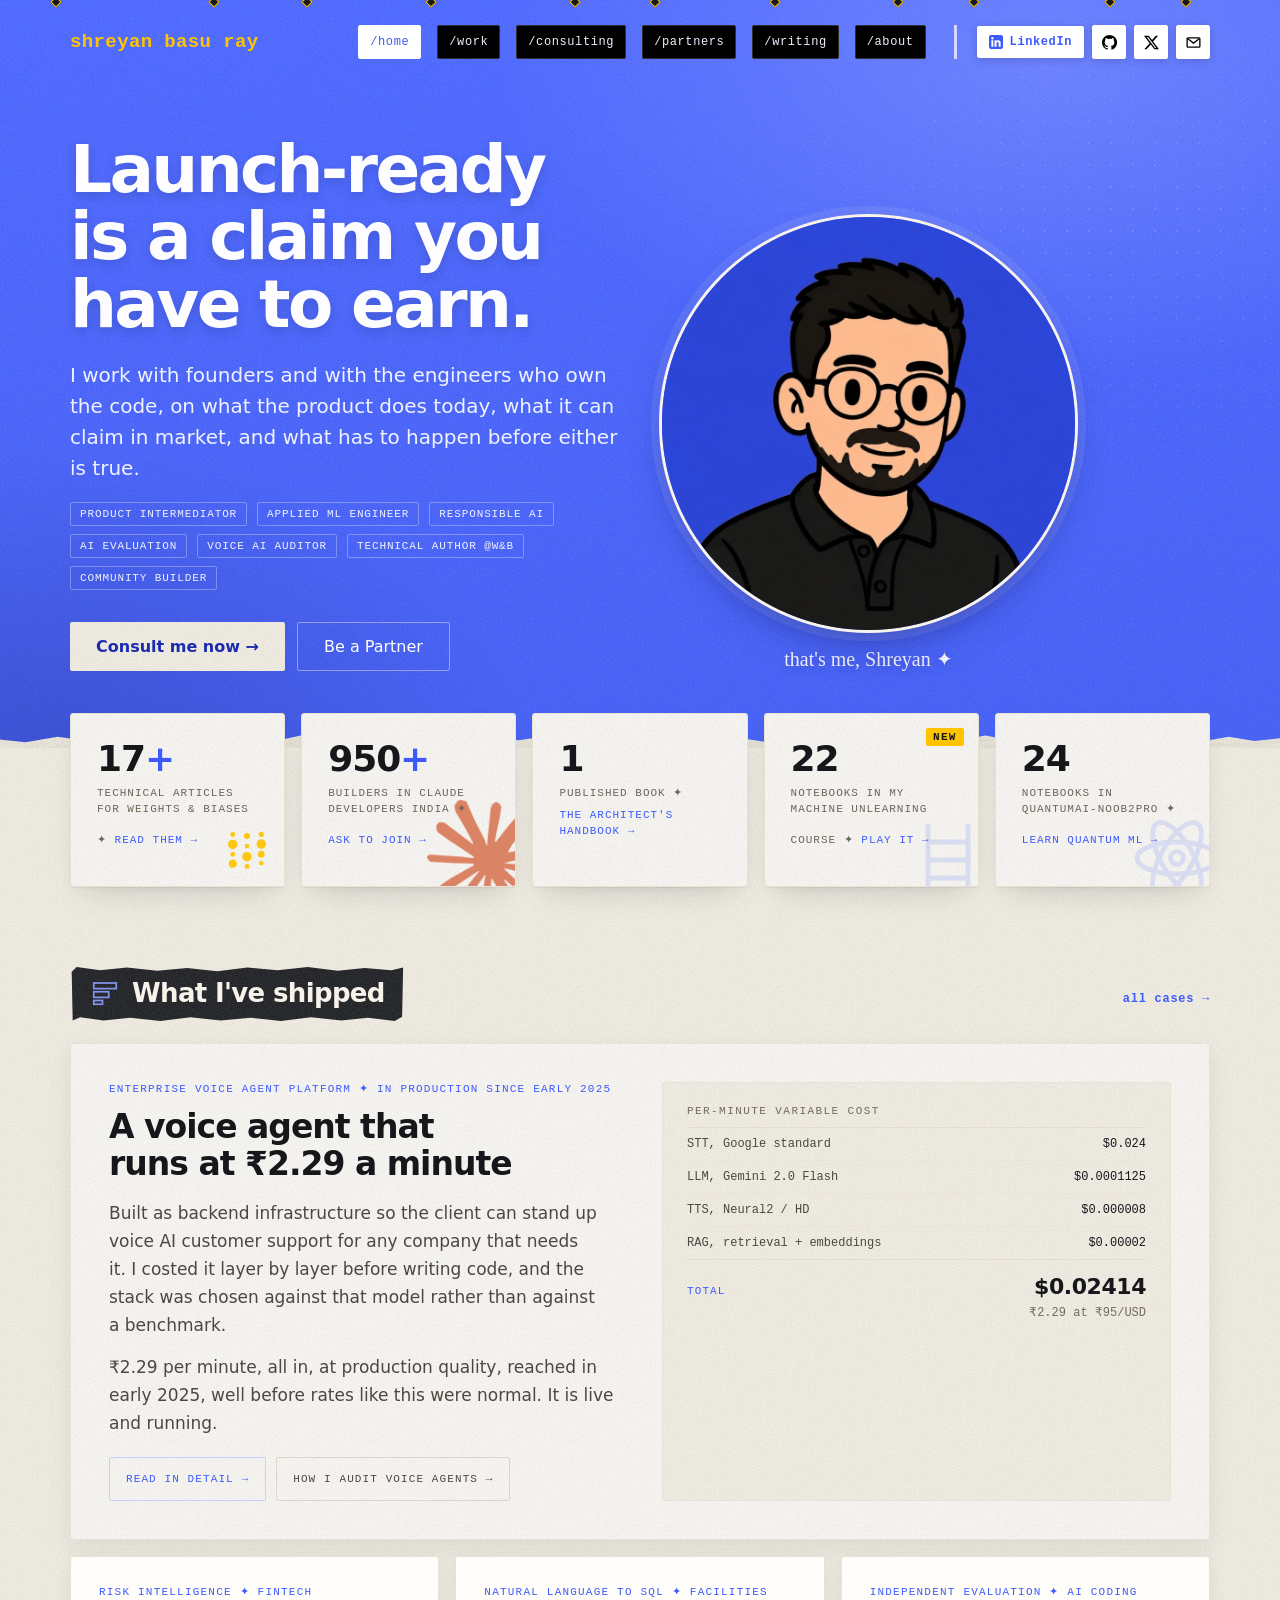
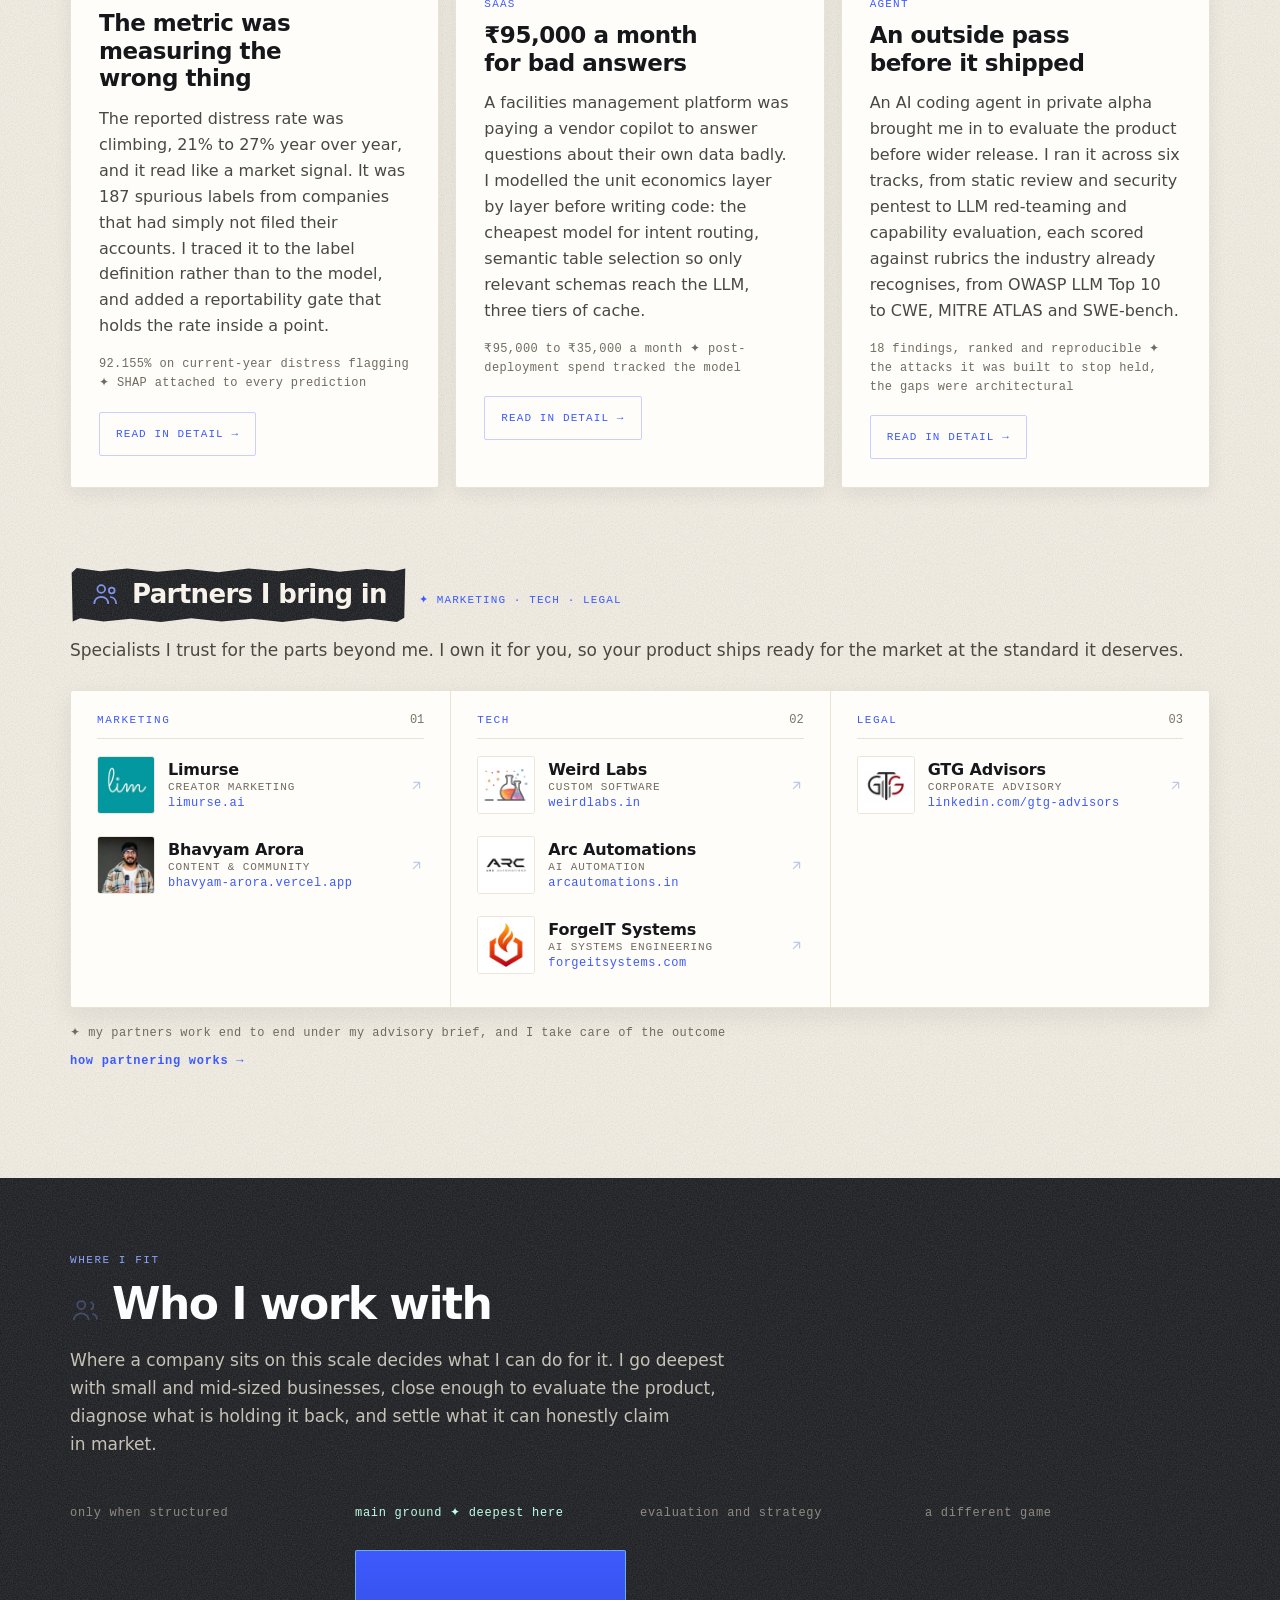
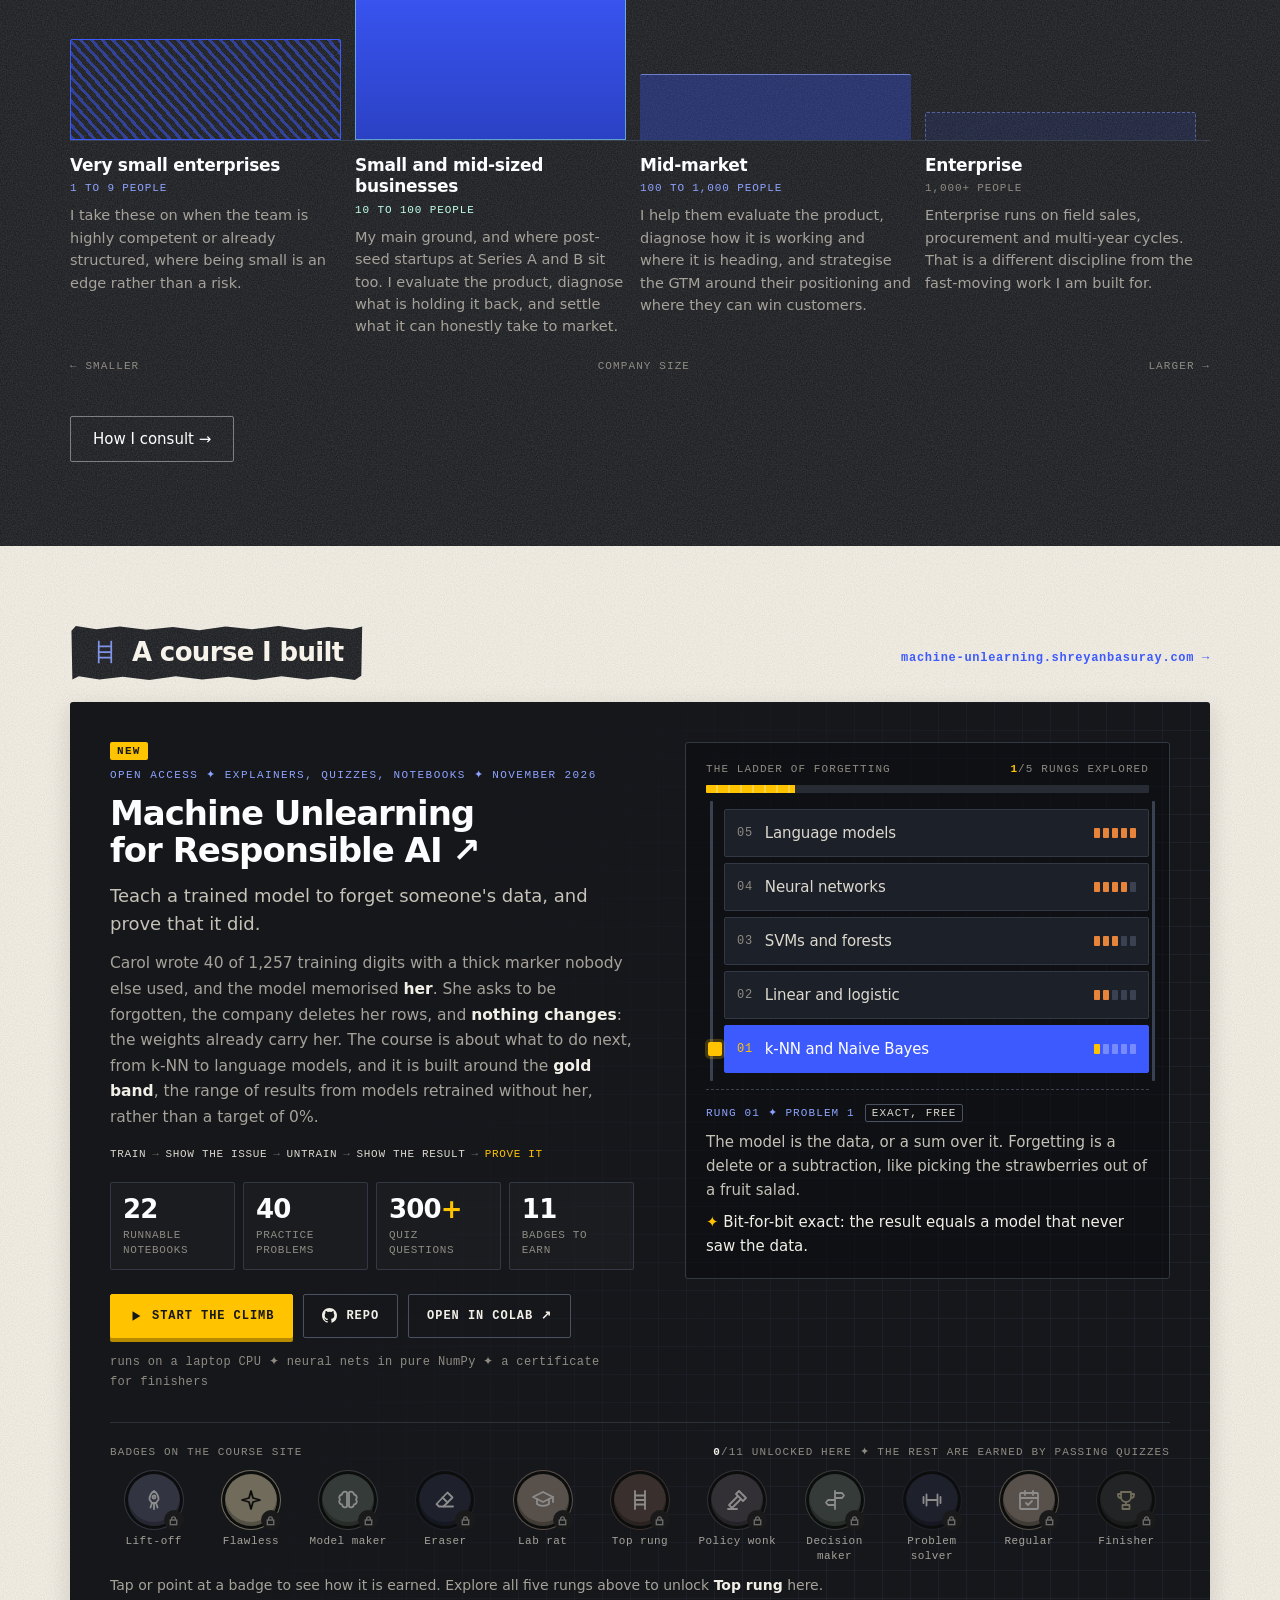
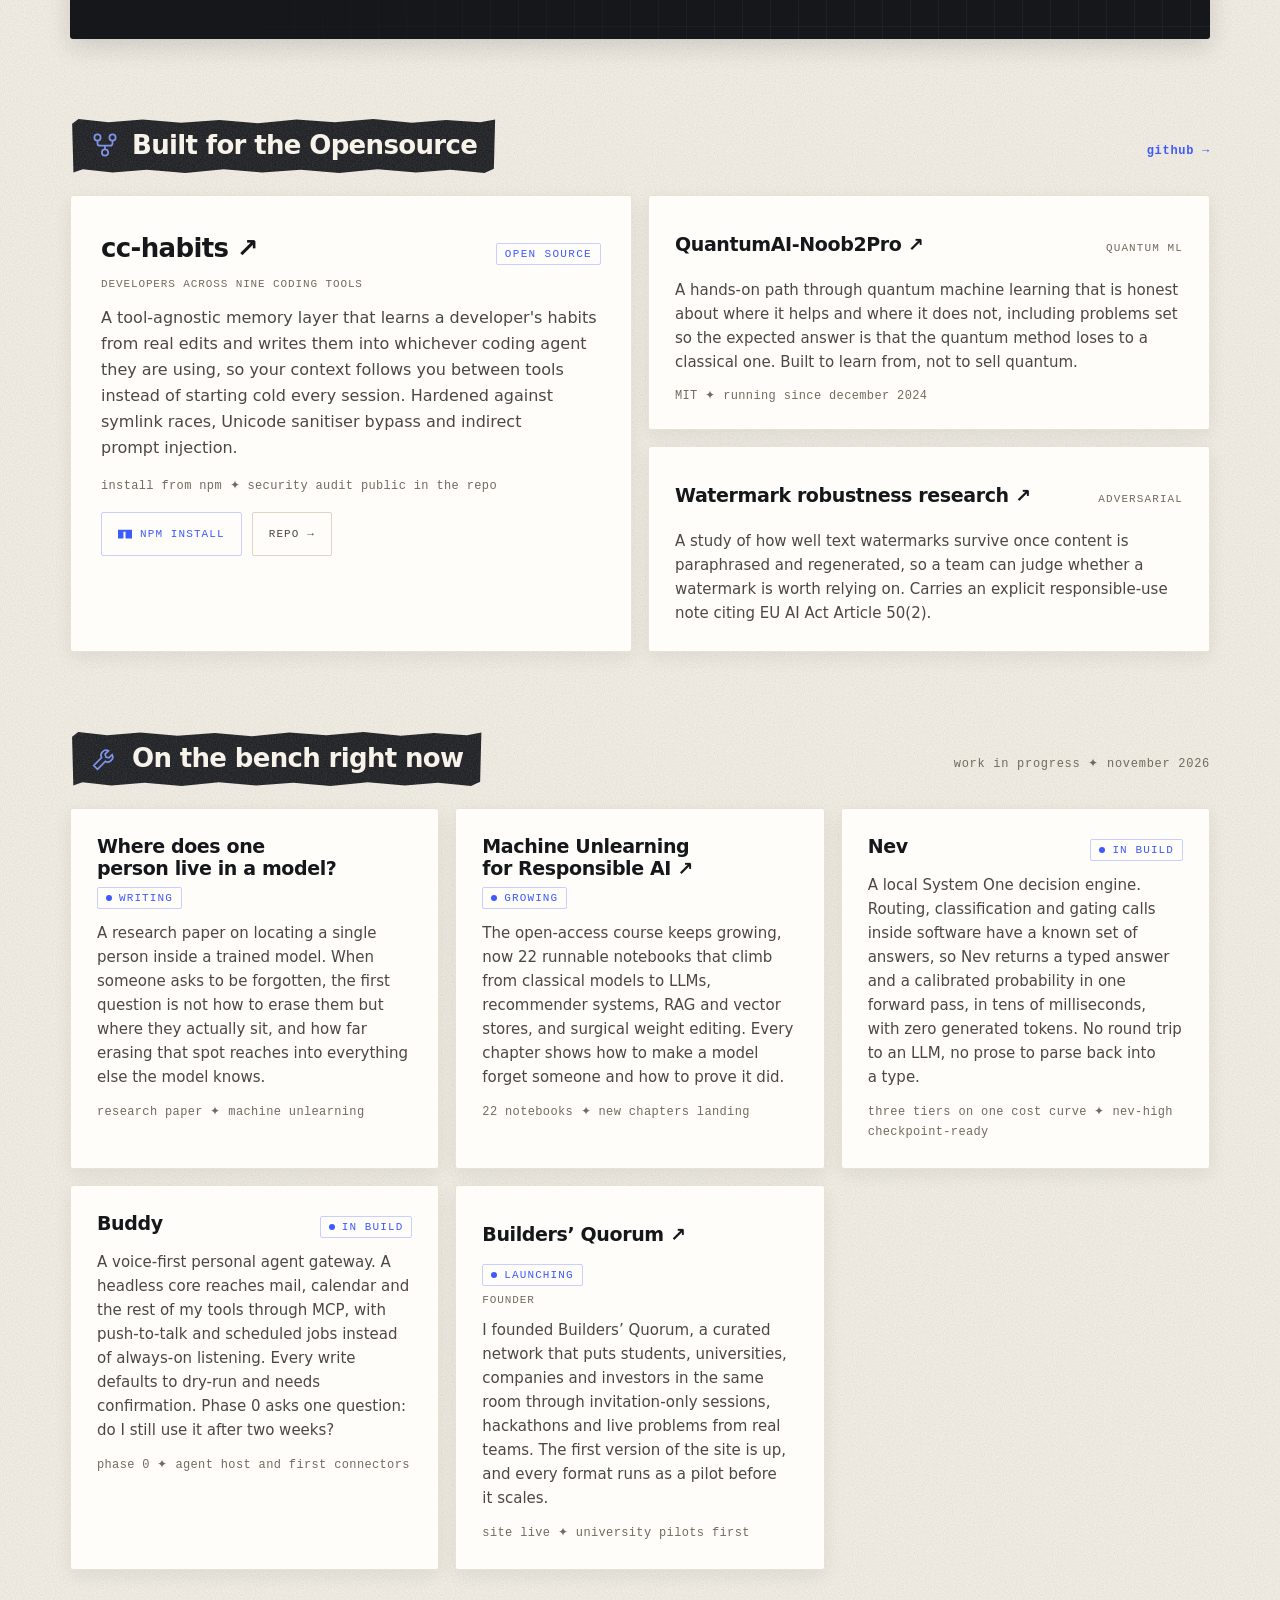
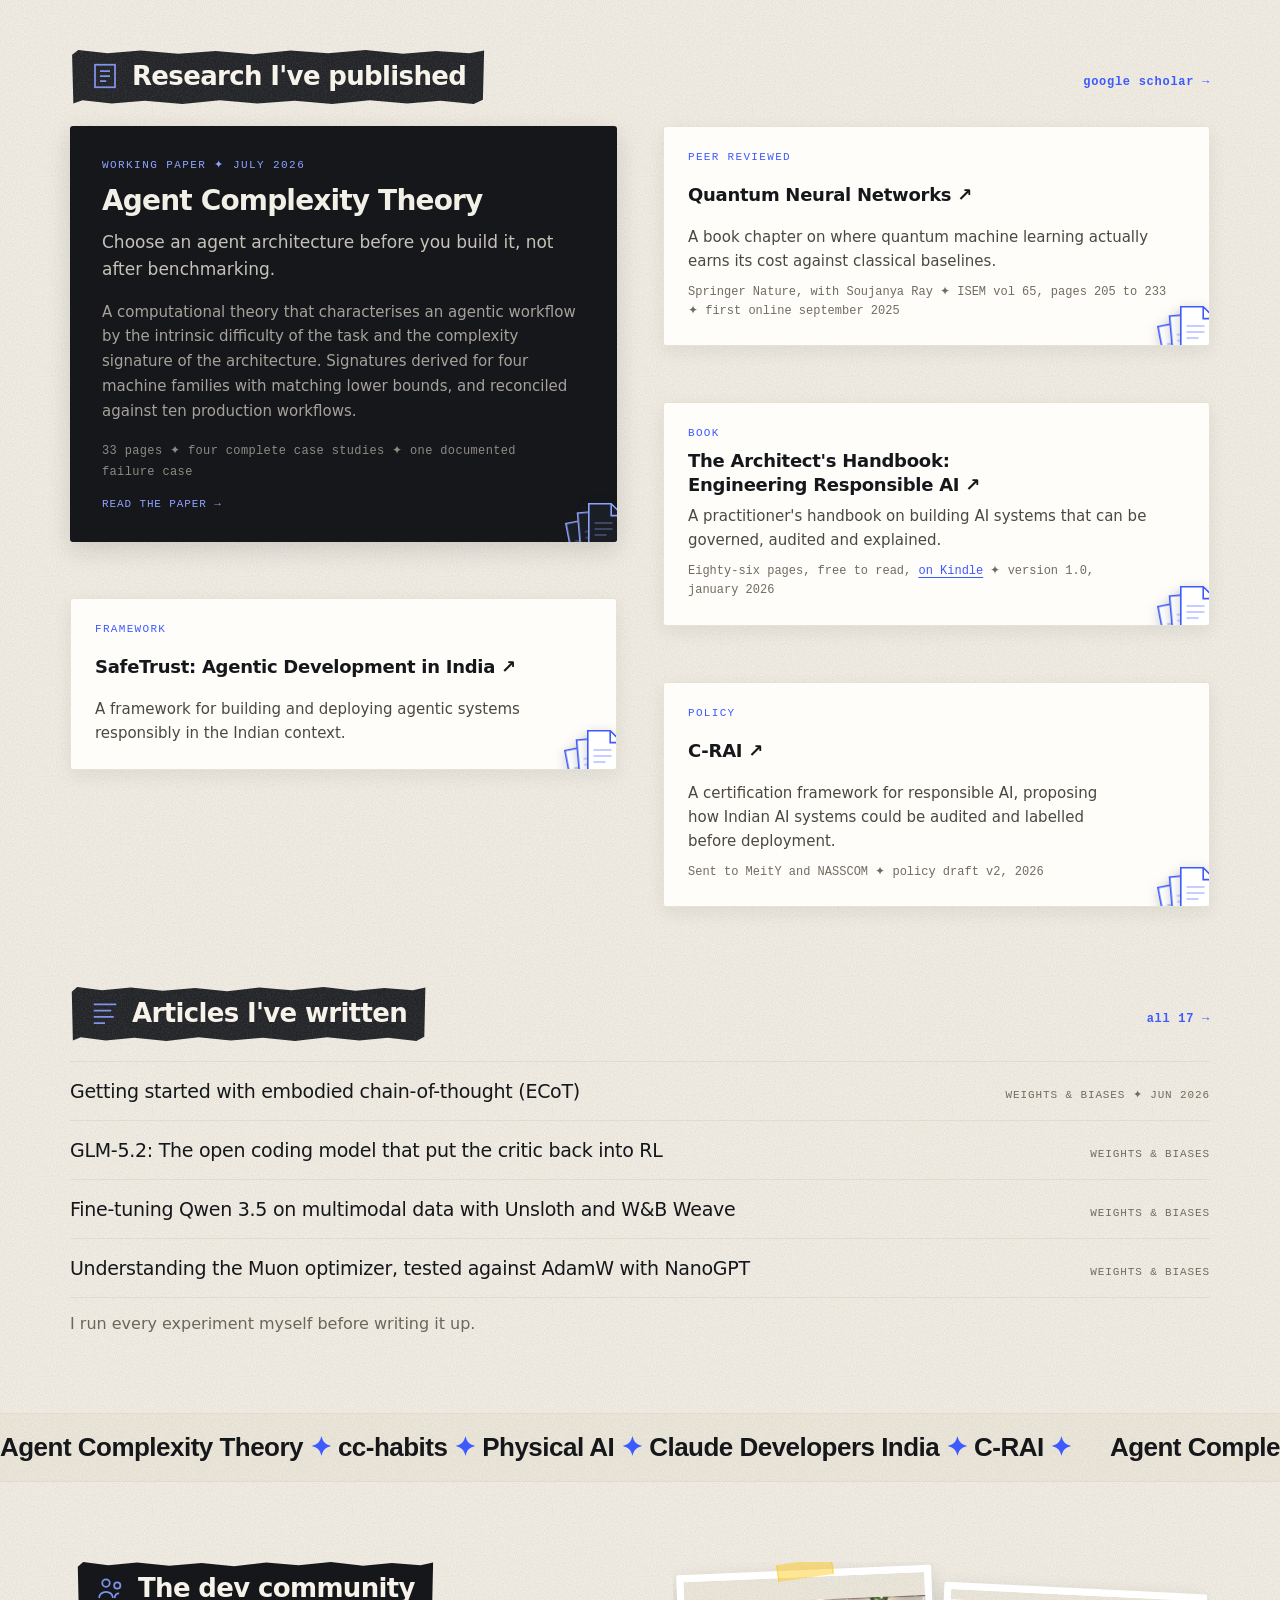
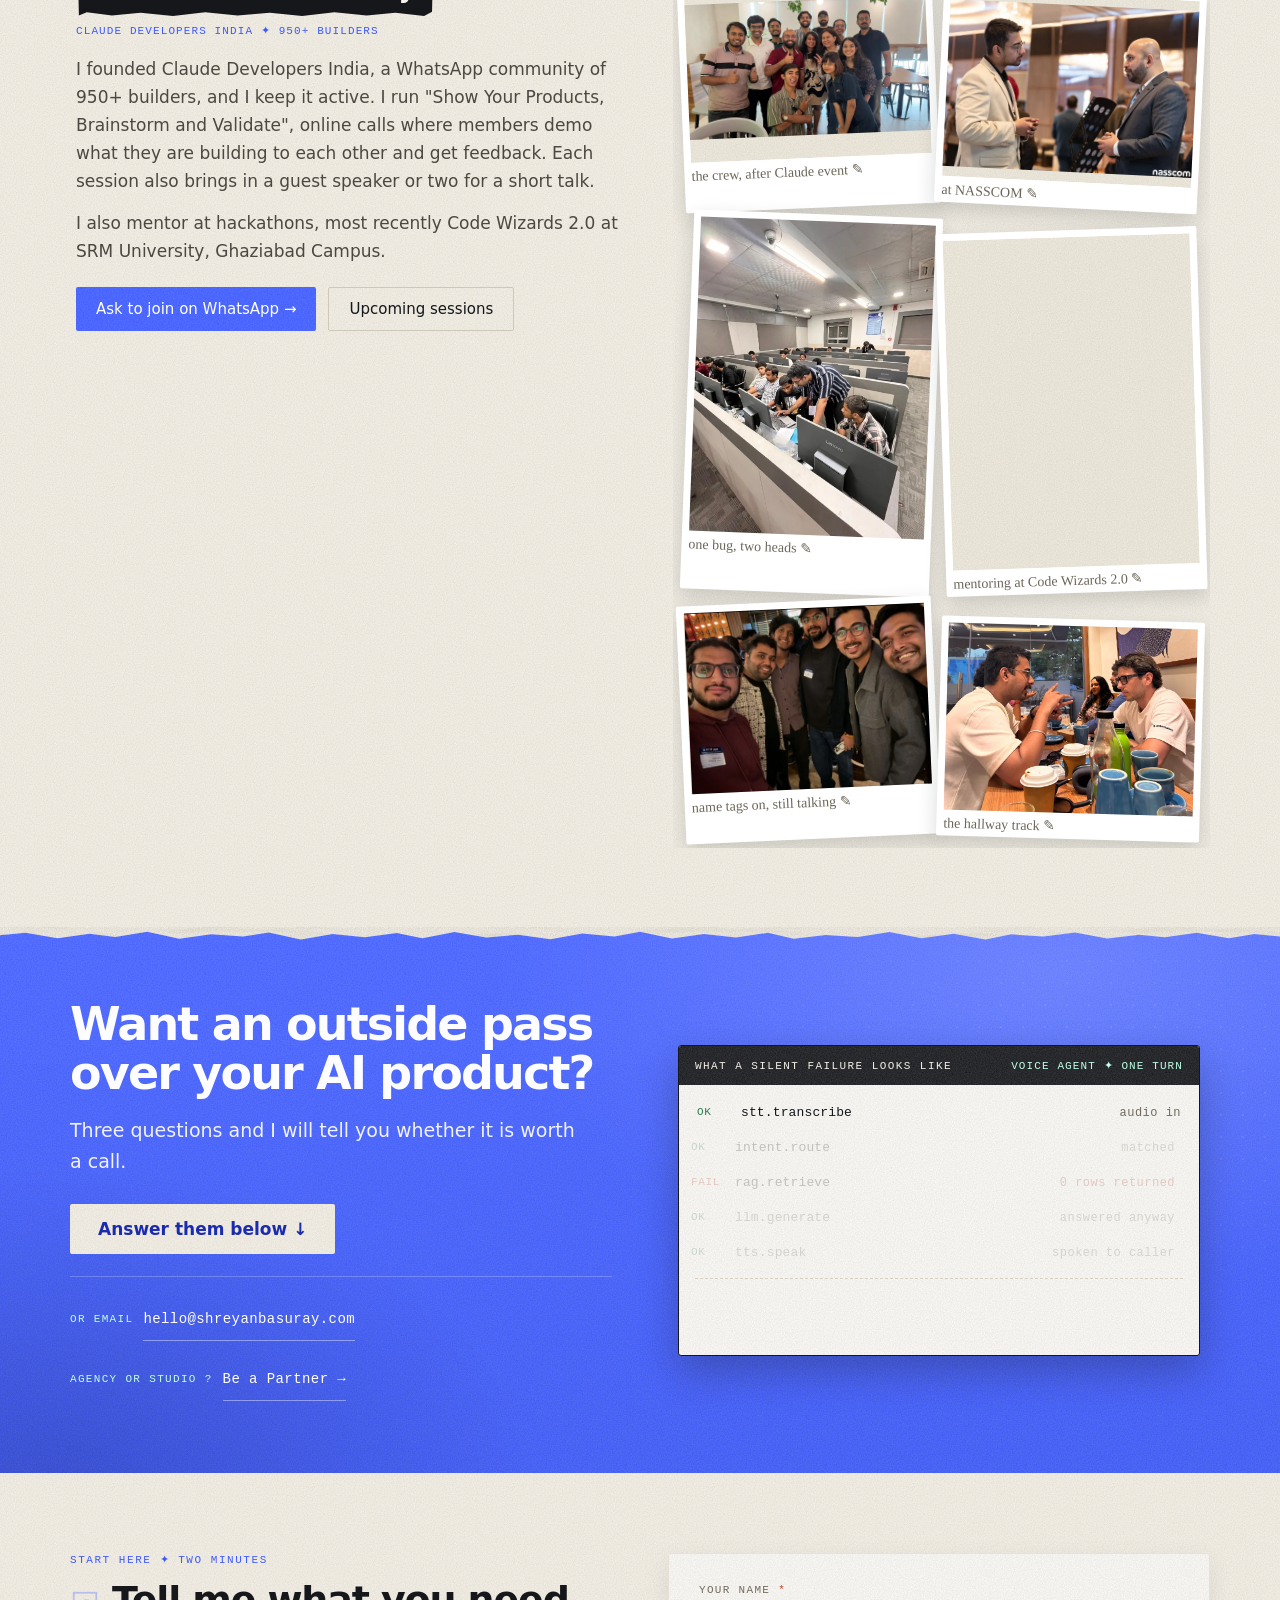
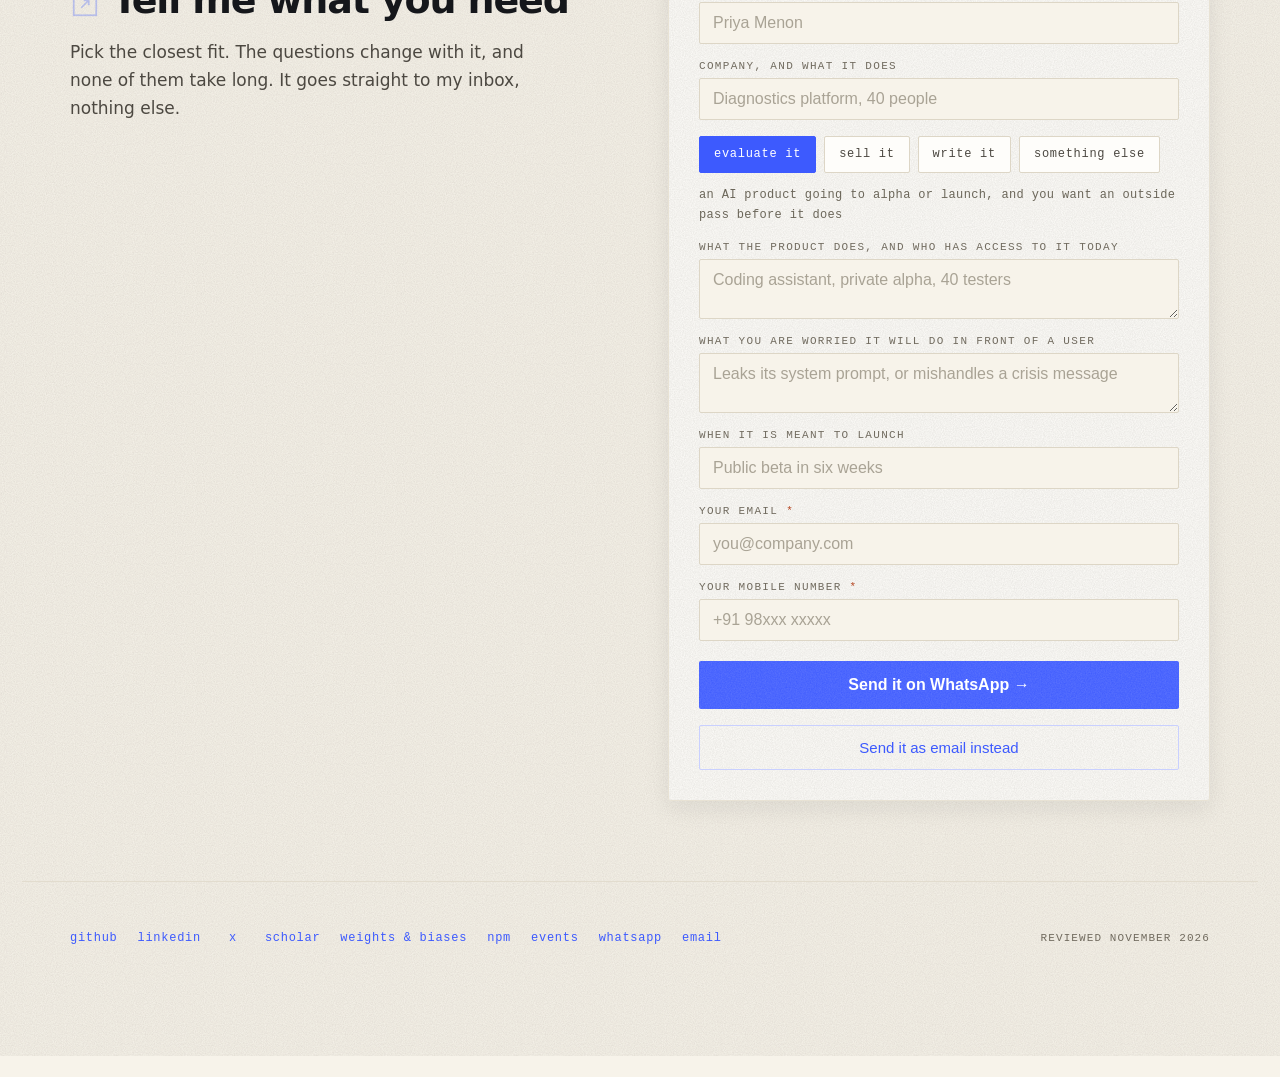
<file: index.html>
<!doctype html>
<html lang="en">
<head>
<meta charset="utf-8">
<meta name="viewport" content="width=device-width, initial-scale=1">
<meta http-equiv="Content-Security-Policy" content="default-src 'self'; script-src 'self' 'unsafe-inline'; style-src 'self' 'unsafe-inline' https://fonts.googleapis.com; font-src 'self' https://fonts.gstatic.com; img-src 'self' data:; connect-src 'self'; form-action 'none'; base-uri 'self'; object-src 'none'; frame-src 'none'; upgrade-insecure-requests">
<meta name="referrer" content="strict-origin-when-cross-origin">
<title>Shreyan Basu Ray | Voice AI Auditor &amp; AI Product Advisor</title>
<meta name="description" content="I advise founders and product teams on the path from AI product build to commercial launch: independent evaluation and red-team work on AI products, responsible AI readiness, and go-to-market grounded in what the product can honestly claim.">
<link rel="canonical" href="https://shreyanbasuray.com/">
<meta name="robots" content="index, follow, max-image-preview:large, max-snippet:-1, max-video-preview:-1">
<meta name="author" content="Shreyan Basu Ray">
<meta name="theme-color" content="#3D5AFE">
<meta property="og:type" content="profile">
<meta property="og:site_name" content="Shreyan Basu Ray">
<meta property="og:title" content="Shreyan Basu Ray | Voice AI Auditor &amp; AI Product Advisor">
<meta property="og:description" content="I advise founders and product teams on the path from AI product build to commercial launch: independent evaluation and red-team work on AI products, responsible AI readiness, and go-to-market grounded in what the product can honestly claim.">
<meta property="og:url" content="https://shreyanbasuray.com/">
<meta property="og:image" content="https://shreyanbasuray.com/assets/og.jpg">
<meta property="og:image:width" content="1200">
<meta property="og:image:height" content="630">
<meta property="og:image:alt" content="Shreyan Basu Ray, applied ML engineer and AI product advisor">
<meta property="og:locale" content="en_IN">
<meta name="twitter:card" content="summary_large_image">
<meta name="twitter:site" content="@shreyanbr">
<meta name="twitter:creator" content="@shreyanbr">
<meta name="twitter:title" content="Shreyan Basu Ray | Voice AI Auditor &amp; AI Product Advisor">
<meta name="twitter:description" content="I advise founders and product teams on the path from AI product build to commercial launch: independent evaluation and red-team work on AI products, responsible AI readiness, and go-to-market grounded in what the product can honestly claim.">
<meta name="twitter:image" content="https://shreyanbasuray.com/assets/og.jpg">
<link rel="icon" href="/favicon.ico" sizes="any">
<link rel="icon" type="image/png" sizes="32x32" href="/assets/icon-32.png">
<link rel="icon" type="image/png" sizes="48x48" href="/assets/icon-48.png">
<link rel="icon" type="image/png" sizes="192x192" href="/assets/icon-192.png">
<link rel="apple-touch-icon" sizes="180x180" href="/assets/icon-180.png">
<link rel="sitemap" type="application/xml" href="/sitemap.xml">
<link rel="preconnect" href="https://fonts.googleapis.com">
<link rel="preconnect" href="https://fonts.gstatic.com" crossorigin="">
<link href="https://fonts.googleapis.com/css2?family=Outfit:wght@300;400;500;600;700&amp;family=JetBrains+Mono:wght@400;500&amp;family=Caveat:wght@500&amp;display=swap" rel="stylesheet">
<style>
  body{margin:0;background:#F7F3EA;}
  a{color:#3D5AFE;text-decoration:none;}
  a:hover{color:#1B36C9;}
  @keyframes slide{from{transform:translateX(0)}to{transform:translateX(-50%)}}
  @keyframes fadeUp{from{opacity:0;transform:translateY(22px)}to{opacity:1;transform:none}}
  .bftab{font-family:'JetBrains Mono',monospace;font-size:12px;letter-spacing:.06em;padding:10px 14px;border:1px solid #DDD6C6;border-radius:2px;background:#FEFDFA;color:#4C4841;cursor:pointer;transition:background .18s ease,color .18s ease,border-color .18s ease,transform .18s ease;line-height:1.2;}
  .bftab:hover{border-color:#F0F2FF;color:#3D5AFE;transform:translateY(-2px)}
  .bftab[aria-selected="true"]{background:#3D5AFE;border-color:#3D5AFE;color:#FFFFFF;transform:none}
  /* --- mobile hygiene (WCAG 2.5.8 targets, iOS text inflation, no sideways scroll) --- */
  html{-webkit-text-size-adjust:100%;text-size-adjust:100%}
  body{overflow-x:hidden}
  @supports (overflow:clip){body{overflow-x:clip}}
  img,svg,video,canvas{max-width:100%}
  .taplink{display:inline-flex;align-items:center;min-height:44px;box-sizing:border-box}
  .snapgrid{overflow:hidden;padding:8px;box-sizing:border-box}
  /* --- navigation --- */
  .navchk{position:absolute;width:1px;height:1px;margin:-1px;padding:0;border:0;overflow:hidden;clip:rect(0 0 0 0);white-space:nowrap}
  .navburger{display:none}
  .navpanel{display:none}
  @media (max-width:820px){
    .cgrid{grid-template-columns:minmax(0,1fr) !important}
    .navdesk{display:none !important}
    .navburger{display:inline-flex;align-items:center;gap:10px;min-height:44px;padding:0 15px;border:1px solid rgba(255,255,255,.45);box-sizing:border-box;border-radius:2px;color:#FFFFFF;font-family:'JetBrains Mono',monospace;font-size:12px;letter-spacing:.12em;text-transform:uppercase;cursor:pointer;user-select:none}
    .navburger:hover{background:rgba(21,23,27,.16)}
    .navchk:focus-visible ~ .navbar .navburger{outline:2px solid #FFC300;outline-offset:2px}
    .navchk:checked ~ .navpanel{display:block}
    .navchk:checked ~ .navbar .navburger .bopen{display:none}
    .navchk:checked ~ .navbar .navburger .bshut{display:inline}
    .navburger .bshut{display:none}
  }
  .navlink{display:flex;align-items:center;justify-content:space-between;gap:12px;min-height:52px;padding:4px 0;font-family:'JetBrains Mono',monospace;font-size:14px;letter-spacing:.06em;color:#EDF0FF;border-bottom:1px solid rgba(255,255,255,.22)}
  .navlink[aria-current="page"]{color:#FFFFFF;font-weight:700}
  .navlink:hover{color:#FFFFFF}
  input::placeholder,textarea::placeholder{color:#A9A395;opacity:1}
  input::-webkit-input-placeholder,textarea::-webkit-input-placeholder{color:#A9A395}
  input:focus,textarea:focus,select:focus{border-color:#3D5AFE;outline:none;box-shadow:0 0 0 3px rgba(61,90,254,.14)}
  /* --- hero: portrait sits beside the headline, centred on it, on narrow screens --- */
  .hero-grid{display:grid;grid-template-columns:repeat(2,minmax(0,1fr));grid-template-areas:"head portrait" "body portrait";align-items:end;column-gap:clamp(28px,3vw,56px);row-gap:0;}
  .hero-head{grid-area:head;min-width:0;align-self:end;}
  .hero-body{grid-area:body;min-width:0;}
  .hero-portrait{grid-area:portrait;min-width:0;align-self:end;}
  @media (max-width:820px){
    .hero-grid{grid-template-columns:minmax(0,1fr) clamp(84px,26vw,148px);grid-template-areas:"head portrait" "body body";align-items:start;column-gap:18px;row-gap:0;}
    .hero-head{align-self:center;}
    .hero-head h1{font-size:clamp(24px,7.4vw,48px) !important;overflow-wrap:break-word;}
    .hero-portrait{align-self:center;justify-self:end;width:100% !important;}
    .hero-portrait p{font-size:12px !important;line-height:1.3 !important;max-width:100% !important;margin-top:7px !important;}
  }
  @media (prefers-reduced-motion:reduce){*{animation:none !important}}
  .mq{animation:slide 42s linear infinite;}
  @media (prefers-reduced-motion:reduce){.mq{animation:none}}
  .hit{position:relative}
  .hit::before{content:"";position:absolute;inset:-7px -6px}
  .flink{display:inline-flex;align-items:center;justify-content:center;min-height:44px;min-width:24px}
  /* whole-card links: the card's main link stretches over it, secondary links sit above */
  .cardlink::after{content:"";position:absolute;inset:0;z-index:1}
  .cardraise{position:relative;z-index:2}
  /* silent-failure trace: steps through one call turn when it scrolls into view (armed by the script) */
  [data-trace] .trow{transition:opacity .35s ease,transform .35s cubic-bezier(.22,.7,.2,1),background-color .35s ease,border-color .35s ease}
  [data-trace].tr-arm .trow:not(.on){opacity:.22;transform:translateX(-6px)}
  [data-trace].tr-arm .tfail:not(.on){background-color:transparent !important;border-left-color:transparent !important}
  [data-trace] .tfail.on{animation:failFlash .9s ease-out}
  @keyframes failFlash{25%{box-shadow:inset 0 0 0 2px rgba(217,67,42,.6)}100%{box-shadow:inset 0 0 0 0 rgba(217,67,42,0)}}
  [data-trace] .trow.on .tstat{animation:statPop .32s cubic-bezier(.3,1.6,.5,1)}
  @keyframes statPop{from{opacity:0;transform:scale(.4)}}
  [data-trace] .tend{transition:opacity .5s ease,transform .5s cubic-bezier(.22,.7,.2,1)}
  [data-trace].tr-arm .tend:not(.on){opacity:0;transform:translateY(6px)}
  /* cost table: line items tick in, then the totals count up */
  [data-costs] .crow{transition:opacity .3s ease,transform .3s cubic-bezier(.22,.7,.2,1)}
  [data-costs].tr-arm .crow:not(.on){opacity:0;transform:translateY(4px)}
  [data-count]{font-variant-numeric:tabular-nums}
  /* community photos drop onto the board, each landing at its own tilt (--r) */
  @keyframes snapDrop{from{opacity:0;transform:translateY(-26px) rotate(calc(var(--r) - 7deg)) scale(1.05)}to{opacity:1;transform:rotate(var(--r))}}
</style>
<style>picture{display:contents}img{max-width:100%}:focus{outline:2px solid #FFC300;outline-offset:2px}:focus:not(:focus-visible){outline:none}:focus-visible{outline:2px solid #FFC300;outline-offset:2px}
  /* two-tone focus ring: the yellow reads on blue and ink, the dark inner edge reads on cream */
  :focus-visible:not(input):not(textarea):not(select){box-shadow:0 0 0 2px #15171B !important}
  /* reduced motion: stop transitions too, not just keyframe animations */
  @media (prefers-reduced-motion:reduce){*,*::before,*::after{transition-duration:.01ms !important;transition-delay:0s !important}}
  /* scroll reveal: below-the-fold entrances wait until they are on screen (set by the script at the end of body) */
  .rv{opacity:0;animation-name:none !important}
  /* torn-paper headings settle in like a taped note */
  @keyframes tapeIn{0%{opacity:0;transform:translateY(12px) rotate(-3deg) scale(.97)}60%{opacity:1;transform:translateY(0) rotate(.6deg) scale(1.01)}100%{opacity:1;transform:none}}
  /* page to page: the content cross-fades while the nav bar holds still (browsers without view transitions just navigate) */
  @view-transition{navigation:auto}
  .navbar{view-transition-name:site-nav}
  ::view-transition-old(root){animation:vtOut .16s ease-in both}
  ::view-transition-new(root){animation:vtIn .34s cubic-bezier(.22,.7,.2,1) both}
  @keyframes vtOut{to{opacity:0}}
  @keyframes vtIn{from{opacity:0;transform:translateY(8px)}}
  @media (prefers-reduced-motion:reduce){::view-transition-group(*),::view-transition-old(*),::view-transition-new(*){animation:none !important}}
  /* floating WhatsApp button: bottom right on every page, held still across page transitions */
  .wafab{position:fixed;right:max(16px,env(safe-area-inset-right));bottom:max(16px,env(safe-area-inset-bottom));z-index:50;display:inline-flex;align-items:center;gap:10px;min-height:48px;padding:0 18px 0 14px;box-sizing:border-box;border-radius:2px;background:#15171B;color:#FFFFFF;border:1px solid rgba(255,255,255,.3);box-shadow:0 10px 26px rgba(21,23,27,.3);font-family:'JetBrains Mono',monospace;font-size:12px;letter-spacing:.08em;text-transform:uppercase;font-weight:500;view-transition-name:wa-fab;transition:transform .25s ease,opacity .25s ease,visibility .25s,background-color .18s ease,box-shadow .18s ease}
  .wafab svg{flex:0 0 auto;color:#25D366;transition:color .18s ease}
  .wafab.is-away{opacity:0;visibility:hidden;transform:translateY(12px)}
  .wafab:hover{color:#FFFFFF;background:#3D5AFE;transform:translateY(-2px);box-shadow:0 14px 30px rgba(21,23,27,.34)}
  .wafab:hover svg{color:#FFFFFF}
  @media (max-width:520px){
    .wafab{width:52px;min-height:52px;padding:0;justify-content:center}
    .wafab-label{position:absolute;width:1px;height:1px;overflow:hidden;clip:rect(0 0 0 0);white-space:nowrap}
  }
  @media print{.wafab{display:none}}
  @media (min-width:821px) and (max-width:1140px){.navdesk > div + div{border-left:0 !important;padding-left:0 !important}}
  @media (max-width:520px){.herocta > a{flex:1 1 100%;justify-content:center}}
  /* mobile menu */
  @keyframes navIn{from{opacity:0;transform:translateY(-8px)}to{opacity:1;transform:none}}
  .navchk:checked ~ .navpanel{animation:navIn .24s cubic-bezier(.22,.7,.2,1)}
  .navlink[aria-current="page"] span{color:#FFC300}
</style>
<style>.hv1:hover{background:#FFFFFF !important;color:#3D5AFE !important;border-color:#FFFFFF !important}.hv1:focus-visible{background:#FFFFFF !important;color:#3D5AFE !important;border-color:#FFFFFF !important}.hv2:hover{background:#FFFFFF !important;color:#3D5AFE !important}.hv2:focus-visible{background:#FFFFFF !important;color:#3D5AFE !important}.hv3:hover{background:rgba(255,255,255,.14) !important;color:#FFFFFF !important}.hv3:focus-visible{background:rgba(255,255,255,.14) !important;color:#FFFFFF !important}.hv4:hover{background:#FFFFFF !important}.hv4:focus-visible{background:#FFFFFF !important}.hv5:hover{background:rgba(255,255,255,.12) !important}.hv5:focus-visible{background:rgba(255,255,255,.12) !important}.hv6:hover{transform:translateY(-3px) !important;box-shadow:0 12px 26px rgba(21,23,27,.11) !important}.hv6:focus-visible{transform:translateY(-3px) !important;box-shadow:0 12px 26px rgba(21,23,27,.11) !important}.hv7:hover{background:#3D5AFE !important;color:#FFFFFF !important;border-color:#3D5AFE !important}.hv7:focus-visible{background:#3D5AFE !important;color:#FFFFFF !important;border-color:#3D5AFE !important}.hv8:hover{transform:translateY(-3px) !important;box-shadow:0 12px 28px rgba(21,23,27,.11) !important}.hv8:focus-visible{transform:translateY(-3px) !important;box-shadow:0 12px 28px rgba(21,23,27,.11) !important}.hv9:hover{color:#3D5AFE !important}.hv9:focus-visible{color:#3D5AFE !important}.hv10:hover{background:#F2EDE1 !important}.hv10:focus-visible{background:#F2EDE1 !important}.hv11:hover{transform:translateY(-3px) !important;box-shadow:0 16px 34px rgba(21,23,27,.2) !important}.hv11:focus-visible{transform:translateY(-3px) !important;box-shadow:0 16px 34px rgba(21,23,27,.2) !important}.hv12:hover{background:#1B36C9 !important}.hv12:focus-visible{background:#1B36C9 !important}.hv13:hover{color:#FFFFFF !important}.hv13:focus-visible{color:#FFFFFF !important}.hv14:hover{transform:translateY(-4px) !important;border-color:#3D5AFE !important}.hv14:focus-visible{transform:translateY(-4px) !important;border-color:#3D5AFE !important}.hv15:hover{background:#EEF1FF !important}.hv15:focus-visible{background:#EEF1FF !important}.hv16:hover{background:rgba(255,255,255,.13) !important}.hv16:focus-visible{background:rgba(255,255,255,.13) !important}.hv17:hover{border-color:#FFFFFF !important}.hv17:focus-visible{border-color:#FFFFFF !important}.hvli:hover{background:#EEF1FF !important;color:#1B2BAE !important}.hvli:focus-visible{background:#EEF1FF !important;color:#1B2BAE !important}</style>
<style>
  /* engagement scale: bar height = depth of engagement, axis = company size */
  .esc{display:grid;grid-template-columns:repeat(4,minmax(0,1fr));gap:0;}
  .esc-seg{display:flex;flex-direction:column;min-width:0;}
  .esc-cap{font-family:'JetBrains Mono',monospace;font-size:12px;letter-spacing:.06em;line-height:1.5;color:#8F8B83;margin-bottom:10px;padding-right:14px;min-height:3em;}
  .esc-barwrap{height:190px;display:flex;flex-direction:column;justify-content:flex-end;padding-right:14px;}
  .esc-bar{border-radius:2px 2px 0 0;height:var(--d);animation:escGrow .9s cubic-bezier(.22,.7,.2,1) both;transform-origin:bottom;}
  .esc-info{border-top:1px solid #3A4252;padding:14px 14px 0 0;}
  .esc-name{font-size:17px;font-weight:600;letter-spacing:-.015em;color:#FDFCFF;line-height:1.25;}
  .esc-kick{font-family:'JetBrains Mono',monospace;font-size:11px;letter-spacing:.08em;text-transform:uppercase;color:#8EA3FF;margin-top:6px;}
  .esc-desc{margin:10px 0 0;font-size:14.5px;line-height:1.55;color:#A6A29A;}
  .esc-axislabels{display:flex;justify-content:space-between;margin-top:22px;font-family:'JetBrains Mono',monospace;font-size:11px;letter-spacing:.1em;text-transform:uppercase;color:#8F8B83;}
  @keyframes escGrow{from{transform:scaleY(.15);opacity:0}to{transform:scaleY(1);opacity:1}}
  @media(max-width:720px){
    .esc{grid-template-columns:minmax(0,1fr);gap:26px;}
    .esc-cap{min-height:0;margin-bottom:8px;padding-right:0;}
    .esc-barwrap{height:auto;display:block;padding-right:0;}
    .esc-bar{height:14px !important;width:var(--d);border-radius:0 2px 2px 0;transform-origin:left;animation:none;}
    .esc-info{border-top:0;padding:12px 0 0 0;}
    .esc-desc{font-size:15px;}
    .esc-axislabels{display:none;}
  }
  @media(prefers-reduced-motion:reduce){.esc-bar{animation:none}}
</style>
<style>
  .wip-pill{display:inline-flex;align-items:center;gap:7px;font-family:'JetBrains Mono',monospace;font-size:11px;letter-spacing:.1em;text-transform:uppercase;color:#3D5AFE;border:1px solid #C9D0FF;padding:4px 8px;border-radius:2px;}
  .wip-pill::before{content:"";width:6px;height:6px;border-radius:50%;background:#3D5AFE;animation:wipPulse 1.8s ease-in-out infinite;}
  @keyframes wipPulse{0%,100%{opacity:1;}50%{opacity:.25;}}
  @media (prefers-reduced-motion: reduce){.wip-pill::before{animation:none;}}
  /* machine unlearning course: a quest board. The ladder is explored rung by rung, and seeing every rung unlocks a badge */
  .mu{position:relative;overflow:hidden;isolation:isolate;background:#15171B;color:#F2EFE7;border-radius:3px;padding:clamp(24px,4vw,40px);box-shadow:0 8px 24px rgba(21,23,27,.14);margin-top:22px;}
  .mu::before{content:"";position:absolute;inset:0;z-index:-1;pointer-events:none;background-image:linear-gradient(rgba(142,163,255,.07) 1px,transparent 1px),linear-gradient(90deg,rgba(142,163,255,.07) 1px,transparent 1px);background-size:28px 28px;mask-image:linear-gradient(115deg,transparent 30%,#000 75%);-webkit-mask-image:linear-gradient(115deg,transparent 30%,#000 75%);}
  .mu-grid{display:grid;grid-template-columns:minmax(0,1.08fr) minmax(0,1fr);gap:clamp(28px,4vw,52px);align-items:start;}
  .mu-kick{font-family:'JetBrains Mono',monospace;font-size:11px;letter-spacing:.13em;text-transform:uppercase;color:#8EA3FF;display:flex;flex-wrap:wrap;align-items:center;gap:8px;}
  .mu-new{background:#FFC300;color:#15171B;font-weight:700;padding:3px 7px;border-radius:2px;letter-spacing:.12em;}
  .mu h3{margin:14px 0 0;font-size:clamp(26px,3.2vw,34px);font-weight:600;letter-spacing:-.03em;line-height:1.1;}
  .mu h3 a{color:#FDFCFF;}
  .mu h3 a:hover{color:#FFC300;}
  .mu-lead{margin:12px 0 0;font-size:18px;line-height:1.55;color:#C6C2B7;}
  .mu-body{margin:14px 0 0;font-size:15.5px;line-height:1.65;color:#A6A29A;}
  .mu-body b{color:#F2EFE7;font-weight:600;}
  .mu-loop{display:flex;flex-wrap:wrap;gap:6px;margin:18px 0 0;padding:0;list-style:none;font-family:'JetBrains Mono',monospace;font-size:11px;letter-spacing:.06em;text-transform:uppercase;}
  .mu-loop li{display:inline-flex;align-items:center;gap:6px;color:#DCD8CE;}
  .mu-loop li + li::before{content:"→";color:#6E6A62;}
  .mu-loop li:last-child{color:#FFC300;}
  .mu-hud{display:grid;grid-template-columns:repeat(4,minmax(0,1fr));gap:8px;margin-top:22px;}
  .mu-stat{border:1px solid #333944;border-radius:2px;padding:12px 12px 11px;background:rgba(255,255,255,.02);}
  .mu-stat b{display:block;font-size:26px;font-weight:600;letter-spacing:-.03em;color:#FDFCFF;line-height:1.1;}
  .mu-stat .l{display:block;margin-top:4px;font-family:'JetBrains Mono',monospace;font-size:11px;letter-spacing:.06em;text-transform:uppercase;color:#8F8B83;line-height:1.35;}
  .mu-cta{display:flex;flex-wrap:wrap;gap:10px;margin-top:24px;}
  .mu-btn{display:inline-flex;align-items:center;gap:9px;min-height:44px;box-sizing:border-box;padding:0 18px;border-radius:2px;font-family:'JetBrains Mono',monospace;font-size:12px;letter-spacing:.08em;text-transform:uppercase;font-weight:600;border:1px solid #4A5160;color:#F2EFE7;transition:background .18s ease,color .18s ease,border-color .18s ease,transform .18s ease;}
  .mu-btn:hover{color:#FFFFFF;border-color:#F2EFE7;transform:translateY(-2px);}
  .mu-btn--go{background:#FFC300;border-color:#FFC300;color:#15171B;box-shadow:0 4px 0 #B88A00;}
  .mu-btn--go:hover{background:#FFD23F;border-color:#FFD23F;color:#15171B;transform:translateY(-2px);box-shadow:0 6px 0 #B88A00;}
  .mu-btn--go:active{transform:translateY(2px);box-shadow:0 1px 0 #B88A00;}
  .mu-fine{margin:14px 0 0;font-family:'JetBrains Mono',monospace;font-size:12px;letter-spacing:.03em;color:#8F8B83;line-height:1.7;}

  /* the ladder: rung 1 at the bottom, so the list is reversed on screen but read in order */
  .mu-board{border:1px solid #333944;border-radius:3px;padding:20px;background:rgba(10,12,16,.55);}
  .mu-boardhead{display:flex;justify-content:space-between;align-items:baseline;gap:12px;font-family:'JetBrains Mono',monospace;font-size:11px;letter-spacing:.1em;text-transform:uppercase;color:#8F8B83;}
  .mu-boardhead b{color:#FFC300;font-weight:600;}
  .mu-xp{height:8px;margin-top:10px;background:#262B34;border-radius:1px;overflow:hidden;}
  .mu-xp i{display:block;height:100%;width:var(--xp,0%);background:repeating-linear-gradient(90deg,#FFC300 0 10px,#FFD23F 10px 12px);transition:width .5s cubic-bezier(.22,.7,.2,1);}
  .mu-rungs{list-style:none;margin:16px 0 0;padding:0 0 0 18px;display:flex;flex-direction:column-reverse;gap:6px;position:relative;}
  .mu-rungs::before,.mu-rungs::after{content:"";position:absolute;top:-8px;bottom:-8px;width:3px;background:#3A4252;border-radius:1px;}
  .mu-rungs::before{left:4px;}
  .mu-rungs::after{right:-6px;}
  .mu-rung{display:grid;grid-template-columns:auto minmax(0,1fr) auto;align-items:center;gap:12px;width:100%;min-height:48px;box-sizing:border-box;padding:8px 12px;border:1px solid #333944;border-radius:2px;background:#1C2028;color:#DCD8CE;font-family:Outfit,system-ui,sans-serif;font-size:15px;text-align:left;cursor:pointer;position:relative;transition:background .18s ease,border-color .18s ease,transform .18s ease,color .18s ease;}
  .mu-rung:hover{border-color:#8EA3FF;transform:translateX(3px);}
  .mu-rung[aria-pressed="true"]{background:#3D5AFE;border-color:#3D5AFE;color:#FFFFFF;}
  .mu-rung .n{font-family:'JetBrains Mono',monospace;font-size:12px;color:#8F8B83;letter-spacing:.06em;}
  .mu-rung[aria-pressed="true"] .n{color:#FFC300;}
  .mu-rung .t{font-weight:500;letter-spacing:-.01em;}
  .mu-pips{display:inline-flex;gap:3px;}
  .mu-pips i{width:6px;height:10px;background:#3A4252;border-radius:1px;}
  .mu-pips i.on{background:#E8833A;}
  .mu-rung[aria-pressed="true"] .mu-pips i{background:rgba(255,255,255,.3);}
  .mu-rung[aria-pressed="true"] .mu-pips i.on{background:#FFC300;}
  .mu-rung.seen:not([aria-pressed="true"]) .n::after{content:" ✓";color:#5FBF8A;}
  /* the climber: a yellow token that hops to the chosen rung */
  .mu-token{position:absolute;left:-17px;top:50%;width:14px;height:14px;margin-top:-7px;background:#FFC300;border-radius:2px;box-shadow:0 0 0 3px rgba(255,195,0,.22);opacity:0;transform:scale(.4);transition:opacity .2s ease,transform .3s cubic-bezier(.3,1.6,.5,1);}
  .mu-rung[aria-pressed="true"] .mu-token{opacity:1;transform:none;animation:muHop .42s cubic-bezier(.3,1.6,.5,1);}
  @keyframes muHop{0%{transform:translateY(14px) scale(.6)}60%{transform:translateY(-5px) scale(1.1)}100%{transform:none}}
  .mu-panel{margin-top:16px;border-top:1px dashed #3A4252;padding-top:14px;min-height:150px;}
  .mu-panel .k{font-family:'JetBrains Mono',monospace;font-size:11px;letter-spacing:.1em;text-transform:uppercase;color:#8EA3FF;display:flex;flex-wrap:wrap;gap:6px 10px;align-items:center;}
  .mu-panel .g{border:1px solid #4A5160;padding:2px 6px;border-radius:2px;color:#DCD8CE;}
  .mu-panel .g.open{border-color:#E8833A;color:#FFB27A;}
  .mu-panel p{margin:8px 0 0;font-size:15px;line-height:1.6;color:#C6C2B7;}
  .mu-panel .f{color:#F2EFE7;}
  .mu-panel .f::before{content:"✦ ";color:#FFC300;}
  .mu-panel.swap{animation:muSwap .3s cubic-bezier(.22,.7,.2,1);}
  @keyframes muSwap{from{opacity:0;transform:translateY(6px)}}
  .mu-toast{display:flex;align-items:center;gap:12px;margin-top:14px;padding:10px 12px;border:1px solid #FFC300;border-radius:2px;background:rgba(255,195,0,.08);color:#F2EFE7;font-size:14px;line-height:1.45;}
  .mu-toast[hidden]{display:none;}
  .mu-toast.pop{animation:muPop .5s cubic-bezier(.3,1.6,.5,1);}
  .mu-toast small{display:block;font-family:'JetBrains Mono',monospace;font-size:11px;letter-spacing:.1em;text-transform:uppercase;color:#FFC300;}
  .mu-toast a{color:#FFC300;text-decoration:underline;text-underline-offset:3px;}
  @keyframes muPop{0%{opacity:0;transform:scale(.9)}100%{opacity:1;transform:none}}

  /* badge shelf: locked until earned on the course site; Top rung unlocks here */
  .mu-shelf{margin-top:30px;border-top:1px solid #2B303A;padding-top:22px;}
  .mu-shelfhead{display:flex;flex-wrap:wrap;justify-content:space-between;align-items:baseline;gap:8px 16px;font-family:'JetBrains Mono',monospace;font-size:11px;letter-spacing:.1em;text-transform:uppercase;color:#8F8B83;}
  .mu-shelfhead b{color:#F2EFE7;font-weight:600;}
  .mu-badges{list-style:none;margin:16px 0 0;padding:0;display:grid;grid-template-columns:repeat(11,minmax(0,1fr));gap:10px;}
  .mu-badge{display:flex;flex-direction:column;align-items:center;gap:8px;text-align:center;min-width:0;outline-offset:4px;}
  .mu-medal{position:relative;display:grid;place-items:center;width:52px;height:52px;border-radius:50%;background:var(--c);color:#FFFFFF;box-shadow:inset 0 -4px 0 rgba(0,0,0,.25),0 0 0 3px #15171B,0 0 0 4px var(--c);filter:grayscale(.85) brightness(.55);transition:filter .3s ease,transform .3s cubic-bezier(.3,1.6,.5,1);}
  .mu-medal.ink{color:#15171B;}
  .mu-medal svg{width:24px;height:24px;}
  .mu-lock{position:absolute;right:-4px;bottom:-4px;width:20px;height:20px;border-radius:50%;background:#2B303A;color:#C6C2B7;display:grid;place-items:center;}
  .mu-lock svg{width:11px;height:11px;}
  .mu-badge:hover .mu-medal,.mu-badge:focus-visible .mu-medal{filter:none;transform:translateY(-3px) rotate(-6deg);}
  .mu-badge.earned .mu-medal{filter:none;}
  .mu-badge.earned .mu-lock{display:none;}
  .mu-badge.earned.fresh .mu-medal{animation:muEarn .9s cubic-bezier(.3,1.6,.5,1);}
  @keyframes muEarn{0%{transform:scale(.5) rotate(-30deg)}50%{transform:scale(1.25) rotate(8deg);box-shadow:inset 0 -4px 0 rgba(0,0,0,.25),0 0 0 3px #15171B,0 0 0 4px var(--c),0 0 26px 6px rgba(255,195,0,.55)}100%{transform:none}}
  .mu-bname{font-family:'JetBrains Mono',monospace;font-size:11px;letter-spacing:.04em;color:#A6A29A;line-height:1.3;}
  .mu-badge.earned .mu-bname{color:#FFC300;}
  .mu-btext{position:absolute;width:1px;height:1px;overflow:hidden;clip:rect(0 0 0 0);white-space:nowrap;}
  .mu-tip{min-height:1.6em;margin:14px 0 0;font-size:14px;color:#A6A29A;}
  .mu-tip b{color:#F2EFE7;font-weight:600;}
  @media (max-width:960px){.mu-badges{grid-template-columns:repeat(6,minmax(0,1fr));row-gap:16px;}}
  @media (max-width:820px){.mu-grid{grid-template-columns:minmax(0,1fr);}}
  @media (max-width:520px){
    .mu-hud{grid-template-columns:repeat(2,minmax(0,1fr));}
    .mu-badges{grid-template-columns:repeat(4,minmax(0,1fr));}
    .mu-cta .mu-btn{flex:1 1 100%;justify-content:center;}
    .mu-board{padding:16px 14px;}
  }

  /* stat cards: four across, two by two on tablets, stacked on phones */
  .statgrid{grid-template-columns:repeat(5,minmax(0,1fr));}
  @media (max-width:1100px){.statgrid{grid-template-columns:repeat(3,minmax(0,1fr));}}
  @media (max-width:960px){.statgrid{grid-template-columns:repeat(2,minmax(0,1fr));}}
  @media (max-width:520px){.statgrid{grid-template-columns:minmax(0,1fr);}}

  /* homepage quest bar: fills as you scroll, with a checkpoint for each section heading */
  .qbar{position:fixed;left:0;right:0;top:0;height:4px;z-index:60;pointer-events:none;}
  .qbar i{position:absolute;left:0;top:0;bottom:0;width:100%;background:#FFC300;transform-origin:0 50%;transform:scaleX(var(--p,0));}
  .qbar b{position:absolute;top:-2px;width:8px;height:8px;margin-left:-4px;background:#15171B;border:1px solid #FFC300;box-sizing:border-box;transform:rotate(45deg);transition:background .2s ease,transform .3s cubic-bezier(.3,1.6,.5,1);}
  .qbar b.hit{background:#FFC300;transform:rotate(45deg) scale(1.25);}
  @media print{.qbar{display:none}}
</style>
<script type="application/ld+json">{"@context":"https://schema.org","@graph":[{"@type":"Person","@id":"https://shreyanbasuray.com/#person","name":"Shreyan Basu Ray","alternateName":["Shreyan Basu","Shreyan Ray","shreyanbasuray"],"givenName":"Shreyan","familyName":"Basu Ray","url":"https://shreyanbasuray.com/","mainEntityOfPage":"https://shreyanbasuray.com/","image":"https://shreyanbasuray.com/assets/portrait-real.jpg","jobTitle":["Applied Machine Learning Engineer","AI Product Advisor","Responsible AI Consultant","Voice AI Auditor"],"email":"mailto:hello@shreyanbasuray.com","description":"Advises founders and product teams on the path from AI product build to commercial launch: independent evaluation and red-team work on AI products, responsible AI readiness, and go-to-market strategy grounded in what the product can honestly claim.","address":{"@type":"PostalAddress","addressCountry":"IN"},"knowsAbout":["Machine learning engineering","Production AI systems","Large language models","AI agents","LLM evaluation","LLM observability","MLOps","Responsible AI","Machine unlearning","AI governance","Quantum machine learning","Retrieval-augmented generation","Natural language to SQL","Cost modelling for AI systems","AI red teaming","Adversarial testing of LLM applications","Prompt injection","Jailbreak resistance testing","AI assurance","AI product positioning","Go-to-market strategy for AI products","OWASP Top 10 for LLM Applications","MITRE ATLAS","NIST AI Risk Management Framework","ISO/IEC 42001","DPDP Act 2023","Voice AI agents","Voice agent evaluation","Conversational AI diagnostics","Telephony and speech audio analysis"],"sameAs":["https://github.com/Shreyan1","https://www.linkedin.com/in/shreyanbasuray","https://x.com/shreyanbr","https://orcid.org/0000-0002-2641-8048","https://scholar.google.com/citations?user=vih7SfEAAAAJ&hl=en","https://wandb.ai/basurayshreyan","https://www.npmjs.com/~shreyanbr","https://huggingface.co/shreyanbr","https://www.mathworks.com/matlabcentral/profile/authors/23980008","https://pypi.org/user/shreyanbr/"]},{"@type":"WebSite","@id":"https://shreyanbasuray.com/#website","url":"https://shreyanbasuray.com/","name":"Shreyan Basu Ray","description":"I advise founders and product teams on the path from AI product build to commercial launch: independent evaluation and red-team work on AI products, responsible AI readiness, and go-to-market grounded in what the product can honestly claim.","inLanguage":"en","publisher":{"@id":"https://shreyanbasuray.com/#person"}},{"@type":"ProfilePage","@id":"https://shreyanbasuray.com/#page","url":"https://shreyanbasuray.com/","name":"Shreyan Basu Ray | Voice AI Auditor & AI Product Advisor","description":"I advise founders and product teams on the path from AI product build to commercial launch: independent evaluation and red-team work on AI products, responsible AI readiness, and go-to-market grounded in what the product can honestly claim.","isPartOf":{"@id":"https://shreyanbasuray.com/#website"},"about":{"@id":"https://shreyanbasuray.com/#person"},"mainEntity":{"@id":"https://shreyanbasuray.com/#person"},"inLanguage":"en"},{"@type":"Course","@id":"https://machine-unlearning.shreyanbasuray.com/#course","name":"Machine Unlearning for Responsible AI","url":"https://machine-unlearning.shreyanbasuray.com/","description":"A hands-on course on making a trained model forget someone's data, and testing whether it really did: simple explainers, quizzes and 22 runnable notebooks, from k-NN to language models.","inLanguage":"en","isAccessibleForFree":true,"educationalLevel":"Intermediate","teaches":["Machine unlearning","Membership inference attacks","SISA training","Unlearning audits","LLM unlearning","Right to be forgotten"],"creator":{"@id":"https://shreyanbasuray.com/#person"},"provider":{"@id":"https://shreyanbasuray.com/#person"},"sameAs":["https://github.com/Shreyan1/machine-unlearning-course"],"hasCourseInstance":{"@type":"CourseInstance","courseMode":"online","courseWorkload":"PT19H"}}]}</script>
<link rel="stylesheet" href="/assets/polish.css">
</head>
<body>
<div style="background:#F7F3EA;color:#15171B;font-family:Outfit,system-ui,sans-serif;overflow-x:clip;">

<!-- ============ NAV ============ -->
<div class="band band-top" style="background:#3D5AFE;color:#F4F2FF;">
    <input type="checkbox" id="nav-open" class="navchk" aria-label="Open the menu">
  <div class="navbar" style="max-width:1140px;margin:0 auto;padding:20px clamp(20px,5vw,48px);display:flex;flex-wrap:wrap;justify-content:space-between;align-items:center;gap:16px 24px;">
    <a href="/" style="font-family: 'JetBrains Mono',monospace; font-size: 19px; font-weight: 900; letter-spacing: .02em; color: #FFC300; text-decoration-line: none; font-style: normal;display:inline-flex;align-items:center;min-height:44px">shreyan basu ray</a>
    <div class="navdesk" style="display:flex;align-items:center;gap:12px 28px;flex-wrap:wrap;">
      <div style="display:flex;flex-wrap:wrap;gap:8px 16px;font-family:'JetBrains Mono',monospace;font-size:12px;letter-spacing:.05em;">
        <a href="/" style="color:#3D5AFE;padding:9px 11px;border-radius:2px;border:1px solid #FFFFFF;background-color:#FFFFFF;" aria-current="page">/home</a>
        <a href="/work/" class="hit hv1" style="color: #EDF0FF; padding: 9px 11px; border-radius: 2px; border: 1px solid rgba(255,255,255,.18); background-color: #000000">/work</a>
        <a href="/consulting/" class="hit hv1" style="color: #EDF0FF; padding: 9px 11px; border-radius: 2px; border: 1px solid rgba(255,255,255,.18); background-color: #000000">/consulting</a>
        <a href="/partners/" class="hit hv1" style="color:#EDF0FF;padding:9px 11px;border-radius:2px;border:1px solid rgba(255,255,255,.18);background-color:#000000;">/partners</a>
        <a href="/writing/" class="hit hv1" style="color: #EDF0FF; padding: 9px 11px; border-radius: 2px; border: 1px solid rgba(255,255,255,.18); background-color: #000000">/writing</a>
        <a href="/about/" class="hit hv1" style="color: #EDF0FF; padding: 9px 11px; border-radius: 2px; border: 1px solid rgba(255,255,255,.18); background-color: #000000">/about</a>
      </div>
      <div style="display: flex; gap: 8px; align-items: center; padding-left: 20px; border-left: 3px solid rgba(255,255,255,.7); flex-direction: row; justify-content: flex-start">
        <a href="https://www.linkedin.com/in/shreyanbasuray" class="hit hvli" aria-label="Connect on LinkedIn" style="display:inline-flex;align-items:center;gap:7px;height:32px;padding:0 12px;border-radius:2px;background:#FFFFFF;color:#3D5AFE;font-family:'JetBrains Mono',monospace;font-size:12px;letter-spacing:.05em;font-weight:700;white-space:nowrap;box-shadow:0 2px 8px rgba(10,15,40,.18);" target="_blank" rel="noopener noreferrer">
          <svg width="14" height="14" viewBox="0 0 16 16" fill="currentColor" aria-hidden="true"><path d="M13.6 0H2.4A2.4 2.4 0 0 0 0 2.4v11.2A2.4 2.4 0 0 0 2.4 16h11.2a2.4 2.4 0 0 0 2.4-2.4V2.4A2.4 2.4 0 0 0 13.6 0zM5 13.3H2.7V6.1H5v7.2zM3.85 5.1a1.34 1.34 0 1 1 0-2.68 1.34 1.34 0 0 1 0 2.68zM13.3 13.3H11V9.5c0-.9-.32-1.52-1.13-1.52-.62 0-.99.42-1.15.82-.06.15-.08.35-.08.55v3.95H6.35s.03-6.4 0-7.2h2.29v1.02c.3-.47.85-1.14 2.06-1.14 1.5 0 2.6.98 2.6 3.08v4.24z"></path></svg>LinkedIn
        </a>
        <a href="https://github.com/Shreyan1" class="hit hvli" aria-label="GitHub" style="display:flex;align-items:center;justify-content:center;width:32px;height:32px;border:1px solid #FFFFFF;border-radius:2px;background:#FFFFFF;color:#000000;box-shadow:0 2px 8px rgba(10,15,40,.18);" target="_blank" rel="noopener noreferrer">
          <svg width="15" height="15" viewBox="0 0 16 16" fill="currentColor" aria-hidden="true"><path d="M8 0C3.58 0 0 3.58 0 8c0 3.54 2.29 6.53 5.47 7.59.4.07.55-.17.55-.38v-1.34c-2.23.49-2.7-1.07-2.7-1.07-.36-.93-.89-1.18-.89-1.18-.73-.5.05-.49.05-.49.81.06 1.23.83 1.23.83.72 1.23 1.88.87 2.34.67.07-.52.28-.87.51-1.07-1.78-.2-3.64-.89-3.64-3.95 0-.87.31-1.59.83-2.15-.08-.2-.36-1.02.08-2.12 0 0 .67-.21 2.2.82a7.6 7.6 0 0 1 4 0c1.53-1.03 2.2-.82 2.2-.82.44 1.1.16 1.92.08 2.12.52.56.83 1.28.83 2.15 0 3.07-1.87 3.75-3.65 3.95.29.25.54.73.54 1.48v2.19c0 .21.15.46.55.38A8 8 0 0 0 8 0z"></path></svg>
        </a>
        <a href="https://x.com/shreyanbr" class="hit hvli" aria-label="Shreyan on X" style="display:flex;align-items:center;justify-content:center;width:32px;height:32px;border:1px solid #FFFFFF;border-radius:2px;background:#FFFFFF;color:#000000;box-shadow:0 2px 8px rgba(10,15,40,.18);" target="_blank" rel="noopener noreferrer">
          <svg width="15" height="15" viewBox="0 0 24 24" fill="currentColor" aria-hidden="true"><path d="M18.9 1.15h3.68l-8.04 9.19L24 22.85h-7.41l-5.8-7.58-6.64 7.58H.47l8.6-9.83L0 1.15h7.59l5.25 6.93zm-1.29 19.5h2.04L6.49 3.24H4.3z"></path></svg>
        </a>
        <a href="mailto:hello@shreyanbasuray.com" class="hit hvli" aria-label="Email" style="display:flex;align-items:center;justify-content:center;width:32px;height:32px;border:1px solid #FFFFFF;border-radius:2px;background:#FFFFFF;color:#000000;box-shadow:0 2px 8px rgba(10,15,40,.18);">
          <svg width="15" height="15" viewBox="0 0 16 16" fill="none" stroke="currentColor" stroke-width="1.4" aria-hidden="true"><rect x="1.2" y="3" width="13.6" height="10" rx="1"></rect><path d="M1.6 3.8 8 8.6l6.4-4.8"></path></svg>
        </a>
      </div>
    </div>
        <label for="nav-open" class="navburger">
          <svg class="bopen" width="16" height="14" viewBox="0 0 16 14" fill="none" stroke="currentColor" stroke-width="1.8" stroke-linecap="round" aria-hidden="true"><path d="M1 2h14M1 7h14M1 12h14"></path></svg><svg class="bshut" width="16" height="14" viewBox="0 0 16 14" fill="none" stroke="currentColor" stroke-width="1.8" stroke-linecap="round" aria-hidden="true"><path d="M2 1l12 12M14 1 2 13"></path></svg>
          <span class="bopen">menu</span><span class="bshut">close</span>
        </label>
  </div>
    <div class="navpanel">
      <div style="max-width:1140px;margin:0 auto;padding:4px clamp(20px,5vw,48px) 24px;">
        <a href="/" class="navlink" aria-current="page">/home<span aria-hidden="true">•</span></a>
        <a href="/work/" class="navlink">/work<span aria-hidden="true">→</span></a>
        <a href="/consulting/" class="navlink">/consulting<span aria-hidden="true">→</span></a>
        <a href="/partners/" class="navlink">/partners<span aria-hidden="true">→</span></a>
        <a href="/writing/" class="navlink">/writing<span aria-hidden="true">→</span></a>
        <a href="/about/" class="navlink">/about<span aria-hidden="true">→</span></a>
        <div style="display:flex;flex-wrap:wrap;gap:10px;padding-top:18px;">
          <a href="https://www.linkedin.com/in/shreyanbasuray" class="hvli" aria-label="Connect on LinkedIn" style="display:inline-flex;align-items:center;gap:9px;height:44px;padding:0 18px;border-radius:2px;background:#FFFFFF;color:#3D5AFE;font-family:'JetBrains Mono',monospace;font-size:13px;letter-spacing:.05em;font-weight:700;white-space:nowrap;" target="_blank" rel="noopener noreferrer"><svg width="17" height="17" viewBox="0 0 16 16" fill="currentColor" aria-hidden="true"><path d="M13.6 0H2.4A2.4 2.4 0 0 0 0 2.4v11.2A2.4 2.4 0 0 0 2.4 16h11.2a2.4 2.4 0 0 0 2.4-2.4V2.4A2.4 2.4 0 0 0 13.6 0zM5 13.3H2.7V6.1H5v7.2zM3.85 5.1a1.34 1.34 0 1 1 0-2.68 1.34 1.34 0 0 1 0 2.68zM13.3 13.3H11V9.5c0-.9-.32-1.52-1.13-1.52-.62 0-.99.42-1.15.82-.06.15-.08.35-.08.55v3.95H6.35s.03-6.4 0-7.2h2.29v1.02c.3-.47.85-1.14 2.06-1.14 1.5 0 2.6.98 2.6 3.08v4.24z"></path></svg>LinkedIn</a>
        <a class="hvli" href="https://github.com/Shreyan1" aria-label="GitHub" target="_blank" rel="noopener noreferrer" style="display:flex;align-items:center;justify-content:center;width:44px;height:44px;border:1px solid #FFFFFF;border-radius:2px;background:#FFFFFF;color:#000000;"><svg width="17" height="17" viewBox="0 0 16 16" fill="currentColor" aria-hidden="true"><path d="M8 0C3.58 0 0 3.58 0 8c0 3.54 2.29 6.53 5.47 7.59.4.07.55-.17.55-.38v-1.34c-2.23.49-2.7-1.07-2.7-1.07-.36-.93-.89-1.18-.89-1.18-.73-.5.05-.49.05-.49.81.06 1.23.83 1.23.83.72 1.23 1.88.87 2.34.67.07-.52.28-.87.51-1.07-1.78-.2-3.64-.89-3.64-3.95 0-.87.31-1.59.83-2.15-.08-.2-.36-1.02.08-2.12 0 0 .67-.21 2.2.82a7.6 7.6 0 0 1 4 0c1.53-1.03 2.2-.82 2.2-.82.44 1.1.16 1.92.08 2.12.52.56.83 1.28.83 2.15 0 3.07-1.87 3.75-3.65 3.95.29.25.54.73.54 1.48v2.19c0 .21.15.46.55.38A8 8 0 0 0 8 0z"></path></svg></a>
          <a class="hvli" href="https://x.com/shreyanbr" aria-label="Shreyan on X" target="_blank" rel="noopener noreferrer" style="display:flex;align-items:center;justify-content:center;width:44px;height:44px;border:1px solid #FFFFFF;border-radius:2px;background:#FFFFFF;color:#000000;"><svg width="17" height="17" viewBox="0 0 24 24" fill="currentColor" aria-hidden="true"><path d="M18.9 1.15h3.68l-8.04 9.19L24 22.85h-7.41l-5.8-7.58-6.64 7.58H.47l8.6-9.83L0 1.15h7.59l5.25 6.93zm-1.29 19.5h2.04L6.49 3.24H4.3z"></path></svg></a>
          <a class="hvli" href="mailto:hello@shreyanbasuray.com" aria-label="Email" style="display:flex;align-items:center;justify-content:center;width:44px;height:44px;border:1px solid #FFFFFF;border-radius:2px;background:#FFFFFF;color:#000000;"><svg width="17" height="17" viewBox="0 0 16 16" fill="none" stroke="currentColor" stroke-width="1.4" aria-hidden="true"><rect x="1.2" y="3" width="13.6" height="10" rx="1"></rect><path d="M1.6 3.8 8 8.6l6.4-4.8"></path></svg></a>
        </div>
      </div>
    </div>

<!-- ============ HERO ============ -->
  <div class="hero-grid" style="max-width:1140px;margin:0 auto;padding:clamp(36px,7vw,52px) clamp(20px,5vw,48px) clamp(48px,8vw,76px);">
    <div class="hero-head">
      <h1 style="animation: fadeUp .9s cubic-bezier(.22,.7,.2,1) .16s both; margin: 0; font-size: clamp(38px,6vw,66px); line-height: 1.02; letter-spacing: -.04em; font-weight: 600; max-width: 18ch; color: #FDFCFF; text-align: left; text-transform: none; text-shadow: 0px 4px 12px rgba(0, 0, 0, 0.15)">Launch-ready is a claim you have to earn.</h1>
    </div>
    <div class="hero-body">
      <p style="animation:fadeUp .9s cubic-bezier(.22,.7,.2,1) .27s both;margin:22px 0 0;font-size:20px;line-height:1.55;color:#F0F2FF;max-width:44ch;font-weight:300;">I work with founders and with the engineers who own the code, on what the product does today, what it can claim in market, and what has to happen before either is true.</p>
      <div style="animation:fadeUp .9s cubic-bezier(.22,.7,.2,1) .32s both;display:flex;flex-wrap:wrap;gap:8px 10px;margin-top:18px;max-width:48ch;">
        <span style="font-family:'JetBrains Mono',monospace;font-size:11px;letter-spacing:.08em;text-transform:uppercase;color:#F0F2FF;border:1px solid rgba(255,255,255,.3);border-radius:2px;padding:5px 9px;display:inline-flex;align-items:center;white-space:nowrap;">product intermediator</span>
        <span style="font-family:'JetBrains Mono',monospace;font-size:11px;letter-spacing:.08em;text-transform:uppercase;color:#F0F2FF;border:1px solid rgba(255,255,255,.3);border-radius:2px;padding:5px 9px;display:inline-flex;align-items:center;white-space:nowrap;">applied ML engineer</span>
        <span style="font-family:'JetBrains Mono',monospace;font-size:11px;letter-spacing:.08em;text-transform:uppercase;color:#F0F2FF;border:1px solid rgba(255,255,255,.3);border-radius:2px;padding:5px 9px;display:inline-flex;align-items:center;white-space:nowrap;">responsible AI</span>
        <span style="font-family:'JetBrains Mono',monospace;font-size:11px;letter-spacing:.08em;text-transform:uppercase;color:#F0F2FF;border:1px solid rgba(255,255,255,.3);border-radius:2px;padding:5px 9px;display:inline-flex;align-items:center;white-space:nowrap;">AI evaluation</span>
        <span style="font-family:'JetBrains Mono',monospace;font-size:11px;letter-spacing:.08em;text-transform:uppercase;color:#F0F2FF;border:1px solid rgba(255,255,255,.3);border-radius:2px;padding:5px 9px;display:inline-flex;align-items:center;white-space:nowrap;">voice AI auditor</span>
        <span style="font-family:'JetBrains Mono',monospace;font-size:11px;letter-spacing:.08em;text-transform:uppercase;color:#F0F2FF;border:1px solid rgba(255,255,255,.3);border-radius:2px;padding:5px 9px;display:inline-flex;align-items:center;white-space:nowrap;">technical author @W&amp;B</span>
        <span style="font-family:'JetBrains Mono',monospace;font-size:11px;letter-spacing:.08em;text-transform:uppercase;color:#F0F2FF;border:1px solid rgba(255,255,255,.3);border-radius:2px;padding:5px 9px;display:inline-flex;align-items:center;white-space:nowrap;">community builder</span>
      </div>
      <div class="herocta" style="animation:fadeUp .9s cubic-bezier(.22,.7,.2,1) .38s both;display:flex;gap:12px;margin-top:32px;flex-wrap:wrap;">
        <a class="taplink hv4" href="#brief" style="background:#F7F3EA;color:#1B2BAE;padding:14px 26px;font-size:16px;font-weight:600;border-radius:2px;">Consult me now&nbsp;→</a>
        <a class="taplink hv5" href="/partners/" style="border:1px solid rgba(255,255,255,.4);color:#FFFFFF;padding:14px 26px;font-size:16px;font-weight:500;border-radius:2px;">Be a Partner</a>
      </div>
    </div>
    <div class="hero-portrait" style="width:clamp(280px,76%,560px);">
      <div data-flip="" role="button" tabindex="0" aria-pressed="false" aria-label="Portrait of Shreyan Basu Ray. Flip between the illustration and the photograph" style="animation: fadeUp .9s cubic-bezier(.22,.7,.2,1) .27s both; border-radius: 50%; position: relative; width: 100%; max-width: 560px; aspect-ratio: 1/1; perspective: 1400px; cursor: pointer">
        <div data-flip-inner="" style="position:relative;width:100%;height:100%;transform-style:preserve-3d;transition:transform .8s cubic-bezier(.3,.75,.2,1);">
          <picture><source srcset="/assets/portrait.webp" type="image/webp"><img src="/assets/portrait.jpg" alt="Shreyan Basu Ray, illustrated" style="position: absolute; inset: 0; box-sizing: border-box; width: 100%; height: 100%; object-fit: cover; border-radius: 50%; border: 3px solid #F7F3EA; box-shadow: 0px 4px 12px 0px rgba(0,0,0,0.15); backface-visibility: hidden" width="900" height="900" decoding="async" fetchpriority="high"></picture>
          <picture><source srcset="/assets/portrait-real.webp" type="image/webp"><img src="/assets/portrait-real.jpg" alt="Shreyan Basu Ray, photographed" style="position: absolute; inset: 0; box-sizing: border-box; width: 100%; height: 100%; object-fit: cover; border-radius: 50%; border: 3px solid #F7F3EA; box-shadow: 0px 4px 12px 0px rgba(0,0,0,0.15); backface-visibility: hidden; transform: rotateY(180deg)" width="900" height="900" decoding="async" loading="lazy"></picture>
        </div>
      </div>
      <p style="margin: 14px 0 0; width: 100%; max-width: 560px; text-align: center; font-family: Caveat,cursive; font-size: 20px; color:#F0F2FF; text-shadow: 0px 4px 12px rgba(0, 0, 0, 0.15); font-style: normal; font-weight: 400">that's me, Shreyan ✦</p>
    </div>
  </div>
</div>

<!-- ============ STATS ============ -->
<div style="max-width:1140px;margin:0 auto;padding:0 clamp(20px,5vw,48px);">
  <div class="statgrid" style="display:grid;gap:16px;margin-top:-34px;">
    <div style="animation:fadeUp .85s cubic-bezier(.22,.7,.2,1) both;position:relative;overflow:hidden;isolation:isolate;background:#FEFDFA;border:1px solid #E8E2D4;border-radius:3px;padding:24px 26px;box-shadow:0 6px 18px rgba(21,23,27,.07);transition:transform .18s ease,box-shadow .18s ease;" class="hv6">
      <div style="font-size:36px;font-weight:600;letter-spacing:-.03em;"><span data-count="17">17</span><span style="color:#3D5AFE;">+</span></div>
      <div style="font-family:'JetBrains Mono',monospace;font-size:11px;text-transform:uppercase;letter-spacing:.09em;color:#6B6659;margin-top:6px;line-height:1.5;">technical articles for weights &amp; biases ✦ <a class="taplink cardlink" href="https://wandb.ai/basurayshreyan" target="_blank" rel="noopener noreferrer">read them →</a></div>
      <svg width="46" height="46" viewBox="0 0 300 300" fill="#FFC300" aria-hidden="true" focusable="false" style="position:absolute;right:14px;bottom:12px;width:46px;height:46px;opacity:.92;z-index:-1;pointer-events:none;"><circle cx="57" cy="42" r="16"/><circle cx="57" cy="107" r="31"/><circle cx="57" cy="172" r="16"/><circle cx="57" cy="233" r="27"/><circle cx="150" cy="52" r="20"/><circle cx="150" cy="118" r="15"/><circle cx="150" cy="187" r="31"/><circle cx="150" cy="251" r="16"/><circle cx="243" cy="42" r="17"/><circle cx="243" cy="105" r="31"/><circle cx="243" cy="171" r="22"/><circle cx="243" cy="230" r="15"/></svg>
    </div>
    <div style="animation:fadeUp .85s cubic-bezier(.22,.7,.2,1) both;position:relative;overflow:hidden;isolation:isolate;background:#FEFDFA;border:1px solid #E8E2D4;border-radius:3px;padding:24px 26px;box-shadow:0 6px 18px rgba(21,23,27,.07);transition:transform .18s ease,box-shadow .18s ease;" class="hv6">
      <div style="font-size:36px;font-weight:600;letter-spacing:-.03em;"><span data-count="950">950</span><span style="color:#3D5AFE;">+</span></div>
      <div style="font-family:'JetBrains Mono',monospace;font-size:11px;text-transform:uppercase;letter-spacing:.09em;color:#6B6659;margin-top:6px;line-height:1.5;">builders in claude developers india ✦ <a class="taplink cardlink" href="https://api.whatsapp.com/send/?phone=919830152522&amp;text=Hey%20Shreyan!%20I%27d%20like%20to%20join%20Claude%20Developers%20India.&amp;type=phone_number&amp;app_absent=0" target="_blank" rel="noopener noreferrer">ask to join →</a></div>
      <picture><source srcset="/assets/claude-mark.webp" type="image/webp"><img src="/assets/claude-mark.png" alt="" aria-hidden="true" width="118" height="118" decoding="async" style="position:absolute;right:-30px;bottom:-32px;width:118px;height:118px;opacity:.9;z-index:-1;pointer-events:none;"></picture>
    </div>
    <div style="animation:fadeUp .85s cubic-bezier(.22,.7,.2,1) both;position:relative;background:#FEFDFA;border:1px solid #E8E2D4;border-radius:3px;padding:24px 26px;box-shadow:0 6px 18px rgba(21,23,27,.07);transition:transform .18s ease,box-shadow .18s ease;" class="hv6">
      <div style="font-size:36px;font-weight:600;letter-spacing:-.03em;">1</div>
      <div style="font-family:'JetBrains Mono',monospace;font-size:11px;text-transform:uppercase;letter-spacing:.09em;color:#6B6659;margin-top:6px;line-height:1.5;">published book ✦ <a class="taplink cardlink" href="https://amzn.in/d/c3pgkTh" target="_blank" rel="noopener noreferrer">The Architect's Handbook →</a></div>
    </div>
    <div style="animation:fadeUp .85s cubic-bezier(.22,.7,.2,1) both;position:relative;overflow:hidden;isolation:isolate;background:#FEFDFA;border:1px solid #E8E2D4;border-radius:3px;padding:24px 26px;box-shadow:0 6px 18px rgba(21,23,27,.07);transition:transform .18s ease,box-shadow .18s ease;" class="hv6">
      <span style="position:absolute;top:14px;right:14px;font-family:'JetBrains Mono',monospace;font-size:11px;font-weight:700;letter-spacing:.12em;text-transform:uppercase;background:#FFC300;color:#15171B;padding:3px 7px;border-radius:2px;">new</span>
      <div style="font-size:36px;font-weight:600;letter-spacing:-.03em;"><span data-count="22">22</span></div>
      <div style="font-family:'JetBrains Mono',monospace;font-size:11px;text-transform:uppercase;letter-spacing:.09em;color:#6B6659;margin-top:6px;line-height:1.5;">notebooks in my machine unlearning course ✦ <a class="taplink cardlink" href="#course">play it →</a></div>
      <svg width="96" height="96" viewBox="0 0 24 24" fill="none" stroke="#3D5AFE" stroke-width="1.2" aria-hidden="true" style="position:absolute;right:-18px;bottom:-22px;opacity:.14;z-index:-1;pointer-events:none;"><path d="M7 3v18M17 3v18M7 7.5h10M7 12h10M7 16.5h10"></path></svg>
    </div>
    <div style="animation:fadeUp .85s cubic-bezier(.22,.7,.2,1) both;position:relative;overflow:hidden;isolation:isolate;background:#FEFDFA;border:1px solid #E8E2D4;border-radius:3px;padding:24px 26px;box-shadow:0 6px 18px rgba(21,23,27,.07);transition:transform .18s ease,box-shadow .18s ease;" class="hv6">
      <div style="font-size:36px;font-weight:600;letter-spacing:-.03em;"><span data-count="24">24</span></div>
      <div style="font-family:'JetBrains Mono',monospace;font-size:11px;text-transform:uppercase;letter-spacing:.09em;color:#6B6659;margin-top:6px;line-height:1.5;">notebooks in quantumai-noob2pro ✦ <a class="taplink cardlink" href="https://github.com/Shreyan1/QuantumAI-Noob2Pro" target="_blank" rel="noopener noreferrer">learn quantum ml →</a></div>
      <svg width="96" height="96" viewBox="0 0 24 24" fill="none" stroke="#3D5AFE" stroke-width="1.2" aria-hidden="true" style="position:absolute;right:-16px;bottom:-20px;opacity:.14;z-index:-1;pointer-events:none;"><circle cx="12" cy="12" r="1.6"></circle><ellipse cx="12" cy="12" rx="10" ry="4"></ellipse><ellipse cx="12" cy="12" rx="10" ry="4" transform="rotate(60 12 12)"></ellipse><ellipse cx="12" cy="12" rx="10" ry="4" transform="rotate(120 12 12)"></ellipse></svg>
    </div>
  </div>

<!-- ============ WORK ============ -->
  <div id="work" style="margin-top:80px;">
    <div style="display:flex;align-items:baseline;justify-content:space-between;gap:20px;">
      <h2 style="display:inline-block;background:#15171B;color:#F7F3EA;padding:11px 20px 13px;clip-path:polygon(0.5% 9%, 2% 0%, 9% 6%, 17% 1%, 26% 7%, 35% 2%, 44% 8%, 53% 1%, 62% 6%, 71% 0%, 80% 7%, 88% 2%, 96% 6%, 99.5% 1%, 99.2% 92%, 97% 100%, 89% 94%, 81% 99%, 72% 93%, 63% 100%, 54% 94%, 45% 99%, 36% 93%, 27% 100%, 18% 94%, 10% 99%, 3% 93%, 0.8% 99%);animation:tapeIn .8s cubic-bezier(.22,.7,.2,1) both;transform-origin:0 60%;margin:0;font-size:26px;font-weight:600;letter-spacing:-.025em;"><svg width="30" height="30" viewBox="0 0 24 24" fill="none" stroke="#8AA0FF" stroke-width="1.4" style="opacity:.9;flex:0 0 auto;margin-right:12px;vertical-align:-6px;display:inline-block;" aria-hidden="true"><rect x="3" y="4" width="18" height="4.5"></rect><rect x="3" y="11" width="12" height="4.5"></rect><rect x="3" y="18" width="7" height="3"></rect></svg>What I've shipped</h2>
      <a class="taplink" href="/work/" style="font-family: 'JetBrains Mono',monospace; font-size: 12px; letter-spacing: .06em; font-weight: 600">all cases →</a>
    </div>

    <div style="margin-top:22px;background:#FEFDFA;border:1px solid #E8E2D4;border-radius:3px;padding:clamp(22px,5vw,38px);box-shadow:0 8px 24px rgba(21,23,27,.08);display:grid;grid-template-columns:repeat(auto-fit,minmax(min(320px,100%),1fr));gap:clamp(24px,4vw,32px) clamp(24px,5vw,44px);">
      <div>
        <div style="font-family:'JetBrains Mono',monospace;font-size:11px;letter-spacing:.11em;text-transform:uppercase;color:#3D5AFE;">enterprise voice agent platform ✦ in production since early 2025</div>
        <h3 style="margin:14px 0 0;font-size:clamp(25px,3vw,33px);font-weight:600;letter-spacing:-.03em;line-height:1.12;">A voice agent that runs at ₹2.29 a minute</h3>
        <p style="margin:16px 0 0;font-size:17px;line-height:1.65;color:#4C4841;max-width:52ch;">Built as backend infrastructure so the client can stand up voice AI customer support for any company that needs it. I costed it layer by layer before writing code, and the stack was chosen against that model rather than against a benchmark.</p>
        <p style="margin:14px 0 0;font-size:17px;line-height:1.65;color:#4C4841;max-width:52ch;">₹2.29 per minute, all in, at production quality, reached in early 2025, well before rates like this were normal. It is live and running.</p>
        <div style="display:flex;flex-wrap:wrap;gap:10px;margin-top:20px;">
          <a class="taplink hv7" href="/work/" style="display:inline-flex;align-items:center;gap:8px;border:1px solid #C9D0FF;color:#3D5AFE;padding:10px 16px;font-family:'JetBrains Mono',monospace;font-size:11px;letter-spacing:.1em;text-transform:uppercase;border-radius:2px;">read in detail →</a>
          <a class="taplink hv10" href="/writing/auditing-indian-voice-agents/" style="display:inline-flex;align-items:center;gap:8px;border:1px solid #DDD6C6;color:#4C4841;padding:10px 16px;font-family:'JetBrains Mono',monospace;font-size:11px;letter-spacing:.1em;text-transform:uppercase;border-radius:2px;">how I audit voice agents →</a>
        </div>
      </div>
      <div data-costs="" style="background:#F7F3EA;border:1px solid #E8E2D4;border-radius:2px;padding:22px 24px;">
        <div style="font-family:'JetBrains Mono',monospace;font-size:11px;letter-spacing:.13em;text-transform:uppercase;color:#716B5F;padding-bottom:10px;border-bottom:1px solid #E2DCCE;">per-minute variable cost</div>
        <div class="crow" style="display:flex;justify-content:space-between;gap:12px;font-family:'JetBrains Mono',monospace;font-size:12px;padding:9px 0;border-bottom:1px solid #EAE5D8;"><span style="color:#4C4841;">STT, Google standard</span><span style="color:#15171B;">$0.024</span></div>
        <div class="crow" style="display:flex;justify-content:space-between;gap:12px;font-family:'JetBrains Mono',monospace;font-size:12px;padding:9px 0;border-bottom:1px solid #EAE5D8;"><span style="color:#4C4841;">LLM, Gemini 2.0 Flash</span><span style="color:#15171B;">$0.0001125</span></div>
        <div class="crow" style="display:flex;justify-content:space-between;gap:12px;font-family:'JetBrains Mono',monospace;font-size:12px;padding:9px 0;border-bottom:1px solid #EAE5D8;"><span style="color:#4C4841;">TTS, Neural2 / HD</span><span style="color:#15171B;">$0.000008</span></div>
        <div class="crow" style="display:flex;justify-content:space-between;gap:12px;font-family:'JetBrains Mono',monospace;font-size:12px;padding:9px 0;border-bottom:1px solid #E2DCCE;"><span style="color:#4C4841;">RAG, retrieval + embeddings</span><span style="color:#15171B;">$0.00002</span></div>
        <div style="display:flex;justify-content:space-between;gap:12px;align-items:baseline;padding-top:14px;">
          <span style="font-family:'JetBrains Mono',monospace;font-size:11px;letter-spacing:.1em;text-transform:uppercase;color:#3D5AFE;">total</span>
          <span style="font-size:22px;font-weight:600;letter-spacing:-.02em;">$<span data-count="0.02414" data-decimals="5">0.02414</span></span>
        </div>
        <p style="margin:6px 0 0;text-align:right;font-family:'JetBrains Mono',monospace;font-size:12px;color:#716B5F;">₹<span data-count="2.29" data-decimals="2">2.29</span> at ₹95/USD</p>
      </div>
    </div>

    <div style="display:grid;grid-template-columns:repeat(auto-fit,minmax(min(300px,100%),1fr));gap:16px;margin-top:16px;">
      <div style="animation:fadeUp .85s cubic-bezier(.22,.7,.2,1) both;position:relative;background:#FEFDFA;border:1px solid #E8E2D4;border-radius:3px;padding:28px;box-shadow:0 6px 18px rgba(21,23,27,.07);transition:transform .18s ease,box-shadow .18s ease;" class="hv8">
        <div style="font-family:'JetBrains Mono',monospace;font-size:11px;letter-spacing:.11em;text-transform:uppercase;color:#3D5AFE;">risk intelligence ✦ fintech</div>
        <h3 style="margin:12px 0 0;font-size:23px;font-weight:600;letter-spacing:-.02em;line-height:1.2;">The metric was measuring the wrong thing</h3>
        <p style="margin:13px 0 0;font-size:16px;line-height:1.62;color:#4C4841;">The reported distress rate was climbing, 21% to 27% year over year, and it read like a market signal. It was 187 spurious labels from companies that had simply not filed their accounts. I traced it to the label definition rather than to the model, and added a reportability gate that holds the rate inside a point.</p>
        <p style="margin:16px 0 0;font-family:'JetBrains Mono',monospace;font-size:12px;color:#716B5F;letter-spacing:.03em;line-height:1.6;">92.155% on current-year distress flagging ✦ SHAP attached to every prediction</p>
        <a class="taplink hv7 cardlink" href="/work/" style="display:inline-flex;align-items:center;gap:8px;margin-top:18px;border:1px solid #C9D0FF;color:#3D5AFE;padding:10px 16px;font-family:'JetBrains Mono',monospace;font-size:11px;letter-spacing:.1em;text-transform:uppercase;border-radius:2px;">read in detail →</a>
      </div>
      <div style="animation:fadeUp .85s cubic-bezier(.22,.7,.2,1) both;position:relative;background:#FEFDFA;border:1px solid #E8E2D4;border-radius:3px;padding:28px;box-shadow:0 6px 18px rgba(21,23,27,.07);transition:transform .18s ease,box-shadow .18s ease;" class="hv8">
        <div style="font-family:'JetBrains Mono',monospace;font-size:11px;letter-spacing:.11em;text-transform:uppercase;color:#3D5AFE;">natural language to SQL ✦ facilities SaaS</div>
        <h3 style="margin:12px 0 0;font-size:23px;font-weight:600;letter-spacing:-.02em;line-height:1.2;">₹95,000 a month for bad answers</h3>
        <p style="margin:13px 0 0;font-size:16px;line-height:1.62;color:#4C4841;">A facilities management platform was paying a vendor copilot to answer questions about their own data badly. I modelled the unit economics layer by layer before writing code: the cheapest model for intent routing, semantic table selection so only relevant schemas reach the LLM, three tiers of cache.</p>
        <p style="margin:16px 0 0;font-family:'JetBrains Mono',monospace;font-size:12px;color:#716B5F;letter-spacing:.03em;line-height:1.6;">₹95,000 to ₹35,000 a month ✦ post-deployment spend tracked the model</p>
        <a class="taplink hv7 cardlink" href="/work/" style="display:inline-flex;align-items:center;gap:8px;margin-top:18px;border:1px solid #C9D0FF;color:#3D5AFE;padding:10px 16px;font-family:'JetBrains Mono',monospace;font-size:11px;letter-spacing:.1em;text-transform:uppercase;border-radius:2px;">read in detail →</a>
      </div>
      <div style="animation:fadeUp .85s cubic-bezier(.22,.7,.2,1) both;position:relative;background:#FEFDFA;border:1px solid #E8E2D4;border-radius:3px;padding:28px;box-shadow:0 6px 18px rgba(21,23,27,.07);transition:transform .18s ease,box-shadow .18s ease;" class="hv8">
        <div style="font-family:'JetBrains Mono',monospace;font-size:11px;letter-spacing:.11em;text-transform:uppercase;color:#3D5AFE;">independent evaluation ✦ AI coding agent</div>
        <h3 style="margin:12px 0 0;font-size:23px;font-weight:600;letter-spacing:-.02em;line-height:1.2;">An outside pass before it shipped</h3>
        <p style="margin:13px 0 0;font-size:16px;line-height:1.62;color:#4C4841;">An AI coding agent in private alpha brought me in to evaluate the product before wider release. I ran it across six tracks, from static review and security pentest to LLM red-teaming and capability evaluation, each scored against rubrics the industry already recognises, from OWASP LLM Top 10 to CWE, MITRE ATLAS and SWE-bench.</p>
        <p style="margin:16px 0 0;font-family:'JetBrains Mono',monospace;font-size:12px;color:#716B5F;letter-spacing:.03em;line-height:1.6;">18 findings, ranked and reproducible ✦ the attacks it was built to stop held, the gaps were architectural</p>
        <a class="taplink hv7 cardlink" href="/work/" style="display:inline-flex;align-items:center;gap:8px;margin-top:18px;border:1px solid #C9D0FF;color:#3D5AFE;padding:10px 16px;font-family:'JetBrains Mono',monospace;font-size:11px;letter-spacing:.1em;text-transform:uppercase;border-radius:2px;">read in detail →</a>
      </div>
    </div>
  </div>

<!-- ============ PARTNERS ============ -->
  <div style="margin-top:80px;">
    <div style="display:flex;align-items:baseline;gap:12px;margin-bottom:6px;flex-wrap:wrap;">
      <h2 style="display:inline-block;background:#15171B;color:#F7F3EA;padding:11px 20px 13px;clip-path:polygon(0.5% 9%, 2% 0%, 9% 6%, 17% 1%, 26% 7%, 35% 2%, 44% 8%, 53% 1%, 62% 6%, 71% 0%, 80% 7%, 88% 2%, 96% 6%, 99.5% 1%, 99.2% 92%, 97% 100%, 89% 94%, 81% 99%, 72% 93%, 63% 100%, 54% 94%, 45% 99%, 36% 93%, 27% 100%, 18% 94%, 10% 99%, 3% 93%, 0.8% 99%);animation:tapeIn .8s cubic-bezier(.22,.7,.2,1) both;transform-origin:0 60%;margin:0;font-size:26px;font-weight:600;letter-spacing:-.025em;"><svg width="30" height="30" viewBox="0 0 24 24" fill="none" stroke="#8AA0FF" stroke-width="1.4" style="opacity:.9;flex:0 0 auto;margin-right:12px;vertical-align:-6px;display:inline-block;" aria-hidden="true"><circle cx="9" cy="8" r="3.1"></circle><path d="M3.4 20c0-3.5 2.5-5.8 5.6-5.8s5.6 2.3 5.6 5.8"></path><circle cx="17.4" cy="9.2" r="2.3"></circle><path d="M16 14.4c2.7.1 4.9 2.1 4.9 5.6"></path></svg>Partners I bring in</h2>
      <span style="font-family:'JetBrains Mono',monospace;font-size:11px;letter-spacing:.1em;text-transform:uppercase;color:#3D5AFE;">✦ marketing · tech · legal</span>
    </div>
    <p style="margin:14px 0 26px;font-size:17px;line-height:1.65;color:#4C4841;">Specialists I trust for the parts beyond me. I own it for you, so your product ships ready for the market at the standard it deserves.</p>

    <style>
      .pnr-panel{background:#FEFDFA;border:1px solid #E8E2D4;border-radius:3px;box-shadow:0 8px 24px rgba(21,23,27,.08);overflow:hidden;}
      .pnr-grid{display:grid;grid-template-columns:1fr;}
      .pnr-col{padding:22px clamp(18px,2.4vw,26px);}
      .pnr-col + .pnr-col{border-top:1px solid #EAE4D6;}
      @media(min-width:780px){.pnr-grid{grid-template-columns:repeat(3,minmax(0,1fr));}.pnr-col + .pnr-col{border-top:0;border-left:1px solid #EAE4D6;}}
      .pnr-head{display:flex;align-items:baseline;justify-content:space-between;gap:10px;}
      .pnr-cat{font-family:'JetBrains Mono',monospace;font-size:11px;letter-spacing:.14em;text-transform:uppercase;color:#3D5AFE;}
      .pnr-idx{font-family:'JetBrains Mono',monospace;font-size:12px;color:#7A7466;}
      .pnr-rule{height:1px;background:#E8E2D4;margin:11px 0 6px;}
      .pnr-row{display:flex;align-items:center;gap:13px;padding:11px 10px;margin:0 -10px;border-radius:2px;text-decoration:none;transition:background .16s ease;}
      .pnr-row:hover,.pnr-row:focus-visible{background:#F4EFE3;}
      .pnr-logo{flex:0 0 auto;width:58px;height:58px;display:block;background:#FFFFFF;border:1px solid #ECE6D7;border-radius:3px;box-sizing:border-box;overflow:hidden;}
      .pnr-logo img{width:100%;height:100%;object-fit:cover;display:block;}
      .pnr-meta{min-width:0;flex:1;}
      .pnr-name{display:block;font-size:16px;font-weight:600;letter-spacing:-.01em;color:#15171B;}
      .pnr-tag{display:block;margin-top:2px;font-family:'JetBrains Mono',monospace;font-size:11px;letter-spacing:.08em;text-transform:uppercase;color:#716B5F;}
      .pnr-dom{display:block;margin-top:3px;font-family:'JetBrains Mono',monospace;font-size:12px;letter-spacing:.04em;color:#3D5AFE;white-space:nowrap;overflow:hidden;text-overflow:ellipsis;}
      .pnr-arr{flex:0 0 auto;margin-left:4px;color:#BFC8E8;transition:transform .16s ease,color .16s ease;}
      .pnr-row:hover .pnr-arr,.pnr-row:focus-visible .pnr-arr{transform:translate(2px,-2px);color:#3D5AFE;}
    </style>

    <div class="pnr-panel" style="animation:fadeUp .85s cubic-bezier(.22,.7,.2,1) both;">
      <div class="pnr-grid">

        <!-- Marketing -->
        <div class="pnr-col">
          <div class="pnr-head"><span class="pnr-cat">Marketing</span><span class="pnr-idx">01</span></div>
          <div class="pnr-rule"></div>
          <a class="pnr-row" href="https://limurse.ai/?utm_source=shreyanbasuray.com&amp;utm_medium=referral&amp;utm_campaign=website_listing" target="_blank" rel="noopener noreferrer">
            <span class="pnr-logo"><picture><source srcset="/assets/partners/limurse.webp" type="image/webp"><img src="/assets/partners/limurse.jpg" alt="Limurse logo" width="240" height="240" loading="lazy" decoding="async"></picture></span>
            <span class="pnr-meta"><span class="pnr-name">Limurse</span><span class="pnr-tag">Creator marketing</span><span class="pnr-dom">limurse.ai</span></span>
            <svg class="pnr-arr" width="15" height="15" viewBox="0 0 24 24" fill="none" stroke="currentColor" stroke-width="2" stroke-linecap="round" stroke-linejoin="round" aria-hidden="true"><path d="M7 17 17 7M8 7h9v9"></path></svg>
          </a>
          <a class="pnr-row" href="https://bhavyam-arora.vercel.app/" target="_blank" rel="noopener noreferrer">
            <span class="pnr-logo"><picture><source srcset="/assets/partners/bhavyam.webp" type="image/webp"><img src="/assets/partners/bhavyam.jpg" alt="Bhavyam Arora" width="256" height="256" loading="lazy" decoding="async"></picture></span>
            <span class="pnr-meta"><span class="pnr-name">Bhavyam Arora</span><span class="pnr-tag">Content &amp; community</span><span class="pnr-dom">bhavyam-arora.vercel.app</span></span>
            <svg class="pnr-arr" width="15" height="15" viewBox="0 0 24 24" fill="none" stroke="currentColor" stroke-width="2" stroke-linecap="round" stroke-linejoin="round" aria-hidden="true"><path d="M7 17 17 7M8 7h9v9"></path></svg>
          </a>
        </div>

        <!-- Tech -->
        <div class="pnr-col">
          <div class="pnr-head"><span class="pnr-cat">Tech</span><span class="pnr-idx">02</span></div>
          <div class="pnr-rule"></div>
          <a class="pnr-row" href="https://weirdlabs.in" target="_blank" rel="noopener noreferrer">
            <span class="pnr-logo"><picture><source srcset="/assets/partners/weirdlabs.webp" type="image/webp"><img src="/assets/partners/weirdlabs.jpg" alt="Weird Labs logo" width="300" height="222" loading="lazy" decoding="async"></picture></span>
            <span class="pnr-meta"><span class="pnr-name">Weird Labs</span><span class="pnr-tag">Custom software</span><span class="pnr-dom">weirdlabs.in</span></span>
            <svg class="pnr-arr" width="15" height="15" viewBox="0 0 24 24" fill="none" stroke="currentColor" stroke-width="2" stroke-linecap="round" stroke-linejoin="round" aria-hidden="true"><path d="M7 17 17 7M8 7h9v9"></path></svg>
          </a>
          <a class="pnr-row" href="https://www.arcautomations.in/" target="_blank" rel="noopener noreferrer">
            <span class="pnr-logo"><picture><source srcset="/assets/partners/arc.webp" type="image/webp"><img src="/assets/partners/arc.png" alt="Arc Automations logo" width="300" height="300" loading="lazy" decoding="async"></picture></span>
            <span class="pnr-meta"><span class="pnr-name">Arc Automations</span><span class="pnr-tag">AI automation</span><span class="pnr-dom">arcautomations.in</span></span>
            <svg class="pnr-arr" width="15" height="15" viewBox="0 0 24 24" fill="none" stroke="currentColor" stroke-width="2" stroke-linecap="round" stroke-linejoin="round" aria-hidden="true"><path d="M7 17 17 7M8 7h9v9"></path></svg>
          </a>
          <a class="pnr-row" href="https://forgeitsystems.com/" target="_blank" rel="noopener noreferrer">
            <span class="pnr-logo"><picture><source srcset="/assets/partners/forgeit.webp" type="image/webp"><img src="/assets/partners/forgeit.png" alt="ForgeIT Systems logo" width="256" height="256" loading="lazy" decoding="async"></picture></span>
            <span class="pnr-meta"><span class="pnr-name">ForgeIT Systems</span><span class="pnr-tag">AI systems engineering</span><span class="pnr-dom">forgeitsystems.com</span></span>
            <svg class="pnr-arr" width="15" height="15" viewBox="0 0 24 24" fill="none" stroke="currentColor" stroke-width="2" stroke-linecap="round" stroke-linejoin="round" aria-hidden="true"><path d="M7 17 17 7M8 7h9v9"></path></svg>
          </a>
        </div>

        <!-- Legal -->
        <div class="pnr-col">
          <div class="pnr-head"><span class="pnr-cat">Legal</span><span class="pnr-idx">03</span></div>
          <div class="pnr-rule"></div>
          <a class="pnr-row" href="https://www.linkedin.com/company/gtg-advisors-llp/" target="_blank" rel="noopener noreferrer">
            <span class="pnr-logo"><picture><source srcset="/assets/partners/gtg.webp" type="image/webp"><img src="/assets/partners/gtg.png" alt="GTG Advisors logo" width="240" height="240" loading="lazy" decoding="async"></picture></span>
            <span class="pnr-meta"><span class="pnr-name">GTG Advisors</span><span class="pnr-tag">Corporate advisory</span><span class="pnr-dom">linkedin.com/gtg-advisors</span></span>
            <svg class="pnr-arr" width="15" height="15" viewBox="0 0 24 24" fill="none" stroke="currentColor" stroke-width="2" stroke-linecap="round" stroke-linejoin="round" aria-hidden="true"><path d="M7 17 17 7M8 7h9v9"></path></svg>
          </a>
        </div>

      </div>
    </div>

    <div style="margin-top:16px;">
      <p style="margin:0;font-family:'JetBrains Mono',monospace;font-size:12px;letter-spacing:.04em;color:#716B5F;line-height:1.6;">✦ my partners work end to end under my advisory brief, and I take care of the outcome</p>
      <a class="taplink hv9" href="/partners/" style="display:inline-block;margin-top:11px;font-family:'JetBrains Mono',monospace;font-size:12px;letter-spacing:.06em;font-weight:600;color:#3D5AFE;">how partnering works →</a>
    </div>
  </div>

</div>

<!-- ============ WHO I WORK WITH ============ -->
<div style="margin-top:80px;background:#15171B;color:#F2EFE7;">
 <div style="max-width:1140px;margin:0 auto;padding:76px clamp(20px,5vw,48px) 84px;">
  <div style="font-family:'JetBrains Mono',monospace;font-size:11px;letter-spacing:.14em;text-transform:uppercase;color:#8EA3FF;">where I fit</div>
  <h2 style="margin:14px 0 0;font-size:clamp(30px,4.2vw,44px);font-weight:600;letter-spacing:-.035em;line-height:1.08;max-width:22ch;color:#FDFCFF;"><svg width="30" height="30" viewBox="0 0 24 24" fill="none" stroke="#8EA3FF" stroke-width="1.4" style="opacity:.3;flex:0 0 auto;margin-right:12px;vertical-align:-6px;display:inline-block;" aria-hidden="true"><circle cx="9" cy="8" r="3.2"></circle><path d="M3 20c0-3.1 2.7-5.2 6-5.2s6 2.1 6 5.2"></path><path d="M16.5 5.6a3.2 3.2 0 0 1 0 6.1M18 14.9c2.1.6 3.5 2.4 3.5 4.6"></path></svg>Who I work with</h2>
  <p style="margin:18px 0 0;font-size:17px;line-height:1.65;color:#C6C2B7;max-width:62ch;">Where a company sits on this scale decides what I can do for it. I go deepest with small and mid-sized businesses, close enough to evaluate the product, diagnose what is holding it back, and settle what it can honestly claim in market.</p>

  <div class="esc" style="margin-top:46px;">
    <div class="esc-seg" style="--d:52%;">
      <div class="esc-cap">only when structured</div>
      <div class="esc-barwrap"><div class="esc-bar" style="border:1px solid #3D5AFE;background:repeating-linear-gradient(48deg,rgba(61,90,254,.5),rgba(61,90,254,.5) 3px,transparent 3px,transparent 8px);"></div></div>
      <div class="esc-info">
        <div class="esc-name">Very small enterprises</div>
        <div class="esc-kick">1 to 9 people</div>
        <p class="esc-desc">I take these on when the team is highly competent or already structured, where being small is an edge rather than a risk.</p>
      </div>
    </div>
    <div class="esc-seg" style="--d:100%;">
      <div class="esc-cap" style="color:#BFFFE6;">main ground ✦ deepest here</div>
      <div class="esc-barwrap"><div class="esc-bar" style="background:linear-gradient(180deg,#3D5AFE,#2B41C4);box-shadow:inset 0 0 0 1px rgba(157,255,217,.5);"></div></div>
      <div class="esc-info">
        <div class="esc-name">Small and mid-sized businesses</div>
        <div class="esc-kick" style="color:#BFFFE6;">10 to 100 people</div>
        <p class="esc-desc">My main ground, and where post-seed startups at Series A and B sit too. I evaluate the product, diagnose what is holding it back, and settle what it can honestly take to market.</p>
      </div>
    </div>
    <div class="esc-seg" style="--d:34%;">
      <div class="esc-cap">evaluation and strategy</div>
      <div class="esc-barwrap"><div class="esc-bar" style="background:rgba(61,90,254,.32);border-top:1px solid rgba(142,163,255,.65);"></div></div>
      <div class="esc-info">
        <div class="esc-name">Mid-market</div>
        <div class="esc-kick">100 to 1,000 people</div>
        <p class="esc-desc">I help them evaluate the product, diagnose how it is working and where it is heading, and strategise the GTM around their positioning and where they can win customers.</p>
      </div>
    </div>
    <div class="esc-seg" style="--d:14%;">
      <div class="esc-cap">a different game</div>
      <div class="esc-barwrap"><div class="esc-bar" style="background:rgba(61,90,254,.12);border:1px dashed rgba(142,163,255,.45);border-bottom:0;"></div></div>
      <div class="esc-info">
        <div class="esc-name">Enterprise</div>
        <div class="esc-kick" style="color:#8F8B83;">1,000+ people</div>
        <p class="esc-desc">Enterprise runs on field sales, procurement and multi-year cycles. That is a different discipline from the fast-moving work I am built for.</p>
      </div>
    </div>
  </div>
  <div class="esc-axislabels"><span>← smaller</span><span>company size</span><span>larger →</span></div>

  <div style="margin-top:44px;">
    <a class="taplink hv5" href="/consulting/" style="display:inline-flex;align-items:center;border:1px solid rgba(255,255,255,.4);color:#FFFFFF;padding:13px 22px;font-size:15px;font-weight:500;border-radius:2px;white-space:nowrap;">How I consult →</a>
  </div>
 </div>
</div>

<div style="max-width:1140px;margin:0 auto;padding:0 clamp(20px,5vw,48px);">
<!-- ============ COURSE ============ -->
  <div id="course" style="margin-top:80px;scroll-margin-top:24px;">
    <div style="display:flex;align-items:baseline;justify-content:space-between;gap:20px;flex-wrap:wrap;">
      <h2 style="display:inline-block;background:#15171B;color:#F7F3EA;padding:11px 20px 13px;clip-path:polygon(0.5% 9%, 2% 0%, 9% 6%, 17% 1%, 26% 7%, 35% 2%, 44% 8%, 53% 1%, 62% 6%, 71% 0%, 80% 7%, 88% 2%, 96% 6%, 99.5% 1%, 99.2% 92%, 97% 100%, 89% 94%, 81% 99%, 72% 93%, 63% 100%, 54% 94%, 45% 99%, 36% 93%, 27% 100%, 18% 94%, 10% 99%, 3% 93%, 0.8% 99%);animation:tapeIn .8s cubic-bezier(.22,.7,.2,1) both;transform-origin:0 60%;margin:0;font-size:26px;font-weight:600;letter-spacing:-.025em;"><svg width="30" height="30" viewBox="0 0 24 24" fill="none" stroke="#8AA0FF" stroke-width="1.4" style="opacity:.9;flex:0 0 auto;margin-right:12px;vertical-align:-6px;display:inline-block;" aria-hidden="true"><path d="M7 3v18M17 3v18M7 7.5h10M7 12h10M7 16.5h10"></path></svg>A course I built</h2>
      <a class="taplink" href="https://machine-unlearning.shreyanbasuray.com/" style="font-family: 'JetBrains Mono',monospace; font-size: 12px; letter-spacing: .06em; font-weight: 600" target="_blank" rel="noopener">machine-unlearning.shreyanbasuray.com →</a>
    </div>

    <div class="mu" data-mu style="animation:fadeUp .85s cubic-bezier(.22,.7,.2,1) both;">
      <div class="mu-grid">
        <div>
          <div class="mu-kick"><span class="mu-new">new</span><span>open access ✦ explainers, quizzes, notebooks ✦ november 2026</span></div>
          <h3><a href="https://machine-unlearning.shreyanbasuray.com/" target="_blank" rel="noopener">Machine Unlearning for Responsible AI ↗</a></h3>
          <p class="mu-lead">Teach a trained model to forget someone's data, and prove that it did.</p>
          <p class="mu-body">Carol wrote 40 of 1,257 training digits with a thick marker nobody else used, and the model memorised <b>her</b>. She asks to be forgotten, the company deletes her rows, and <b>nothing changes</b>: the weights already carry her. The course is about what to do next, from k-NN to language models, and it is built around the <b>gold band</b>, the range of results from models retrained without her, rather than a target of 0%.</p>
          <ol class="mu-loop" aria-label="The five steps every problem follows">
            <li>train</li><li>show the issue</li><li>untrain</li><li>show the result</li><li>prove it</li>
          </ol>
          <div class="mu-hud">
            <div class="mu-stat"><b><span data-count="22">22</span></b><span class="l">runnable notebooks</span></div>
            <div class="mu-stat"><b><span data-count="40">40</span></b><span class="l">practice problems</span></div>
            <div class="mu-stat"><b><span data-count="300">300</span><span style="color:#FFC300;">+</span></b><span class="l">quiz questions</span></div>
            <div class="mu-stat"><b><span data-count="11">11</span></b><span class="l">badges to earn</span></div>
          </div>
          <div class="mu-cta">
            <a class="mu-btn mu-btn--go" href="https://machine-unlearning.shreyanbasuray.com/start-here/" target="_blank" rel="noopener"><svg width="14" height="14" viewBox="0 0 16 16" fill="currentColor" aria-hidden="true"><path d="M4 2.5v11l9-5.5z"></path></svg>start the climb</a>
            <a class="mu-btn" href="https://github.com/Shreyan1/machine-unlearning-course" target="_blank" rel="noopener noreferrer"><svg width="15" height="15" viewBox="0 0 16 16" fill="currentColor" aria-hidden="true"><path d="M8 0C3.58 0 0 3.58 0 8c0 3.54 2.29 6.53 5.47 7.59.4.07.55-.17.55-.38v-1.34c-2.23.49-2.7-1.07-2.7-1.07-.36-.93-.89-1.18-.89-1.18-.73-.5.05-.49.05-.49.81.06 1.23.83 1.23.83.72 1.23 1.88.87 2.34.67.07-.52.28-.87.51-1.07-1.78-.2-3.64-.89-3.64-3.95 0-.87.31-1.59.83-2.15-.08-.2-.36-1.02.08-2.12 0 0 .67-.21 2.2.82a7.6 7.6 0 0 1 4 0c1.53-1.04 2.2-.82 2.2-.82.44 1.1.16 1.92.08 2.12.51.56.82 1.28.82 2.15 0 3.07-1.87 3.75-3.65 3.95.29.25.54.73.54 1.48v2.2c0 .21.15.46.55.38A8 8 0 0 0 16 8c0-4.42-3.58-8-8-8z"></path></svg>repo</a>
            <a class="mu-btn" href="https://colab.research.google.com/github/Shreyan1/machine-unlearning-course/blob/main/00-ReadFIRST.ipynb" target="_blank" rel="noopener noreferrer">open in colab ↗</a>
          </div>
          <p class="mu-fine">runs on a laptop CPU ✦ neural nets in pure NumPy ✦ a certificate for finishers</p>
        </div>

        <div class="mu-board">
          <div class="mu-boardhead"><span>the ladder of forgetting</span><span><b data-mu-seen>1</b>/5 rungs explored</span></div>
          <div class="mu-xp" aria-hidden="true"><i data-mu-xp style="--xp:20%"></i></div>
          <ol class="mu-rungs" aria-label="Rungs of the Ladder of Forgetting, easiest to forget at the bottom">
            <li><button type="button" class="mu-rung seen" aria-pressed="true" aria-controls="mu-panel" data-g="exact, free" data-p="Problem 1" data-d="The model is the data, or a sum over it. Forgetting is a delete or a subtraction, like picking the strawberries out of a fruit salad." data-f="Bit-for-bit exact: the result equals a model that never saw the data."><span class="mu-token" aria-hidden="true"></span><span class="n">01</span><span class="t">k-NN and Naive Bayes</span><span class="mu-pips" aria-label="difficulty 1 of 5"><i class="on"></i><i></i><i></i><i></i><i></i></span></button></li>
            <li><button type="button" class="mu-rung" aria-pressed="false" aria-controls="mu-panel" data-g="exact, then approximate" data-p="Problem 2" data-d="Coupled sums. Ridge regression gets an exact rank-one downdate; logistic regression needs a Newton step, the course's first approximate method." data-f="Influence functions and certified removal come in here."><span class="mu-token" aria-hidden="true"></span><span class="n">02</span><span class="t">Linear and logistic</span><span class="mu-pips" aria-label="difficulty 2 of 5"><i class="on"></i><i class="on"></i><i></i><i></i><i></i></span></button></li>
            <li><button type="button" class="mu-rung" aria-pressed="false" aria-controls="mu-panel" data-g="exact, partial cost" data-p="Problems 3 and 7" data-d="Forgetting is local. Non-support vectors cost nothing, a forest retrains only the trees that saw the point, and SISA builds that locality in with shards." data-f="With a user-aware partition, SISA unlearns for about 5% of a retrain."><span class="mu-token" aria-hidden="true"></span><span class="n">03</span><span class="t">SVMs and forests</span><span class="mu-pips" aria-label="difficulty 3 of 5"><i class="on"></i><i class="on"></i><i class="on"></i><i></i><i></i></span></button></li>
            <li><button type="button" class="mu-rung" aria-pressed="false" aria-controls="mu-panel" data-g="approximate, then audit" data-p="Problems 4 to 11" data-d="Every training example touches 94% of the weights, and unusual people like Carol are memorised. Forgotten becomes a band from several retrains, not a single number." data-f="Of 46 fine-tune, gradient-ascent and NegGrad+ settings, only 1 passes the audit."><span class="mu-token" aria-hidden="true"></span><span class="n">04</span><span class="t">Neural networks</span><span class="mu-pips" aria-label="difficulty 4 of 5"><i class="on"></i><i class="on"></i><i class="on"></i><i class="on"></i><i></i></span></button></li>
            <li><button type="button" class="mu-rung" aria-pressed="false" aria-controls="mu-panel" data-g="open problem" data-open="" data-p="Problems 15 to 16b" data-d="Facts, not rows. A language model trained to say “(withheld)” for Dana's phone number can still be made to give it up." data-f="Refusal is not forgetting: prefix forcing or a little relearning brings it back."><span class="mu-token" aria-hidden="true"></span><span class="n">05</span><span class="t">Language models</span><span class="mu-pips" aria-label="difficulty 5 of 5"><i class="on"></i><i class="on"></i><i class="on"></i><i class="on"></i><i class="on"></i></span></button></li>
          </ol>
          <div id="mu-panel" class="mu-panel" aria-live="polite">
            <div class="k"><span data-mu-k>rung 01 ✦ Problem 1</span><span class="g" data-mu-g>exact, free</span></div>
            <p data-mu-d>The model is the data, or a sum over it. Forgetting is a delete or a subtraction, like picking the strawberries out of a fruit salad.</p>
            <p class="f" data-mu-f>Bit-for-bit exact: the result equals a model that never saw the data.</p>
          </div>
          <div class="mu-toast" data-mu-toast hidden>
            <span aria-hidden="true" style="font-size:22px;line-height:1;">🏆</span>
            <span><small>achievement unlocked ✦ top rung</small>You have seen the whole ladder. <a href="https://machine-unlearning.shreyanbasuray.com/unlearning/ladder-of-forgetting/" target="_blank" rel="noopener">Now climb it for real →</a></span>
          </div>
        </div>
      </div>

      <div class="mu-shelf">
        <div class="mu-shelfhead"><span>badges on the course site</span><span><b data-mu-earned>0</b>/11 unlocked here ✦ the rest are earned by passing quizzes</span></div>
        <ul class="mu-badges">
          <li class="mu-badge" tabindex="0"><span class="mu-medal" style="--c:#3D5AFE;"><svg viewBox="0 0 24 24" fill="none" stroke="currentColor" stroke-width="1.8" stroke-linecap="round" stroke-linejoin="round" aria-hidden="true"><path d="M12 3c3 2 4.5 5 4.5 8.5L14 15h-4l-2.5-3.5C7.5 8 9 5 12 3z"></path><circle cx="12" cy="9" r="1.5"></circle><path d="M10 15l-1.5 4.5M14 15l1.5 4.5M12 15v6"></path></svg><span class="mu-lock" aria-hidden="true"><svg viewBox="0 0 24 24" fill="none" stroke="currentColor" stroke-width="3"><rect x="5" y="11" width="14" height="10"></rect><path d="M8 11V8a4 4 0 0 1 8 0v3"></path></svg></span></span><span class="mu-bname">Lift-off</span><span class="mu-btext">Pass your first quiz</span></li>
          <li class="mu-badge" tabindex="0"><span class="mu-medal ink" style="--c:#FFC300;"><svg viewBox="0 0 24 24" fill="none" stroke="currentColor" stroke-width="1.8" stroke-linecap="round" stroke-linejoin="round" aria-hidden="true"><path d="M12 3l2 7 7 2-7 2-2 7-2-7-7-2 7-2z"></path></svg><span class="mu-lock" aria-hidden="true"><svg viewBox="0 0 24 24" fill="none" stroke="currentColor" stroke-width="3"><rect x="5" y="11" width="14" height="10"></rect><path d="M8 11V8a4 4 0 0 1 8 0v3"></path></svg></span></span><span class="mu-bname">Flawless</span><span class="mu-btext">Get every answer right on a page</span></li>
          <li class="mu-badge" tabindex="0"><span class="mu-medal" style="--c:#2E7D53;"><svg viewBox="0 0 24 24" fill="none" stroke="currentColor" stroke-width="1.8" stroke-linecap="round" stroke-linejoin="round" aria-hidden="true"><path d="M11 4.5a3 3 0 0 0-5 2 3 3 0 0 0-2 5 3 3 0 0 0 2 5 3 3 0 0 0 5 2zM13 4.5a3 3 0 0 1 5 2 3 3 0 0 1 2 5 3 3 0 0 1-2 5 3 3 0 0 1-5 2z"></path></svg><span class="mu-lock" aria-hidden="true"><svg viewBox="0 0 24 24" fill="none" stroke="currentColor" stroke-width="3"><rect x="5" y="11" width="14" height="10"></rect><path d="M8 11V8a4 4 0 0 1 8 0v3"></path></svg></span></span><span class="mu-bname">Model maker</span><span class="mu-btext">Pass every ML Basics quiz</span></li>
          <li class="mu-badge" tabindex="0"><span class="mu-medal" style="--c:#1B36C9;"><svg viewBox="0 0 24 24" fill="none" stroke="currentColor" stroke-width="1.8" stroke-linecap="round" stroke-linejoin="round" aria-hidden="true"><path d="M14.5 4.5l5 5-9 9H6l-2.5-2.5z"></path><path d="M9.5 9.5l5 5M10.5 18.5H20"></path></svg><span class="mu-lock" aria-hidden="true"><svg viewBox="0 0 24 24" fill="none" stroke="currentColor" stroke-width="3"><rect x="5" y="11" width="14" height="10"></rect><path d="M8 11V8a4 4 0 0 1 8 0v3"></path></svg></span></span><span class="mu-bname">Eraser</span><span class="mu-btext">Pass every Unlearning Concepts quiz</span></li>
          <li class="mu-badge" tabindex="0"><span class="mu-medal" style="--c:#E8833A;"><svg viewBox="0 0 24 24" fill="none" stroke="currentColor" stroke-width="1.8" stroke-linecap="round" stroke-linejoin="round" aria-hidden="true"><path d="M2 9l10-5 10 5-10 5z"></path><path d="M6 11v5c3 2.5 9 2.5 12 0v-5M22 9v5"></path></svg><span class="mu-lock" aria-hidden="true"><svg viewBox="0 0 24 24" fill="none" stroke="currentColor" stroke-width="3"><rect x="5" y="11" width="14" height="10"></rect><path d="M8 11V8a4 4 0 0 1 8 0v3"></path></svg></span></span><span class="mu-bname">Lab rat</span><span class="mu-btext">Pass every lesson quiz</span></li>
          <li class="mu-badge" tabindex="0" data-mu-top><span class="mu-medal" style="--c:#B4441F;"><svg viewBox="0 0 24 24" fill="none" stroke="currentColor" stroke-width="1.8" stroke-linecap="round" stroke-linejoin="round" aria-hidden="true"><path d="M7 3v18M17 3v18M7 7.5h10M7 12h10M7 16.5h10"></path></svg><span class="mu-lock" aria-hidden="true"><svg viewBox="0 0 24 24" fill="none" stroke="currentColor" stroke-width="3"><rect x="5" y="11" width="14" height="10"></rect><path d="M8 11V8a4 4 0 0 1 8 0v3"></path></svg></span></span><span class="mu-bname">Top rung</span><span class="mu-btext">Climb all five rungs of the ladder</span></li>
          <li class="mu-badge" tabindex="0"><span class="mu-medal" style="--c:#6A4C93;"><svg viewBox="0 0 24 24" fill="none" stroke="currentColor" stroke-width="1.8" stroke-linecap="round" stroke-linejoin="round" aria-hidden="true"><path d="M14 3l7 7-3 3-7-7z"></path><path d="M12.5 8.5L4 17l3 3 8.5-8.5M3 21h9"></path></svg><span class="mu-lock" aria-hidden="true"><svg viewBox="0 0 24 24" fill="none" stroke="currentColor" stroke-width="3"><rect x="5" y="11" width="14" height="10"></rect><path d="M8 11V8a4 4 0 0 1 8 0v3"></path></svg></span></span><span class="mu-bname">Policy wonk</span><span class="mu-btext">Pass the Policies around the world quiz</span></li>
          <li class="mu-badge" tabindex="0"><span class="mu-medal" style="--c:#2E7D53;"><svg viewBox="0 0 24 24" fill="none" stroke="currentColor" stroke-width="1.8" stroke-linecap="round" stroke-linejoin="round" aria-hidden="true"><path d="M12 3v18M12 5h7l2 2.5-2 2.5h-7M12 12H5l-2 2.5L5 17h7"></path></svg><span class="mu-lock" aria-hidden="true"><svg viewBox="0 0 24 24" fill="none" stroke="currentColor" stroke-width="3"><rect x="5" y="11" width="14" height="10"></rect><path d="M8 11V8a4 4 0 0 1 8 0v3"></path></svg></span></span><span class="mu-bname">Decision maker</span><span class="mu-btext">Finish every scenario</span></li>
          <li class="mu-badge" tabindex="0"><span class="mu-medal" style="--c:#1B36C9;"><svg viewBox="0 0 24 24" fill="none" stroke="currentColor" stroke-width="1.8" stroke-linecap="round" stroke-linejoin="round" aria-hidden="true"><path d="M6.5 6.5v11M17.5 6.5v11M3.5 9v6M20.5 9v6M6.5 12h11"></path></svg><span class="mu-lock" aria-hidden="true"><svg viewBox="0 0 24 24" fill="none" stroke="currentColor" stroke-width="3"><rect x="5" y="11" width="14" height="10"></rect><path d="M8 11V8a4 4 0 0 1 8 0v3"></path></svg></span></span><span class="mu-bname">Problem solver</span><span class="mu-btext">Mark 5 practice problems as done</span></li>
          <li class="mu-badge" tabindex="0"><span class="mu-medal" style="--c:#E8833A;"><svg viewBox="0 0 24 24" fill="none" stroke="currentColor" stroke-width="1.8" stroke-linecap="round" stroke-linejoin="round" aria-hidden="true"><rect x="3" y="5" width="18" height="16" rx="1"></rect><path d="M3 10h18M8 3v4M16 3v4M9 15l2 2 4-4"></path></svg><span class="mu-lock" aria-hidden="true"><svg viewBox="0 0 24 24" fill="none" stroke="currentColor" stroke-width="3"><rect x="5" y="11" width="14" height="10"></rect><path d="M8 11V8a4 4 0 0 1 8 0v3"></path></svg></span></span><span class="mu-bname">Regular</span><span class="mu-btext">Learn in 3 weeks in a row</span></li>
          <li class="mu-badge" tabindex="0"><span class="mu-medal" style="--c:#3A4252;"><svg viewBox="0 0 24 24" fill="none" stroke="#FFC300" stroke-width="1.8" stroke-linecap="round" stroke-linejoin="round" aria-hidden="true"><path d="M7 4h10v5a5 5 0 0 1-10 0z"></path><path d="M7 6H4v1a3 3 0 0 0 3 3M17 6h3v1a3 3 0 0 1-3 3M12 14v3M8.5 21h7v-4h-7z"></path></svg><span class="mu-lock" aria-hidden="true"><svg viewBox="0 0 24 24" fill="none" stroke="currentColor" stroke-width="3"><rect x="5" y="11" width="14" height="10"></rect><path d="M8 11V8a4 4 0 0 1 8 0v3"></path></svg></span></span><span class="mu-bname">Finisher</span><span class="mu-btext">Score 16 or more on the final test</span></li>
        </ul>
        <p class="mu-tip" data-mu-tip aria-live="polite">Tap or point at a badge to see how it is earned. Explore all five rungs above to unlock <b>Top rung</b> here.</p>
      </div>
    </div>
  </div>

<!-- ============ OPEN SOURCE ============ -->
  <div style="margin-top:80px;">
    <div style="display:flex;align-items:baseline;justify-content:space-between;gap:20px;">
      <h2 style="display:inline-block;background:#15171B;color:#F7F3EA;padding:11px 20px 13px;clip-path:polygon(0.5% 9%, 2% 0%, 9% 6%, 17% 1%, 26% 7%, 35% 2%, 44% 8%, 53% 1%, 62% 6%, 71% 0%, 80% 7%, 88% 2%, 96% 6%, 99.5% 1%, 99.2% 92%, 97% 100%, 89% 94%, 81% 99%, 72% 93%, 63% 100%, 54% 94%, 45% 99%, 36% 93%, 27% 100%, 18% 94%, 10% 99%, 3% 93%, 0.8% 99%);animation:tapeIn .8s cubic-bezier(.22,.7,.2,1) both;transform-origin:0 60%;margin:0;font-size:26px;font-weight:600;letter-spacing:-.025em;"><svg width="30" height="30" viewBox="0 0 24 24" fill="none" stroke="#8AA0FF" stroke-width="1.4" style="opacity:.9;flex:0 0 auto;margin-right:12px;vertical-align:-6px;display:inline-block;" aria-hidden="true"><circle cx="6" cy="6" r="2.5"></circle><circle cx="18" cy="6" r="2.5"></circle><circle cx="12" cy="18" r="2.5"></circle><path d="M6 8.5v2a2 2 0 0 0 2 2h8a2 2 0 0 0 2-2v-2M12 12.5v3"></path></svg>Built for the Opensource</h2>
      <a class="taplink" href="https://github.com/Shreyan1" style="font-family: 'JetBrains Mono',monospace; font-size: 12px; letter-spacing: .06em; font-weight: 600" target="_blank" rel="noopener noreferrer">github →</a>
    </div>

    <div style="display:grid;grid-template-columns:repeat(auto-fit,minmax(min(300px,100%),1fr));gap:16px;margin-top:22px;">
      <div style="animation:fadeUp .85s cubic-bezier(.22,.7,.2,1) both;position:relative;background:#FEFDFA;border:1px solid #E8E2D4;border-radius:3px;padding:30px;box-shadow:0 6px 18px rgba(21,23,27,.07);transition:transform .18s ease,box-shadow .18s ease;" class="hv8">
        <div style="display:flex;flex-wrap:wrap;justify-content:space-between;align-items:baseline;gap:8px 12px;">
          <h3 style="margin:0;font-size:26px;font-weight:600;letter-spacing:-.025em;"><a class="taplink hv9 cardlink" href="https://github.com/Shreyan1/cc-habits" style="color:#15171B;" target="_blank" rel="noopener noreferrer">cc-habits ↗</a></h3>
          <span style="font-family:'JetBrains Mono',monospace;font-size:11px;letter-spacing:.12em;text-transform:uppercase;color:#3D5AFE;border:1px solid #C9D0FF;padding:4px 8px;border-radius:2px;">open source</span>
        </div>
        <p style="margin:8px 0 0;font-family:'JetBrains Mono',monospace;font-size:11px;letter-spacing:.08em;text-transform:uppercase;color:#716B5F;">developers across nine coding tools</p>
        <p style="margin:15px 0 0;font-size:16px;line-height:1.62;color:#4C4841;">A tool-agnostic memory layer that learns a developer's habits from real edits and writes them into whichever coding agent they are using, so your context follows you between tools instead of starting cold every session. Hardened against symlink races, Unicode sanitiser bypass and indirect prompt injection.</p>
        <p style="margin:16px 0 0;font-family:'JetBrains Mono',monospace;font-size:12px;color:#716B5F;letter-spacing:.03em;line-height:1.6;">install from npm ✦ security audit public in the repo</p>
        <div style="display:flex;flex-wrap:wrap;gap:10px;margin-top:16px;">
          <a href="https://www.npmjs.com/package/cc-habits" style="display:inline-flex;align-items:center;gap:8px;border:1px solid #C9D0FF;color:#3D5AFE;padding:10px 16px;font-family:'JetBrains Mono',monospace;font-size:11px;letter-spacing:.1em;text-transform:uppercase;border-radius:2px;" target="_blank" rel="noopener noreferrer" class="hv7 cardraise"><svg width="14" height="14" viewBox="0 0 16 16" fill="currentColor" aria-hidden="true"><path d="M0 3h16v10H8.6V5.4H6.2V13H0z"></path></svg>npm install</a>
          <a class="taplink hv10 cardraise" href="https://github.com/Shreyan1/cc-habits" style="display:inline-flex;align-items:center;gap:8px;border:1px solid #DDD6C6;color:#4C4841;padding:10px 16px;font-family:'JetBrains Mono',monospace;font-size:11px;letter-spacing:.1em;text-transform:uppercase;border-radius:2px;" target="_blank" rel="noopener noreferrer">repo →</a>
        </div>
      </div>

      <div style="display:grid;gap:16px;">
        <div style="animation:fadeUp .85s cubic-bezier(.22,.7,.2,1) both;position:relative;background:#FEFDFA;border:1px solid #E8E2D4;border-radius:3px;padding:26px;box-shadow:0 6px 18px rgba(21,23,27,.07);transition:transform .18s ease,box-shadow .18s ease;" class="hv8">
          <div style="display:flex;flex-wrap:wrap;justify-content:space-between;align-items:baseline;gap:8px 12px;">
            <h3 style="margin:0;font-size:19px;font-weight:600;letter-spacing:-.02em;"><a class="taplink hv9 cardlink" href="https://github.com/Shreyan1/QuantumAI-Noob2Pro" style="color:#15171B;" target="_blank" rel="noopener noreferrer">QuantumAI-Noob2Pro ↗</a></h3>
            <span style="font-family:'JetBrains Mono',monospace;font-size:11px;letter-spacing:.1em;text-transform:uppercase;color:#716B5F;">quantum ml</span>
          </div>
          <p style="margin:12px 0 0;font-size:15px;line-height:1.6;color:#4C4841;">A hands-on path through quantum machine learning that is honest about where it helps and where it does not, including problems set so the expected answer is that the quantum method loses to a classical one. Built to learn from, not to sell quantum.</p>
          <p style="margin:14px 0 0;font-family:'JetBrains Mono',monospace;font-size:12px;color:#716B5F;letter-spacing:.03em;">MIT ✦ running since december 2024</p>
        </div>
        <div style="animation:fadeUp .85s cubic-bezier(.22,.7,.2,1) both;position:relative;background:#FEFDFA;border:1px solid #E8E2D4;border-radius:3px;padding:26px;box-shadow:0 6px 18px rgba(21,23,27,.07);transition:transform .18s ease,box-shadow .18s ease;" class="hv8">
          <div style="display:flex;flex-wrap:wrap;justify-content:space-between;align-items:baseline;gap:8px 12px;">
            <h3 style="margin:0;font-size:19px;font-weight:600;letter-spacing:-.02em;"><a class="taplink hv9 cardlink" href="https://github.com/Shreyan1/ai-text-watermark-remover" style="color:#15171B;" target="_blank" rel="noopener noreferrer">Watermark robustness research ↗</a></h3>
            <span style="font-family:'JetBrains Mono',monospace;font-size:11px;letter-spacing:.1em;text-transform:uppercase;color:#716B5F;">adversarial</span>
          </div>
          <p style="margin:12px 0 0;font-size:15px;line-height:1.6;color:#4C4841;">A study of how well text watermarks survive once content is paraphrased and regenerated, so a team can judge whether a watermark is worth relying on. Carries an explicit responsible-use note citing EU AI Act Article 50(2).</p>
        </div>
      </div>
    </div>
  </div>

<!-- ============ CURRENTLY BUILDING ============ -->
  <div style="margin-top:80px;">
    <div style="display:flex;align-items:baseline;justify-content:space-between;gap:20px;flex-wrap:wrap;">
      <h2 style="display:inline-block;background:#15171B;color:#F7F3EA;padding:11px 20px 13px;clip-path:polygon(0.5% 9%, 2% 0%, 9% 6%, 17% 1%, 26% 7%, 35% 2%, 44% 8%, 53% 1%, 62% 6%, 71% 0%, 80% 7%, 88% 2%, 96% 6%, 99.5% 1%, 99.2% 92%, 97% 100%, 89% 94%, 81% 99%, 72% 93%, 63% 100%, 54% 94%, 45% 99%, 36% 93%, 27% 100%, 18% 94%, 10% 99%, 3% 93%, 0.8% 99%);animation:tapeIn .8s cubic-bezier(.22,.7,.2,1) both;transform-origin:0 60%;margin:0;font-size:26px;font-weight:600;letter-spacing:-.025em;"><svg width="30" height="30" viewBox="0 0 24 24" fill="none" stroke="#8AA0FF" stroke-width="1.4" style="opacity:.9;flex:0 0 auto;margin-right:12px;vertical-align:-6px;display:inline-block;" aria-hidden="true"><path d="M14.7 6.3a4 4 0 0 0-5.4 5.4L3 18l3 3 6.3-6.3a4 4 0 0 0 5.4-5.4l-2.6 2.6-2.4-.6-.6-2.4z"></path></svg>On the bench right now</h2>
      <span style="font-family:'JetBrains Mono',monospace;font-size:12px;letter-spacing:.06em;color:#716B5F;">work in progress ✦ november 2026</span>
    </div>
    <div style="display:grid;grid-template-columns:repeat(auto-fit,minmax(min(300px,100%),1fr));gap:16px;margin-top:22px;">
      <div style="animation:fadeUp .85s cubic-bezier(.22,.7,.2,1) both;position:relative;background:#FEFDFA;border:1px solid #E8E2D4;border-radius:3px;padding:26px;box-shadow:0 6px 18px rgba(21,23,27,.07);transition:transform .18s ease,box-shadow .18s ease;" class="hv8">
        <div style="display:flex;flex-wrap:wrap;justify-content:space-between;align-items:baseline;gap:8px 12px;">
          <h3 style="margin:0;font-size:19px;font-weight:600;letter-spacing:-.02em;">Where does one person live in a model?</h3>
          <span class="wip-pill">writing</span>
        </div>
        <p style="margin:12px 0 0;font-size:15px;line-height:1.6;color:#4C4841;">A research paper on locating a single person inside a trained model. When someone asks to be forgotten, the first question is not how to erase them but where they actually sit, and how far erasing that spot reaches into everything else the model knows.</p>
        <p style="margin:14px 0 0;font-family:'JetBrains Mono',monospace;font-size:12px;color:#716B5F;letter-spacing:.03em;line-height:1.6;">research paper ✦ machine unlearning</p>
      </div>
      <div style="animation:fadeUp .85s cubic-bezier(.22,.7,.2,1) both;position:relative;background:#FEFDFA;border:1px solid #E8E2D4;border-radius:3px;padding:26px;box-shadow:0 6px 18px rgba(21,23,27,.07);transition:transform .18s ease,box-shadow .18s ease;" class="hv8">
        <div style="display:flex;flex-wrap:wrap;justify-content:space-between;align-items:baseline;gap:8px 12px;">
          <h3 style="margin:0;font-size:19px;font-weight:600;letter-spacing:-.02em;"><a class="taplink hv9 cardlink" href="https://machine-unlearning.shreyanbasuray.com/" style="color:#15171B;" target="_blank" rel="noopener noreferrer">Machine Unlearning for Responsible AI ↗</a></h3>
          <span class="wip-pill">growing</span>
        </div>
        <p style="margin:12px 0 0;font-size:15px;line-height:1.6;color:#4C4841;">The open-access course keeps growing, now 22 runnable notebooks that climb from classical models to LLMs, recommender systems, RAG and vector stores, and surgical weight editing. Every chapter shows how to make a model forget someone and how to prove it did.</p>
        <p style="margin:14px 0 0;font-family:'JetBrains Mono',monospace;font-size:12px;color:#716B5F;letter-spacing:.03em;line-height:1.6;">22 notebooks ✦ new chapters landing</p>
      </div>
      <div style="animation:fadeUp .85s cubic-bezier(.22,.7,.2,1) both;position:relative;background:#FEFDFA;border:1px solid #E8E2D4;border-radius:3px;padding:26px;box-shadow:0 6px 18px rgba(21,23,27,.07);transition:transform .18s ease,box-shadow .18s ease;" class="hv8">
        <div style="display:flex;flex-wrap:wrap;justify-content:space-between;align-items:baseline;gap:8px 12px;">
          <h3 style="margin:0;font-size:19px;font-weight:600;letter-spacing:-.02em;">Nev</h3>
          <span class="wip-pill">in build</span>
        </div>
        <p style="margin:12px 0 0;font-size:15px;line-height:1.6;color:#4C4841;">A local System One decision engine. Routing, classification and gating calls inside software have a known set of answers, so Nev returns a typed answer and a calibrated probability in one forward pass, in tens of milliseconds, with zero generated tokens. No round trip to an LLM, no prose to parse back into a type.</p>
        <p style="margin:14px 0 0;font-family:'JetBrains Mono',monospace;font-size:12px;color:#716B5F;letter-spacing:.03em;line-height:1.6;">three tiers on one cost curve ✦ nev-high checkpoint-ready</p>
      </div>
      <div style="animation:fadeUp .85s cubic-bezier(.22,.7,.2,1) both;position:relative;background:#FEFDFA;border:1px solid #E8E2D4;border-radius:3px;padding:26px;box-shadow:0 6px 18px rgba(21,23,27,.07);transition:transform .18s ease,box-shadow .18s ease;" class="hv8">
        <div style="display:flex;flex-wrap:wrap;justify-content:space-between;align-items:baseline;gap:8px 12px;">
          <h3 style="margin:0;font-size:19px;font-weight:600;letter-spacing:-.02em;">Buddy</h3>
          <span class="wip-pill">in build</span>
        </div>
        <p style="margin:12px 0 0;font-size:15px;line-height:1.6;color:#4C4841;">A voice-first personal agent gateway. A headless core reaches mail, calendar and the rest of my tools through MCP, with push-to-talk and scheduled jobs instead of always-on listening. Every write defaults to dry-run and needs confirmation. Phase 0 asks one question: do I still use it after two weeks?</p>
        <p style="margin:14px 0 0;font-family:'JetBrains Mono',monospace;font-size:12px;color:#716B5F;letter-spacing:.03em;line-height:1.6;">phase 0 ✦ agent host and first connectors</p>
      </div>
      <div style="animation:fadeUp .85s cubic-bezier(.22,.7,.2,1) both;position:relative;background:#FEFDFA;border:1px solid #E8E2D4;border-radius:3px;padding:26px;box-shadow:0 6px 18px rgba(21,23,27,.07);transition:transform .18s ease,box-shadow .18s ease;" class="hv8">
        <div style="display:flex;flex-wrap:wrap;justify-content:space-between;align-items:baseline;gap:8px 12px;">
          <h3 style="margin:0;font-size:19px;font-weight:600;letter-spacing:-.02em;"><a class="taplink hv9 cardlink" href="https://buildersquorum.com" style="color:#15171B;" target="_blank" rel="noopener noreferrer">Builders’ Quorum ↗</a></h3>
          <span class="wip-pill">launching</span>
        </div>
        <p style="margin:8px 0 0;font-family:'JetBrains Mono',monospace;font-size:11px;letter-spacing:.08em;text-transform:uppercase;color:#716B5F;">founder</p>
        <p style="margin:12px 0 0;font-size:15px;line-height:1.6;color:#4C4841;">I founded Builders’ Quorum, a curated network that puts students, universities, companies and investors in the same room through invitation-only sessions, hackathons and live problems from real teams. The first version of the site is up, and every format runs as a pilot before it scales.</p>
        <p style="margin:14px 0 0;font-family:'JetBrains Mono',monospace;font-size:12px;color:#716B5F;letter-spacing:.03em;line-height:1.6;">site live ✦ university pilots first</p>
      </div>
    </div>
  </div>

<!-- ============ RESEARCH ============ -->
  <div style="margin-top:80px;">
    <div style="display:flex;align-items:baseline;justify-content:space-between;gap:20px;flex-wrap:wrap;">
      <h2 style="display:inline-block;background:#15171B;color:#F7F3EA;padding:11px 20px 13px;clip-path:polygon(0.5% 9%, 2% 0%, 9% 6%, 17% 1%, 26% 7%, 35% 2%, 44% 8%, 53% 1%, 62% 6%, 71% 0%, 80% 7%, 88% 2%, 96% 6%, 99.5% 1%, 99.2% 92%, 97% 100%, 89% 94%, 81% 99%, 72% 93%, 63% 100%, 54% 94%, 45% 99%, 36% 93%, 27% 100%, 18% 94%, 10% 99%, 3% 93%, 0.8% 99%);animation:tapeIn .8s cubic-bezier(.22,.7,.2,1) both;transform-origin:0 60%;margin:0;font-size:26px;font-weight:600;letter-spacing:-.025em;"><svg width="30" height="30" viewBox="0 0 24 24" fill="none" stroke="#8AA0FF" stroke-width="1.4" style="opacity:.9;flex:0 0 auto;margin-right:12px;vertical-align:-6px;display:inline-block;" aria-hidden="true"><rect x="4" y="3" width="16" height="18"></rect><path d="M8 8h8M8 12h8M8 16h5"></path></svg>Research I've published</h2>
      <a class="taplink" href="https://scholar.google.com/citations?user=vih7SfEAAAAJ&amp;hl=en" style="font-family: 'JetBrains Mono',monospace; font-size: 12px; letter-spacing: .06em; font-weight: 600" target="_blank" rel="noopener noreferrer">google scholar →</a>
    </div>
    <div style="display:grid;grid-template-columns:repeat(auto-fit,minmax(min(300px,100%),1fr));gap:clamp(32px,5vw,56px) clamp(24px,4vw,46px);margin-top:22px;">
      <div style="display:grid;gap:clamp(32px,5vw,56px);align-content:start;">
        <a href="/papers/agent-complexity-theory.pdf" target="_blank" rel="noopener" style="animation:fadeUp .85s cubic-bezier(.22,.7,.2,1) both;position:relative;overflow:hidden;display:block;background:#15171B;color:#F2EFE7;border-radius:3px;padding:32px;box-shadow:0 8px 24px rgba(21,23,27,.14);transition:transform .18s ease,box-shadow .18s ease;" class="hv11">
          <div style="font-family:'JetBrains Mono',monospace;font-size:11px;letter-spacing:.13em;text-transform:uppercase;color:#8EA3FF;">working paper ✦ july 2026</div>
          <h3 style="margin:14px 0 0;font-size:28px;font-weight:600;letter-spacing:-.03em;line-height:1.15;">Agent Complexity Theory</h3>
          <p style="margin:12px 0 0;font-size:17px;line-height:1.6;color:#C6C2B7;">Choose an agent architecture before you build it, not after benchmarking.</p>
          <p style="margin:16px 0 0;font-size:15px;line-height:1.65;color:#A6A29A;">A computational theory that characterises an agentic workflow by the intrinsic difficulty of the task and the complexity signature of the architecture. Signatures derived for four machine families with matching lower bounds, and reconciled against ten production workflows.</p>
          <p style="margin:18px 0 0;font-family:'JetBrains Mono',monospace;font-size:12px;color:#8F8B83;letter-spacing:.03em;line-height:1.7;">33 pages ✦ four complete case studies ✦ one documented failure case</p>
          <p style="margin:16px 0 0;font-family:'JetBrains Mono',monospace;font-size:11px;letter-spacing:.08em;text-transform:uppercase;color:#8EA3FF;">read the paper →</p>
          <div data-docstack="" aria-hidden="true" style="position:absolute;right:-8px;bottom:-12px;width:38px;height:48px;pointer-events:none;z-index:3;">
              <div style="position:absolute;right:0;bottom:0;transition:transform .26s cubic-bezier(.22,1.1,.36,1);transform-origin:bottom right;will-change:transform;filter:drop-shadow(0 3px 6px rgba(21,23,27,.22));">
                <svg width="38" height="48" viewBox="0 0 38 48" fill="none" aria-hidden="true"><path d="M1.8 1.8h22.4L36.2 13.6V46.2H1.8Z" fill="#1B1E24" stroke="#8EA3FF" stroke-width="1.6"></path><path d="M24.2 1.8v11.8h12" stroke="#8EA3FF" stroke-width="1.6"></path><path d="M7.5 21h18M7.5 27h18M7.5 33h12" stroke="#8EA3FF" stroke-width="1.5" opacity=".4"></path></svg>
              </div>
              <div style="position:absolute;right:0;bottom:0;transition:transform .26s cubic-bezier(.22,1.1,.36,1);transform-origin:bottom right;will-change:transform;filter:drop-shadow(0 3px 6px rgba(21,23,27,.22));">
                <svg width="38" height="48" viewBox="0 0 38 48" fill="none" aria-hidden="true"><path d="M1.8 1.8h22.4L36.2 13.6V46.2H1.8Z" fill="#1B1E24" stroke="#8EA3FF" stroke-width="1.6"></path><path d="M24.2 1.8v11.8h12" stroke="#8EA3FF" stroke-width="1.6"></path><path d="M7.5 21h18M7.5 27h18M7.5 33h12" stroke="#8EA3FF" stroke-width="1.5" opacity=".4"></path></svg>
              </div>
              <div style="position:absolute;right:0;bottom:0;transition:transform .26s cubic-bezier(.22,1.1,.36,1);transform-origin:bottom right;will-change:transform;filter:drop-shadow(0 3px 6px rgba(21,23,27,.22));">
                <svg width="38" height="48" viewBox="0 0 38 48" fill="none" aria-hidden="true"><path d="M1.8 1.8h22.4L36.2 13.6V46.2H1.8Z" fill="#1B1E24" stroke="#8EA3FF" stroke-width="1.6"></path><path d="M24.2 1.8v11.8h12" stroke="#8EA3FF" stroke-width="1.6"></path><path d="M7.5 21h18M7.5 27h18M7.5 33h12" stroke="#8EA3FF" stroke-width="1.5" opacity=".4"></path></svg>
              </div>
            </div>
        </a>
        <div style="animation:fadeUp .85s cubic-bezier(.22,.7,.2,1) both;position:relative;overflow:hidden;background:#FEFDFA;border:1px solid #E8E2D4;border-radius:3px;padding:24px 30px 24px 24px;box-shadow:0 6px 18px rgba(21,23,27,.07);transition:transform .18s ease,box-shadow .18s ease;" class="hv8">
          <div style="font-family:'JetBrains Mono',monospace;font-size:11px;letter-spacing:.12em;text-transform:uppercase;color:#3D5AFE;">framework</div>
          <h3 style="margin:10px 0 0;font-size:18px;font-weight:600;letter-spacing:-.015em;line-height:1.3;"><a class="taplink hv9 cardlink" href="https://drive.google.com/file/d/17glCQYFuRk1FF-QWwTnQSndOKxoWXx2U/view?usp=sharing" target="_blank" style="color:#15171B;" rel="noopener noreferrer">SafeTrust: Agentic Development in India ↗</a></h3>
          <p style="margin:8px 0 0;font-size:15px;line-height:1.6;color:#4C4841;">A framework for building and deploying agentic systems responsibly in the Indian context.</p>
          <div data-docstack="" aria-hidden="true" style="position:absolute;right:-8px;bottom:-12px;width:38px;height:48px;pointer-events:none;z-index:3;">
            <div style="position:absolute;right:0;bottom:0;transition:transform .26s cubic-bezier(.22,1.1,.36,1);transform-origin:bottom right;will-change:transform;filter:drop-shadow(0 3px 6px rgba(21,23,27,.22));">
              <svg width="38" height="48" viewBox="0 0 38 48" fill="none" aria-hidden="true"><path d="M1.8 1.8h22.4L36.2 13.6V46.2H1.8Z" fill="#FFFFFF" stroke="#3D5AFE" stroke-width="1.6"></path><path d="M24.2 1.8v11.8h12" stroke="#3D5AFE" stroke-width="1.6"></path><path d="M7.5 21h18M7.5 27h18M7.5 33h12" stroke="#3D5AFE" stroke-width="1.5" opacity=".4"></path></svg>
            </div>
            <div style="position:absolute;right:0;bottom:0;transition:transform .26s cubic-bezier(.22,1.1,.36,1);transform-origin:bottom right;will-change:transform;filter:drop-shadow(0 3px 6px rgba(21,23,27,.22));">
              <svg width="38" height="48" viewBox="0 0 38 48" fill="none" aria-hidden="true"><path d="M1.8 1.8h22.4L36.2 13.6V46.2H1.8Z" fill="#FFFFFF" stroke="#3D5AFE" stroke-width="1.6"></path><path d="M24.2 1.8v11.8h12" stroke="#3D5AFE" stroke-width="1.6"></path><path d="M7.5 21h18M7.5 27h18M7.5 33h12" stroke="#3D5AFE" stroke-width="1.5" opacity=".4"></path></svg>
            </div>
            <div style="position:absolute;right:0;bottom:0;transition:transform .26s cubic-bezier(.22,1.1,.36,1);transform-origin:bottom right;will-change:transform;filter:drop-shadow(0 3px 6px rgba(21,23,27,.22));">
              <svg width="38" height="48" viewBox="0 0 38 48" fill="none" aria-hidden="true"><path d="M1.8 1.8h22.4L36.2 13.6V46.2H1.8Z" fill="#FFFFFF" stroke="#3D5AFE" stroke-width="1.6"></path><path d="M24.2 1.8v11.8h12" stroke="#3D5AFE" stroke-width="1.6"></path><path d="M7.5 21h18M7.5 27h18M7.5 33h12" stroke="#3D5AFE" stroke-width="1.5" opacity=".4"></path></svg>
            </div>
          </div>
        </div>
      </div>
      <div style="display:grid;gap:clamp(32px,5vw,56px);">
        <div style="animation:fadeUp .85s cubic-bezier(.22,.7,.2,1) both;position:relative;overflow:hidden;background:#FEFDFA;border:1px solid #E8E2D4;border-radius:3px;padding:24px 30px 24px 24px;box-shadow:0 6px 18px rgba(21,23,27,.07);transition:transform .18s ease,box-shadow .18s ease;" class="hv8">
          <div style="font-family:'JetBrains Mono',monospace;font-size:11px;letter-spacing:.12em;text-transform:uppercase;color:#3D5AFE;">peer reviewed</div>
          <h3 style="margin:10px 0 0;font-size:18px;font-weight:600;letter-spacing:-.015em;line-height:1.3;"><a class="taplink hv9 cardlink" href="https://scholar.google.com/citations?user=vih7SfEAAAAJ&amp;hl=en" style="color:#15171B;" target="_blank" rel="noopener noreferrer">Quantum Neural Networks ↗</a></h3>
          <p style="margin:8px 0 0;font-size:15px;line-height:1.6;color:#4C4841;">A book chapter on where quantum machine learning actually earns its cost against classical baselines.</p>
          <p style="margin:10px 0 0;font-family:'JetBrains Mono',monospace;font-size:12px;color:#716B5F;line-height:1.6;">Springer Nature, with Soujanya Ray ✦ ISEM vol 65, pages 205 to 233 ✦ first online september 2025</p>
          <div data-docstack="" aria-hidden="true" style="position:absolute;right:-8px;bottom:-12px;width:38px;height:48px;pointer-events:none;z-index:3;">
            <div style="position:absolute;right:0;bottom:0;transition:transform .26s cubic-bezier(.22,1.1,.36,1);transform-origin:bottom right;will-change:transform;filter:drop-shadow(0 3px 6px rgba(21,23,27,.22));">
              <svg width="38" height="48" viewBox="0 0 38 48" fill="none" aria-hidden="true"><path d="M1.8 1.8h22.4L36.2 13.6V46.2H1.8Z" fill="#FFFFFF" stroke="#3D5AFE" stroke-width="1.6"></path><path d="M24.2 1.8v11.8h12" stroke="#3D5AFE" stroke-width="1.6"></path><path d="M7.5 21h18M7.5 27h18M7.5 33h12" stroke="#3D5AFE" stroke-width="1.5" opacity=".4"></path></svg>
            </div>
            <div style="position:absolute;right:0;bottom:0;transition:transform .26s cubic-bezier(.22,1.1,.36,1);transform-origin:bottom right;will-change:transform;filter:drop-shadow(0 3px 6px rgba(21,23,27,.22));">
              <svg width="38" height="48" viewBox="0 0 38 48" fill="none" aria-hidden="true"><path d="M1.8 1.8h22.4L36.2 13.6V46.2H1.8Z" fill="#FFFFFF" stroke="#3D5AFE" stroke-width="1.6"></path><path d="M24.2 1.8v11.8h12" stroke="#3D5AFE" stroke-width="1.6"></path><path d="M7.5 21h18M7.5 27h18M7.5 33h12" stroke="#3D5AFE" stroke-width="1.5" opacity=".4"></path></svg>
            </div>
            <div style="position:absolute;right:0;bottom:0;transition:transform .26s cubic-bezier(.22,1.1,.36,1);transform-origin:bottom right;will-change:transform;filter:drop-shadow(0 3px 6px rgba(21,23,27,.22));">
              <svg width="38" height="48" viewBox="0 0 38 48" fill="none" aria-hidden="true"><path d="M1.8 1.8h22.4L36.2 13.6V46.2H1.8Z" fill="#FFFFFF" stroke="#3D5AFE" stroke-width="1.6"></path><path d="M24.2 1.8v11.8h12" stroke="#3D5AFE" stroke-width="1.6"></path><path d="M7.5 21h18M7.5 27h18M7.5 33h12" stroke="#3D5AFE" stroke-width="1.5" opacity=".4"></path></svg>
            </div>
          </div>
        </div>
        <div style="animation:fadeUp .85s cubic-bezier(.22,.7,.2,1) both;position:relative;overflow:hidden;background:#FEFDFA;border:1px solid #E8E2D4;border-radius:3px;padding:24px 30px 24px 24px;box-shadow:0 6px 18px rgba(21,23,27,.07);transition:transform .18s ease,box-shadow .18s ease;" class="hv8">
          <div style="font-family:'JetBrains Mono',monospace;font-size:11px;letter-spacing:.12em;text-transform:uppercase;color:#3D5AFE;">book</div>
          <h3 style="margin:10px 0 0;font-size:18px;font-weight:600;letter-spacing:-.015em;line-height:1.3;"><a class="taplink hv9 cardlink" href="https://amzn.in/d/c3pgkTh" style="color:#15171B;" target="_blank" rel="noopener noreferrer">The Architect's Handbook: Engineering Responsible AI ↗</a></h3>
          <p style="margin:8px 0 0;font-size:15px;line-height:1.6;color:#4C4841;">A practitioner's handbook on building AI systems that can be governed, audited and explained.</p>
          <p style="margin:10px 0 0;font-family:'JetBrains Mono',monospace;font-size:12px;color:#716B5F;line-height:1.6;">Eighty-six pages, free to read, <a class="cardraise" href="https://amzn.in/d/c3pgkTh" target="_blank" rel="noopener noreferrer" style="text-decoration:underline;text-underline-offset:3px;">on Kindle</a> ✦ version 1.0, january 2026</p>
          <div data-docstack="" aria-hidden="true" style="position:absolute;right:-8px;bottom:-12px;width:38px;height:48px;pointer-events:none;z-index:3;">
            <div style="position:absolute;right:0;bottom:0;transition:transform .26s cubic-bezier(.22,1.1,.36,1);transform-origin:bottom right;will-change:transform;filter:drop-shadow(0 3px 6px rgba(21,23,27,.22));">
              <svg width="38" height="48" viewBox="0 0 38 48" fill="none" aria-hidden="true"><path d="M1.8 1.8h22.4L36.2 13.6V46.2H1.8Z" fill="#FFFFFF" stroke="#3D5AFE" stroke-width="1.6"></path><path d="M24.2 1.8v11.8h12" stroke="#3D5AFE" stroke-width="1.6"></path><path d="M7.5 21h18M7.5 27h18M7.5 33h12" stroke="#3D5AFE" stroke-width="1.5" opacity=".4"></path></svg>
            </div>
            <div style="position:absolute;right:0;bottom:0;transition:transform .26s cubic-bezier(.22,1.1,.36,1);transform-origin:bottom right;will-change:transform;filter:drop-shadow(0 3px 6px rgba(21,23,27,.22));">
              <svg width="38" height="48" viewBox="0 0 38 48" fill="none" aria-hidden="true"><path d="M1.8 1.8h22.4L36.2 13.6V46.2H1.8Z" fill="#FFFFFF" stroke="#3D5AFE" stroke-width="1.6"></path><path d="M24.2 1.8v11.8h12" stroke="#3D5AFE" stroke-width="1.6"></path><path d="M7.5 21h18M7.5 27h18M7.5 33h12" stroke="#3D5AFE" stroke-width="1.5" opacity=".4"></path></svg>
            </div>
            <div style="position:absolute;right:0;bottom:0;transition:transform .26s cubic-bezier(.22,1.1,.36,1);transform-origin:bottom right;will-change:transform;filter:drop-shadow(0 3px 6px rgba(21,23,27,.22));">
              <svg width="38" height="48" viewBox="0 0 38 48" fill="none" aria-hidden="true"><path d="M1.8 1.8h22.4L36.2 13.6V46.2H1.8Z" fill="#FFFFFF" stroke="#3D5AFE" stroke-width="1.6"></path><path d="M24.2 1.8v11.8h12" stroke="#3D5AFE" stroke-width="1.6"></path><path d="M7.5 21h18M7.5 27h18M7.5 33h12" stroke="#3D5AFE" stroke-width="1.5" opacity=".4"></path></svg>
            </div>
          </div>
        </div>
        <div style="animation:fadeUp .85s cubic-bezier(.22,.7,.2,1) both;position:relative;overflow:hidden;background:#FEFDFA;border:1px solid #E8E2D4;border-radius:3px;padding:24px 30px 24px 24px;box-shadow:0 6px 18px rgba(21,23,27,.07);transition:transform .18s ease,box-shadow .18s ease;" class="hv8">
          <div style="font-family:'JetBrains Mono',monospace;font-size:11px;letter-spacing:.12em;text-transform:uppercase;color:#3D5AFE;">policy</div>
          <h3 style="margin:10px 0 0;font-size:18px;font-weight:600;letter-spacing:-.015em;line-height:1.3;"><a class="taplink hv9 cardlink" href="https://drive.google.com/file/d/1nkkkYy6-bbiHx3MTsoL9sN0zk2E3tVxV/view?usp=drive_link" target="_blank" style="color:#15171B;" rel="noopener noreferrer">C-RAI ↗</a></h3>
          <p style="margin:8px 0 0;font-size:15px;line-height:1.6;color:#4C4841;">A certification framework for responsible AI, proposing how Indian AI systems could be audited and labelled before deployment.</p>
          <p style="margin:10px 0 0;font-family:'JetBrains Mono',monospace;font-size:12px;color:#716B5F;line-height:1.6;">Sent to MeitY and NASSCOM ✦ policy draft v2, 2026</p>
          <div data-docstack="" aria-hidden="true" style="position:absolute;right:-8px;bottom:-12px;width:38px;height:48px;pointer-events:none;z-index:3;">
            <div style="position:absolute;right:0;bottom:0;transition:transform .26s cubic-bezier(.22,1.1,.36,1);transform-origin:bottom right;will-change:transform;filter:drop-shadow(0 3px 6px rgba(21,23,27,.22));">
              <svg width="38" height="48" viewBox="0 0 38 48" fill="none" aria-hidden="true"><path d="M1.8 1.8h22.4L36.2 13.6V46.2H1.8Z" fill="#FFFFFF" stroke="#3D5AFE" stroke-width="1.6"></path><path d="M24.2 1.8v11.8h12" stroke="#3D5AFE" stroke-width="1.6"></path><path d="M7.5 21h18M7.5 27h18M7.5 33h12" stroke="#3D5AFE" stroke-width="1.5" opacity=".4"></path></svg>
            </div>
            <div style="position:absolute;right:0;bottom:0;transition:transform .26s cubic-bezier(.22,1.1,.36,1);transform-origin:bottom right;will-change:transform;filter:drop-shadow(0 3px 6px rgba(21,23,27,.22));">
              <svg width="38" height="48" viewBox="0 0 38 48" fill="none" aria-hidden="true"><path d="M1.8 1.8h22.4L36.2 13.6V46.2H1.8Z" fill="#FFFFFF" stroke="#3D5AFE" stroke-width="1.6"></path><path d="M24.2 1.8v11.8h12" stroke="#3D5AFE" stroke-width="1.6"></path><path d="M7.5 21h18M7.5 27h18M7.5 33h12" stroke="#3D5AFE" stroke-width="1.5" opacity=".4"></path></svg>
            </div>
            <div style="position:absolute;right:0;bottom:0;transition:transform .26s cubic-bezier(.22,1.1,.36,1);transform-origin:bottom right;will-change:transform;filter:drop-shadow(0 3px 6px rgba(21,23,27,.22));">
              <svg width="38" height="48" viewBox="0 0 38 48" fill="none" aria-hidden="true"><path d="M1.8 1.8h22.4L36.2 13.6V46.2H1.8Z" fill="#FFFFFF" stroke="#3D5AFE" stroke-width="1.6"></path><path d="M24.2 1.8v11.8h12" stroke="#3D5AFE" stroke-width="1.6"></path><path d="M7.5 21h18M7.5 27h18M7.5 33h12" stroke="#3D5AFE" stroke-width="1.5" opacity=".4"></path></svg>
            </div>
          </div>
        </div>
      </div>
    </div>
  </div>

<!-- ============ WRITING ============ -->
  <div style="margin-top:80px;">
    <div style="display:flex;align-items:baseline;justify-content:space-between;gap:20px;">
      <h2 style="display:inline-block;background:#15171B;color:#F7F3EA;padding:11px 20px 13px;clip-path:polygon(0.5% 9%, 2% 0%, 9% 6%, 17% 1%, 26% 7%, 35% 2%, 44% 8%, 53% 1%, 62% 6%, 71% 0%, 80% 7%, 88% 2%, 96% 6%, 99.5% 1%, 99.2% 92%, 97% 100%, 89% 94%, 81% 99%, 72% 93%, 63% 100%, 54% 94%, 45% 99%, 36% 93%, 27% 100%, 18% 94%, 10% 99%, 3% 93%, 0.8% 99%);animation:tapeIn .8s cubic-bezier(.22,.7,.2,1) both;transform-origin:0 60%;margin:0;font-size:26px;font-weight:600;letter-spacing:-.025em;"><svg width="30" height="30" viewBox="0 0 24 24" fill="none" stroke="#8AA0FF" stroke-width="1.4" style="opacity:.9;flex:0 0 auto;margin-right:12px;vertical-align:-6px;display:inline-block;" aria-hidden="true"><path d="M3 5h18M3 10h14M3 15h16M3 20h9"></path></svg>Articles I've written</h2>
      <a class="taplink" href="https://wandb.ai/basurayshreyan" style="font-family: 'JetBrains Mono',monospace; font-size: 12px; letter-spacing: .06em; font-weight: 600" target="_blank" rel="noopener noreferrer">all 17 →</a>
    </div>
    <div style="margin-top:20px;border-top:1px solid #E2DCCE;">
      <a href="https://wandb.ai/ai-team-articles/ecot-pipeline-demo/reports/Getting-started-with-embodied-chain-of-thought-ECoT---VmlldzoxNjczMTg0OQ" style="display:flex;flex-wrap:wrap;justify-content:space-between;align-items:baseline;gap:12px 24px;padding:18px 0;border-bottom:1px solid #E2DCCE;color:#15171B;" target="_blank" rel="noopener noreferrer" class="hv9">
        <span style="font-size:19px;font-weight:500;letter-spacing:-.015em;">Getting started with embodied chain-of-thought (ECoT)</span>
        <span style="font-family:'JetBrains Mono',monospace;font-size:11px;letter-spacing:.08em;text-transform:uppercase;color:#716B5F;white-space:nowrap;margin-left:auto;">weights &amp; biases ✦ jun 2026</span>
      </a>
      <a href="https://wandb.ai/ai-team-articles/GLM-5.2/reports/GLM-5-2-The-open-coding-model-that-put-the-critic-back-into-RL--VmlldzoxNzQ3MTIwOA" style="display:flex;flex-wrap:wrap;justify-content:space-between;align-items:baseline;gap:12px 24px;padding:18px 0;border-bottom:1px solid #E2DCCE;color:#15171B;" target="_blank" rel="noopener noreferrer" class="hv9">
        <span style="font-size:19px;font-weight:500;letter-spacing:-.015em;">GLM-5.2: The open coding model that put the critic back into RL</span>
        <span style="font-family:'JetBrains Mono',monospace;font-size:11px;letter-spacing:.08em;text-transform:uppercase;color:#716B5F;white-space:nowrap;margin-left:auto;">weights &amp; biases</span>
      </a>
      <a href="https://wandb.ai/ai-team-articles/Finetuning%20Qwen%203.5%20on%20multimodal%20data%20with%20Unsloth%20and%20W&amp;B%20Weave/reports/Tutorial-Fine-tuning-Qwen-3-5-on-multimodal-data-with-Unsloth-and-W-B-Weave--VmlldzoxNjIwNzY3Ng" target="_blank" style="display:flex;flex-wrap:wrap;justify-content:space-between;align-items:baseline;gap:12px 24px;padding:18px 0;border-bottom:1px solid #E2DCCE;color:#15171B;" rel="noopener noreferrer" class="hv9">
        <span style="font-size:19px;font-weight:500;letter-spacing:-.015em;">Fine-tuning Qwen 3.5 on multimodal data with Unsloth and W&amp;B Weave</span>
        <span style="font-family:'JetBrains Mono',monospace;font-size:11px;letter-spacing:.08em;text-transform:uppercase;color:#716B5F;white-space:nowrap;margin-left:auto;">weights &amp; biases</span>
      </a>
      <a href="https://wandb.ai/ai-team-articles/muon-nanogpt/reports/Understanding-the-Muon-Optimizer-Explained-and-Tested-against-AdamW-with-NanoGPT--VmlldzoxNzExOTE4MQ" target="_blank" style="display:flex;flex-wrap:wrap;justify-content:space-between;align-items:baseline;gap:12px 24px;padding:18px 0;border-bottom:1px solid #E2DCCE;color:#15171B;" rel="noopener noreferrer" class="hv9">
        <span style="font-size:19px;font-weight:500;letter-spacing:-.015em;">Understanding the Muon optimizer, tested against AdamW with NanoGPT</span>
        <span style="font-family:'JetBrains Mono',monospace;font-size:11px;letter-spacing:.08em;text-transform:uppercase;color:#716B5F;white-space:nowrap;margin-left:auto;">weights &amp; biases</span>
      </a>
    </div>
    <p style="margin:16px 0 0;font-size:16px;color:#6B6659;">I run every experiment myself before writing it up.</p>
  </div>
</div>

<!-- ============ MARQUEE ============ -->
<div style="margin-top:80px;border-top:1px solid #E2DCCE;border-bottom:1px solid #E2DCCE;background:#F2EDE1;overflow:hidden;padding:18px 0;">
  <div class="mq" style="display:flex;gap:0;width:max-content;">
    <span style="font-family:Outfit,sans-serif;font-size:clamp(19px,2.2vw,26px);font-weight:600;letter-spacing:-.02em;color:#15171B;white-space:nowrap;padding-right:38px;">Agent Complexity Theory <span style="color:#3D5AFE;">✦</span> cc-habits <span style="color:#3D5AFE;">✦</span> Physical AI <span style="color:#3D5AFE;">✦</span> Claude Developers India <span style="color:#3D5AFE;">✦</span> C-RAI <span style="color:#3D5AFE;">✦</span></span>
    <span aria-hidden="true" style="font-family:Outfit,sans-serif;font-size:clamp(19px,2.2vw,26px);font-weight:600;letter-spacing:-.02em;color:#15171B;white-space:nowrap;padding-right:38px;">Agent Complexity Theory <span style="color:#3D5AFE;">✦</span> cc-habits <span style="color:#3D5AFE;">✦</span> Physical AI <span style="color:#3D5AFE;">✦</span> Claude Developers India <span style="color:#3D5AFE;">✦</span> C-RAI <span style="color:#3D5AFE;">✦</span></span>
  </div>
</div>

<!-- ============ COMMUNITY ============ -->
<div style="max-width:1140px;margin:0 auto;padding:80px clamp(20px,5vw,48px) 0;">
  <div class="cgrid" style="display:grid;grid-template-columns:minmax(0,1.05fr) minmax(0,1fr);gap:clamp(28px,4vw,30px) 40px;align-items:start;">
    <div style="padding:0 6px;">
      <h2 style="display:inline-block;background:#15171B;color:#F7F3EA;padding:11px 20px 13px;clip-path:polygon(0.5% 9%, 2% 0%, 9% 6%, 17% 1%, 26% 7%, 35% 2%, 44% 8%, 53% 1%, 62% 6%, 71% 0%, 80% 7%, 88% 2%, 96% 6%, 99.5% 1%, 99.2% 92%, 97% 100%, 89% 94%, 81% 99%, 72% 93%, 63% 100%, 54% 94%, 45% 99%, 36% 93%, 27% 100%, 18% 94%, 10% 99%, 3% 93%, 0.8% 99%);animation:tapeIn .8s cubic-bezier(.22,.7,.2,1) both;transform-origin:0 60%;margin:0;font-size:26px;font-weight:600;letter-spacing:-.025em;"><svg width="30" height="30" viewBox="0 0 24 24" fill="none" stroke="#8AA0FF" stroke-width="1.4" style="opacity:.9;flex:0 0 auto;margin-right:12px;vertical-align:-6px;display:inline-block;" aria-hidden="true"><circle cx="8" cy="8" r="3"></circle><circle cx="17" cy="10" r="2.5"></circle><path d="M2.5 20c0-3 2.5-5 5.5-5s5.5 2 5.5 5M15 20c0-2.2 1.4-3.8 3.5-3.8"></path></svg>The dev community</h2>
      <p style="margin:8px 0 0;font-family:'JetBrains Mono',monospace;font-size:11px;letter-spacing:.1em;text-transform:uppercase;color:#3D5AFE;">claude developers india ✦ 950+ builders</p>
      <p style="margin:18px 0 0;font-size:17px;line-height:1.65;color:#4C4841;">I founded Claude Developers India, a WhatsApp community of 950+ builders, and I keep it active. I run "Show Your Products, Brainstorm and Validate", online calls where members demo what they are building to each other and get feedback. Each session also brings in a guest speaker or two for a short talk.</p>
      <p style="margin:14px 0 0;font-size:17px;line-height:1.65;color:#4C4841;">I also mentor at hackathons, most recently Code Wizards 2.0 at SRM University, Ghaziabad Campus.</p>
      <div style="display:flex;flex-wrap:wrap;gap:12px;margin-top:22px;">
        <a class="taplink hv12" href="https://api.whatsapp.com/send/?phone=919830152522&amp;text=Hey%20Shreyan!%20I%27d%20like%20to%20join%20Claude%20Developers%20India.&amp;type=phone_number&amp;app_absent=0" style="display:inline-flex;align-items:center;gap:8px;background:#3D5AFE;color:#FFFFFF;padding:12px 20px;font-size:15px;font-weight:500;border-radius:2px;" target="_blank" rel="noopener noreferrer">Ask to join on WhatsApp →</a>
        <a href="https://luma.com/user/shreyan" style="display:inline-flex;align-items:center;border:1px solid #CFC8B8;color:#15171B;padding:12px 20px;font-size:15px;font-weight:500;border-radius:2px;" target="_blank" rel="noopener noreferrer" class="hv10">Upcoming sessions</a>
      </div>
    </div>
    <div class="snapgrid" style="display:grid;grid-template-columns:1fr 1fr;gap:12px 10px;align-content:start;">
      <div data-snap="" style="--r:-2.4deg;animation:snapDrop .75s cubic-bezier(.2,.8,.25,1.1) backwards;background:#FFFFFF;padding:7px 7px 4px;border-radius:2px;box-shadow:0 8px 20px rgba(21,23,27,.16);transform:rotate(-2.4deg);transition:transform .35s cubic-bezier(.22,.7,.2,1),box-shadow .35s ease;position:relative;margin-top:0px;margin-left:0px;">
        <span aria-hidden="true" style="position:absolute;top:-9px;left:50%;width:54px;margin-left:-27px;height:17px;background:rgba(255,195,0,.42);border-left:1px solid rgba(255,195,0,.6);border-right:1px solid rgba(255,195,0,.6);transform:rotate(-6deg);"></span>
        <picture><source srcset="/assets/community.webp" type="image/webp"><img src="/assets/community.jpg" alt="Claude Developers India meetup group photo" style="transition:transform .5s cubic-bezier(.22,.7,.2,1);display:block;width:100%;aspect-ratio:4/3;object-fit:contain;background:#F2EDE1;height:auto" width="1100" height="618" decoding="async" loading="lazy"></picture>
        <p style="margin:5px 0 0;font-family:Caveat,cursive;font-size:14px;color:#6B6659;line-height:1.25;">the crew, after Claude event ✎</p>
      </div>
      <div data-snap="" style="--r:2.8deg;animation:snapDrop .75s cubic-bezier(.2,.8,.25,1.1) backwards;background:#FFFFFF;padding:7px 7px 4px;border-radius:2px;box-shadow:0 8px 20px rgba(21,23,27,.16);transform:rotate(2.8deg);transition:transform .35s cubic-bezier(.22,.7,.2,1),box-shadow .35s ease;position:relative;margin-top:18px;margin-left:-8px;">
        <picture><source srcset="/assets/nasscom.webp" type="image/webp"><img src="/assets/nasscom.jpg" alt="In conversation at a NASSCOM event" style="transition:transform .5s cubic-bezier(.22,.7,.2,1);display:block;width:100%;aspect-ratio:4/3;object-fit:contain;background:#F2EDE1;height:auto" width="1100" height="733" decoding="async" loading="lazy"></picture>
        <p style="margin:5px 0 0;font-family:Caveat,cursive;font-size:14px;color:#6B6659;line-height:1.25;">at NASSCOM ✎</p>
      </div>
      <div data-snap="" style="--r:2.2deg;animation:snapDrop .75s cubic-bezier(.2,.8,.25,1.1) backwards;background:#FFFFFF;padding:7px 7px 4px;border-radius:2px;box-shadow:0 8px 20px rgba(21,23,27,.16);transform:rotate(2.2deg);transition:transform .35s cubic-bezier(.22,.7,.2,1),box-shadow .35s ease;position:relative;margin-top:-6px;margin-left:6px;">
        <picture><source srcset="/assets/lab.webp" type="image/webp"><img src="/assets/lab.jpg" alt="Helping a participant at a laptop" style="transition:transform .5s cubic-bezier(.22,.7,.2,1);display:block;width:100%;aspect-ratio:3/4;object-fit:cover;background:#F2EDE1;height:auto" width="825" height="1100" decoding="async" loading="lazy"></picture>
        <p style="margin:5px 0 0;font-family:Caveat,cursive;font-size:14px;color:#6B6659;line-height:1.25;">one bug, two heads ✎</p>
      </div>
      <div data-snap="" style="--r:-1.8deg;animation:snapDrop .75s cubic-bezier(.2,.8,.25,1.1) backwards;background:#FFFFFF;padding:7px 7px 4px;border-radius:2px;box-shadow:0 8px 20px rgba(21,23,27,.16);transform:rotate(-1.8deg);transition:transform .35s cubic-bezier(.22,.7,.2,1),box-shadow .35s ease;position:relative;margin-top:10px;margin-left:-6px;">
        <picture><source srcset="/assets/event.webp" type="image/webp"><img src="/assets/event.jpg" alt="Mentor board at Code Wizards 2.0" style="transition:transform .5s cubic-bezier(.22,.7,.2,1);display:block;width:100%;aspect-ratio:3/4;object-fit:cover;object-position:50% 38%;background:#F2EDE1;height:auto" width="618" height="1100" decoding="async" loading="lazy"></picture>
        <p style="margin:5px 0 0;font-family:Caveat,cursive;font-size:14px;color:#6B6659;line-height:1.25;">mentoring at Code Wizards 2.0 ✎</p>
      </div>
      <div data-snap="" style="--r:-2.6deg;animation:snapDrop .75s cubic-bezier(.2,.8,.25,1.1) backwards;background:#FFFFFF;padding:7px 7px 4px;border-radius:2px;box-shadow:0 8px 20px rgba(21,23,27,.16);transform:rotate(-2.6deg);transition:transform .35s cubic-bezier(.22,.7,.2,1),box-shadow .35s ease;position:relative;margin-top:-4px;margin-left:0px;">
        <picture><source srcset="/assets/meetup-selfie.webp" type="image/webp"><img src="/assets/meetup-selfie.jpg" alt="Community meetup selfie" style="transition:transform .5s cubic-bezier(.22,.7,.2,1);display:block;width:100%;aspect-ratio:4/3;object-fit:contain;background:#F2EDE1;height:auto" width="1100" height="829" decoding="async" loading="lazy"></picture>
        <p style="margin:5px 0 0;font-family:Caveat,cursive;font-size:14px;color:#6B6659;line-height:1.25;">name tags on, still talking ✎</p>
      </div>
      <div data-snap="" style="--r:1.6deg;animation:snapDrop .75s cubic-bezier(.2,.8,.25,1.1) backwards;background:#FFFFFF;padding:7px 7px 4px;border-radius:2px;box-shadow:0 8px 20px rgba(21,23,27,.16);transform:rotate(1.6deg);transition:transform .35s cubic-bezier(.22,.7,.2,1),box-shadow .35s ease;position:relative;margin-top:14px;margin-left:-8px;">
        <picture><source srcset="/assets/coffee.webp" type="image/webp"><img src="/assets/coffee.jpg" alt="Two people deep in conversation across a cafe table" style="transition:transform .5s cubic-bezier(.22,.7,.2,1);display:block;width:100%;aspect-ratio:4/3;object-fit:cover;object-position:50% 100%;background:#F2EDE1;height:auto" width="825" height="1100" decoding="async" loading="lazy"></picture>
        <p style="margin:5px 0 0;font-family:Caveat,cursive;font-size:14px;color:#6B6659;line-height:1.25;">the hallway track ✎</p>
      </div>
    </div>
  </div>
</div>

<!-- ============ CONTACT ============ -->
<div class="band band-foot" style="margin-top:80px;background:#3D5AFE;color:#F4F2FF;">
  <div style="max-width:1140px;margin:0 auto;padding:clamp(48px,9vw,72px) clamp(20px,5vw,48px);display:grid;grid-template-columns:repeat(auto-fit,minmax(min(320px,100%),1fr));gap:clamp(28px,5vw,40px) 56px;align-items:center;">
   <div>
    <h2 style="margin:0;font-size:clamp(30px,4vw,46px);font-weight:600;letter-spacing:-.04em;line-height:1.06;max-width:20ch;color:#FDFCFF;">Want an outside pass over your AI product?</h2>
    <p style="margin:18px 0 0;font-size:19px;line-height:1.6;color:#F0F2FF;max-width:50ch;">Three questions and I will tell you whether it is worth a call.</p>
    <div style="display:flex;flex-wrap:wrap;gap:12px;margin-top:28px;align-items:center;">
      <a class="taplink hv4" href="#brief" style="background:#F7F3EA;color:#1B2BAE;padding:15px 28px;font-size:17px;font-weight:600;border-radius:2px;">Answer them below ↓</a>
    </div>
    <div style="display:flex;align-items:center;gap:10px;margin-top:22px;padding-top:20px;border-top:1px solid rgba(255,255,255,.22);">
      <span style="font-family:'JetBrains Mono',monospace;font-size:11px;letter-spacing:.12em;text-transform:uppercase;color:#BFFFE6;">or email</span>
      <a class="taplink hv17" href="mailto:hello@shreyanbasuray.com" style="font-family:'JetBrains Mono',monospace;font-size:14px;letter-spacing:.03em;color:#FFFFFF;border-bottom:1px solid rgba(255,255,255,.4);">hello@shreyanbasuray.com</a>
    </div>
    <div style="display:flex;align-items:center;gap:10px;margin-top:16px;">
      <span style="font-family:'JetBrains Mono',monospace;font-size:11px;letter-spacing:.12em;text-transform:uppercase;color:#BFFFE6;">agency or studio ?</span>
      <a class="taplink hv17" href="/partners/" style="font-family:'JetBrains Mono',monospace;font-size:14px;letter-spacing:.03em;color:#FFFFFF;border-bottom:1px solid rgba(255,255,255,.4);">Be a Partner →</a>
    </div>
   </div>
   <div data-trace="" style="justify-self:center;width:100%;max-width:520px;background:#FEFDFA;border:1px solid #15171B;border-radius:3px;box-shadow:0 16px 38px rgba(21,23,27,.28);overflow:hidden;">
     <div style="display:flex;justify-content:space-between;align-items:center;gap:10px 16px;flex-wrap:wrap;padding:13px 16px;background:#15171B;color:#F2EFE7;">
       <span style="font-family:'JetBrains Mono',monospace;font-size:11px;letter-spacing:.13em;text-transform:uppercase;">what a silent failure looks like</span>
       <span style="font-family:'JetBrains Mono',monospace;font-size:11px;letter-spacing:.1em;text-transform:uppercase;color:#BFFFE6;">voice agent ✦ one turn</span>
     </div>
     <div style="padding:10px 6px 4px;">
       <div class="trow" style="display:grid;grid-template-columns:34px minmax(0,1fr) auto;gap:10px;align-items:center;padding:10px 12px 10px 9px;border-left:3px solid transparent;"><span class="tstat" style="font-family:'JetBrains Mono',monospace;font-size:11px;letter-spacing:.06em;text-transform:uppercase;line-height:1;color:#2E7D53;font-weight:500;">ok</span><span style="font-family:'JetBrains Mono',monospace;font-size:13px;letter-spacing:.01em;color:#15171B;">stt.transcribe</span><span style="font-family:'JetBrains Mono',monospace;font-size:12px;letter-spacing:.04em;color:#716B5F;text-align:right;">audio in</span></div>
       <div class="trow" style="display:grid;grid-template-columns:34px minmax(0,1fr) auto;gap:10px;align-items:center;padding:10px 12px 10px 9px;border-left:3px solid transparent;"><span class="tstat" style="font-family:'JetBrains Mono',monospace;font-size:11px;letter-spacing:.06em;text-transform:uppercase;line-height:1;color:#2E7D53;font-weight:500;">ok</span><span style="font-family:'JetBrains Mono',monospace;font-size:13px;letter-spacing:.01em;color:#15171B;">intent.route</span><span style="font-family:'JetBrains Mono',monospace;font-size:12px;letter-spacing:.04em;color:#716B5F;text-align:right;">matched</span></div>
       <div class="trow tfail" style="display:grid;grid-template-columns:34px minmax(0,1fr) auto;gap:10px;align-items:center;padding:10px 12px 10px 9px;background:#FDECE7;border-left:3px solid #D9432A;"><span class="tstat" style="font-family:'JetBrains Mono',monospace;font-size:11px;letter-spacing:.06em;text-transform:uppercase;line-height:1;color:#B03A22;font-weight:500;">fail</span><span style="font-family:'JetBrains Mono',monospace;font-size:13px;letter-spacing:.01em;color:#15171B;">rag.retrieve</span><span style="font-family:'JetBrains Mono',monospace;font-size:12px;letter-spacing:.04em;color:#B03A22;text-align:right;">0 rows returned</span></div>
       <div class="trow" style="display:grid;grid-template-columns:34px minmax(0,1fr) auto;gap:10px;align-items:center;padding:10px 12px 10px 9px;border-left:3px solid transparent;"><span class="tstat" style="font-family:'JetBrains Mono',monospace;font-size:11px;letter-spacing:.06em;text-transform:uppercase;line-height:1;color:#2E7D53;font-weight:500;">ok</span><span style="font-family:'JetBrains Mono',monospace;font-size:13px;letter-spacing:.01em;color:#6B6659;">llm.generate</span><span style="font-family:'JetBrains Mono',monospace;font-size:12px;letter-spacing:.04em;color:#716B5F;text-align:right;">answered anyway</span></div>
       <div class="trow" style="display:grid;grid-template-columns:34px minmax(0,1fr) auto;gap:10px;align-items:center;padding:10px 12px 10px 9px;border-left:3px solid transparent;"><span class="tstat" style="font-family:'JetBrains Mono',monospace;font-size:11px;letter-spacing:.06em;text-transform:uppercase;line-height:1;color:#2E7D53;font-weight:500;">ok</span><span style="font-family:'JetBrains Mono',monospace;font-size:13px;letter-spacing:.01em;color:#6B6659;">tts.speak</span><span style="font-family:'JetBrains Mono',monospace;font-size:12px;letter-spacing:.04em;color:#716B5F;text-align:right;">spoken to caller</span></div>
     </div>
     <div style="margin:4px 16px 0;border-top:1px dashed #D8D0BE;"></div>
     <p class="tend" style="margin:0;padding:14px 16px 18px;font-family:'JetBrains Mono',monospace;font-size:12px;line-height:1.8;letter-spacing:.02em;color:#4C4841;">no crash. no error raised. nothing in the dashboard.<br><span style="color:#B03A22;">the caller just gets a confident wrong answer.</span></p>
   </div>
  </div>
</div>

<!-- ============ BRIEF FORM ============ -->
<div id="brief" style="max-width:1140px;margin:0 auto;padding:80px clamp(20px,5vw,48px) 80px;">
  <div style="display:grid;grid-template-columns:repeat(auto-fit,minmax(min(300px,100%),1fr));gap:clamp(28px,4vw,40px) 56px;align-items:start;">
    <div>
      <div style="font-family:'JetBrains Mono',monospace;font-size:11px;letter-spacing:.14em;text-transform:uppercase;color:#3D5AFE;">start here ✦ two minutes</div>
      <h2 style="margin:14px 0 0;font-size:clamp(28px,3.6vw,38px);font-weight:600;letter-spacing:-.03em;line-height:1.1;max-width:20ch;"><svg width="30" height="30" viewBox="0 0 24 24" fill="none" stroke="#3D5AFE" stroke-width="1.4" style="opacity:.3;flex:0 0 auto;margin-right:12px;vertical-align:-6px;display:inline-block;" aria-hidden="true"><rect x="3" y="3" width="18" height="18"></rect><path d="M9 15 15 9M15 9h-4M15 9v4"></path></svg>Tell me what you need</h2>
      <p style="margin:16px 0 0;font-size:17px;line-height:1.65;color:#4C4841;max-width:44ch;">Pick the closest fit. The questions change with it, and none of them take long. It goes straight to my inbox, nothing else.</p>
    </div>
    <div style="animation:fadeUp .85s cubic-bezier(.22,.7,.2,1) both;background:#FEFDFA;border:1px solid #E8E2D4;border-radius:3px;padding:clamp(20px,4vw,30px);box-shadow:0 8px 24px rgba(21,23,27,.08);display:grid;gap:16px;">
      <label style="display:grid;gap:6px;">
        <span style="font-family:'JetBrains Mono',monospace;font-size:11px;letter-spacing:.12em;text-transform:uppercase;color:#716B5F;">your name <span style="color:#B4441F;">*</span></span>
        <input id="bf-name" type="text" required aria-required="true" autocomplete="name" placeholder="Priya Menon" style="font-family: Outfit,sans-serif; font-size: 16px; padding: 11px 13px; border: 1px solid #DDD6C6; border-radius: 2px; background: #F7F3EA; color: #15171B; box-sizing: border-box; width: 100%; border-color: #DDD6C6">
      </label>
      <label style="display:grid;gap:6px;">
        <span style="font-family:'JetBrains Mono',monospace;font-size:11px;letter-spacing:.12em;text-transform:uppercase;color:#716B5F;">company, and what it does</span>
        <input id="bf-company" type="text" placeholder="Diagnostics platform, 40 people" style="font-family:Outfit,sans-serif;font-size:16px;padding:11px 13px;border:1px solid #DDD6C6;border-radius:2px;background:#F7F3EA;color:#15171B;box-sizing:border-box;width:100%;">
      </label>
      <div role="tablist" aria-label="What you need" style="display:flex;flex-wrap:wrap;gap:8px;">
        <button type="button" role="tab" class="bftab" data-tab="evaluate" id="bftab-evaluate" title="An AI product going to alpha or launch, and you want an outside pass before it does." aria-controls="bfpane-evaluate" aria-selected="true">evaluate it</button>
        <button type="button" role="tab" class="bftab" data-tab="sell" id="bftab-sell" title="It works, and the problem now is reach and distribution." aria-controls="bfpane-sell" aria-selected="false">sell it</button>
        <button type="button" role="tab" class="bftab" data-tab="write" id="bftab-write" title="A technical article, guide, or paper you want written properly." aria-controls="bfpane-write" aria-selected="false">write it</button>
        <button type="button" role="tab" class="bftab" data-tab="other" id="bftab-other" title="Advisory, a workshop, a talk, or something not on this list." aria-controls="bfpane-other" aria-selected="false">something else</button>
      </div>
      <p id="bf-tabnote" style="margin:-4px 0 0;font-family:'JetBrains Mono',monospace;font-size:12px;letter-spacing:.03em;color:#6B6659;line-height:1.7;">an AI product going to alpha or launch, and you want an outside pass before it does</p>
      <div role="tabpanel" data-pane="evaluate" id="bfpane-evaluate" aria-labelledby="bftab-evaluate" style="display:grid;gap:16px;">
        <label style="display:grid;gap:6px;">
          <span style="font-family:'JetBrains Mono',monospace;font-size:11px;letter-spacing:.12em;text-transform:uppercase;color:#716B5F;">what the product does, and who has access to it today</span>
          <textarea id="bf-ev-product" rows="2" placeholder="Coding assistant, private alpha, 40 testers" style="font-family:Outfit,sans-serif;font-size:16px;padding:11px 13px;border:1px solid #DDD6C6;border-radius:2px;background:#F7F3EA;color:#15171B;box-sizing:border-box;width:100%;resize:vertical;"></textarea>
        </label>
        <label style="display:grid;gap:6px;">
          <span style="font-family:'JetBrains Mono',monospace;font-size:11px;letter-spacing:.12em;text-transform:uppercase;color:#716B5F;">what you are worried it will do in front of a user</span>
          <textarea id="bf-ev-worry" rows="2" placeholder="Leaks its system prompt, or mishandles a crisis message" style="font-family:Outfit,sans-serif;font-size:16px;padding:11px 13px;border:1px solid #DDD6C6;border-radius:2px;background:#F7F3EA;color:#15171B;box-sizing:border-box;width:100%;resize:vertical;"></textarea>
        </label>
        <label style="display:grid;gap:6px;">
          <span style="font-family:'JetBrains Mono',monospace;font-size:11px;letter-spacing:.12em;text-transform:uppercase;color:#716B5F;">when it is meant to launch</span>
          <input id="bf-ev-launch" type="text" placeholder="Public beta in six weeks" style="font-family:Outfit,sans-serif;font-size:16px;padding:11px 13px;border:1px solid #DDD6C6;border-radius:2px;background:#F7F3EA;color:#15171B;box-sizing:border-box;width:100%;">
        </label>
      </div>
      <div role="tabpanel" data-pane="sell" id="bfpane-sell" aria-labelledby="bftab-sell" style="display:none;gap:16px;" hidden>
        <label style="display:grid;gap:6px;">
          <span style="font-family:'JetBrains Mono',monospace;font-size:11px;letter-spacing:.12em;text-transform:uppercase;color:#716B5F;">what you have built, and who uses it today</span>
          <textarea id="bf-gt-built" rows="2" placeholder="Scheduling agent, 11 paying clinics" style="font-family:Outfit,sans-serif;font-size:16px;padding:11px 13px;border:1px solid #DDD6C6;border-radius:2px;background:#F7F3EA;color:#15171B;box-sizing:border-box;width:100%;resize:vertical;"></textarea>
        </label>
        <label style="display:grid;gap:6px;">
          <span style="font-family:'JetBrains Mono',monospace;font-size:11px;letter-spacing:.12em;text-transform:uppercase;color:#716B5F;">who it has to reach, and how they buy today</span>
          <textarea id="bf-gt-reach" rows="2" placeholder="Ops managers, buying via resellers" style="font-family:Outfit,sans-serif;font-size:16px;padding:11px 13px;border:1px solid #DDD6C6;border-radius:2px;background:#F7F3EA;color:#15171B;box-sizing:border-box;width:100%;resize:vertical;"></textarea>
        </label>
        <label style="display:grid;gap:6px;">
          <span style="font-family:'JetBrains Mono',monospace;font-size:11px;letter-spacing:.12em;text-transform:uppercase;color:#716B5F;">what you have already tried</span>
          <input id="bf-gt-tried" type="text" placeholder="Cold email, two conferences" style="font-family:Outfit,sans-serif;font-size:16px;padding:11px 13px;border:1px solid #DDD6C6;border-radius:2px;background:#F7F3EA;color:#15171B;box-sizing:border-box;width:100%;">
        </label>
      </div>
      <div role="tabpanel" data-pane="write" id="bfpane-write" aria-labelledby="bftab-write" style="display:none;gap:16px;" hidden>
        <label style="display:grid;gap:6px;">
          <span style="font-family:'JetBrains Mono',monospace;font-size:11px;letter-spacing:.12em;text-transform:uppercase;color:#716B5F;">the topic, and who it is for</span>
          <textarea id="bf-wr-topic" rows="2" placeholder="Agent evals, for ML engineers" style="font-family:Outfit,sans-serif;font-size:16px;padding:11px 13px;border:1px solid #DDD6C6;border-radius:2px;background:#F7F3EA;color:#15171B;box-sizing:border-box;width:100%;resize:vertical;"></textarea>
        </label>
        <label style="display:grid;gap:6px;">
          <span style="font-family:'JetBrains Mono',monospace;font-size:11px;letter-spacing:.12em;text-transform:uppercase;color:#716B5F;">where it runs, and roughly how long</span>
          <input id="bf-wr-where" type="text" placeholder="Our blog, 2000 words" style="font-family:Outfit,sans-serif;font-size:16px;padding:11px 13px;border:1px solid #DDD6C6;border-radius:2px;background:#F7F3EA;color:#15171B;box-sizing:border-box;width:100%;">
        </label>
        <label style="display:grid;gap:6px;">
          <span style="font-family:'JetBrains Mono',monospace;font-size:11px;letter-spacing:.12em;text-transform:uppercase;color:#716B5F;">when you need it</span>
          <input id="bf-wr-when" type="text" placeholder="End of next month" style="font-family:Outfit,sans-serif;font-size:16px;padding:11px 13px;border:1px solid #DDD6C6;border-radius:2px;background:#F7F3EA;color:#15171B;box-sizing:border-box;width:100%;">
        </label>
      </div>
      <div role="tabpanel" data-pane="other" id="bfpane-other" aria-labelledby="bftab-other" style="display:none;gap:16px;" hidden>
        <label style="display:grid;gap:6px;">
          <span style="font-family:'JetBrains Mono',monospace;font-size:11px;letter-spacing:.12em;text-transform:uppercase;color:#716B5F;">what you have in mind</span>
          <textarea id="bf-ot-what" rows="2" placeholder="Two-day workshop on cost modelling" style="font-family:Outfit,sans-serif;font-size:16px;padding:11px 13px;border:1px solid #DDD6C6;border-radius:2px;background:#F7F3EA;color:#15171B;box-sizing:border-box;width:100%;resize:vertical;"></textarea>
        </label>
        <label style="display:grid;gap:6px;">
          <span style="font-family:'JetBrains Mono',monospace;font-size:11px;letter-spacing:.12em;text-transform:uppercase;color:#716B5F;">what you would want from me</span>
          <input id="bf-ot-want" type="text" placeholder="Leave the team able to redo it" style="font-family:Outfit,sans-serif;font-size:16px;padding:11px 13px;border:1px solid #DDD6C6;border-radius:2px;background:#F7F3EA;color:#15171B;box-sizing:border-box;width:100%;">
        </label>
      </div>
      <label style="display:grid;gap:6px;">
        <span style="font-family:'JetBrains Mono',monospace;font-size:11px;letter-spacing:.12em;text-transform:uppercase;color:#716B5F;">your email <span style="color:#B4441F;">*</span></span>
        <input id="bf-email" type="email" required aria-required="true" autocomplete="email" placeholder="you@company.com" style="font-family:Outfit,sans-serif;font-size:16px;padding:11px 13px;border:1px solid #DDD6C6;border-radius:2px;background:#F7F3EA;color:#15171B;box-sizing:border-box;width:100%;">
      </label>
      <label style="display:grid;gap:6px;">
        <span style="font-family:'JetBrains Mono',monospace;font-size:11px;letter-spacing:.12em;text-transform:uppercase;color:#716B5F;">your mobile number <span style="color:#B4441F;">*</span></span>
        <input id="bf-phone" type="tel" required aria-required="true" autocomplete="tel" placeholder="+91 98xxx xxxxx" style="font-family:Outfit,sans-serif;font-size:16px;padding:11px 13px;border:1px solid #DDD6C6;border-radius:2px;background:#F7F3EA;color:#15171B;box-sizing:border-box;width:100%;">
      </label>
      <button type="button" onclick="sendBrief()" style="margin-top:4px;background:#3D5AFE;color:#FFFFFF;border:0;padding:15px 22px;font-family:Outfit,sans-serif;font-size:16px;font-weight:600;border-radius:2px;cursor:pointer;" class="hv12">Send it on WhatsApp →</button>
      <button type="button" onclick="sendBriefEmail()" style="background:transparent;color:#3D5AFE;border:1px solid #C9D0FF;padding:13px 22px;font-family:Outfit,sans-serif;font-size:15px;font-weight:500;border-radius:2px;cursor:pointer;" class="hv15">Send it as email instead</button>
      <p id="bf-err" role="alert" style="margin:0;display:none;font-family:'JetBrains Mono',monospace;font-size:12px;letter-spacing:.04em;color:#B4441F;line-height:1.6;"></p>
      <p id="bf-fallback" style="margin:0;display:none;font-family:'JetBrains Mono',monospace;font-size:12px;letter-spacing:.04em;color:#6B6659;line-height:1.7;">no mail app opened ? → write to <a href="mailto:hello@shreyanbasuray.com" style="color:#3D5AFE;text-decoration:underline;">hello@shreyanbasuray.com</a> directly. your answers are still in the form above.</p>
    </div>
  </div>
</div>

<!-- ============ FOOTER ============ -->
<div style="max-width:1140px;margin:0 auto;padding:34px clamp(20px,5vw,48px) 96px;border-top:1px solid #E2DCCE;display:flex;flex-wrap:wrap;justify-content:space-between;gap:16px 32px;align-items:center;">
  <div style="display: flex; flex-wrap: wrap; gap: 20px; font-family: 'JetBrains Mono',monospace; font-size: 12px; letter-spacing: .06em; font-weight: 500">
    <a href="https://github.com/Shreyan1" class="flink" target="_blank" rel="noopener noreferrer">github</a>
    <a href="https://www.linkedin.com/in/shreyanbasuray" class="flink" target="_blank" rel="noopener noreferrer">linkedin</a>
    <a href="https://x.com/shreyanbr" class="flink" target="_blank" rel="noopener noreferrer">x</a>
    <a href="https://scholar.google.com/citations?user=vih7SfEAAAAJ&amp;hl=en" class="flink" target="_blank" rel="noopener noreferrer">scholar</a>
    <a href="https://wandb.ai/basurayshreyan" class="flink" target="_blank" rel="noopener noreferrer">weights &amp; biases</a>
    <a href="https://www.npmjs.com/~shreyanbr" class="flink" target="_blank" rel="noopener noreferrer">npm</a>
    <a href="https://luma.com/user/shreyan" class="flink" target="_blank" rel="noopener noreferrer">events</a>
    <a href="https://api.whatsapp.com/send/?phone=919830152522&amp;text=Hey%20Shreyan!%20I%20reached%20out%20from%20your%20website.&amp;type=phone_number&amp;app_absent=0" class="flink" target="_blank" rel="noopener noreferrer">whatsapp</a>
    <a href="mailto:hello@shreyanbasuray.com" class="flink">email</a>
  </div>
  <span style="font-family:'JetBrains Mono',monospace;font-size:11px;letter-spacing:.1em;text-transform:uppercase;color:#716B5F;">reviewed november 2026</span>
</div>

</div>
<script>
(function(){

    const submit = mode => {
      const v = id => ((document.getElementById(id) || {}).value || "").trim();
      const err = document.getElementById("bf-err");
      const fallback = document.getElementById("bf-fallback");
      if (fallback) fallback.style.display = "none";
      const missing = [];
      if (!v("bf-name")) missing.push("your name");
      if (!/^[^@\s]+@[^@\s]+\.[^@\s]+$/.test(v("bf-email"))) missing.push("a valid email");
      if (v("bf-phone").replace(/\D/g, "").length < 8) missing.push("your mobile number");
      if (missing.length) {
        if (err) { err.style.display = "block"; err.textContent = "Please add " + missing.join(", ") + "."; }
        return;
      }
      if (err) err.style.display = "none";
      const SPEC = {
        evaluate: ["evaluate it", [["bf-ev-product", "What the product does, and who has access to it today"], ["bf-ev-worry", "What you are worried it will do in front of a user"], ["bf-ev-launch", "When it is meant to launch"]]],
        sell: ["sell it", [["bf-gt-built", "What you have built, and who uses it today"], ["bf-gt-reach", "Who it has to reach, and how they buy today"], ["bf-gt-tried", "What you have already tried"]]],
        write: ["write it", [["bf-wr-topic", "The topic, and who it is for"], ["bf-wr-where", "Where it runs, and roughly how long"], ["bf-wr-when", "When you need it"]]],
        other: ["something else", [["bf-ot-what", "What you have in mind"], ["bf-ot-want", "What you would want from me"]]],
      };
      const tab = window.__bfTab || "evaluate";
      const spec = SPEC[tab] || SPEC.evaluate;
      const lines = [
        "Name: " + v("bf-name"),
        "Company: " + v("bf-company"),
        "Email: " + v("bf-email"),
        "Mobile: " + v("bf-phone"),
        "",
        "Needs: " + spec[0],
        ""
      ];
      spec[1].forEach(pair => { lines.push(pair[1] + ":", v(pair[0]) || "(not answered)", ""); });
      const body = lines.join("\n").trim();
      const url = mode === "whatsapp"
        ? "https://api.whatsapp.com/send/?phone=919830152522&text=" + encodeURIComponent(body) + "&type=phone_number&app_absent=0"
        : "mailto:hello@shreyanbasuray.com?subject=" + encodeURIComponent("Brief / " + (SPEC[window.__bfTab || "evaluate"] || SPEC.evaluate)[0] + (v("bf-company") ? " / " + v("bf-company") : "")) + "&body=" + encodeURIComponent(body);
      if (mode === "whatsapp") window.open(url, "_blank", "noopener");
      else {
        window.location.href = url;
        if (fallback) fallback.style.display = "block";
      }
    };
    window.__h = {
      sendBrief: () => submit("whatsapp"),
      sendBriefEmail: () => submit("email")
    };
if(window.__h){for(var k in window.__h){window[k]=window.__h[k];}}

function boot(){

    const root = document;

    root.querySelectorAll("[data-snap]").forEach(frame => {
      const base = frame.style.transform || "none";
      const baseShadow = frame.style.boxShadow;
      frame.addEventListener("mouseenter", () => {
        frame.style.transform = "rotate(0deg) scale(1.03)";
        frame.style.boxShadow = "0 18px 40px rgba(21,23,27,.24)";
        frame.style.zIndex = "2";
      });
      frame.addEventListener("mouseleave", () => {
        frame.style.transform = base;
        frame.style.boxShadow = baseShadow;
        frame.style.zIndex = "";
      });
    });

    root.querySelectorAll("[data-flip]").forEach(box => {
      const inner = box.querySelector("[data-flip-inner]");
      if (!inner) return;
      // hover flips on a mouse; tap and Enter/Space toggle (a tap also fires mouseenter, so hover must not run there)
      const canHover = window.matchMedia("(hover: hover) and (pointer: fine)");
      let flipped = false;
      const flip = on => {
        flipped = on;
        inner.style.transform = on ? "rotateY(180deg)" : "rotateY(0deg)";
        box.setAttribute("aria-pressed", on ? "true" : "false");
      };
      box.addEventListener("mouseenter", () => { if (canHover.matches) flip(true); });
      box.addEventListener("mouseleave", () => { if (canHover.matches) flip(false); });
      box.addEventListener("click", () => { if (!canHover.matches) flip(!flipped); });
      box.addEventListener("keydown", e => {
        if (e.key === "Enter" || e.key === " ") { e.preventDefault(); flip(!flipped); }
      });
    });

    const closed = [[-14, 12, -11], [-7, 6, -5], [0, 0, 0]];
    const open = [[-62, -20, -24], [-32, -7, -12], [3, 7, 6]];
    root.querySelectorAll("[data-docstack]").forEach(stack => {
      const papers = Array.prototype.slice.call(stack.children);
      const set = (spec, stagger) => papers.forEach((el, i) => {
        const s = spec[i] || spec[spec.length - 1];
        el.style.transitionDelay = (stagger ? (papers.length - 1 - i) * 60 : 0) + "ms";
        el.style.transform = "translate(" + s[0] + "px," + s[1] + "px) rotate(" + s[2] + "deg)";
      });
      set(closed);
      const host = stack.parentElement;
      if (!host) return;
      host.addEventListener("mouseenter", () => set(open, true));
      host.addEventListener("mouseleave", () => set(closed, true));
      host.addEventListener("focusin", () => set(open, true));
      host.addEventListener("focusout", () => set(closed, true));
    });

    const notes = {
      evaluate: "an AI product going to alpha or launch, and you want an outside pass before it does",
      sell: "it works, and the problem now is reach and distribution",
      write: "a technical article, guide, or paper you want written properly",
      other: "advisory, a workshop, a talk, or something not on this list",
    };
    const tabs = Array.prototype.slice.call(root.querySelectorAll("[data-tab]"));
    const panes = Array.prototype.slice.call(root.querySelectorAll("[data-pane]"));
    const note = root.querySelector("#bf-tabnote");
    const pick = key => {
      window.__bfTab = key;
      tabs.forEach(t => {
        const on = t.getAttribute("data-tab") === key;
        t.setAttribute("aria-selected", on ? "true" : "false");
        t.tabIndex = on ? 0 : -1;
      });
      panes.forEach(p => {
        const on = p.getAttribute("data-pane") === key;
        p.style.display = on ? "grid" : "none";
        if (on) p.removeAttribute("hidden"); else p.setAttribute("hidden", "");
      });
      if (note && notes[key]) note.textContent = notes[key];
    };
    tabs.forEach(t => t.addEventListener("click", () => pick(t.getAttribute("data-tab"))));
    tabs.forEach((t, i) => t.addEventListener("keydown", e => {
      const step = { ArrowRight: 1, ArrowDown: 1, ArrowLeft: -1, ArrowUp: -1 }[e.key];
      let j = step ? (i + step + tabs.length) % tabs.length : e.key === "Home" ? 0 : e.key === "End" ? tabs.length - 1 : -1;
      if (j < 0) return;
      e.preventDefault();
      tabs[j].focus();
      pick(tabs[j].getAttribute("data-tab"));
    }));
    const showNote = key => { if (note && notes[key]) note.textContent = notes[key]; };
    tabs.forEach(t => {
      const key = t.getAttribute("data-tab");
      const restore = () => showNote(window.__bfTab || "evaluate");
      t.addEventListener("mouseenter", () => showNote(key));
      t.addEventListener("focus", () => showNote(key));
      t.addEventListener("mouseleave", restore);
      t.addEventListener("blur", restore);
    });
    if (tabs.length) pick(window.__bfTab || "evaluate");

    // story beats, played once when each block scrolls into view; skipped entirely for reduced motion
    if (window.matchMedia("(prefers-reduced-motion: reduce)").matches || !("IntersectionObserver" in window)) return;
    const places = el => parseInt(el.getAttribute("data-decimals") || "0", 10);
    const countUp = el => {
      const end = parseFloat(el.getAttribute("data-count"));
      const t0 = performance.now();
      const tick = now => {
        const p = Math.min(1, (now - t0) / 1100);
        el.textContent = (end * (1 - Math.pow(1 - p, 3))).toFixed(places(el));
        if (p < 1) requestAnimationFrame(tick);
      };
      requestAnimationFrame(tick);
    };
    const onView = (el, threshold, fn) => {
      const io = new IntersectionObserver(entries => {
        if (entries.some(e => e.isIntersecting)) { io.disconnect(); fn(); }
      }, { threshold });
      io.observe(el);
    };
    const zero = el => { el.textContent = (0).toFixed(places(el)); };

    root.querySelectorAll("[data-count]").forEach(el => {
      if (el.closest("[data-costs]")) return;
      zero(el);
      onView(el, 0.6, () => countUp(el));
    });

    root.querySelectorAll("[data-costs]").forEach(box => {
      const rows = box.querySelectorAll(".crow");
      const nums = box.querySelectorAll("[data-count]");
      box.classList.add("tr-arm");
      nums.forEach(zero);
      onView(box, 0.4, () => {
        rows.forEach((r, i) => setTimeout(() => r.classList.add("on"), i * 140));
        setTimeout(() => nums.forEach(countUp), rows.length * 140);
      });
    });

    root.querySelectorAll("[data-trace]").forEach(card => {
      const rows = Array.prototype.slice.call(card.querySelectorAll(".trow"));
      const end = card.querySelector(".tend");
      card.classList.add("tr-arm");
      onView(card, 0.45, () => {
        let t = 250;
        rows.forEach(r => {
          setTimeout(() => r.classList.add("on"), t);
          t += r.classList.contains("tfail") ? 1100 : 480;   // hold on the failure before the rest carry on as "ok"
        });
        if (end) setTimeout(() => end.classList.add("on"), t + 150);
      });
    });
}
if(document.readyState!=='loading'){boot();}else{document.addEventListener('DOMContentLoaded',boot);}
})();
</script>
<a class="wafab" href="https://api.whatsapp.com/send/?phone=919830152522&amp;text=Hey%20Shreyan!%20I%20reached%20out%20from%20your%20website.&amp;type=phone_number&amp;app_absent=0" target="_blank" rel="noopener noreferrer"><svg width="20" height="20" viewBox="0 0 16 16" fill="currentColor" aria-hidden="true"><path d="M8.02 0C3.7 0 .2 3.5.2 7.82c0 1.38.36 2.72 1.04 3.9L0 16l4.4-1.16a7.8 7.8 0 0 0 3.62.9c4.32 0 7.82-3.5 7.82-7.82S12.34 0 8.02 0zm4.6 11.06c-.2.55-1.16 1.06-1.6 1.1-.44.05-.86.22-2.9-.6-2.46-.99-4-3.5-4.12-3.66-.12-.16-.98-1.3-.98-2.48 0-1.18.62-1.76.84-2 .22-.24.48-.3.64-.3h.46c.15 0 .35-.06.54.4l.75 1.8c.06.13.1.28.01.45l-.28.42c-.09.12-.19.25-.08.44.11.19.5.82 1.07 1.33.73.65 1.35.86 1.54.95.19.1.3.08.42-.05l.6-.7c.15-.19.28-.14.47-.07l1.7.8c.19.09.32.13.37.21.05.08.05.48-.15 1.03z"></path></svg><span class="wafab-label">WhatsApp me</span></a>
<script>
(function(){
  var fab = document.querySelector(".wafab"), hero = document.querySelector("h1");
  if (!fab || !hero || !("IntersectionObserver" in window)) return;
  fab.classList.add("is-away");
  new IntersectionObserver(function(entries){ fab.classList.toggle("is-away", entries[0].isIntersecting); }).observe(hero);
})();
</script>
<script>
(function(){
  if (!("IntersectionObserver" in window) || window.matchMedia("(prefers-reduced-motion: reduce)").matches) return;
  var waiting = Array.prototype.filter.call(document.querySelectorAll('[style*="fadeUp"], [style*="tapeIn"], [style*="snapDrop"], .esc-bar'), function(el){
    return el.getBoundingClientRect().top > window.innerHeight;
  });
  if (!waiting.length) return;
  waiting.forEach(function(el){ el.classList.add("rv"); });
  var io = new IntersectionObserver(function(entries){
    var shown = entries.filter(function(e){ return e.isIntersecting; }).map(function(e){ return e.target; });
    shown.sort(function(a, b){
      var ra = a.getBoundingClientRect(), rb = b.getBoundingClientRect();
      return (ra.top - rb.top) || (ra.left - rb.left);
    });
    shown.forEach(function(el, i){
      io.unobserve(el);
      if (i) el.style.animationDelay = Math.min(i, 5) * 80 + "ms";
      el.classList.remove("rv");
    });
  }, { rootMargin: "0px 0px -8% 0px", threshold: 0.1 });
  waiting.forEach(function(el){ io.observe(el); });
})();
</script>
<script>
(function(){
  // course ladder: pick a rung to read it; seeing all five unlocks the Top rung badge
  var box = document.querySelector("[data-mu]");
  if (!box) return;
  var rungs = Array.prototype.slice.call(box.querySelectorAll(".mu-rung"));
  var panel = box.querySelector(".mu-panel"), toast = box.querySelector("[data-mu-toast]");
  var q = function(s){ return box.querySelector(s); };
  var seen = {0: true};
  var still = window.matchMedia("(prefers-reduced-motion: reduce)").matches;

  function show(i){
    var b = rungs[i];
    rungs.forEach(function(r, j){ r.setAttribute("aria-pressed", j === i ? "true" : "false"); });
    b.classList.add("seen");
    q("[data-mu-k]").textContent = "rung 0" + (i + 1) + " ✦ " + b.getAttribute("data-p");
    var g = q("[data-mu-g]");
    g.textContent = b.getAttribute("data-g");
    g.classList.toggle("open", b.hasAttribute("data-open"));
    q("[data-mu-d]").textContent = b.getAttribute("data-d");
    q("[data-mu-f]").textContent = b.getAttribute("data-f");
    if (!still) { panel.classList.remove("swap"); void panel.offsetWidth; panel.classList.add("swap"); }
    if (seen[i]) return;
    seen[i] = true;
    var n = Object.keys(seen).length;
    q("[data-mu-seen]").textContent = n;
    q("[data-mu-xp]").style.setProperty("--xp", n * 20 + "%");
    if (n === rungs.length) unlock();
  }

  function unlock(){
    var top = q("[data-mu-top]");
    top.classList.add("earned", "fresh");
    q("[data-mu-earned]").textContent = "1";
    toast.hidden = false;
    toast.classList.add("pop");
    tip(top);
  }

  rungs.forEach(function(r, i){
    r.addEventListener("click", function(){ show(i); });
    // arrow keys climb: up goes to the next rung, down to the one below
    r.addEventListener("keydown", function(e){
      var d = e.key === "ArrowUp" ? 1 : e.key === "ArrowDown" ? -1 : 0;
      if (!d) return;
      e.preventDefault();
      var j = Math.max(0, Math.min(rungs.length - 1, i + d));
      rungs[j].focus();
      show(j);
    });
  });

  var tipEl = q("[data-mu-tip]"), tipDefault = tipEl.innerHTML;
  function tip(b){
    var name = b.querySelector(".mu-bname").textContent, how = b.querySelector(".mu-btext").textContent;
    tipEl.innerHTML = "";
    var strong = document.createElement("b");
    strong.textContent = name + (b.classList.contains("earned") ? " ✦ unlocked" : "");
    tipEl.appendChild(strong);
    tipEl.appendChild(document.createTextNode(": " + how + "."));
  }
  box.querySelectorAll(".mu-badge").forEach(function(b){
    b.addEventListener("mouseenter", function(){ tip(b); });
    b.addEventListener("focus", function(){ tip(b); });
    b.addEventListener("mouseleave", function(){ tipEl.innerHTML = tipDefault; });
    b.addEventListener("blur", function(){ tipEl.innerHTML = tipDefault; });
  });
})();
</script>
<div class="qbar" aria-hidden="true"><i></i></div>
<script>
(function(){
  // quest bar: fills with the scroll, and each section heading is a checkpoint that lights when you pass it
  var bar = document.querySelector(".qbar");
  if (!bar) return;
  var fill = bar.querySelector("i");
  var heads = Array.prototype.slice.call(document.querySelectorAll("h2"));
  var marks = heads.map(function(){ var b = document.createElement("b"); bar.appendChild(b); return b; });
  var at = [];
  function measure(){
    var max = Math.max(1, document.documentElement.scrollHeight - window.innerHeight);
    at = heads.map(function(h, i){
      var y = h.getBoundingClientRect().top + window.scrollY - window.innerHeight * 0.6;
      var p = Math.max(0, Math.min(1, y / max));
      marks[i].style.left = (p * 100) + "%";
      return p;
    });
    update();
  }
  var ticking = false;
  function update(){
    ticking = false;
    var max = Math.max(1, document.documentElement.scrollHeight - window.innerHeight);
    var p = Math.min(1, window.scrollY / max);
    fill.style.setProperty("--p", p);
    at.forEach(function(a, i){ marks[i].classList.toggle("hit", p >= a - 0.001); });
  }
  window.addEventListener("scroll", function(){ if (!ticking) { ticking = true; requestAnimationFrame(update); } }, { passive: true });
  window.addEventListener("resize", measure);
  window.addEventListener("load", measure);
  measure();
})();
</script>
</body>
</html>
</file>
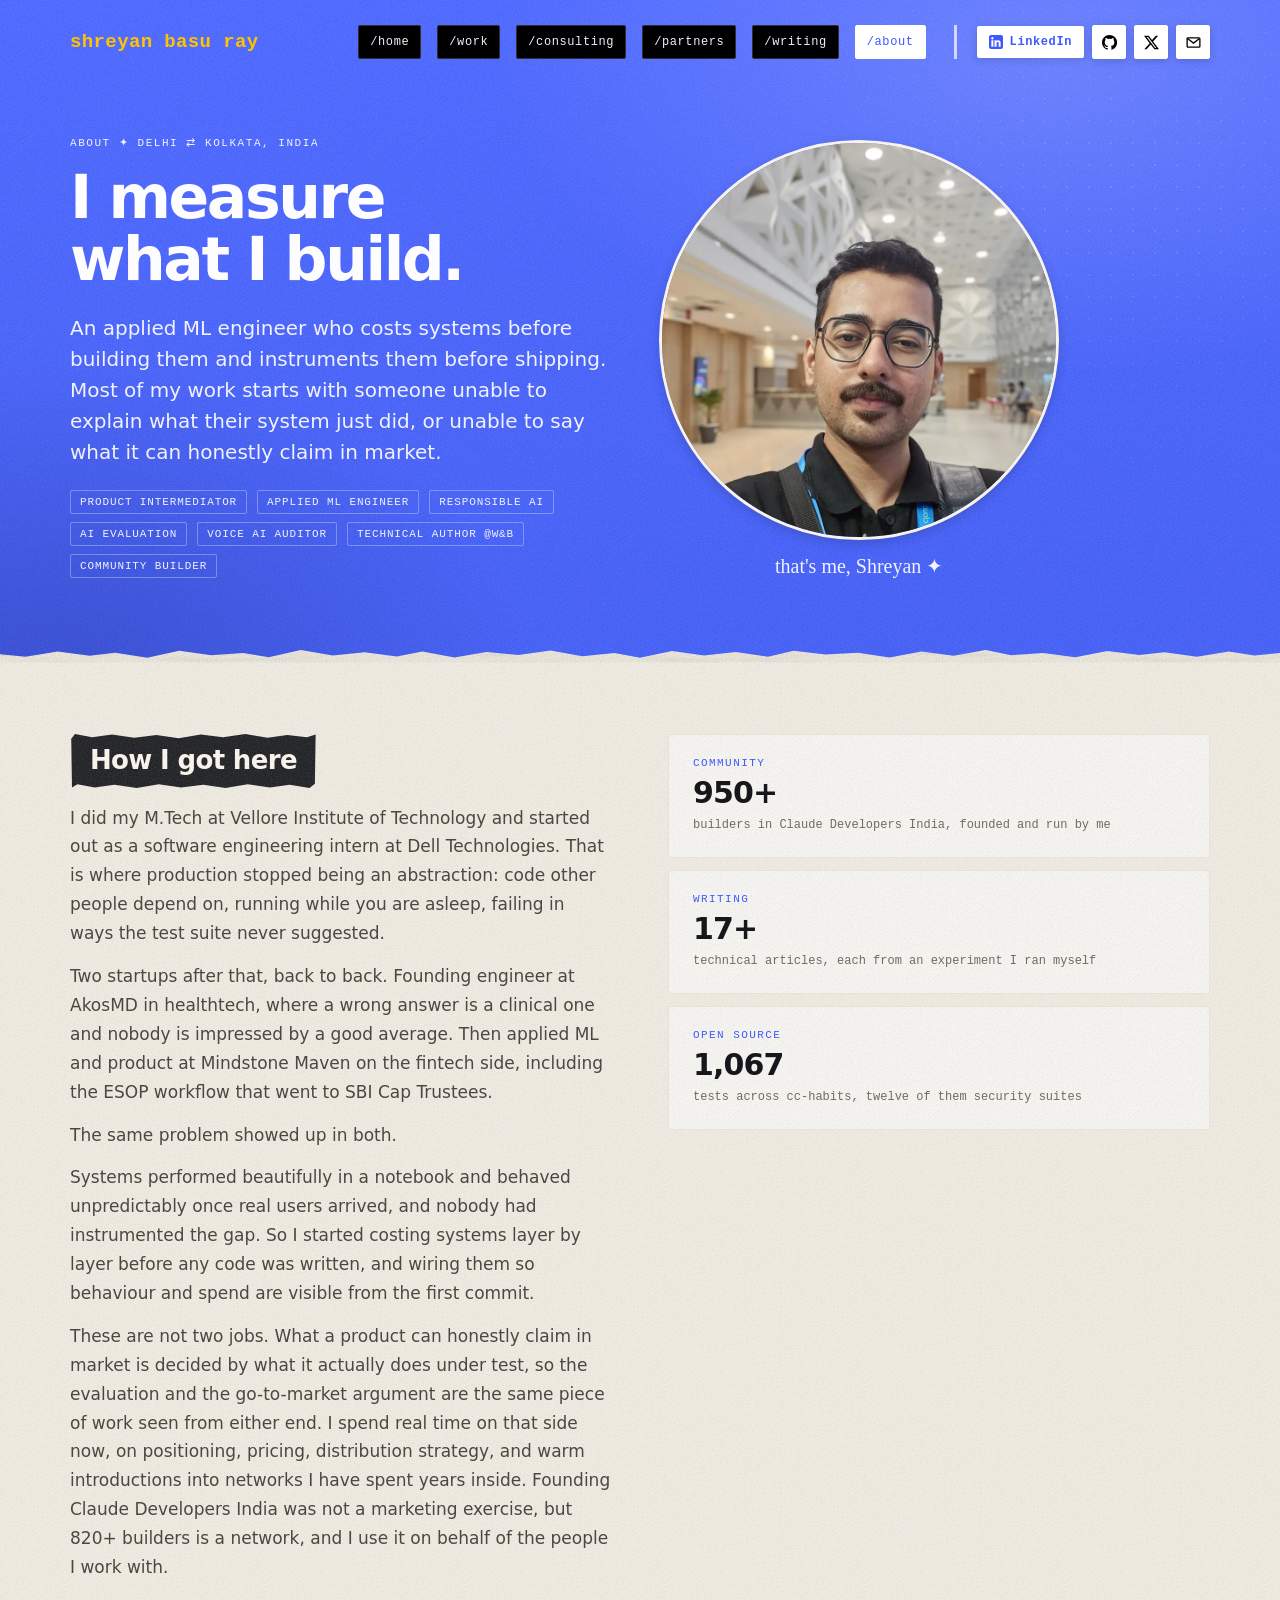
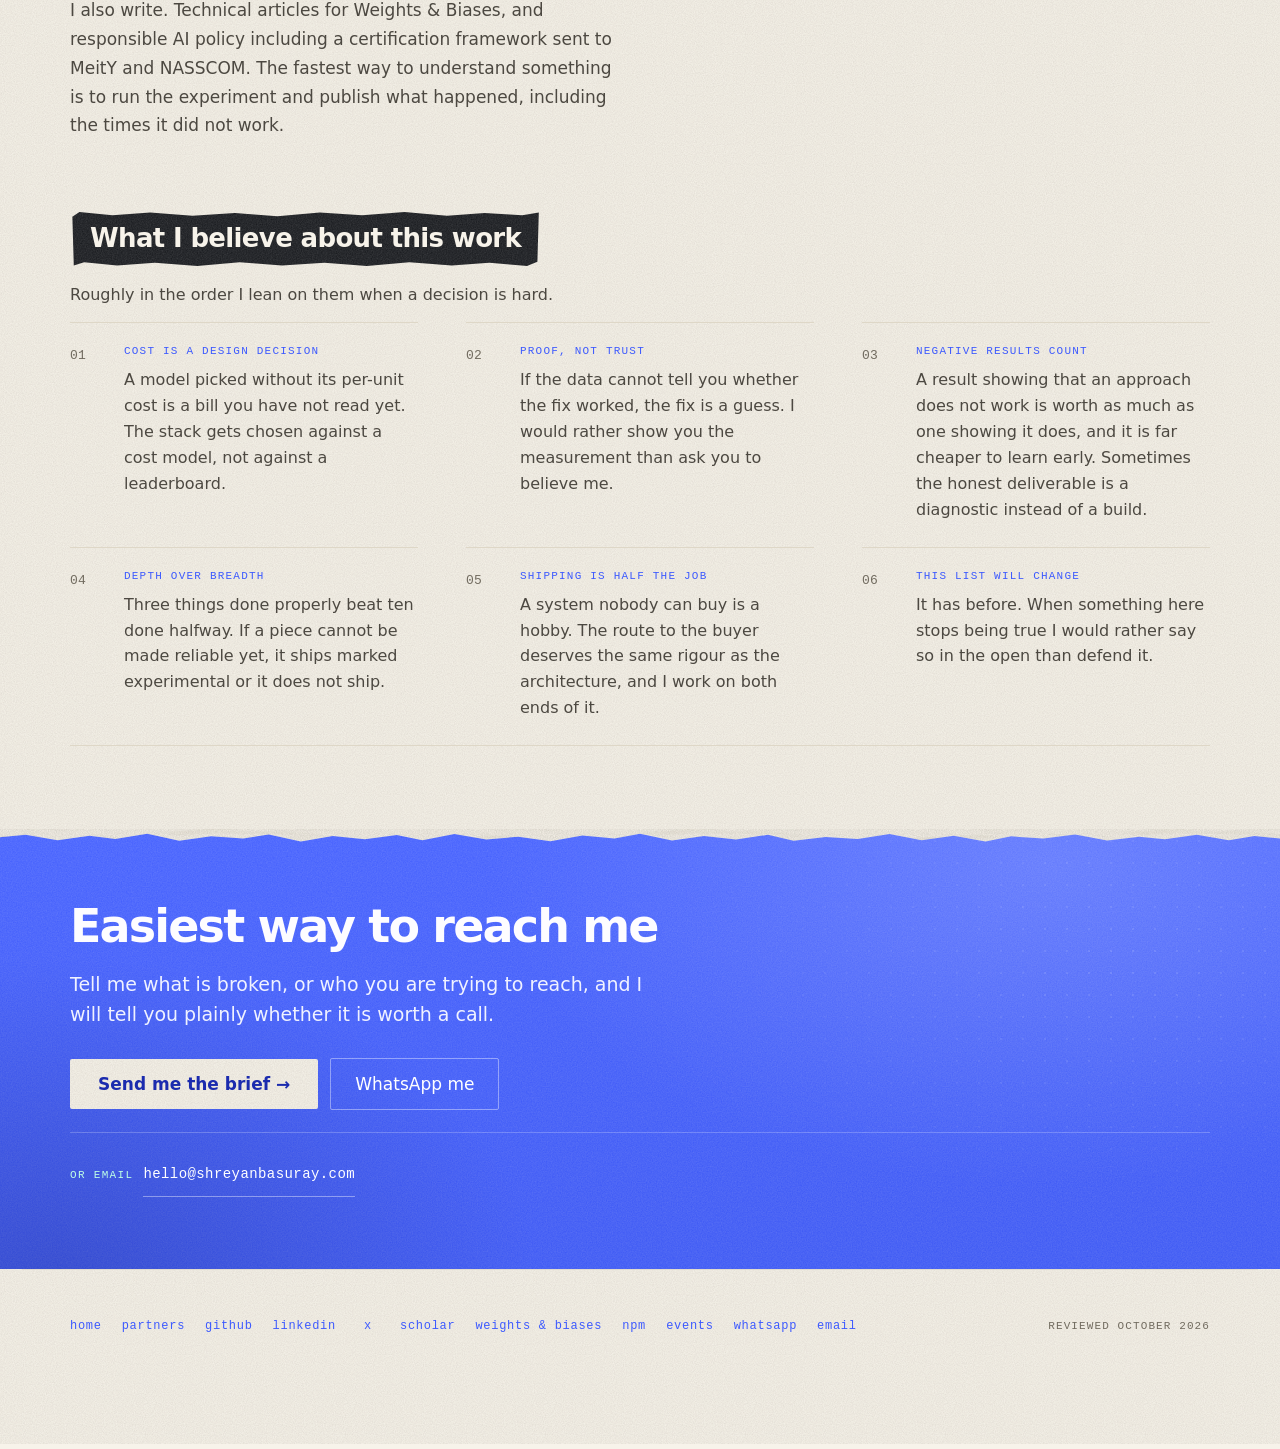
<file: about/index.html>
<!doctype html>
<html lang="en">
<head>
<meta charset="utf-8">
<meta name="viewport" content="width=device-width, initial-scale=1">
<meta http-equiv="Content-Security-Policy" content="default-src 'self'; script-src 'self' 'unsafe-inline'; style-src 'self' 'unsafe-inline' https://fonts.googleapis.com; font-src 'self' https://fonts.gstatic.com; img-src 'self' data:; connect-src 'self'; form-action 'none'; base-uri 'self'; object-src 'none'; frame-src 'none'; upgrade-insecure-requests">
<meta name="referrer" content="strict-origin-when-cross-origin">
<title>About | Shreyan Basu Ray, Applied ML Engineer in India</title>
<meta name="description" content="Applied ML engineer based in India. I measure what I build: production AI for finance and healthcare, independent evaluation of AI products, and responsible AI.">
<link rel="canonical" href="https://shreyanbasuray.com/about/">
<meta name="robots" content="index, follow, max-image-preview:large, max-snippet:-1, max-video-preview:-1">
<meta name="author" content="Shreyan Basu Ray">
<meta name="theme-color" content="#3D5AFE">
<meta property="og:type" content="profile">
<meta property="og:site_name" content="Shreyan Basu Ray">
<meta property="og:title" content="About | Shreyan Basu Ray, Applied ML Engineer in India">
<meta property="og:description" content="Applied ML engineer based in India. I measure what I build: production AI for finance and healthcare, independent evaluation of AI products, and responsible AI.">
<meta property="og:url" content="https://shreyanbasuray.com/about/">
<meta property="og:image" content="https://shreyanbasuray.com/assets/og.jpg">
<meta property="og:image:width" content="1200">
<meta property="og:image:height" content="630">
<meta property="og:image:alt" content="Shreyan Basu Ray, applied ML engineer and AI product advisor">
<meta property="og:locale" content="en_IN">
<meta name="twitter:card" content="summary_large_image">
<meta name="twitter:site" content="@shreyanbr">
<meta name="twitter:creator" content="@shreyanbr">
<meta name="twitter:title" content="About | Shreyan Basu Ray, Applied ML Engineer in India">
<meta name="twitter:description" content="Applied ML engineer based in India. I measure what I build: production AI for finance and healthcare, independent evaluation of AI products, and responsible AI.">
<meta name="twitter:image" content="https://shreyanbasuray.com/assets/og.jpg">
<link rel="icon" href="/favicon.ico" sizes="any">
<link rel="icon" type="image/png" sizes="32x32" href="/assets/icon-32.png">
<link rel="icon" type="image/png" sizes="48x48" href="/assets/icon-48.png">
<link rel="icon" type="image/png" sizes="192x192" href="/assets/icon-192.png">
<link rel="apple-touch-icon" sizes="180x180" href="/assets/icon-180.png">
<link rel="sitemap" type="application/xml" href="/sitemap.xml">
<link rel="alternate" type="text/plain" href="/llms.txt">
<link rel="preconnect" href="https://fonts.googleapis.com">
<link rel="preconnect" href="https://fonts.gstatic.com" crossorigin="">
<link href="https://fonts.googleapis.com/css2?family=Outfit:wght@300;400;500;600;700&amp;family=JetBrains+Mono:wght@400;500&amp;family=Caveat:wght@500&amp;display=swap" rel="stylesheet">
<style>
  body{margin:0;background:#F7F3EA;}
  a{color:#3D5AFE;text-decoration:none;}
  a:hover{color:#1B36C9;}
  @keyframes fadeUp{from{opacity:0;transform:translateY(22px)}to{opacity:1;transform:none}}
  .flink{display:inline-flex;align-items:center;justify-content:center;min-height:44px;min-width:24px}
  /* --- mobile hygiene (WCAG 2.5.8 targets, iOS text inflation, no sideways scroll) --- */
  html{-webkit-text-size-adjust:100%;text-size-adjust:100%}
  body{overflow-x:hidden}
  @supports (overflow:clip){body{overflow-x:clip}}
  img,svg,video,canvas{max-width:100%}
  .taplink{display:inline-flex;align-items:center;min-height:44px;box-sizing:border-box}
  .snapgrid{overflow:hidden;padding:8px;box-sizing:border-box}
  /* --- navigation --- */
  .navchk{position:absolute;width:1px;height:1px;margin:-1px;padding:0;border:0;overflow:hidden;clip:rect(0 0 0 0);white-space:nowrap}
  .navburger{display:none}
  .navpanel{display:none}
  @media (max-width:820px){
    .navdesk{display:none !important}
    .navburger{display:inline-flex;align-items:center;gap:10px;min-height:44px;padding:0 15px;border:1px solid rgba(255,255,255,.45);box-sizing:border-box;border-radius:2px;color:#FFFFFF;font-family:'JetBrains Mono',monospace;font-size:12px;letter-spacing:.12em;text-transform:uppercase;cursor:pointer;user-select:none}
    .navburger:hover{background:rgba(21,23,27,.16)}
    .navchk:focus-visible ~ .navbar .navburger{outline:2px solid #FFC300;outline-offset:2px}
    .navchk:checked ~ .navpanel{display:block}
    .navchk:checked ~ .navbar .navburger .bopen{display:none}
    .navchk:checked ~ .navbar .navburger .bshut{display:inline}
    .navburger .bshut{display:none}
  }
  .navlink{display:flex;align-items:center;justify-content:space-between;gap:12px;min-height:52px;padding:4px 0;font-family:'JetBrains Mono',monospace;font-size:14px;letter-spacing:.06em;color:#EDF0FF;border-bottom:1px solid rgba(255,255,255,.22)}
  .navlink[aria-current="page"]{color:#FFFFFF;font-weight:700}
  .navlink:hover{color:#FFFFFF}
  /* --- hero: portrait sits beside the headline, centred on it, on narrow screens --- */
  .hero-grid{display:grid;grid-template-columns:repeat(2,minmax(0,1fr));grid-template-areas:"pill portrait" "head portrait" "body portrait";align-items:end;column-gap:clamp(28px,3vw,56px);row-gap:0;}
  .hero-pill{grid-area:pill;min-width:0;}
  .hero-head{grid-area:head;min-width:0;align-self:end;}
  .hero-body{grid-area:body;min-width:0;}
  .hero-portrait{grid-area:portrait;min-width:0;align-self:end;}
  @media (max-width:820px){
    .hero-grid{grid-template-columns:minmax(0,1fr) clamp(84px,26vw,148px);grid-template-areas:"pill pill" "head portrait" "body body";align-items:start;column-gap:18px;row-gap:0;}
    .hero-pill{align-self:start;}
    .hero-head{align-self:center;}
    .hero-head h1{font-size:clamp(24px,7.4vw,48px) !important;overflow-wrap:break-word;}
    .hero-portrait{align-self:center;justify-self:end;width:100% !important;}
    .hero-portrait p{font-size:12px !important;line-height:1.3 !important;max-width:100% !important;margin-top:7px !important;}
  }
  @media (prefers-reduced-motion:reduce){*{animation:none !important}}
</style>
<style>picture{display:contents}img{max-width:100%}:focus{outline:2px solid #FFC300;outline-offset:2px}:focus:not(:focus-visible){outline:none}:focus-visible{outline:2px solid #FFC300;outline-offset:2px}
  /* two-tone focus ring: the yellow reads on blue and ink, the dark inner edge reads on cream */
  :focus-visible:not(input):not(textarea):not(select){box-shadow:0 0 0 2px #15171B !important}
  /* reduced motion: stop transitions too, not just keyframe animations */
  @media (prefers-reduced-motion:reduce){*,*::before,*::after{transition-duration:.01ms !important;transition-delay:0s !important}}
  /* scroll reveal: below-the-fold entrances wait until they are on screen (set by the script at the end of body) */
  .rv{opacity:0;animation-name:none !important}
  /* torn-paper headings settle in like a taped note */
  @keyframes tapeIn{0%{opacity:0;transform:translateY(12px) rotate(-3deg) scale(.97)}60%{opacity:1;transform:translateY(0) rotate(.6deg) scale(1.01)}100%{opacity:1;transform:none}}
  /* page to page: the content cross-fades while the nav bar holds still (browsers without view transitions just navigate) */
  @view-transition{navigation:auto}
  .navbar{view-transition-name:site-nav}
  ::view-transition-old(root){animation:vtOut .16s ease-in both}
  ::view-transition-new(root){animation:vtIn .34s cubic-bezier(.22,.7,.2,1) both}
  @keyframes vtOut{to{opacity:0}}
  @keyframes vtIn{from{opacity:0;transform:translateY(8px)}}
  @media (prefers-reduced-motion:reduce){::view-transition-group(*),::view-transition-old(*),::view-transition-new(*){animation:none !important}}
  /* floating WhatsApp button: bottom right on every page, held still across page transitions */
  .wafab{position:fixed;right:max(16px,env(safe-area-inset-right));bottom:max(16px,env(safe-area-inset-bottom));z-index:50;display:inline-flex;align-items:center;gap:10px;min-height:48px;padding:0 18px 0 14px;box-sizing:border-box;border-radius:2px;background:#15171B;color:#FFFFFF;border:1px solid rgba(255,255,255,.3);box-shadow:0 10px 26px rgba(21,23,27,.3);font-family:'JetBrains Mono',monospace;font-size:12px;letter-spacing:.08em;text-transform:uppercase;font-weight:500;view-transition-name:wa-fab;transition:transform .25s ease,opacity .25s ease,visibility .25s,background-color .18s ease,box-shadow .18s ease}
  .wafab svg{flex:0 0 auto;color:#25D366;transition:color .18s ease}
  .wafab.is-away{opacity:0;visibility:hidden;transform:translateY(12px)}
  .wafab:hover{color:#FFFFFF;background:#3D5AFE;transform:translateY(-2px);box-shadow:0 14px 30px rgba(21,23,27,.34)}
  .wafab:hover svg{color:#FFFFFF}
  @media (max-width:520px){
    .wafab{width:52px;min-height:52px;padding:0;justify-content:center}
    .wafab-label{position:absolute;width:1px;height:1px;overflow:hidden;clip:rect(0 0 0 0);white-space:nowrap}
  }
  @media print{.wafab{display:none}}
  @media (min-width:821px) and (max-width:1140px){.navdesk > div + div{border-left:0 !important;padding-left:0 !important}}
  @media (max-width:520px){.herocta > a{flex:1 1 100%;justify-content:center}}
  /* mobile menu */
  @keyframes navIn{from{opacity:0;transform:translateY(-8px)}to{opacity:1;transform:none}}
  .navchk:checked ~ .navpanel{animation:navIn .24s cubic-bezier(.22,.7,.2,1)}
  .navlink[aria-current="page"] span{color:#FFC300}
</style>
<style>.hv1:hover{background:#FFFFFF !important;color:#3D5AFE !important;border-color:#FFFFFF !important}.hv1:focus-visible{background:#FFFFFF !important;color:#3D5AFE !important;border-color:#FFFFFF !important}.hv2:hover{background:#FFFFFF !important;color:#3D5AFE !important}.hv2:focus-visible{background:#FFFFFF !important;color:#3D5AFE !important}.hv3:hover{background:#FFFFFF !important}.hv3:focus-visible{background:#FFFFFF !important}.hv4:hover{background:rgba(255,255,255,.12) !important}.hv4:focus-visible{background:rgba(255,255,255,.12) !important}.hv5:hover{border-color:#FFFFFF !important}.hv5:focus-visible{border-color:#FFFFFF !important}</style>
<script type="application/ld+json">{"@context":"https://schema.org","@graph":[{"@type":"Person","@id":"https://shreyanbasuray.com/#person","name":"Shreyan Basu Ray","alternateName":["Shreyan Basu","Shreyan Ray","shreyanbasuray"],"givenName":"Shreyan","familyName":"Basu Ray","url":"https://shreyanbasuray.com/","mainEntityOfPage":"https://shreyanbasuray.com/","image":"https://shreyanbasuray.com/assets/portrait-real.jpg","jobTitle":["Applied Machine Learning Engineer","AI Product Advisor","Responsible AI Consultant","Voice AI Auditor"],"email":"mailto:hello@shreyanbasuray.com","description":"Advises founders and product teams on the path from AI product build to commercial launch: independent evaluation and red-team work on AI products, responsible AI readiness, and go-to-market strategy grounded in what the product can honestly claim.","address":{"@type":"PostalAddress","addressCountry":"IN"},"knowsAbout":["Machine learning engineering","Production AI systems","Large language models","AI agents","LLM evaluation","LLM observability","MLOps","Responsible AI","AI governance","Quantum machine learning","Retrieval-augmented generation","Natural language to SQL","Cost modelling for AI systems","AI red teaming","Adversarial testing of LLM applications","Prompt injection","Jailbreak resistance testing","AI assurance","AI product positioning","Go-to-market strategy for AI products","OWASP Top 10 for LLM Applications","MITRE ATLAS","NIST AI Risk Management Framework","ISO/IEC 42001","DPDP Act 2023","Voice AI agents","Voice agent evaluation","Conversational AI diagnostics","Telephony and speech audio analysis"],"sameAs":["https://github.com/Shreyan1","https://www.linkedin.com/in/shreyanbasuray","https://x.com/shreyanbr","https://orcid.org/0000-0002-2641-8048","https://scholar.google.com/citations?user=vih7SfEAAAAJ&hl=en","https://wandb.ai/basurayshreyan","https://www.npmjs.com/~shreyanbr","https://huggingface.co/shreyanbr","https://www.mathworks.com/matlabcentral/profile/authors/23980008","https://pypi.org/user/shreyanbr/"]},{"@type":"WebSite","@id":"https://shreyanbasuray.com/#website","url":"https://shreyanbasuray.com/","name":"Shreyan Basu Ray","description":"Applied ML engineer based in India. I measure what I build: production AI for finance and healthcare, independent evaluation of AI products, and responsible AI.","inLanguage":"en","publisher":{"@id":"https://shreyanbasuray.com/#person"}},{"@type":"ProfilePage","@id":"https://shreyanbasuray.com/about/#page","url":"https://shreyanbasuray.com/about/","name":"About | Shreyan Basu Ray, Applied ML Engineer in India","description":"Applied ML engineer based in India. I measure what I build: production AI for finance and healthcare, independent evaluation of AI products, and responsible AI.","isPartOf":{"@id":"https://shreyanbasuray.com/#website"},"about":{"@id":"https://shreyanbasuray.com/#person"},"mainEntity":{"@id":"https://shreyanbasuray.com/#person"},"inLanguage":"en"},{"@type":"BreadcrumbList","@id":"https://shreyanbasuray.com/about/#breadcrumb","itemListElement":[{"@type":"ListItem","position":1,"name":"Home","item":"https://shreyanbasuray.com/"},{"@type":"ListItem","position":2,"name":"About","item":"https://shreyanbasuray.com/about/"}]}]}</script>
<style>.hvli:hover{background:#EEF1FF !important;color:#1B2BAE !important}.hvli:focus-visible{background:#EEF1FF !important;color:#1B2BAE !important}</style>
<link rel="stylesheet" href="/assets/polish.css">
</head>
<body>
<div style="background:#F7F3EA;color:#15171B;font-family:Outfit,system-ui,sans-serif;">

<div class="band band-top" style="background:#3D5AFE;color:#F4F2FF;">
    <input type="checkbox" id="nav-open" class="navchk" aria-label="Open the menu">
  <div class="navbar" style="max-width:1140px;margin:0 auto;padding:20px clamp(20px,5vw,48px);display:flex;flex-wrap:wrap;justify-content:space-between;align-items:center;gap:16px 24px;">
    <a href="/" style="font-family:'JetBrains Mono',monospace;font-size:19px;font-weight:900;letter-spacing:.02em;color:#FFC300;;display:inline-flex;align-items:center;min-height:44px">shreyan basu ray</a>
    <div class="navdesk" style="display:flex;align-items:center;gap:12px 28px;flex-wrap:wrap;">
      <div style="display:flex;flex-wrap:wrap;gap:8px 16px;font-family:'JetBrains Mono',monospace;font-size:12px;letter-spacing:.05em;">
        <a href="/" style="color:#EDF0FF;padding:9px 11px;border-radius:2px;border:1px solid rgba(255,255,255,.18);background-color:#000000;" class="hv1">/home</a>
        <a href="/work/" style="color:#EDF0FF;padding:9px 11px;border-radius:2px;border:1px solid rgba(255,255,255,.18);background-color:#000000;" class="hv1">/work</a>
        <a href="/consulting/" style="color:#EDF0FF;padding:9px 11px;border-radius:2px;border:1px solid rgba(255,255,255,.18);background-color:#000000;" class="hv1">/consulting</a>
        <a href="/partners/" class="hv1" style="color:#EDF0FF;padding:9px 11px;border-radius:2px;border:1px solid rgba(255,255,255,.18);background-color:#000000;">/partners</a>
        <a href="/writing/" style="color:#EDF0FF;padding:9px 11px;border-radius:2px;border:1px solid rgba(255,255,255,.18);background-color:#000000;" class="hv1">/writing</a>
        <a href="/about/" style="color:#3D5AFE;padding:9px 11px;border-radius:2px;border:1px solid #FFFFFF;background-color:#FFFFFF;" aria-current="page">/about</a>
      </div>
      <div style="display:flex;gap:8px;align-items:center;padding-left:20px;border-left:3px solid rgba(255,255,255,.7);">
        <a href="https://www.linkedin.com/in/shreyanbasuray" class="hvli" aria-label="Connect on LinkedIn" style="display:inline-flex;align-items:center;gap:7px;height:32px;padding:0 12px;border-radius:2px;background:#FFFFFF;color:#3D5AFE;font-family:'JetBrains Mono',monospace;font-size:12px;letter-spacing:.05em;font-weight:700;white-space:nowrap;box-shadow:0 2px 8px rgba(21,23,27,.16);" target="_blank" rel="noopener noreferrer"><svg width="14" height="14" viewBox="0 0 16 16" fill="currentColor" aria-hidden="true"><path d="M13.6 0H2.4A2.4 2.4 0 0 0 0 2.4v11.2A2.4 2.4 0 0 0 2.4 16h11.2a2.4 2.4 0 0 0 2.4-2.4V2.4A2.4 2.4 0 0 0 13.6 0zM5 13.3H2.7V6.1H5v7.2zM3.85 5.1a1.34 1.34 0 1 1 0-2.68 1.34 1.34 0 0 1 0 2.68zM13.3 13.3H11V9.5c0-.9-.32-1.52-1.13-1.52-.62 0-.99.42-1.15.82-.06.15-.08.35-.08.55v3.95H6.35s.03-6.4 0-7.2h2.29v1.02c.3-.47.85-1.14 2.06-1.14 1.5 0 2.6.98 2.6 3.08v4.24z"></path></svg>LinkedIn</a>
        <a href="https://github.com/Shreyan1" aria-label="GitHub" style="display:flex;align-items:center;justify-content:center;width:32px;height:32px;border:1px solid #FFFFFF;border-radius:2px;background:#FFFFFF;color:#000000;box-shadow:0 2px 8px rgba(10,15,40,.18);" target="_blank" rel="noopener noreferrer" class="hvli">
          <svg width="15" height="15" viewBox="0 0 16 16" fill="currentColor" aria-hidden="true"><path d="M8 0C3.58 0 0 3.58 0 8c0 3.54 2.29 6.53 5.47 7.59.4.07.55-.17.55-.38v-1.34c-2.23.49-2.7-1.07-2.7-1.07-.36-.93-.89-1.18-.89-1.18-.73-.5.05-.49.05-.49.81.06 1.23.83 1.23.83.72 1.23 1.88.87 2.34.67.07-.52.28-.87.51-1.07-1.78-.2-3.64-.89-3.64-3.95 0-.87.31-1.59.83-2.15-.08-.2-.36-1.02.08-2.12 0 0 .67-.21 2.2.82a7.6 7.6 0 0 1 4 0c1.53-1.03 2.2-.82 2.2-.82.44 1.1.16 1.92.08 2.12.52.56.83 1.28.83 2.15 0 3.07-1.87 3.75-3.65 3.95.29.25.54.73.54 1.48v2.19c0 .21.15.46.55.38A8 8 0 0 0 8 0z"></path></svg>
        </a>
        <a href="https://x.com/shreyanbr" aria-label="Shreyan on X" style="display:flex;align-items:center;justify-content:center;width:32px;height:32px;border:1px solid #FFFFFF;border-radius:2px;background:#FFFFFF;color:#000000;box-shadow:0 2px 8px rgba(10,15,40,.18);" target="_blank" rel="noopener noreferrer" class="hvli">
          <svg width="15" height="15" viewBox="0 0 24 24" fill="currentColor" aria-hidden="true"><path d="M18.9 1.15h3.68l-8.04 9.19L24 22.85h-7.41l-5.8-7.58-6.64 7.58H.47l8.6-9.83L0 1.15h7.59l5.25 6.93zm-1.29 19.5h2.04L6.49 3.24H4.3z"></path></svg>
        </a>
        <a href="mailto:hello@shreyanbasuray.com" aria-label="Email" style="display:flex;align-items:center;justify-content:center;width:32px;height:32px;border:1px solid #FFFFFF;border-radius:2px;background:#FFFFFF;color:#000000;box-shadow:0 2px 8px rgba(10,15,40,.18);" class="hvli">
          <svg width="15" height="15" viewBox="0 0 16 16" fill="none" stroke="currentColor" stroke-width="1.4" aria-hidden="true"><rect x="1.2" y="3" width="13.6" height="10" rx="1"></rect><path d="M1.6 3.8 8 8.6l6.4-4.8"></path></svg>
        </a>
      </div>
    </div>
        <label for="nav-open" class="navburger">
          <svg class="bopen" width="16" height="14" viewBox="0 0 16 14" fill="none" stroke="currentColor" stroke-width="1.8" stroke-linecap="round" aria-hidden="true"><path d="M1 2h14M1 7h14M1 12h14"></path></svg><svg class="bshut" width="16" height="14" viewBox="0 0 16 14" fill="none" stroke="currentColor" stroke-width="1.8" stroke-linecap="round" aria-hidden="true"><path d="M2 1l12 12M14 1 2 13"></path></svg>
          <span class="bopen">menu</span><span class="bshut">close</span>
        </label>
  </div>
    <div class="navpanel">
      <div style="max-width:1140px;margin:0 auto;padding:4px clamp(20px,5vw,48px) 24px;">
        <a href="/" class="navlink">/home<span aria-hidden="true">→</span></a>
        <a href="/work/" class="navlink">/work<span aria-hidden="true">→</span></a>
        <a href="/consulting/" class="navlink">/consulting<span aria-hidden="true">→</span></a>
        <a href="/partners/" class="navlink">/partners<span aria-hidden="true">→</span></a>
        <a href="/writing/" class="navlink">/writing<span aria-hidden="true">→</span></a>
        <a href="/about/" class="navlink" aria-current="page">/about<span aria-hidden="true">•</span></a>
        <div style="display:flex;flex-wrap:wrap;gap:10px;padding-top:18px;">
          <a href="https://www.linkedin.com/in/shreyanbasuray" class="hvli" aria-label="Connect on LinkedIn" style="display:inline-flex;align-items:center;gap:9px;height:44px;padding:0 18px;border-radius:2px;background:#FFFFFF;color:#3D5AFE;font-family:'JetBrains Mono',monospace;font-size:13px;letter-spacing:.05em;font-weight:700;white-space:nowrap;" target="_blank" rel="noopener noreferrer"><svg width="17" height="17" viewBox="0 0 16 16" fill="currentColor" aria-hidden="true"><path d="M13.6 0H2.4A2.4 2.4 0 0 0 0 2.4v11.2A2.4 2.4 0 0 0 2.4 16h11.2a2.4 2.4 0 0 0 2.4-2.4V2.4A2.4 2.4 0 0 0 13.6 0zM5 13.3H2.7V6.1H5v7.2zM3.85 5.1a1.34 1.34 0 1 1 0-2.68 1.34 1.34 0 0 1 0 2.68zM13.3 13.3H11V9.5c0-.9-.32-1.52-1.13-1.52-.62 0-.99.42-1.15.82-.06.15-.08.35-.08.55v3.95H6.35s.03-6.4 0-7.2h2.29v1.02c.3-.47.85-1.14 2.06-1.14 1.5 0 2.6.98 2.6 3.08v4.24z"></path></svg>LinkedIn</a>
        <a class="hvli" href="https://github.com/Shreyan1" aria-label="GitHub" target="_blank" rel="noopener noreferrer" style="display:flex;align-items:center;justify-content:center;width:44px;height:44px;border:1px solid #FFFFFF;border-radius:2px;background:#FFFFFF;color:#000000;"><svg width="17" height="17" viewBox="0 0 16 16" fill="currentColor" aria-hidden="true"><path d="M8 0C3.58 0 0 3.58 0 8c0 3.54 2.29 6.53 5.47 7.59.4.07.55-.17.55-.38v-1.34c-2.23.49-2.7-1.07-2.7-1.07-.36-.93-.89-1.18-.89-1.18-.73-.5.05-.49.05-.49.81.06 1.23.83 1.23.83.72 1.23 1.88.87 2.34.67.07-.52.28-.87.51-1.07-1.78-.2-3.64-.89-3.64-3.95 0-.87.31-1.59.83-2.15-.08-.2-.36-1.02.08-2.12 0 0 .67-.21 2.2.82a7.6 7.6 0 0 1 4 0c1.53-1.03 2.2-.82 2.2-.82.44 1.1.16 1.92.08 2.12.52.56.83 1.28.83 2.15 0 3.07-1.87 3.75-3.65 3.95.29.25.54.73.54 1.48v2.19c0 .21.15.46.55.38A8 8 0 0 0 8 0z"></path></svg></a>
          <a class="hvli" href="https://x.com/shreyanbr" aria-label="Shreyan on X" target="_blank" rel="noopener noreferrer" style="display:flex;align-items:center;justify-content:center;width:44px;height:44px;border:1px solid #FFFFFF;border-radius:2px;background:#FFFFFF;color:#000000;"><svg width="17" height="17" viewBox="0 0 24 24" fill="currentColor" aria-hidden="true"><path d="M18.9 1.15h3.68l-8.04 9.19L24 22.85h-7.41l-5.8-7.58-6.64 7.58H.47l8.6-9.83L0 1.15h7.59l5.25 6.93zm-1.29 19.5h2.04L6.49 3.24H4.3z"></path></svg></a>
          <a class="hvli" href="mailto:hello@shreyanbasuray.com" aria-label="Email" style="display:flex;align-items:center;justify-content:center;width:44px;height:44px;border:1px solid #FFFFFF;border-radius:2px;background:#FFFFFF;color:#000000;"><svg width="17" height="17" viewBox="0 0 16 16" fill="none" stroke="currentColor" stroke-width="1.4" aria-hidden="true"><rect x="1.2" y="3" width="13.6" height="10" rx="1"></rect><path d="M1.6 3.8 8 8.6l6.4-4.8"></path></svg></a>
        </div>
      </div>
    </div>

  <div class="hero-grid" style="max-width:1140px;margin:0 auto;padding:52px clamp(20px,5vw,48px) 84px;">
    <div class="hero-pill">
      <div style="font-family:'JetBrains Mono',monospace;font-size:11px;letter-spacing:.14em;text-transform:uppercase;color:#F0F2FF;">about ✦ delhi ⇄ kolkata, india</div>
    </div>
    <div class="hero-head">
      <h1 style="animation:fadeUp .9s cubic-bezier(.22,.7,.2,1) .1s both;margin:18px 0 0;font-size:clamp(36px,5.4vw,60px);line-height:1.03;letter-spacing:-.04em;font-weight:600;max-width:20ch;color:#FDFCFF;">I measure what I build.</h1>
    </div>
    <div class="hero-body">
      <p style="animation:fadeUp .9s cubic-bezier(.22,.7,.2,1) .2s both;margin:22px 0 0;font-size:20px;line-height:1.55;color:#F0F2FF;max-width:46ch;font-weight:300;">An applied ML engineer who costs systems before building them and instruments them before shipping. Most of my work starts with someone unable to explain what their system just did, or unable to say what it can honestly claim in market.</p>
      <div style="display:flex;flex-wrap:wrap;gap:8px 10px;margin-top:22px;max-width:48ch;">
        <span style="font-family:'JetBrains Mono',monospace;font-size:11px;letter-spacing:.08em;text-transform:uppercase;color:#F0F2FF;border:1px solid rgba(255,255,255,.3);border-radius:2px;padding:5px 9px;display:inline-flex;align-items:center;white-space:nowrap;">product intermediator</span>
        <span style="font-family:'JetBrains Mono',monospace;font-size:11px;letter-spacing:.08em;text-transform:uppercase;color:#F0F2FF;border:1px solid rgba(255,255,255,.3);border-radius:2px;padding:5px 9px;display:inline-flex;align-items:center;white-space:nowrap;">applied ML engineer</span>
        <span style="font-family:'JetBrains Mono',monospace;font-size:11px;letter-spacing:.08em;text-transform:uppercase;color:#F0F2FF;border:1px solid rgba(255,255,255,.3);border-radius:2px;padding:5px 9px;display:inline-flex;align-items:center;white-space:nowrap;">responsible AI</span>
        <span style="font-family:'JetBrains Mono',monospace;font-size:11px;letter-spacing:.08em;text-transform:uppercase;color:#F0F2FF;border:1px solid rgba(255,255,255,.3);border-radius:2px;padding:5px 9px;display:inline-flex;align-items:center;white-space:nowrap;">AI evaluation</span>
        <span style="font-family:'JetBrains Mono',monospace;font-size:11px;letter-spacing:.08em;text-transform:uppercase;color:#F0F2FF;border:1px solid rgba(255,255,255,.3);border-radius:2px;padding:5px 9px;display:inline-flex;align-items:center;white-space:nowrap;">voice AI auditor</span>
        <span style="font-family:'JetBrains Mono',monospace;font-size:11px;letter-spacing:.08em;text-transform:uppercase;color:#F0F2FF;border:1px solid rgba(255,255,255,.3);border-radius:2px;padding:5px 9px;display:inline-flex;align-items:center;white-space:nowrap;">technical author @W&amp;B</span>
        <span style="font-family:'JetBrains Mono',monospace;font-size:11px;letter-spacing:.08em;text-transform:uppercase;color:#F0F2FF;border:1px solid rgba(255,255,255,.3);border-radius:2px;padding:5px 9px;display:inline-flex;align-items:center;white-space:nowrap;">community builder</span>
      </div>
    </div>
    <div class="hero-portrait">
      <picture><source srcset="/assets/portrait-real.webp" type="image/webp"><img src="/assets/portrait-real.jpg" alt="Shreyan Basu Ray" style="display:block;box-sizing:border-box;width:100%;max-width:400px;aspect-ratio:1/1;object-fit:cover;border-radius:50%;border:3px solid #F7F3EA;box-shadow:0 4px 12px rgba(0,0,0,.15);height:auto" width="900" height="900" decoding="async" fetchpriority="high"></picture>
      <p style="margin:14px 0 0;width:100%;max-width:400px;text-align:center;font-family:Caveat,cursive;font-size:20px;color:#F0F2FF;">that's me, Shreyan ✦</p>
    </div>
  </div>
</div>

<div style="max-width:1140px;margin:0 auto;padding:72px clamp(20px,5vw,48px) 0;">
  <div style="display:grid;grid-template-columns:repeat(auto-fit,minmax(300px,1fr));gap:40px 56px;align-items:start;">
    <div>
      <h2 style="display:inline-block;background:#15171B;color:#F7F3EA;padding:11px 20px 13px;clip-path:polygon(0.5% 9%, 2% 0%, 9% 6%, 17% 1%, 26% 7%, 35% 2%, 44% 8%, 53% 1%, 62% 6%, 71% 0%, 80% 7%, 88% 2%, 96% 6%, 99.5% 1%, 99.2% 92%, 97% 100%, 89% 94%, 81% 99%, 72% 93%, 63% 100%, 54% 94%, 45% 99%, 36% 93%, 27% 100%, 18% 94%, 10% 99%, 3% 93%, 0.8% 99%);animation:tapeIn .8s cubic-bezier(.22,.7,.2,1) both;transform-origin:0 60%;margin:0;font-size:26px;font-weight:600;letter-spacing:-.025em;">How I got here</h2>
      <p style="margin:16px 0 0;font-size:17px;line-height:1.7;color:#4C4841;max-width:56ch;">I did my M.Tech at Vellore Institute of Technology and started out as a software engineering intern at Dell Technologies. That is where production stopped being an abstraction: code other people depend on, running while you are asleep, failing in ways the test suite never suggested.</p>
      <p style="margin:14px 0 0;font-size:17px;line-height:1.7;color:#4C4841;max-width:56ch;">Two startups after that, back to back. Founding engineer at AkosMD in healthtech, where a wrong answer is a clinical one and nobody is impressed by a good average. Then applied ML and product at Mindstone Maven on the fintech side, including the ESOP workflow that went to SBI Cap Trustees.</p>
      <p style="margin:14px 0 0;font-size:17px;line-height:1.7;color:#4C4841;max-width:56ch;">The same problem showed up in both.</p>
      <p style="margin:14px 0 0;font-size:17px;line-height:1.7;color:#4C4841;max-width:56ch;">Systems performed beautifully in a notebook and behaved unpredictably once real users arrived, and nobody had instrumented the gap. So I started costing systems layer by layer before any code was written, and wiring them so behaviour and spend are visible from the first commit.</p>
      <p style="margin:14px 0 0;font-size:17px;line-height:1.7;color:#4C4841;max-width:56ch;">These are not two jobs. What a product can honestly claim in market is decided by what it actually does under test, so the evaluation and the go-to-market argument are the same piece of work seen from either end. I spend real time on that side now, on positioning, pricing, distribution strategy, and warm introductions into networks I have spent years inside. Founding Claude Developers India was not a marketing exercise, but 820+ builders is a network, and I use it on behalf of the people I work with.</p>
      <p style="margin:14px 0 0;font-size:17px;line-height:1.7;color:#4C4841;max-width:56ch;">I also write. Technical articles for Weights &amp; Biases, and responsible AI policy including a certification framework sent to MeitY and NASSCOM. The fastest way to understand something is to run the experiment and publish what happened, including the times it did not work.</p>
    </div>
    <div style="display:grid;gap:12px;">
      <div style="background:#FEFDFA;border:1px solid #E8E2D4;border-radius:3px;padding:22px 24px;">
        <div style="font-family:'JetBrains Mono',monospace;font-size:11px;letter-spacing:.13em;text-transform:uppercase;color:#3D5AFE;">community</div>
        <div style="font-size:30px;font-weight:600;letter-spacing:-.03em;margin-top:6px;">950+</div>
        <p style="margin:6px 0 0;font-family:'JetBrains Mono',monospace;font-size:12px;color:#716B5F;line-height:1.6;">builders in Claude Developers India, founded and run by me</p>
      </div>
      <div style="background:#FEFDFA;border:1px solid #E8E2D4;border-radius:3px;padding:22px 24px;">
        <div style="font-family:'JetBrains Mono',monospace;font-size:11px;letter-spacing:.13em;text-transform:uppercase;color:#3D5AFE;">writing</div>
        <div style="font-size:30px;font-weight:600;letter-spacing:-.03em;margin-top:6px;">17+</div>
        <p style="margin:6px 0 0;font-family:'JetBrains Mono',monospace;font-size:12px;color:#716B5F;line-height:1.6;">technical articles, each from an experiment I ran myself</p>
      </div>
      <div style="background:#FEFDFA;border:1px solid #E8E2D4;border-radius:3px;padding:22px 24px;">
        <div style="font-family:'JetBrains Mono',monospace;font-size:11px;letter-spacing:.13em;text-transform:uppercase;color:#3D5AFE;">open source</div>
        <div style="font-size:30px;font-weight:600;letter-spacing:-.03em;margin-top:6px;">1,067</div>
        <p style="margin:6px 0 0;font-family:'JetBrains Mono',monospace;font-size:12px;color:#716B5F;line-height:1.6;">tests across cc-habits, twelve of them security suites</p>
      </div>
    </div>
  </div>

  <div style="margin-top:72px;">
    <h2 style="display:inline-block;background:#15171B;color:#F7F3EA;padding:11px 20px 13px;clip-path:polygon(0.5% 9%, 2% 0%, 9% 6%, 17% 1%, 26% 7%, 35% 2%, 44% 8%, 53% 1%, 62% 6%, 71% 0%, 80% 7%, 88% 2%, 96% 6%, 99.5% 1%, 99.2% 92%, 97% 100%, 89% 94%, 81% 99%, 72% 93%, 63% 100%, 54% 94%, 45% 99%, 36% 93%, 27% 100%, 18% 94%, 10% 99%, 3% 93%, 0.8% 99%);animation:tapeIn .8s cubic-bezier(.22,.7,.2,1) both;transform-origin:0 60%;margin:0;font-size:26px;font-weight:600;letter-spacing:-.025em;">What I believe about this work</h2>
    <p style="margin:16px 0 0;font-size:16px;line-height:1.62;color:#4C4841;max-width:60ch;">Roughly in the order I lean on them when a decision is hard.</p>
    <div style="display:grid;grid-template-columns:repeat(auto-fit,minmax(min(330px,100%),1fr));gap:0 48px;margin-top:14px;border-bottom:1px solid #DED7C7;">
      <div style="animation:fadeUp .85s cubic-bezier(.22,.7,.2,1) both;display:grid;grid-template-columns:38px minmax(0,1fr);gap:0 16px;align-items:start;border-top:1px solid #DED7C7;padding:22px 0 24px;">
        <span style="font-family:'JetBrains Mono',monospace;font-size:13px;letter-spacing:.02em;color:#716B5F;line-height:1.7;">01</span>
        <div style="min-width:0;">
          <div style="font-family:'JetBrains Mono',monospace;font-size:11px;letter-spacing:.11em;text-transform:uppercase;color:#3D5AFE;">cost is a design decision</div>
          <p style="margin:10px 0 0;font-size:16px;line-height:1.62;color:#4C4841;">A model picked without its per-unit cost is a bill you have not read yet. The stack gets chosen against a cost model, not against a leaderboard.</p>
        </div>
      </div>
      <div style="animation:fadeUp .85s cubic-bezier(.22,.7,.2,1) both;display:grid;grid-template-columns:38px minmax(0,1fr);gap:0 16px;align-items:start;border-top:1px solid #DED7C7;padding:22px 0 24px;">
        <span style="font-family:'JetBrains Mono',monospace;font-size:13px;letter-spacing:.02em;color:#716B5F;line-height:1.7;">02</span>
        <div style="min-width:0;">
          <div style="font-family:'JetBrains Mono',monospace;font-size:11px;letter-spacing:.11em;text-transform:uppercase;color:#3D5AFE;">proof, not trust</div>
          <p style="margin:10px 0 0;font-size:16px;line-height:1.62;color:#4C4841;">If the data cannot tell you whether the fix worked, the fix is a guess. I would rather show you the measurement than ask you to believe me.</p>
        </div>
      </div>
      <div style="animation:fadeUp .85s cubic-bezier(.22,.7,.2,1) both;display:grid;grid-template-columns:38px minmax(0,1fr);gap:0 16px;align-items:start;border-top:1px solid #DED7C7;padding:22px 0 24px;">
        <span style="font-family:'JetBrains Mono',monospace;font-size:13px;letter-spacing:.02em;color:#716B5F;line-height:1.7;">03</span>
        <div style="min-width:0;">
          <div style="font-family:'JetBrains Mono',monospace;font-size:11px;letter-spacing:.11em;text-transform:uppercase;color:#3D5AFE;">negative results count</div>
          <p style="margin:10px 0 0;font-size:16px;line-height:1.62;color:#4C4841;">A result showing that an approach does not work is worth as much as one showing it does, and it is far cheaper to learn early. Sometimes the honest deliverable is a diagnostic instead of a build.</p>
        </div>
      </div>
      <div style="animation:fadeUp .85s cubic-bezier(.22,.7,.2,1) both;display:grid;grid-template-columns:38px minmax(0,1fr);gap:0 16px;align-items:start;border-top:1px solid #DED7C7;padding:22px 0 24px;">
        <span style="font-family:'JetBrains Mono',monospace;font-size:13px;letter-spacing:.02em;color:#716B5F;line-height:1.7;">04</span>
        <div style="min-width:0;">
          <div style="font-family:'JetBrains Mono',monospace;font-size:11px;letter-spacing:.11em;text-transform:uppercase;color:#3D5AFE;">depth over breadth</div>
          <p style="margin:10px 0 0;font-size:16px;line-height:1.62;color:#4C4841;">Three things done properly beat ten done halfway. If a piece cannot be made reliable yet, it ships marked experimental or it does not ship.</p>
        </div>
      </div>
      <div style="animation:fadeUp .85s cubic-bezier(.22,.7,.2,1) both;display:grid;grid-template-columns:38px minmax(0,1fr);gap:0 16px;align-items:start;border-top:1px solid #DED7C7;padding:22px 0 24px;">
        <span style="font-family:'JetBrains Mono',monospace;font-size:13px;letter-spacing:.02em;color:#716B5F;line-height:1.7;">05</span>
        <div style="min-width:0;">
          <div style="font-family:'JetBrains Mono',monospace;font-size:11px;letter-spacing:.11em;text-transform:uppercase;color:#3D5AFE;">shipping is half the job</div>
          <p style="margin:10px 0 0;font-size:16px;line-height:1.62;color:#4C4841;">A system nobody can buy is a hobby. The route to the buyer deserves the same rigour as the architecture, and I work on both ends of it.</p>
        </div>
      </div>
      <div style="animation:fadeUp .85s cubic-bezier(.22,.7,.2,1) both;display:grid;grid-template-columns:38px minmax(0,1fr);gap:0 16px;align-items:start;border-top:1px solid #DED7C7;padding:22px 0 24px;">
        <span style="font-family:'JetBrains Mono',monospace;font-size:13px;letter-spacing:.02em;color:#716B5F;line-height:1.7;">06</span>
        <div style="min-width:0;">
          <div style="font-family:'JetBrains Mono',monospace;font-size:11px;letter-spacing:.11em;text-transform:uppercase;color:#3D5AFE;">this list will change</div>
          <p style="margin:10px 0 0;font-size:16px;line-height:1.62;color:#4C4841;">It has before. When something here stops being true I would rather say so in the open than defend it.</p>
        </div>
      </div>
    </div>
  </div>
</div>

<div class="band band-foot" style="margin-top:84px;background:#3D5AFE;color:#F4F2FF;">
  <div style="max-width:1140px;margin:0 auto;padding:72px clamp(20px,5vw,48px);">
    <h2 style="margin:0;font-size:clamp(30px,4vw,46px);font-weight:600;letter-spacing:-.04em;line-height:1.06;max-width:22ch;color:#FDFCFF;">Easiest way to reach me</h2>
    <p style="margin:18px 0 0;font-size:19px;line-height:1.6;color:#F0F2FF;max-width:50ch;">Tell me what is broken, or who you are trying to reach, and I will tell you plainly whether it is worth a call.</p>
    <div style="display:flex;flex-wrap:wrap;gap:12px;margin-top:28px;align-items:center;">
      <a class="taplink hv3" href="/#brief" style="display:inline-flex;align-items:center;background:#F7F3EA;color:#1B2BAE;padding:15px 28px;font-size:17px;font-weight:600;border-radius:2px;">Send me the brief →</a>
      <a href="https://api.whatsapp.com/send/?phone=919830152522&amp;text=Hey%20Shreyan!%20I%20reached%20out%20from%20your%20website.&amp;type=phone_number&amp;app_absent=0" style="display:inline-flex;align-items:center;border:1px solid rgba(255,255,255,.4);color:#FFFFFF;padding:15px 24px;font-size:17px;font-weight:500;border-radius:2px;" target="_blank" rel="noopener noreferrer" class="hv4">WhatsApp me</a>
    </div>
    <div style="display:flex;align-items:center;gap:10px;margin-top:22px;padding-top:20px;border-top:1px solid rgba(255,255,255,.22);">
      <span style="font-family:'JetBrains Mono',monospace;font-size:11px;letter-spacing:.12em;text-transform:uppercase;color:#BFFFE6;">or email</span>
      <a class="taplink hv5" href="mailto:hello@shreyanbasuray.com" style="font-family:'JetBrains Mono',monospace;font-size:14px;letter-spacing:.03em;color:#FFFFFF;border-bottom:1px solid rgba(255,255,255,.4);">hello@shreyanbasuray.com</a>
    </div>
  </div>
</div>

<div style="max-width:1140px;margin:0 auto;padding:34px clamp(20px,5vw,48px) 96px;border-top:1px solid #E2DCCE;display:flex;flex-wrap:wrap;justify-content:space-between;gap:16px 32px;align-items:center;">
  <div style="display:flex;flex-wrap:wrap;gap:20px;font-family:'JetBrains Mono',monospace;font-size:12px;letter-spacing:.06em;font-weight:500;">
    <a href="/" class="flink">home</a>
    <a href="/partners/" class="flink">partners</a>
    <a href="https://github.com/Shreyan1" class="flink" target="_blank" rel="noopener noreferrer">github</a>
    <a href="https://www.linkedin.com/in/shreyanbasuray" class="flink" target="_blank" rel="noopener noreferrer">linkedin</a>
    <a href="https://x.com/shreyanbr" class="flink" target="_blank" rel="noopener noreferrer">x</a>
    <a href="https://scholar.google.com/citations?user=vih7SfEAAAAJ&amp;hl=en" class="flink" target="_blank" rel="noopener noreferrer">scholar</a>
    <a href="https://wandb.ai/basurayshreyan" class="flink" target="_blank" rel="noopener noreferrer">weights &amp; biases</a>
    <a href="https://www.npmjs.com/~shreyanbr" class="flink" target="_blank" rel="noopener noreferrer">npm</a>
    <a href="https://luma.com/user/shreyan" class="flink" target="_blank" rel="noopener noreferrer">events</a>
    <a href="https://api.whatsapp.com/send/?phone=919830152522&amp;text=Hey%20Shreyan!%20I%20reached%20out%20from%20your%20website.&amp;type=phone_number&amp;app_absent=0" class="flink" target="_blank" rel="noopener noreferrer">whatsapp</a>
    <a href="mailto:hello@shreyanbasuray.com" class="flink">email</a>
  </div>
  <span style="font-family:'JetBrains Mono',monospace;font-size:11px;letter-spacing:.1em;text-transform:uppercase;color:#716B5F;">reviewed october 2026</span>
</div>

</div>

<a class="wafab" href="https://api.whatsapp.com/send/?phone=919830152522&amp;text=Hey%20Shreyan!%20I%20reached%20out%20from%20your%20website.&amp;type=phone_number&amp;app_absent=0" target="_blank" rel="noopener noreferrer"><svg width="20" height="20" viewBox="0 0 16 16" fill="currentColor" aria-hidden="true"><path d="M8.02 0C3.7 0 .2 3.5.2 7.82c0 1.38.36 2.72 1.04 3.9L0 16l4.4-1.16a7.8 7.8 0 0 0 3.62.9c4.32 0 7.82-3.5 7.82-7.82S12.34 0 8.02 0zm4.6 11.06c-.2.55-1.16 1.06-1.6 1.1-.44.05-.86.22-2.9-.6-2.46-.99-4-3.5-4.12-3.66-.12-.16-.98-1.3-.98-2.48 0-1.18.62-1.76.84-2 .22-.24.48-.3.64-.3h.46c.15 0 .35-.06.54.4l.75 1.8c.06.13.1.28.01.45l-.28.42c-.09.12-.19.25-.08.44.11.19.5.82 1.07 1.33.73.65 1.35.86 1.54.95.19.1.3.08.42-.05l.6-.7c.15-.19.28-.14.47-.07l1.7.8c.19.09.32.13.37.21.05.08.05.48-.15 1.03z"></path></svg><span class="wafab-label">WhatsApp me</span></a>
<script>
(function(){
  var fab = document.querySelector(".wafab"), hero = document.querySelector("h1");
  if (!fab || !hero || !("IntersectionObserver" in window)) return;
  fab.classList.add("is-away");
  new IntersectionObserver(function(entries){ fab.classList.toggle("is-away", entries[0].isIntersecting); }).observe(hero);
})();
</script>
<script>
(function(){
  if (!("IntersectionObserver" in window) || window.matchMedia("(prefers-reduced-motion: reduce)").matches) return;
  var waiting = Array.prototype.filter.call(document.querySelectorAll('[style*="fadeUp"], [style*="tapeIn"], [style*="snapDrop"], .esc-bar'), function(el){
    return el.getBoundingClientRect().top > window.innerHeight;
  });
  if (!waiting.length) return;
  waiting.forEach(function(el){ el.classList.add("rv"); });
  var io = new IntersectionObserver(function(entries){
    var shown = entries.filter(function(e){ return e.isIntersecting; }).map(function(e){ return e.target; });
    shown.sort(function(a, b){
      var ra = a.getBoundingClientRect(), rb = b.getBoundingClientRect();
      return (ra.top - rb.top) || (ra.left - rb.left);
    });
    shown.forEach(function(el, i){
      io.unobserve(el);
      if (i) el.style.animationDelay = Math.min(i, 5) * 80 + "ms";
      el.classList.remove("rv");
    });
  }, { rootMargin: "0px 0px -8% 0px", threshold: 0.1 });
  waiting.forEach(function(el){ io.observe(el); });
})();
</script>
</body>
</html>
</file>
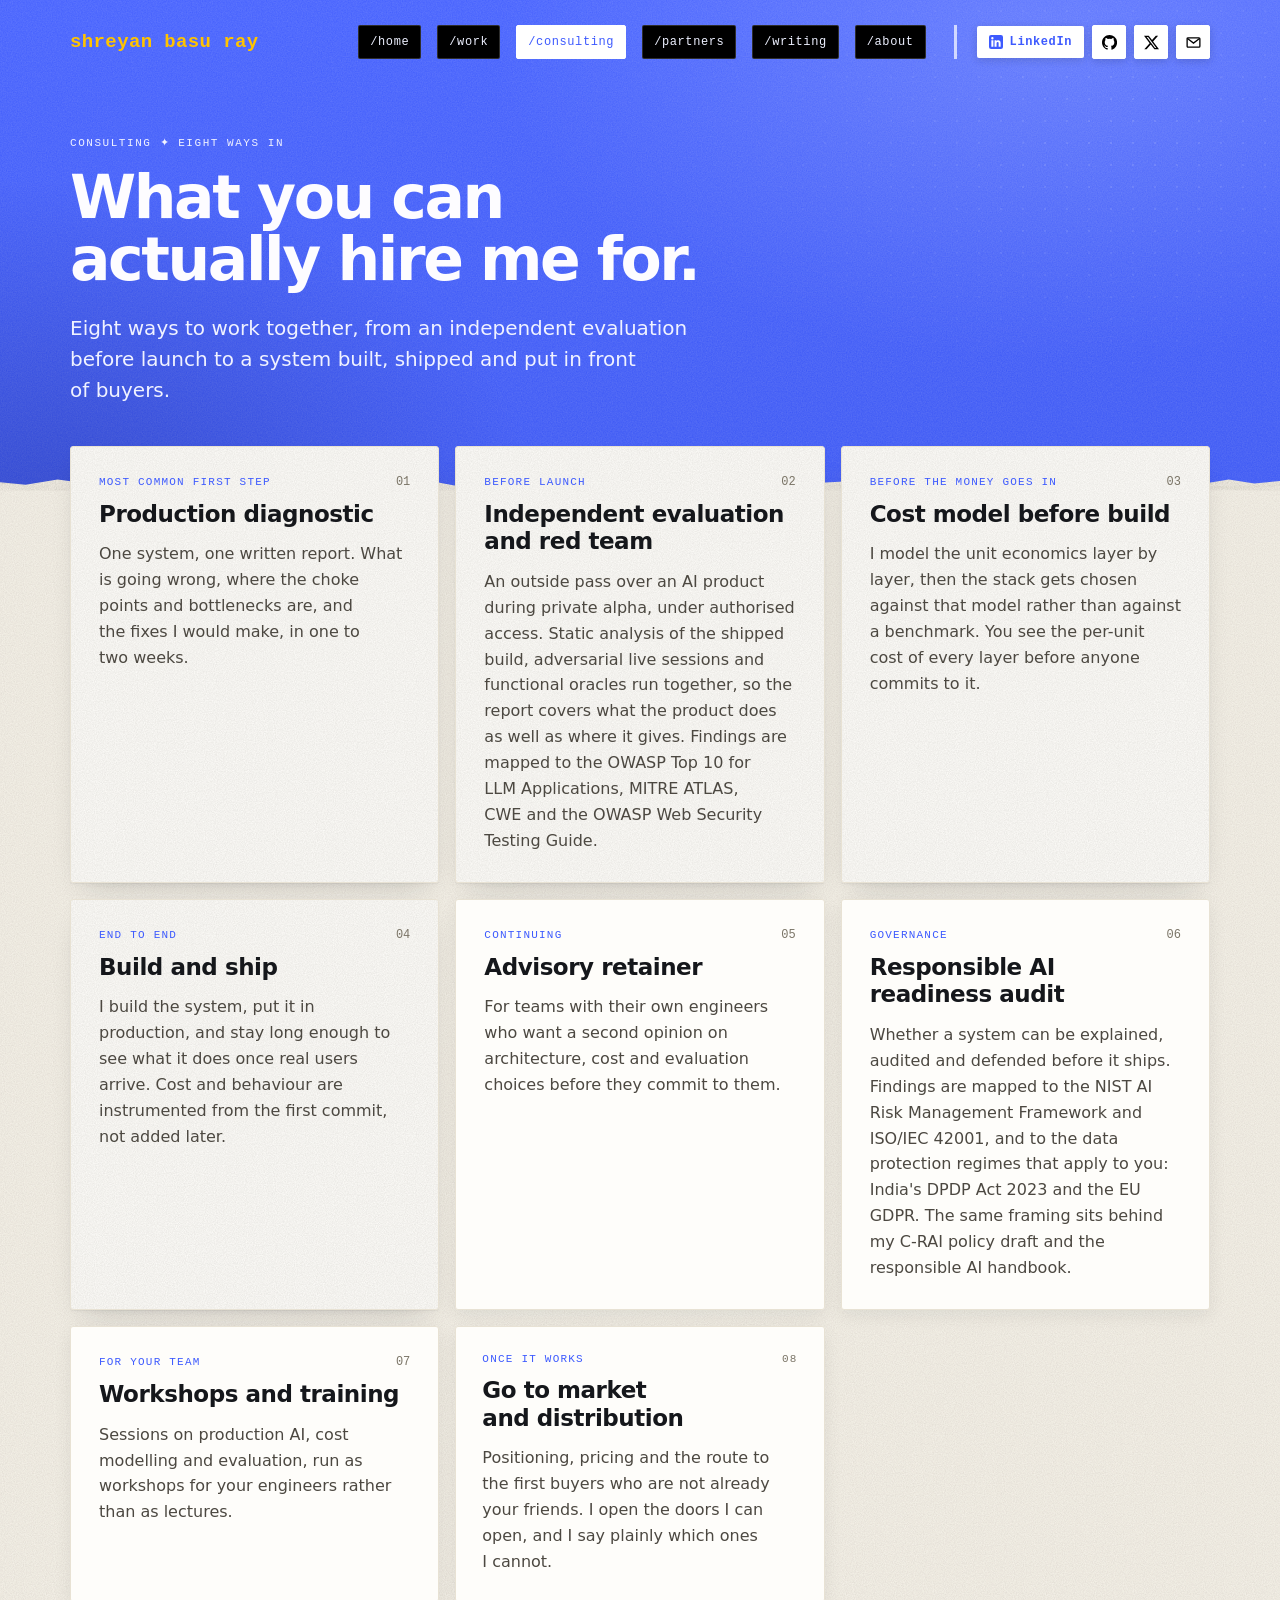
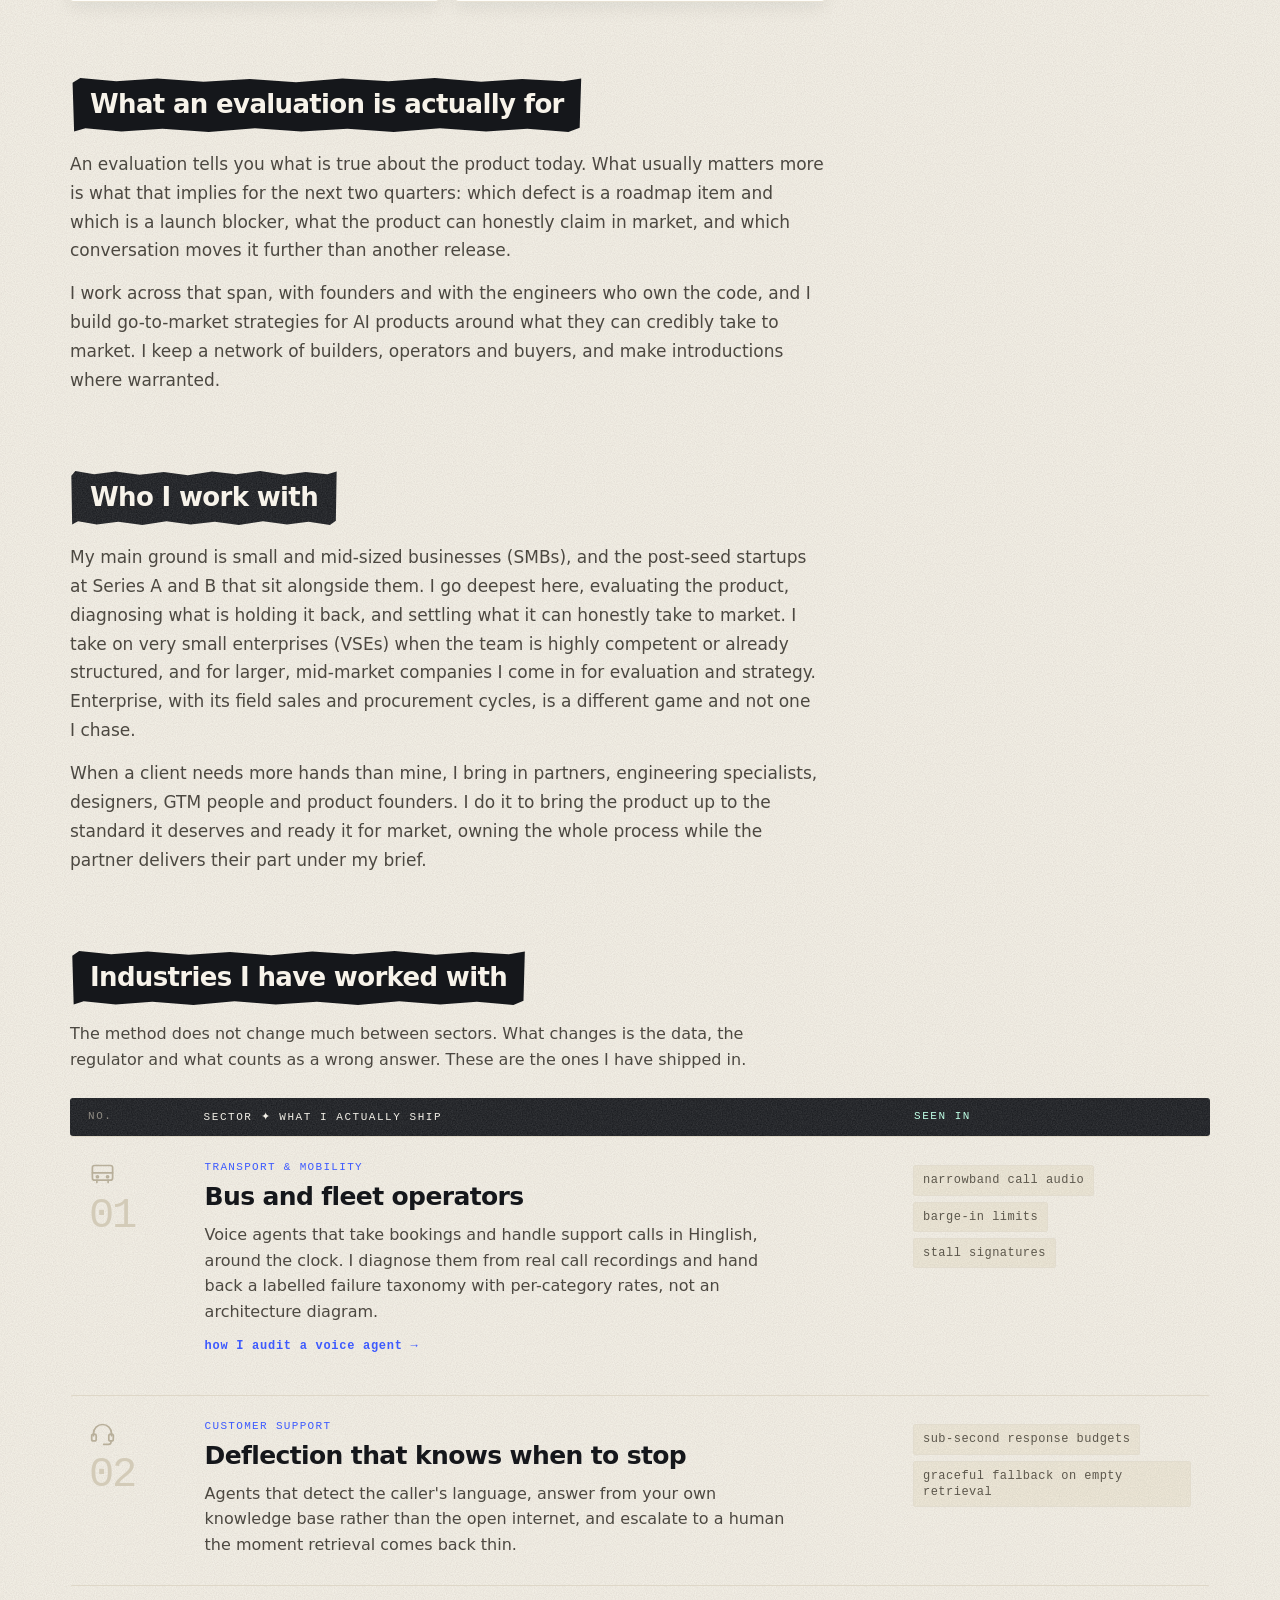
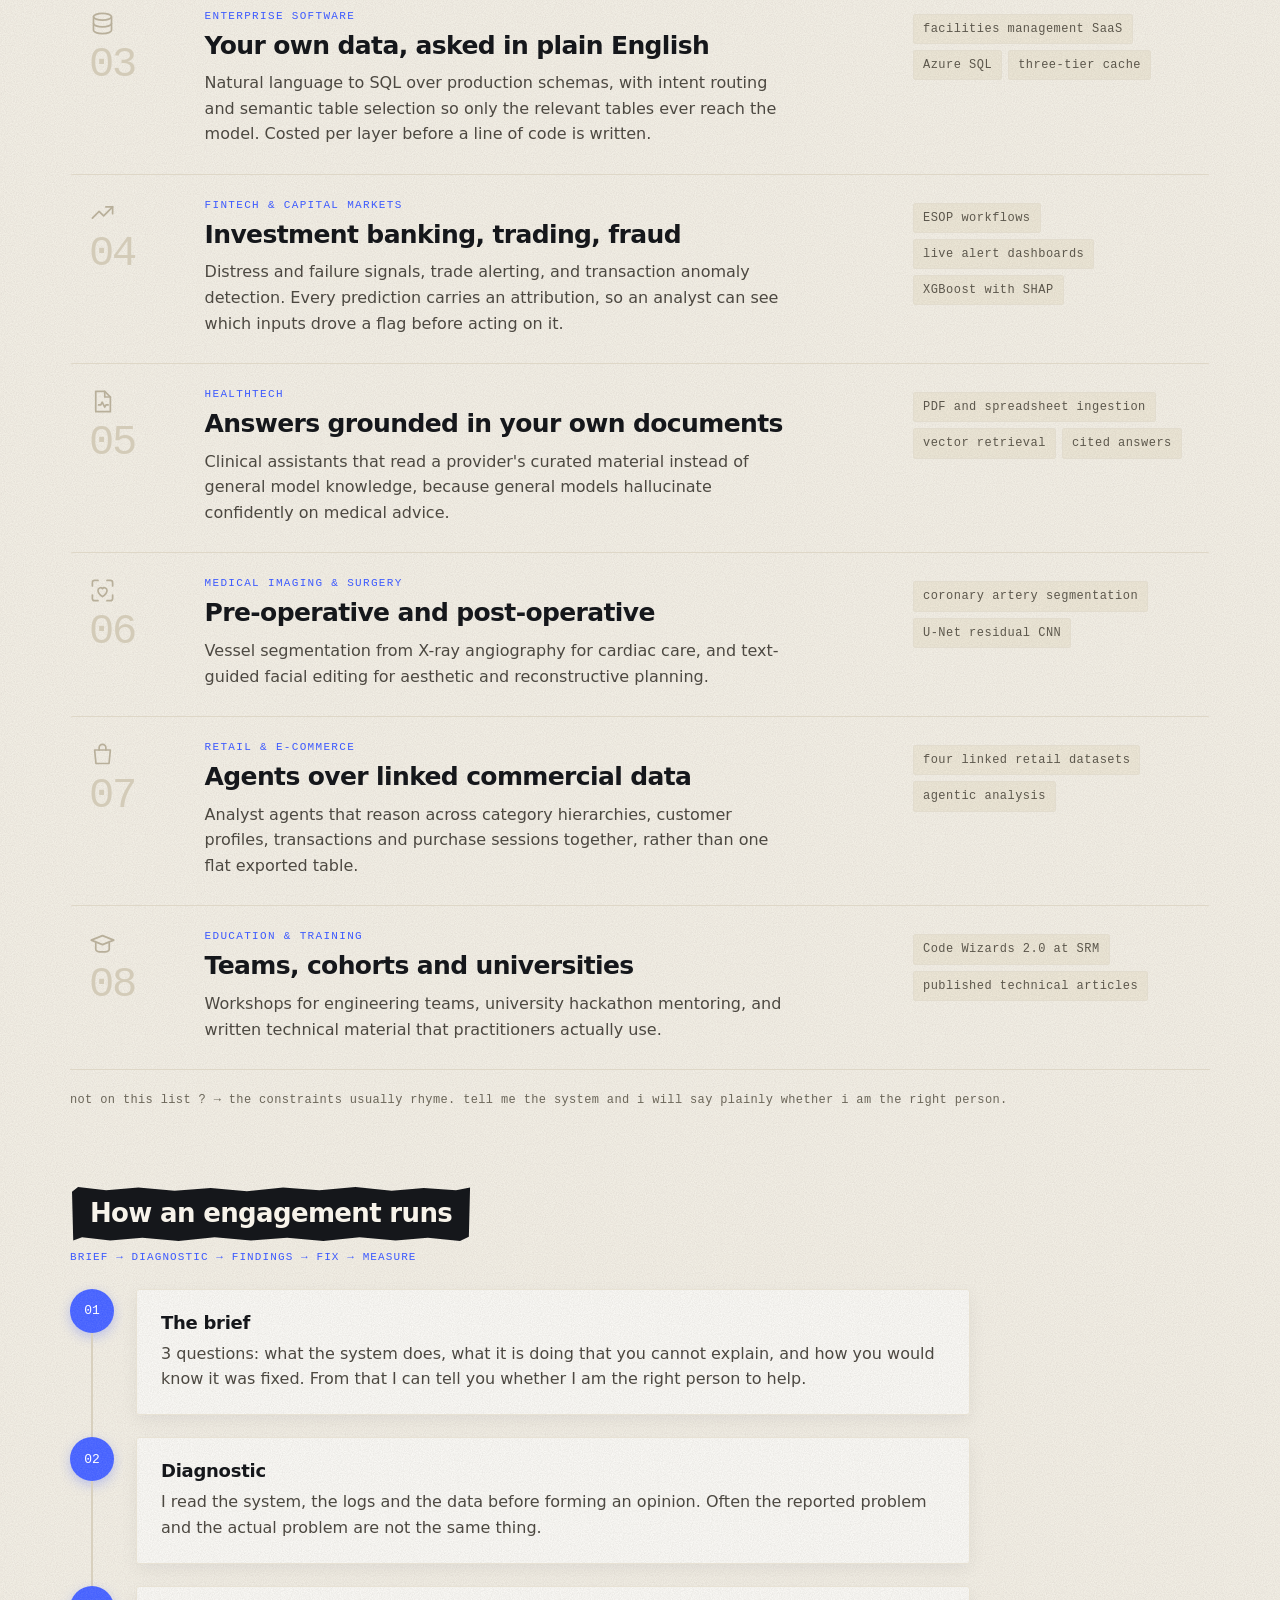
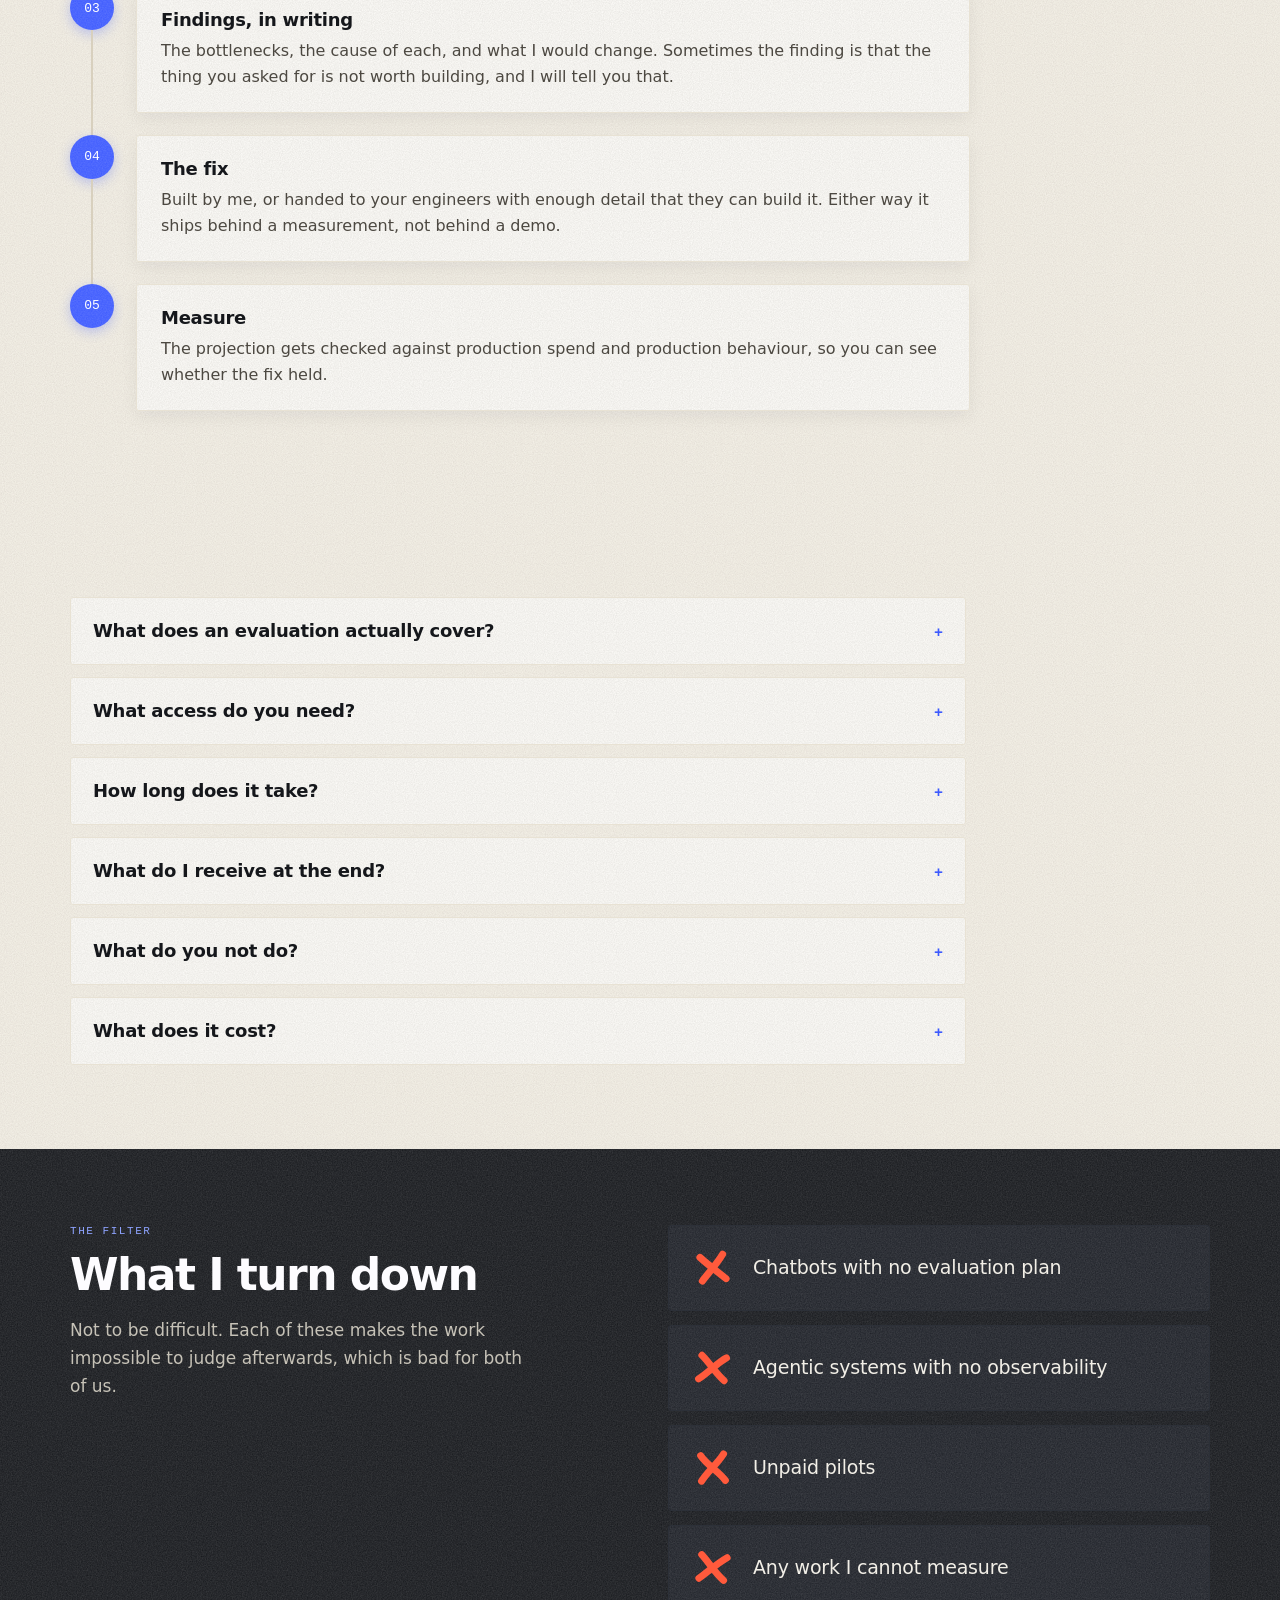
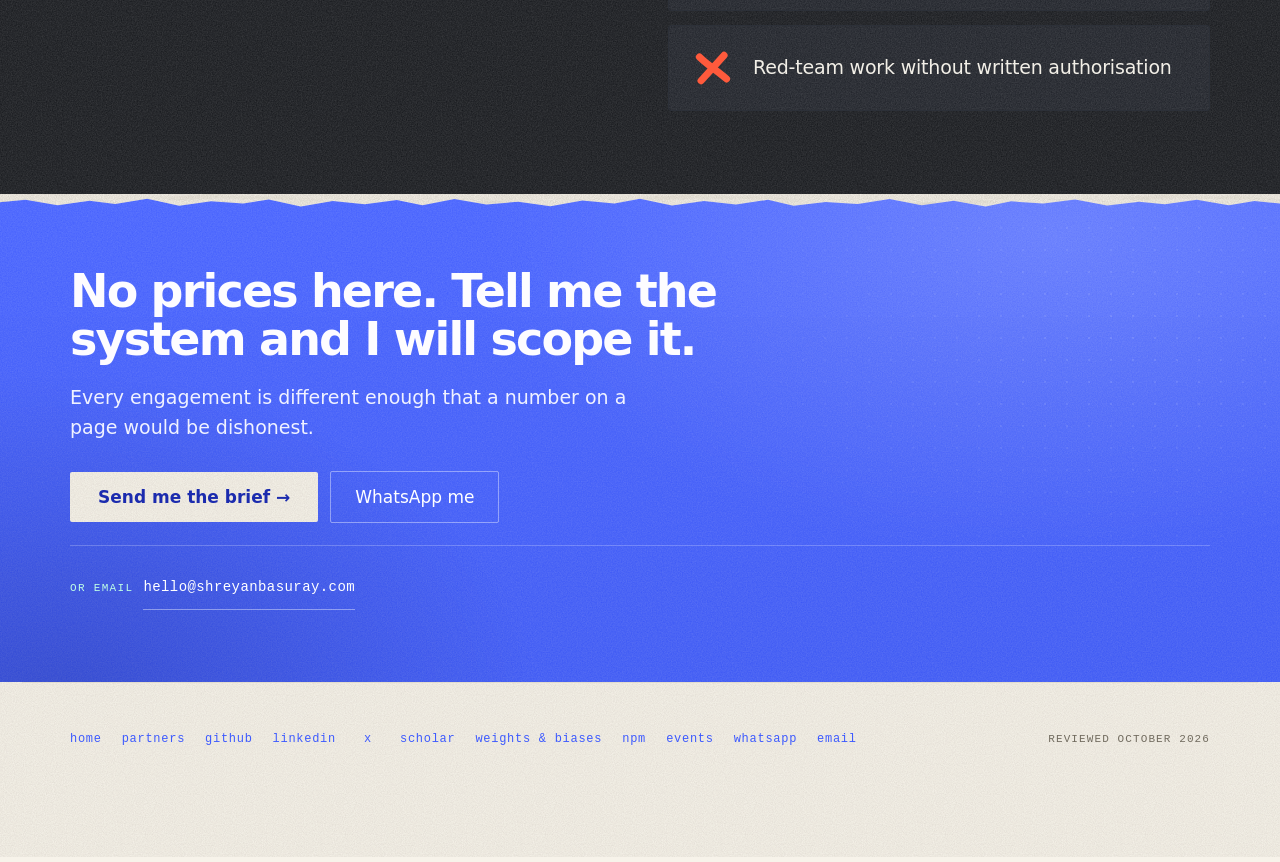
<file: consulting/index.html>
<!doctype html>
<html lang="en">
<head>
<meta charset="utf-8">
<meta name="viewport" content="width=device-width, initial-scale=1">
<meta http-equiv="Content-Security-Policy" content="default-src 'self'; script-src 'self' 'unsafe-inline'; style-src 'self' 'unsafe-inline' https://fonts.googleapis.com; font-src 'self' https://fonts.gstatic.com; img-src 'self' data:; connect-src 'self'; form-action 'none'; base-uri 'self'; object-src 'none'; frame-src 'none'; upgrade-insecure-requests">
<meta name="referrer" content="strict-origin-when-cross-origin">
<title>Consulting | AI Evaluation &amp; Diagnostics | Shreyan Basu Ray</title>
<meta name="description" content="Eight ways to work together: production diagnostics, independent evaluation and red team, cost modelling before build, build and ship, advisory retainers, responsible AI readiness audits, workshops, and go-to-market and distribution.">
<link rel="canonical" href="https://shreyanbasuray.com/consulting/">
<meta name="robots" content="index, follow, max-image-preview:large, max-snippet:-1, max-video-preview:-1">
<meta name="author" content="Shreyan Basu Ray">
<meta name="theme-color" content="#3D5AFE">
<meta property="og:type" content="website">
<meta property="og:site_name" content="Shreyan Basu Ray">
<meta property="og:title" content="Consulting | AI Evaluation &amp; Diagnostics | Shreyan Basu Ray">
<meta property="og:description" content="Eight ways to work together: production diagnostics, independent evaluation and red team, cost modelling before build, build and ship, advisory retainers, responsible AI readiness audits, workshops, and go-to-market and distribution.">
<meta property="og:url" content="https://shreyanbasuray.com/consulting/">
<meta property="og:image" content="https://shreyanbasuray.com/assets/og.jpg">
<meta property="og:image:width" content="1200">
<meta property="og:image:height" content="630">
<meta property="og:image:alt" content="Shreyan Basu Ray, applied ML engineer and AI product advisor">
<meta property="og:locale" content="en_IN">
<meta name="twitter:card" content="summary_large_image">
<meta name="twitter:site" content="@shreyanbr">
<meta name="twitter:creator" content="@shreyanbr">
<meta name="twitter:title" content="Consulting | AI Evaluation &amp; Diagnostics | Shreyan Basu Ray">
<meta name="twitter:description" content="Eight ways to work together: production diagnostics, independent evaluation and red team, cost modelling before build, build and ship, advisory retainers, responsible AI readiness audits, workshops, and go-to-market and distribution.">
<meta name="twitter:image" content="https://shreyanbasuray.com/assets/og.jpg">
<link rel="icon" href="/favicon.ico" sizes="any">
<link rel="icon" type="image/png" sizes="32x32" href="/assets/icon-32.png">
<link rel="icon" type="image/png" sizes="48x48" href="/assets/icon-48.png">
<link rel="icon" type="image/png" sizes="192x192" href="/assets/icon-192.png">
<link rel="apple-touch-icon" sizes="180x180" href="/assets/icon-180.png">
<link rel="sitemap" type="application/xml" href="/sitemap.xml">
<link rel="alternate" type="text/plain" href="/llms.txt">
<link rel="preconnect" href="https://fonts.googleapis.com">
<link rel="preconnect" href="https://fonts.gstatic.com" crossorigin="">
<link href="https://fonts.googleapis.com/css2?family=Outfit:wght@300;400;500;600;700&amp;family=JetBrains+Mono:wght@400;500&amp;family=Caveat:wght@500&amp;display=swap" rel="stylesheet">
<style>
  body{margin:0;background:#F7F3EA;}
  a{color:#3D5AFE;text-decoration:none;}
  a:hover{color:#1B36C9;}
  @keyframes fadeUp{from{opacity:0;transform:translateY(22px)}to{opacity:1;transform:none}}
  .flink{display:inline-flex;align-items:center;justify-content:center;min-height:44px;min-width:24px}
  .ind-row{transition:background .22s ease,transform .22s cubic-bezier(.22,.7,.2,1),box-shadow .22s ease,border-color .22s ease}
  .ind-row:hover{background:#FFFFFF !important;transform:translateY(-3px);box-shadow:0 14px 30px rgba(21,23,27,.11);border-color:#F0F2FF !important}
  .ind-row:hover .ind-num{color:#3D5AFE !important}
  .ind-row:hover .ind-ico{stroke:#3D5AFE !important}
  .ind-row:hover .ind-h{color:#1B36C9 !important}
  .ind-row:hover .ind-p{color:#3D5AFE !important}
  .ind-row:hover .ind-tag{background:#EEF1FF !important;border-color:#F0F2FF !important;color:#1B36C9 !important}
  @media (max-width:900px){
    .ind-head{display:none !important}
    .ind-row{grid-template-columns:56px minmax(0,1fr) !important}
    .ind-tags{grid-column:2 !important;margin-top:14px !important}
  }
  @media (max-width:520px){
    .ind-row{grid-template-columns:minmax(0,1fr) !important}
    .ind-tags{grid-column:1 !important}
  }
  .xmark{transition:transform .25s cubic-bezier(.34,1.5,.6,1)}
  @keyframes xwobble{
    0%{transform:rotate(var(--xr)) scale(1)}
    35%{transform:rotate(calc(var(--xr) + 13deg)) scale(1.26)}
    65%{transform:rotate(calc(var(--xr) - 9deg)) scale(1.18)}
    100%{transform:rotate(var(--xr)) scale(1.16)}
  }
  .xrow:hover .xmark{animation:xwobble .5s cubic-bezier(.34,1.4,.5,1) forwards}
  /* --- mobile hygiene (WCAG 2.5.8 targets, iOS text inflation, no sideways scroll) --- */
  html{-webkit-text-size-adjust:100%;text-size-adjust:100%}
  body{overflow-x:hidden}
  @supports (overflow:clip){body{overflow-x:clip}}
  img,svg,video,canvas{max-width:100%}
  .taplink{display:inline-flex;align-items:center;min-height:44px;box-sizing:border-box}
  .snapgrid{overflow:hidden;padding:8px;box-sizing:border-box}
  /* --- navigation --- */
  .navchk{position:absolute;width:1px;height:1px;margin:-1px;padding:0;border:0;overflow:hidden;clip:rect(0 0 0 0);white-space:nowrap}
  .navburger{display:none}
  .navpanel{display:none}
  @media (max-width:820px){
    .navdesk{display:none !important}
    .navburger{display:inline-flex;align-items:center;gap:10px;min-height:44px;padding:0 15px;border:1px solid rgba(255,255,255,.45);box-sizing:border-box;border-radius:2px;color:#FFFFFF;font-family:'JetBrains Mono',monospace;font-size:12px;letter-spacing:.12em;text-transform:uppercase;cursor:pointer;user-select:none}
    .navburger:hover{background:rgba(21,23,27,.16)}
    .navchk:focus-visible ~ .navbar .navburger{outline:2px solid #FFC300;outline-offset:2px}
    .navchk:checked ~ .navpanel{display:block}
    .navchk:checked ~ .navbar .navburger .bopen{display:none}
    .navchk:checked ~ .navbar .navburger .bshut{display:inline}
    .navburger .bshut{display:none}
  }
  .navlink{display:flex;align-items:center;justify-content:space-between;gap:12px;min-height:52px;padding:4px 0;font-family:'JetBrains Mono',monospace;font-size:14px;letter-spacing:.06em;color:#EDF0FF;border-bottom:1px solid rgba(255,255,255,.22)}
  .navlink[aria-current="page"]{color:#FFFFFF;font-weight:700}
  .navlink:hover{color:#FFFFFF}
  @media (prefers-reduced-motion:reduce){*{animation:none !important}}
</style>
<style>picture{display:contents}img{max-width:100%}:focus{outline:2px solid #FFC300;outline-offset:2px}:focus:not(:focus-visible){outline:none}:focus-visible{outline:2px solid #FFC300;outline-offset:2px}
  /* two-tone focus ring: the yellow reads on blue and ink, the dark inner edge reads on cream */
  :focus-visible:not(input):not(textarea):not(select){box-shadow:0 0 0 2px #15171B !important}
  /* reduced motion: stop transitions too, not just keyframe animations */
  @media (prefers-reduced-motion:reduce){*,*::before,*::after{transition-duration:.01ms !important;transition-delay:0s !important}}
  /* scroll reveal: below-the-fold entrances wait until they are on screen (set by the script at the end of body) */
  .rv{opacity:0;animation-name:none !important}
  /* torn-paper headings settle in like a taped note */
  @keyframes tapeIn{0%{opacity:0;transform:translateY(12px) rotate(-3deg) scale(.97)}60%{opacity:1;transform:translateY(0) rotate(.6deg) scale(1.01)}100%{opacity:1;transform:none}}
  /* page to page: the content cross-fades while the nav bar holds still (browsers without view transitions just navigate) */
  @view-transition{navigation:auto}
  .navbar{view-transition-name:site-nav}
  ::view-transition-old(root){animation:vtOut .16s ease-in both}
  ::view-transition-new(root){animation:vtIn .34s cubic-bezier(.22,.7,.2,1) both}
  @keyframes vtOut{to{opacity:0}}
  @keyframes vtIn{from{opacity:0;transform:translateY(8px)}}
  @media (prefers-reduced-motion:reduce){::view-transition-group(*),::view-transition-old(*),::view-transition-new(*){animation:none !important}}
  /* floating WhatsApp button: bottom right on every page, held still across page transitions */
  .wafab{position:fixed;right:max(16px,env(safe-area-inset-right));bottom:max(16px,env(safe-area-inset-bottom));z-index:50;display:inline-flex;align-items:center;gap:10px;min-height:48px;padding:0 18px 0 14px;box-sizing:border-box;border-radius:2px;background:#15171B;color:#FFFFFF;border:1px solid rgba(255,255,255,.3);box-shadow:0 10px 26px rgba(21,23,27,.3);font-family:'JetBrains Mono',monospace;font-size:12px;letter-spacing:.08em;text-transform:uppercase;font-weight:500;view-transition-name:wa-fab;transition:transform .25s ease,opacity .25s ease,visibility .25s,background-color .18s ease,box-shadow .18s ease}
  .wafab svg{flex:0 0 auto;color:#25D366;transition:color .18s ease}
  .wafab.is-away{opacity:0;visibility:hidden;transform:translateY(12px)}
  .wafab:hover{color:#FFFFFF;background:#3D5AFE;transform:translateY(-2px);box-shadow:0 14px 30px rgba(21,23,27,.34)}
  .wafab:hover svg{color:#FFFFFF}
  @media (max-width:520px){
    .wafab{width:52px;min-height:52px;padding:0;justify-content:center}
    .wafab-label{position:absolute;width:1px;height:1px;overflow:hidden;clip:rect(0 0 0 0);white-space:nowrap}
  }
  @media print{.wafab{display:none}}
  @media (min-width:821px) and (max-width:1140px){.navdesk > div + div{border-left:0 !important;padding-left:0 !important}}
  @media (max-width:520px){.herocta > a{flex:1 1 100%;justify-content:center}}
  /* mobile menu */
  @keyframes navIn{from{opacity:0;transform:translateY(-8px)}to{opacity:1;transform:none}}
  .navchk:checked ~ .navpanel{animation:navIn .24s cubic-bezier(.22,.7,.2,1)}
  .navlink[aria-current="page"] span{color:#FFC300}
</style>
<style>.hv1:hover{background:#FFFFFF !important;color:#3D5AFE !important;border-color:#FFFFFF !important}.hv1:focus-visible{background:#FFFFFF !important;color:#3D5AFE !important;border-color:#FFFFFF !important}.hv2:hover{background:#FFFFFF !important;color:#3D5AFE !important}.hv2:focus-visible{background:#FFFFFF !important;color:#3D5AFE !important}.hv3:hover{transform:translateY(-3px) !important;box-shadow:0 12px 28px rgba(21,23,27,.11) !important}.hv3:focus-visible{transform:translateY(-3px) !important;box-shadow:0 12px 28px rgba(21,23,27,.11) !important}.hv4:hover{transform:translateY(-3px) !important;border-color:#3D5AFE !important;box-shadow:0 12px 26px rgba(0,0,0,.35) !important}.hv4:focus-visible{transform:translateY(-3px) !important;border-color:#3D5AFE !important;box-shadow:0 12px 26px rgba(0,0,0,.35) !important}.hv5:hover{background:#FFFFFF !important}.hv5:focus-visible{background:#FFFFFF !important}.hv6:hover{background:rgba(255,255,255,.12) !important}.hv6:focus-visible{background:rgba(255,255,255,.12) !important}.hv7:hover{border-color:#FFFFFF !important}.hv7:focus-visible{border-color:#FFFFFF !important}
.faqd summary::-webkit-details-marker{display:none;}
.faqd[open] .faqi{transform:rotate(45deg);}
.faqd[open]{border-color:#C9C1AE;}
.faqd summary:focus-visible{outline:2px solid #3D5AFE;outline-offset:2px;}
</style>
<script type="application/ld+json">{"@context":"https://schema.org","@graph":[{"@type":"Person","@id":"https://shreyanbasuray.com/#person","name":"Shreyan Basu Ray","alternateName":["Shreyan Basu","Shreyan Ray","shreyanbasuray"],"givenName":"Shreyan","familyName":"Basu Ray","url":"https://shreyanbasuray.com/","mainEntityOfPage":"https://shreyanbasuray.com/","image":"https://shreyanbasuray.com/assets/portrait-real.jpg","jobTitle":["Applied Machine Learning Engineer","AI Product Advisor","Responsible AI Consultant","Voice AI Auditor"],"email":"mailto:hello@shreyanbasuray.com","description":"Advises founders and product teams on the path from AI product build to commercial launch: independent evaluation and red-team work on AI products, responsible AI readiness, and go-to-market strategy grounded in what the product can honestly claim.","address":{"@type":"PostalAddress","addressCountry":"IN"},"knowsAbout":["Machine learning engineering","Production AI systems","Large language models","AI agents","LLM evaluation","LLM observability","MLOps","Responsible AI","AI governance","Quantum machine learning","Retrieval-augmented generation","Natural language to SQL","Cost modelling for AI systems","AI red teaming","Adversarial testing of LLM applications","Prompt injection","Jailbreak resistance testing","AI assurance","AI product positioning","Go-to-market strategy for AI products","OWASP Top 10 for LLM Applications","MITRE ATLAS","NIST AI Risk Management Framework","ISO/IEC 42001","DPDP Act 2023","Voice AI agents","Voice agent evaluation","Conversational AI diagnostics","Telephony and speech audio analysis"],"sameAs":["https://github.com/Shreyan1","https://www.linkedin.com/in/shreyanbasuray","https://x.com/shreyanbr","https://orcid.org/0000-0002-2641-8048","https://scholar.google.com/citations?user=vih7SfEAAAAJ&hl=en","https://wandb.ai/basurayshreyan","https://www.npmjs.com/~shreyanbr","https://huggingface.co/shreyanbr","https://www.mathworks.com/matlabcentral/profile/authors/23980008","https://pypi.org/user/shreyanbr/"]},{"@type":"WebSite","@id":"https://shreyanbasuray.com/#website","url":"https://shreyanbasuray.com/","name":"Shreyan Basu Ray","description":"Eight ways to work together: production diagnostics, independent evaluation and red team, cost modelling before build, build and ship, advisory retainers, responsible AI readiness audits, workshops, and go-to-market and distribution.","inLanguage":"en","publisher":{"@id":"https://shreyanbasuray.com/#person"}},{"@type":"WebPage","@id":"https://shreyanbasuray.com/consulting/#page","url":"https://shreyanbasuray.com/consulting/","name":"Consulting | AI Evaluation & Diagnostics | Shreyan Basu Ray","description":"Eight ways to work together: production diagnostics, independent evaluation and red team, cost modelling before build, build and ship, advisory retainers, responsible AI readiness audits, workshops, and go-to-market and distribution.","isPartOf":{"@id":"https://shreyanbasuray.com/#website"},"about":{"@id":"https://shreyanbasuray.com/#person"},"inLanguage":"en"},{"@type":"BreadcrumbList","@id":"https://shreyanbasuray.com/consulting/#breadcrumb","itemListElement":[{"@type":"ListItem","position":1,"name":"Home","item":"https://shreyanbasuray.com/"},{"@type":"ListItem","position":2,"name":"Consulting","item":"https://shreyanbasuray.com/consulting/"}]}]}</script>
<script type="application/ld+json">{"@context":"https://schema.org","@type":"OfferCatalog","name":"Consulting services","itemListElement":[{"@type":"Service","name":"Production diagnostic","provider":{"@id":"https://shreyanbasuray.com/#person"},"areaServed":"Worldwide"},{"@type":"Service","name":"Independent evaluation and red team","provider":{"@id":"https://shreyanbasuray.com/#person"},"areaServed":"Worldwide"},{"@type":"Service","name":"Cost model before build","provider":{"@id":"https://shreyanbasuray.com/#person"},"areaServed":"Worldwide"},{"@type":"Service","name":"Build and ship","provider":{"@id":"https://shreyanbasuray.com/#person"},"areaServed":"Worldwide"},{"@type":"Service","name":"Advisory retainer","provider":{"@id":"https://shreyanbasuray.com/#person"},"areaServed":"Worldwide"},{"@type":"Service","name":"Responsible AI readiness audit","provider":{"@id":"https://shreyanbasuray.com/#person"},"areaServed":"Worldwide"},{"@type":"Service","name":"Workshops and training","provider":{"@id":"https://shreyanbasuray.com/#person"},"areaServed":"Worldwide"},{"@type":"Service","name":"Go to market and distribution","provider":{"@id":"https://shreyanbasuray.com/#person"},"areaServed":"Worldwide"}]}</script>
<script type="application/ld+json">{"@context":"https://schema.org","@type":"FAQPage","@id":"https://shreyanbasuray.com/consulting/#faq","isPartOf":{"@id":"https://shreyanbasuray.com/consulting/#page"},"about":{"@id":"https://shreyanbasuray.com/#person"},"mainEntity":[{"@type":"Question","name":"What does an evaluation actually cover?","acceptedAnswer":{"@type":"Answer","text":"Three passes, run together rather than in sequence. Static analysis of the shipped build, where I deobfuscate what reaches the client and lift the guard functions verbatim, then run them offline under a harness rather than testing a paraphrase of them. Adversarial live sessions against the running product: extraction corpora, multi-turn and crescendo jailbreaks, prompt injection, and how the product handles safety and crisis signals. Functional oracles that establish whether the product does the thing it claims to do at all. The first pass tells you what the product is. The second tells you where it gives. The third tells you whether the claim holds."}},{"@type":"Question","name":"What access do you need?","acceptedAnswer":{"@type":"Answer","text":"Written authorisation, and the level of access a real user would have. Private alpha credentials are usually enough. I do not need your source repository, though the work is sharper when the engineers who own the code are reachable for questions. Without written authorisation I do not begin. This is not a formality. Unauthorised testing is indefensible for both of us, whatever the intent behind it."}},{"@type":"Question","name":"How long does it take?","acceptedAnswer":{"@type":"Answer","text":"Scope and timeline are agreed at the brief, before anything starts. A single product in private alpha usually runs in the same range as a production diagnostic, one to two weeks from brief to report. A broad surface, or a build that is heavily obfuscated, takes longer, and I say so at the brief rather than afterwards."}},{"@type":"Question","name":"What do I receive at the end?","acceptedAnswer":{"@type":"Answer","text":"A severity ladder, where every finding carries steps to reproduce, so your engineers can confirm it themselves rather than take my word for it. A remediation priority order, which is deliberately not the same as the severity order, because some severe findings are cheap to close and some minor ones are not. A framework crosswalk, mapping each finding to the standards that name it: the OWASP Top 10 for LLM Applications, MITRE ATLAS, CWE and the OWASP Web Security Testing Guide, and where governance is in scope, the NIST AI Risk Management Framework, ISO/IEC 42001, India's DPDP Act 2023 and the EU GDPR. And a founder memo, the short version of what the findings mean for the launch date and for the claims you were planning to make."}},{"@type":"Question","name":"What do you not do?","acceptedAnswer":{"@type":"Answer","text":"I do not test what I have not been authorised in writing to test. I do not publish, distribute or reuse what I find; the engagement sits under a confidentiality and non-distribution covenant, and the report is yours. I do not hand over scanner output and call it an evaluation."}},{"@type":"Question","name":"What does it cost?","acceptedAnswer":{"@type":"Answer","text":"Priced per engagement, after the brief. What moves the number is the size of the surface, how much of the product is reachable without source access, and whether governance frameworks are in scope alongside the security ones. You get the scope and the price in writing before any testing begins."}}]}</script>
<style>.hvli:hover{background:#EEF1FF !important;color:#1B2BAE !important}.hvli:focus-visible{background:#EEF1FF !important;color:#1B2BAE !important}</style>
<link rel="stylesheet" href="/assets/polish.css">
</head>
<body>
<div style="background:#F7F3EA;color:#15171B;font-family:Outfit,system-ui,sans-serif;">

<div class="band band-top" style="background:#3D5AFE;color:#F4F2FF;">
    <input type="checkbox" id="nav-open" class="navchk" aria-label="Open the menu">
  <div class="navbar" style="max-width:1140px;margin:0 auto;padding:20px clamp(20px,5vw,48px);display:flex;flex-wrap:wrap;justify-content:space-between;align-items:center;gap:16px 24px;">
    <a href="/" style="font-family:'JetBrains Mono',monospace;font-size:19px;font-weight:900;letter-spacing:.02em;color:#FFC300;;display:inline-flex;align-items:center;min-height:44px">shreyan basu ray</a>
    <div class="navdesk" style="display:flex;align-items:center;gap:12px 28px;flex-wrap:wrap;">
      <div style="display:flex;flex-wrap:wrap;gap:8px 16px;font-family:'JetBrains Mono',monospace;font-size:12px;letter-spacing:.05em;">
        <a href="/" style="color:#EDF0FF;padding:9px 11px;border-radius:2px;border:1px solid rgba(255,255,255,.18);background-color:#000000;" class="hv1">/home</a>
        <a href="/work/" style="color:#EDF0FF;padding:9px 11px;border-radius:2px;border:1px solid rgba(255,255,255,.18);background-color:#000000;" class="hv1">/work</a>
        <a href="/consulting/" style="color:#3D5AFE;padding:9px 11px;border-radius:2px;border:1px solid #FFFFFF;background-color:#FFFFFF;" aria-current="page">/consulting</a>
        <a href="/partners/" class="hv1" style="color:#EDF0FF;padding:9px 11px;border-radius:2px;border:1px solid rgba(255,255,255,.18);background-color:#000000;">/partners</a>
        <a href="/writing/" style="color:#EDF0FF;padding:9px 11px;border-radius:2px;border:1px solid rgba(255,255,255,.18);background-color:#000000;" class="hv1">/writing</a>
        <a href="/about/" style="color:#EDF0FF;padding:9px 11px;border-radius:2px;border:1px solid rgba(255,255,255,.18);background-color:#000000;" class="hv1">/about</a>
      </div>
      <div style="display:flex;gap:8px;align-items:center;padding-left:20px;border-left:3px solid rgba(255,255,255,.7);">
        <a href="https://www.linkedin.com/in/shreyanbasuray" class="hvli" aria-label="Connect on LinkedIn" style="display:inline-flex;align-items:center;gap:7px;height:32px;padding:0 12px;border-radius:2px;background:#FFFFFF;color:#3D5AFE;font-family:'JetBrains Mono',monospace;font-size:12px;letter-spacing:.05em;font-weight:700;white-space:nowrap;box-shadow:0 2px 8px rgba(21,23,27,.16);" target="_blank" rel="noopener noreferrer"><svg width="14" height="14" viewBox="0 0 16 16" fill="currentColor" aria-hidden="true"><path d="M13.6 0H2.4A2.4 2.4 0 0 0 0 2.4v11.2A2.4 2.4 0 0 0 2.4 16h11.2a2.4 2.4 0 0 0 2.4-2.4V2.4A2.4 2.4 0 0 0 13.6 0zM5 13.3H2.7V6.1H5v7.2zM3.85 5.1a1.34 1.34 0 1 1 0-2.68 1.34 1.34 0 0 1 0 2.68zM13.3 13.3H11V9.5c0-.9-.32-1.52-1.13-1.52-.62 0-.99.42-1.15.82-.06.15-.08.35-.08.55v3.95H6.35s.03-6.4 0-7.2h2.29v1.02c.3-.47.85-1.14 2.06-1.14 1.5 0 2.6.98 2.6 3.08v4.24z"></path></svg>LinkedIn</a>
        <a href="https://github.com/Shreyan1" aria-label="GitHub" style="display:flex;align-items:center;justify-content:center;width:32px;height:32px;border:1px solid #FFFFFF;border-radius:2px;background:#FFFFFF;color:#000000;box-shadow:0 2px 8px rgba(10,15,40,.18);" target="_blank" rel="noopener noreferrer" class="hvli">
          <svg width="15" height="15" viewBox="0 0 16 16" fill="currentColor" aria-hidden="true"><path d="M8 0C3.58 0 0 3.58 0 8c0 3.54 2.29 6.53 5.47 7.59.4.07.55-.17.55-.38v-1.34c-2.23.49-2.7-1.07-2.7-1.07-.36-.93-.89-1.18-.89-1.18-.73-.5.05-.49.05-.49.81.06 1.23.83 1.23.83.72 1.23 1.88.87 2.34.67.07-.52.28-.87.51-1.07-1.78-.2-3.64-.89-3.64-3.95 0-.87.31-1.59.83-2.15-.08-.2-.36-1.02.08-2.12 0 0 .67-.21 2.2.82a7.6 7.6 0 0 1 4 0c1.53-1.03 2.2-.82 2.2-.82.44 1.1.16 1.92.08 2.12.52.56.83 1.28.83 2.15 0 3.07-1.87 3.75-3.65 3.95.29.25.54.73.54 1.48v2.19c0 .21.15.46.55.38A8 8 0 0 0 8 0z"></path></svg>
        </a>
        <a href="https://x.com/shreyanbr" aria-label="Shreyan on X" style="display:flex;align-items:center;justify-content:center;width:32px;height:32px;border:1px solid #FFFFFF;border-radius:2px;background:#FFFFFF;color:#000000;box-shadow:0 2px 8px rgba(10,15,40,.18);" target="_blank" rel="noopener noreferrer" class="hvli">
          <svg width="15" height="15" viewBox="0 0 24 24" fill="currentColor" aria-hidden="true"><path d="M18.9 1.15h3.68l-8.04 9.19L24 22.85h-7.41l-5.8-7.58-6.64 7.58H.47l8.6-9.83L0 1.15h7.59l5.25 6.93zm-1.29 19.5h2.04L6.49 3.24H4.3z"></path></svg>
        </a>
        <a href="mailto:hello@shreyanbasuray.com" aria-label="Email" style="display:flex;align-items:center;justify-content:center;width:32px;height:32px;border:1px solid #FFFFFF;border-radius:2px;background:#FFFFFF;color:#000000;box-shadow:0 2px 8px rgba(10,15,40,.18);" class="hvli">
          <svg width="15" height="15" viewBox="0 0 16 16" fill="none" stroke="currentColor" stroke-width="1.4" aria-hidden="true"><rect x="1.2" y="3" width="13.6" height="10" rx="1"></rect><path d="M1.6 3.8 8 8.6l6.4-4.8"></path></svg>
        </a>
      </div>
    </div>
        <label for="nav-open" class="navburger">
          <svg class="bopen" width="16" height="14" viewBox="0 0 16 14" fill="none" stroke="currentColor" stroke-width="1.8" stroke-linecap="round" aria-hidden="true"><path d="M1 2h14M1 7h14M1 12h14"></path></svg><svg class="bshut" width="16" height="14" viewBox="0 0 16 14" fill="none" stroke="currentColor" stroke-width="1.8" stroke-linecap="round" aria-hidden="true"><path d="M2 1l12 12M14 1 2 13"></path></svg>
          <span class="bopen">menu</span><span class="bshut">close</span>
        </label>
  </div>
    <div class="navpanel">
      <div style="max-width:1140px;margin:0 auto;padding:4px clamp(20px,5vw,48px) 24px;">
        <a href="/" class="navlink">/home<span aria-hidden="true">→</span></a>
        <a href="/work/" class="navlink">/work<span aria-hidden="true">→</span></a>
        <a href="/consulting/" class="navlink" aria-current="page">/consulting<span aria-hidden="true">•</span></a>
        <a href="/partners/" class="navlink">/partners<span aria-hidden="true">→</span></a>
        <a href="/writing/" class="navlink">/writing<span aria-hidden="true">→</span></a>
        <a href="/about/" class="navlink">/about<span aria-hidden="true">→</span></a>
        <div style="display:flex;flex-wrap:wrap;gap:10px;padding-top:18px;">
          <a href="https://www.linkedin.com/in/shreyanbasuray" class="hvli" aria-label="Connect on LinkedIn" style="display:inline-flex;align-items:center;gap:9px;height:44px;padding:0 18px;border-radius:2px;background:#FFFFFF;color:#3D5AFE;font-family:'JetBrains Mono',monospace;font-size:13px;letter-spacing:.05em;font-weight:700;white-space:nowrap;" target="_blank" rel="noopener noreferrer"><svg width="17" height="17" viewBox="0 0 16 16" fill="currentColor" aria-hidden="true"><path d="M13.6 0H2.4A2.4 2.4 0 0 0 0 2.4v11.2A2.4 2.4 0 0 0 2.4 16h11.2a2.4 2.4 0 0 0 2.4-2.4V2.4A2.4 2.4 0 0 0 13.6 0zM5 13.3H2.7V6.1H5v7.2zM3.85 5.1a1.34 1.34 0 1 1 0-2.68 1.34 1.34 0 0 1 0 2.68zM13.3 13.3H11V9.5c0-.9-.32-1.52-1.13-1.52-.62 0-.99.42-1.15.82-.06.15-.08.35-.08.55v3.95H6.35s.03-6.4 0-7.2h2.29v1.02c.3-.47.85-1.14 2.06-1.14 1.5 0 2.6.98 2.6 3.08v4.24z"></path></svg>LinkedIn</a>
        <a class="hvli" href="https://github.com/Shreyan1" aria-label="GitHub" target="_blank" rel="noopener noreferrer" style="display:flex;align-items:center;justify-content:center;width:44px;height:44px;border:1px solid #FFFFFF;border-radius:2px;background:#FFFFFF;color:#000000;"><svg width="17" height="17" viewBox="0 0 16 16" fill="currentColor" aria-hidden="true"><path d="M8 0C3.58 0 0 3.58 0 8c0 3.54 2.29 6.53 5.47 7.59.4.07.55-.17.55-.38v-1.34c-2.23.49-2.7-1.07-2.7-1.07-.36-.93-.89-1.18-.89-1.18-.73-.5.05-.49.05-.49.81.06 1.23.83 1.23.83.72 1.23 1.88.87 2.34.67.07-.52.28-.87.51-1.07-1.78-.2-3.64-.89-3.64-3.95 0-.87.31-1.59.83-2.15-.08-.2-.36-1.02.08-2.12 0 0 .67-.21 2.2.82a7.6 7.6 0 0 1 4 0c1.53-1.03 2.2-.82 2.2-.82.44 1.1.16 1.92.08 2.12.52.56.83 1.28.83 2.15 0 3.07-1.87 3.75-3.65 3.95.29.25.54.73.54 1.48v2.19c0 .21.15.46.55.38A8 8 0 0 0 8 0z"></path></svg></a>
          <a class="hvli" href="https://x.com/shreyanbr" aria-label="Shreyan on X" target="_blank" rel="noopener noreferrer" style="display:flex;align-items:center;justify-content:center;width:44px;height:44px;border:1px solid #FFFFFF;border-radius:2px;background:#FFFFFF;color:#000000;"><svg width="17" height="17" viewBox="0 0 24 24" fill="currentColor" aria-hidden="true"><path d="M18.9 1.15h3.68l-8.04 9.19L24 22.85h-7.41l-5.8-7.58-6.64 7.58H.47l8.6-9.83L0 1.15h7.59l5.25 6.93zm-1.29 19.5h2.04L6.49 3.24H4.3z"></path></svg></a>
          <a class="hvli" href="mailto:hello@shreyanbasuray.com" aria-label="Email" style="display:flex;align-items:center;justify-content:center;width:44px;height:44px;border:1px solid #FFFFFF;border-radius:2px;background:#FFFFFF;color:#000000;"><svg width="17" height="17" viewBox="0 0 16 16" fill="none" stroke="currentColor" stroke-width="1.4" aria-hidden="true"><rect x="1.2" y="3" width="13.6" height="10" rx="1"></rect><path d="M1.6 3.8 8 8.6l6.4-4.8"></path></svg></a>
        </div>
      </div>
    </div>

  <div style="max-width:1140px;margin:0 auto;padding:52px clamp(20px,5vw,48px) 84px;">
    <div style="font-family:'JetBrains Mono',monospace;font-size:11px;letter-spacing:.14em;text-transform:uppercase;color:#F0F2FF;">consulting ✦ eight ways in</div>
    <h1 style="animation:fadeUp .9s cubic-bezier(.22,.7,.2,1) .1s both;margin:18px 0 0;font-size:clamp(36px,5.4vw,60px);line-height:1.03;letter-spacing:-.04em;font-weight:600;max-width:20ch;color:#FDFCFF;">What you can actually hire me for.</h1>
    <p style="animation:fadeUp .9s cubic-bezier(.22,.7,.2,1) .2s both;margin:22px 0 0;font-size:20px;line-height:1.55;color:#F0F2FF;max-width:52ch;font-weight:300;">Eight ways to work together, from an independent evaluation before launch to a system built, shipped and put in front of buyers.</p>
  </div>
</div>

<div style="max-width:1140px;margin:0 auto;padding:0 clamp(20px,5vw,48px);">
  <div style="display:grid;grid-template-columns:repeat(auto-fit,minmax(300px,1fr));gap:16px;margin-top:-44px;">

    <div style="animation:fadeUp .85s cubic-bezier(.22,.7,.2,1) both;position:relative;background:#FEFDFA;border:1px solid #E8E2D4;border-radius:3px;padding:28px;box-shadow:0 6px 18px rgba(21,23,27,.07);">
      <div style="display:flex;justify-content:space-between;align-items:baseline;gap:12px;">
        <div style="font-family:'JetBrains Mono',monospace;font-size:11px;letter-spacing:.11em;text-transform:uppercase;color:#3D5AFE;">most common first step</div>
        <span style="font-family:'JetBrains Mono',monospace;font-size:12px;color:#7A7466;">01</span>
      </div>
      <h2 style="margin:12px 0 0;font-size:23px;font-weight:600;letter-spacing:-.02em;line-height:1.2;">Production diagnostic</h2>
      <p style="margin:13px 0 0;font-size:16px;line-height:1.62;color:#4C4841;">One system, one written report. What is going wrong, where the choke points and bottlenecks are, and the fixes I would make, in one to two weeks.</p>
    </div>

    <div style="animation:fadeUp .85s cubic-bezier(.22,.7,.2,1) both;position:relative;background:#FEFDFA;border:1px solid #E8E2D4;border-radius:3px;padding:28px;box-shadow:0 6px 18px rgba(21,23,27,.07);">
      <div style="display:flex;justify-content:space-between;align-items:baseline;gap:12px;">
        <div style="font-family:'JetBrains Mono',monospace;font-size:11px;letter-spacing:.11em;text-transform:uppercase;color:#3D5AFE;">before launch</div>
        <span style="font-family:'JetBrains Mono',monospace;font-size:12px;color:#7A7466;">02</span>
      </div>
      <h2 style="margin:12px 0 0;font-size:23px;font-weight:600;letter-spacing:-.02em;line-height:1.2;">Independent evaluation and red team</h2>
      <p style="margin:13px 0 0;font-size:16px;line-height:1.62;color:#4C4841;">An outside pass over an AI product during private alpha, under authorised access. Static analysis of the shipped build, adversarial live sessions and functional oracles run together, so the report covers what the product does as well as where it gives. Findings are mapped to the OWASP Top 10 for LLM Applications, MITRE ATLAS, CWE and the OWASP Web Security Testing Guide.</p>
    </div>

    <div style="animation:fadeUp .85s cubic-bezier(.22,.7,.2,1) both;position:relative;background:#FEFDFA;border:1px solid #E8E2D4;border-radius:3px;padding:28px;box-shadow:0 6px 18px rgba(21,23,27,.07);">
      <div style="display:flex;justify-content:space-between;align-items:baseline;gap:12px;">
        <div style="font-family:'JetBrains Mono',monospace;font-size:11px;letter-spacing:.11em;text-transform:uppercase;color:#3D5AFE;">before the money goes in</div>
        <span style="font-family:'JetBrains Mono',monospace;font-size:12px;color:#7A7466;">03</span>
      </div>
      <h2 style="margin:12px 0 0;font-size:23px;font-weight:600;letter-spacing:-.02em;line-height:1.2;">Cost model before build</h2>
      <p style="margin:13px 0 0;font-size:16px;line-height:1.62;color:#4C4841;">I model the unit economics layer by layer, then the stack gets chosen against that model rather than against a benchmark. You see the per-unit cost of every layer before anyone commits to it.</p>
    </div>

    <div style="animation:fadeUp .85s cubic-bezier(.22,.7,.2,1) both;position:relative;background:#FEFDFA;border:1px solid #E8E2D4;border-radius:3px;padding:28px;box-shadow:0 6px 18px rgba(21,23,27,.07);">
      <div style="display:flex;justify-content:space-between;align-items:baseline;gap:12px;">
        <div style="font-family:'JetBrains Mono',monospace;font-size:11px;letter-spacing:.11em;text-transform:uppercase;color:#3D5AFE;">end to end</div>
        <span style="font-family:'JetBrains Mono',monospace;font-size:12px;color:#7A7466;">04</span>
      </div>
      <h2 style="margin:12px 0 0;font-size:23px;font-weight:600;letter-spacing:-.02em;line-height:1.2;">Build and ship</h2>
      <p style="margin:13px 0 0;font-size:16px;line-height:1.62;color:#4C4841;">I build the system, put it in production, and stay long enough to see what it does once real users arrive. Cost and behaviour are instrumented from the first commit, not added later.</p>
    </div>

    <div style="animation:fadeUp .85s cubic-bezier(.22,.7,.2,1) both;position:relative;background:#FEFDFA;border:1px solid #E8E2D4;border-radius:3px;padding:28px;box-shadow:0 6px 18px rgba(21,23,27,.07);">
      <div style="display:flex;justify-content:space-between;align-items:baseline;gap:12px;">
        <div style="font-family:'JetBrains Mono',monospace;font-size:11px;letter-spacing:.11em;text-transform:uppercase;color:#3D5AFE;">continuing</div>
        <span style="font-family:'JetBrains Mono',monospace;font-size:12px;color:#7A7466;">05</span>
      </div>
      <h2 style="margin:12px 0 0;font-size:23px;font-weight:600;letter-spacing:-.02em;line-height:1.2;">Advisory retainer</h2>
      <p style="margin:13px 0 0;font-size:16px;line-height:1.62;color:#4C4841;">For teams with their own engineers who want a second opinion on architecture, cost and evaluation choices before they commit to them.</p>
    </div>

    <div style="animation:fadeUp .85s cubic-bezier(.22,.7,.2,1) both;position:relative;background:#FEFDFA;border:1px solid #E8E2D4;border-radius:3px;padding:28px;box-shadow:0 6px 18px rgba(21,23,27,.07);">
      <div style="display:flex;justify-content:space-between;align-items:baseline;gap:12px;">
        <div style="font-family:'JetBrains Mono',monospace;font-size:11px;letter-spacing:.11em;text-transform:uppercase;color:#3D5AFE;">governance</div>
        <span style="font-family:'JetBrains Mono',monospace;font-size:12px;color:#7A7466;">06</span>
      </div>
      <h2 style="margin:12px 0 0;font-size:23px;font-weight:600;letter-spacing:-.02em;line-height:1.2;">Responsible AI readiness audit</h2>
      <p style="margin:13px 0 0;font-size:16px;line-height:1.62;color:#4C4841;">Whether a system can be explained, audited and defended before it ships. Findings are mapped to the NIST AI Risk Management Framework and ISO/IEC 42001, and to the data protection regimes that apply to you: India&#39;s DPDP Act 2023 and the EU GDPR. The same framing sits behind my C-RAI policy draft and the responsible AI handbook.</p>
    </div>

    <div style="animation:fadeUp .85s cubic-bezier(.22,.7,.2,1) both;position:relative;background:#FEFDFA;border:1px solid #E8E2D4;border-radius:3px;padding:28px;box-shadow:0 6px 18px rgba(21,23,27,.07);">
      <div style="display:flex;justify-content:space-between;align-items:baseline;gap:12px;">
        <div style="font-family:'JetBrains Mono',monospace;font-size:11px;letter-spacing:.11em;text-transform:uppercase;color:#3D5AFE;">for your team</div>
        <span style="font-family:'JetBrains Mono',monospace;font-size:12px;color:#7A7466;">07</span>
      </div>
      <h2 style="margin:12px 0 0;font-size:23px;font-weight:600;letter-spacing:-.02em;line-height:1.2;">Workshops and training</h2>
      <p style="margin:13px 0 0;font-size:16px;line-height:1.62;color:#4C4841;">Sessions on production AI, cost modelling and evaluation, run as workshops for your engineers rather than as lectures.</p>
    </div>
    <div style="animation:fadeUp .85s cubic-bezier(.22,.7,.2,1) both;background:#FEFDFA;border:1px solid #E8E2D4;border-radius:3px;padding:26px;box-shadow:0 6px 18px rgba(21,23,27,.07);">
      <div style="display:flex;justify-content:space-between;gap:12px;font-family:'JetBrains Mono',monospace;font-size:11px;letter-spacing:.11em;text-transform:uppercase;"><span style="color:#3D5AFE;">once it works</span><span style="color:#7A7466;">08</span></div>
      <h2 style="margin:12px 0 0;font-size:23px;font-weight:600;letter-spacing:-.02em;line-height:1.2;">Go to market and distribution</h2>
      <p style="margin:13px 0 0;font-size:16px;line-height:1.62;color:#4C4841;">Positioning, pricing and the route to the first buyers who are not already your friends. I open the doors I can open, and I say plainly which ones I cannot.</p>
    </div>
  </div>


  <div style="margin-top:76px;">
    <h2 style="display:inline-block;background:#15171B;color:#F7F3EA;padding:11px 20px 13px;clip-path:polygon(0.5% 9%, 2% 0%, 9% 6%, 17% 1%, 26% 7%, 35% 2%, 44% 8%, 53% 1%, 62% 6%, 71% 0%, 80% 7%, 88% 2%, 96% 6%, 99.5% 1%, 99.2% 92%, 97% 100%, 89% 94%, 81% 99%, 72% 93%, 63% 100%, 54% 94%, 45% 99%, 36% 93%, 27% 100%, 18% 94%, 10% 99%, 3% 93%, 0.8% 99%);animation:tapeIn .8s cubic-bezier(.22,.7,.2,1) both;transform-origin:0 60%;margin:0;font-size:26px;font-weight:600;letter-spacing:-.025em;">What an evaluation is actually for</h2>
    <p style="margin:18px 0 0;font-size:17px;line-height:1.7;color:#4C4841;max-width:70ch;">An evaluation tells you what is true about the product today. What usually matters more is what that implies for the next two quarters: which defect is a roadmap item and which is a launch blocker, what the product can honestly claim in market, and which conversation moves it further than another release.</p>
    <p style="margin:14px 0 0;font-size:17px;line-height:1.7;color:#4C4841;max-width:70ch;">I work across that span, with founders and with the engineers who own the code, and I build go-to-market strategies for AI products around what they can credibly take to market. I keep a network of builders, operators and buyers, and make introductions where warranted.</p>
  </div>
  <div style="margin-top:76px;">
    <h2 style="display:inline-block;background:#15171B;color:#F7F3EA;padding:11px 20px 13px;clip-path:polygon(0.5% 9%, 2% 0%, 9% 6%, 17% 1%, 26% 7%, 35% 2%, 44% 8%, 53% 1%, 62% 6%, 71% 0%, 80% 7%, 88% 2%, 96% 6%, 99.5% 1%, 99.2% 92%, 97% 100%, 89% 94%, 81% 99%, 72% 93%, 63% 100%, 54% 94%, 45% 99%, 36% 93%, 27% 100%, 18% 94%, 10% 99%, 3% 93%, 0.8% 99%);animation:tapeIn .8s cubic-bezier(.22,.7,.2,1) both;transform-origin:0 60%;margin:0;font-size:26px;font-weight:600;letter-spacing:-.025em;">Who I work with</h2>
    <p style="margin:18px 0 0;font-size:17px;line-height:1.7;color:#4C4841;max-width:70ch;">My main ground is small and mid-sized businesses (SMBs), and the post-seed startups at Series A and B that sit alongside them. I go deepest here, evaluating the product, diagnosing what is holding it back, and settling what it can honestly take to market. I take on very small enterprises (VSEs) when the team is highly competent or already structured, and for larger, mid-market companies I come in for evaluation and strategy. Enterprise, with its field sales and procurement cycles, is a different game and not one I chase.</p>
    <p style="margin:14px 0 0;font-size:17px;line-height:1.7;color:#4C4841;max-width:70ch;">When a client needs more hands than mine, I bring in partners, engineering specialists, designers, GTM people and product founders. I do it to bring the product up to the standard it deserves and ready it for market, owning the whole process while the partner delivers their part under my brief.</p>
  </div>
  <div style="margin-top:76px;">
    <h2 style="display:inline-block;background:#15171B;color:#F7F3EA;padding:11px 20px 13px;clip-path:polygon(0.5% 9%, 2% 0%, 9% 6%, 17% 1%, 26% 7%, 35% 2%, 44% 8%, 53% 1%, 62% 6%, 71% 0%, 80% 7%, 88% 2%, 96% 6%, 99.5% 1%, 99.2% 92%, 97% 100%, 89% 94%, 81% 99%, 72% 93%, 63% 100%, 54% 94%, 45% 99%, 36% 93%, 27% 100%, 18% 94%, 10% 99%, 3% 93%, 0.8% 99%);animation:tapeIn .8s cubic-bezier(.22,.7,.2,1) both;transform-origin:0 60%;margin:0;font-size:26px;font-weight:600;letter-spacing:-.025em;">Industries I have worked with</h2>
    <p style="margin:16px 0 0;font-size:16px;line-height:1.62;color:#4C4841;max-width:70ch;">The method does not change much between sectors. What changes is the data, the regulator and what counts as a wrong answer. These are the ones I have shipped in.</p>
    <div style="margin-top:26px;border-bottom:1px solid #DED7C7;">
      <div class="ind-head" style="display:grid;grid-template-columns:clamp(62px,7vw,92px) minmax(0,1fr) minmax(0,278px);gap:26px;padding:12px 18px 13px;background:#15171B;color:#F2EFE7;border-radius:3px;font-family:'JetBrains Mono',monospace;font-size:11px;letter-spacing:.14em;text-transform:uppercase;">
        <span style="color:#8F8B83;">no.</span>
        <span>sector ✦ what I actually ship</span>
        <span style="color:#BFFFE6;">seen in</span>
      </div>
      <div class="ind-row" style="animation:fadeUp .85s cubic-bezier(.22,.7,.2,1) both;display:grid;grid-template-columns:clamp(62px,7vw,92px) minmax(0,1fr) minmax(0,278px);gap:4px 26px;align-items:start;padding:24px 18px 26px;border:1px solid transparent;border-top-color:#DED7C7;border-radius:3px;">
        <div class="ind-numwrap"><svg class="ind-ico" width="27" height="27" viewBox="0 0 24 24" fill="none" stroke="#B8AF9A" stroke-width="1.5" stroke-linecap="round" stroke-linejoin="round" style="display:block;margin-bottom:9px;transition:stroke .22s ease;" aria-hidden="true"><rect x="3" y="4" width="18" height="13" rx="2"></rect><path d="M3 10.5h18M7 17v2M17 17v2"></path><circle cx="7.5" cy="14" r=".9"></circle><circle cx="16.5" cy="14" r=".9"></circle></svg><span class="ind-num" aria-hidden="true" style="font-family:'JetBrains Mono',monospace;font-size:clamp(30px,4.2vw,42px);font-weight:500;line-height:.95;letter-spacing:-.05em;color:#D3CBB8;transition:color .22s ease;display:block;">01</span></div>
        <div style="min-width:0;">
          <div style="font-family:'JetBrains Mono',monospace;font-size:11px;letter-spacing:.12em;text-transform:uppercase;color:#3D5AFE;">transport &amp; mobility</div>
          <h3 class="ind-h" style="margin:9px 0 0;font-size:clamp(20px,2.4vw,25px);font-weight:600;letter-spacing:-.025em;line-height:1.18;transition:color .22s ease;">Bus and fleet operators</h3>
          <p class="ind-p" style="margin:10px 0 0;font-size:16px;line-height:1.6;color:#4C4841;max-width:58ch;transition:color .22s ease;">Voice agents that take bookings and handle support calls in Hinglish, around the clock. I diagnose them from real call recordings and hand back a labelled failure taxonomy with per-category rates, not an architecture diagram.</p>
          <a class="taplink" href="/writing/auditing-indian-voice-agents/" style="font-family:'JetBrains Mono',monospace;font-size:12px;letter-spacing:.06em;font-weight:600;">how I audit a voice agent →</a>
        </div>
        <div class="ind-tags" style="display:flex;flex-wrap:wrap;gap:6px;align-content:start;padding-top:4px;"><span class="ind-tag" style="display:inline-block;font-family:'JetBrains Mono',monospace;font-size:12px;letter-spacing:.04em;line-height:1.35;color:#5C574C;background:#F1EBDB;border:1px solid #E2DCCE;border-radius:2px;padding:6px 9px;transition:background .2s ease,border-color .2s ease,color .2s ease;">narrowband call audio</span><span class="ind-tag" style="display:inline-block;font-family:'JetBrains Mono',monospace;font-size:12px;letter-spacing:.04em;line-height:1.35;color:#5C574C;background:#F1EBDB;border:1px solid #E2DCCE;border-radius:2px;padding:6px 9px;transition:background .2s ease,border-color .2s ease,color .2s ease;">barge-in limits</span><span class="ind-tag" style="display:inline-block;font-family:'JetBrains Mono',monospace;font-size:12px;letter-spacing:.04em;line-height:1.35;color:#5C574C;background:#F1EBDB;border:1px solid #E2DCCE;border-radius:2px;padding:6px 9px;transition:background .2s ease,border-color .2s ease,color .2s ease;">stall signatures</span></div>
      </div>
      <div class="ind-row" style="animation:fadeUp .85s cubic-bezier(.22,.7,.2,1) both;display:grid;grid-template-columns:clamp(62px,7vw,92px) minmax(0,1fr) minmax(0,278px);gap:4px 26px;align-items:start;padding:24px 18px 26px;border:1px solid transparent;border-top-color:#DED7C7;border-radius:3px;">
        <div class="ind-numwrap"><svg class="ind-ico" width="27" height="27" viewBox="0 0 24 24" fill="none" stroke="#B8AF9A" stroke-width="1.5" stroke-linecap="round" stroke-linejoin="round" style="display:block;margin-bottom:9px;transition:stroke .22s ease;" aria-hidden="true"><path d="M4 14v-2a8 8 0 0 1 16 0v2"></path><rect x="2.4" y="12.6" width="4" height="6" rx="1.6"></rect><rect x="17.6" y="12.6" width="4" height="6" rx="1.6"></rect><path d="M19.6 18.6v1a2 2 0 0 1-2 2H13"></path></svg><span class="ind-num" aria-hidden="true" style="font-family:'JetBrains Mono',monospace;font-size:clamp(30px,4.2vw,42px);font-weight:500;line-height:.95;letter-spacing:-.05em;color:#D3CBB8;transition:color .22s ease;display:block;">02</span></div>
        <div style="min-width:0;">
          <div style="font-family:'JetBrains Mono',monospace;font-size:11px;letter-spacing:.12em;text-transform:uppercase;color:#3D5AFE;">customer support</div>
          <h3 class="ind-h" style="margin:9px 0 0;font-size:clamp(20px,2.4vw,25px);font-weight:600;letter-spacing:-.025em;line-height:1.18;transition:color .22s ease;">Deflection that knows when to stop</h3>
          <p class="ind-p" style="margin:10px 0 0;font-size:16px;line-height:1.6;color:#4C4841;max-width:58ch;transition:color .22s ease;">Agents that detect the caller's language, answer from your own knowledge base rather than the open internet, and escalate to a human the moment retrieval comes back thin.</p>
        </div>
        <div class="ind-tags" style="display:flex;flex-wrap:wrap;gap:6px;align-content:start;padding-top:4px;"><span class="ind-tag" style="display:inline-block;font-family:'JetBrains Mono',monospace;font-size:12px;letter-spacing:.04em;line-height:1.35;color:#5C574C;background:#F1EBDB;border:1px solid #E2DCCE;border-radius:2px;padding:6px 9px;transition:background .2s ease,border-color .2s ease,color .2s ease;">sub-second response budgets</span><span class="ind-tag" style="display:inline-block;font-family:'JetBrains Mono',monospace;font-size:12px;letter-spacing:.04em;line-height:1.35;color:#5C574C;background:#F1EBDB;border:1px solid #E2DCCE;border-radius:2px;padding:6px 9px;transition:background .2s ease,border-color .2s ease,color .2s ease;">graceful fallback on empty retrieval</span></div>
      </div>
      <div class="ind-row" style="animation:fadeUp .85s cubic-bezier(.22,.7,.2,1) both;display:grid;grid-template-columns:clamp(62px,7vw,92px) minmax(0,1fr) minmax(0,278px);gap:4px 26px;align-items:start;padding:24px 18px 26px;border:1px solid transparent;border-top-color:#DED7C7;border-radius:3px;">
        <div class="ind-numwrap"><svg class="ind-ico" width="27" height="27" viewBox="0 0 24 24" fill="none" stroke="#B8AF9A" stroke-width="1.5" stroke-linecap="round" stroke-linejoin="round" style="display:block;margin-bottom:9px;transition:stroke .22s ease;" aria-hidden="true"><ellipse cx="12" cy="6" rx="8" ry="3"></ellipse><path d="M4 6v6c0 1.7 3.6 3 8 3s8-1.3 8-3V6"></path><path d="M4 12v6c0 1.7 3.6 3 8 3s8-1.3 8-3v-6"></path></svg><span class="ind-num" aria-hidden="true" style="font-family:'JetBrains Mono',monospace;font-size:clamp(30px,4.2vw,42px);font-weight:500;line-height:.95;letter-spacing:-.05em;color:#D3CBB8;transition:color .22s ease;display:block;">03</span></div>
        <div style="min-width:0;">
          <div style="font-family:'JetBrains Mono',monospace;font-size:11px;letter-spacing:.12em;text-transform:uppercase;color:#3D5AFE;">enterprise software</div>
          <h3 class="ind-h" style="margin:9px 0 0;font-size:clamp(20px,2.4vw,25px);font-weight:600;letter-spacing:-.025em;line-height:1.18;transition:color .22s ease;">Your own data, asked in plain English</h3>
          <p class="ind-p" style="margin:10px 0 0;font-size:16px;line-height:1.6;color:#4C4841;max-width:58ch;transition:color .22s ease;">Natural language to SQL over production schemas, with intent routing and semantic table selection so only the relevant tables ever reach the model. Costed per layer before a line of code is written.</p>
        </div>
        <div class="ind-tags" style="display:flex;flex-wrap:wrap;gap:6px;align-content:start;padding-top:4px;"><span class="ind-tag" style="display:inline-block;font-family:'JetBrains Mono',monospace;font-size:12px;letter-spacing:.04em;line-height:1.35;color:#5C574C;background:#F1EBDB;border:1px solid #E2DCCE;border-radius:2px;padding:6px 9px;transition:background .2s ease,border-color .2s ease,color .2s ease;">facilities management SaaS</span><span class="ind-tag" style="display:inline-block;font-family:'JetBrains Mono',monospace;font-size:12px;letter-spacing:.04em;line-height:1.35;color:#5C574C;background:#F1EBDB;border:1px solid #E2DCCE;border-radius:2px;padding:6px 9px;transition:background .2s ease,border-color .2s ease,color .2s ease;">Azure SQL</span><span class="ind-tag" style="display:inline-block;font-family:'JetBrains Mono',monospace;font-size:12px;letter-spacing:.04em;line-height:1.35;color:#5C574C;background:#F1EBDB;border:1px solid #E2DCCE;border-radius:2px;padding:6px 9px;transition:background .2s ease,border-color .2s ease,color .2s ease;">three-tier cache</span></div>
      </div>
      <div class="ind-row" style="animation:fadeUp .85s cubic-bezier(.22,.7,.2,1) both;display:grid;grid-template-columns:clamp(62px,7vw,92px) minmax(0,1fr) minmax(0,278px);gap:4px 26px;align-items:start;padding:24px 18px 26px;border:1px solid transparent;border-top-color:#DED7C7;border-radius:3px;">
        <div class="ind-numwrap"><svg class="ind-ico" width="27" height="27" viewBox="0 0 24 24" fill="none" stroke="#B8AF9A" stroke-width="1.5" stroke-linecap="round" stroke-linejoin="round" style="display:block;margin-bottom:9px;transition:stroke .22s ease;" aria-hidden="true"><path d="M3 17l6-6 4 4 8-8"></path><path d="M15 7h6v6"></path></svg><span class="ind-num" aria-hidden="true" style="font-family:'JetBrains Mono',monospace;font-size:clamp(30px,4.2vw,42px);font-weight:500;line-height:.95;letter-spacing:-.05em;color:#D3CBB8;transition:color .22s ease;display:block;">04</span></div>
        <div style="min-width:0;">
          <div style="font-family:'JetBrains Mono',monospace;font-size:11px;letter-spacing:.12em;text-transform:uppercase;color:#3D5AFE;">fintech &amp; capital markets</div>
          <h3 class="ind-h" style="margin:9px 0 0;font-size:clamp(20px,2.4vw,25px);font-weight:600;letter-spacing:-.025em;line-height:1.18;transition:color .22s ease;">Investment banking, trading, fraud</h3>
          <p class="ind-p" style="margin:10px 0 0;font-size:16px;line-height:1.6;color:#4C4841;max-width:58ch;transition:color .22s ease;">Distress and failure signals, trade alerting, and transaction anomaly detection. Every prediction carries an attribution, so an analyst can see which inputs drove a flag before acting on it.</p>
        </div>
        <div class="ind-tags" style="display:flex;flex-wrap:wrap;gap:6px;align-content:start;padding-top:4px;"><span class="ind-tag" style="display:inline-block;font-family:'JetBrains Mono',monospace;font-size:12px;letter-spacing:.04em;line-height:1.35;color:#5C574C;background:#F1EBDB;border:1px solid #E2DCCE;border-radius:2px;padding:6px 9px;transition:background .2s ease,border-color .2s ease,color .2s ease;">ESOP workflows</span><span class="ind-tag" style="display:inline-block;font-family:'JetBrains Mono',monospace;font-size:12px;letter-spacing:.04em;line-height:1.35;color:#5C574C;background:#F1EBDB;border:1px solid #E2DCCE;border-radius:2px;padding:6px 9px;transition:background .2s ease,border-color .2s ease,color .2s ease;">live alert dashboards</span><span class="ind-tag" style="display:inline-block;font-family:'JetBrains Mono',monospace;font-size:12px;letter-spacing:.04em;line-height:1.35;color:#5C574C;background:#F1EBDB;border:1px solid #E2DCCE;border-radius:2px;padding:6px 9px;transition:background .2s ease,border-color .2s ease,color .2s ease;">XGBoost with SHAP</span></div>
      </div>
      <div class="ind-row" style="animation:fadeUp .85s cubic-bezier(.22,.7,.2,1) both;display:grid;grid-template-columns:clamp(62px,7vw,92px) minmax(0,1fr) minmax(0,278px);gap:4px 26px;align-items:start;padding:24px 18px 26px;border:1px solid transparent;border-top-color:#DED7C7;border-radius:3px;">
        <div class="ind-numwrap"><svg class="ind-ico" width="27" height="27" viewBox="0 0 24 24" fill="none" stroke="#B8AF9A" stroke-width="1.5" stroke-linecap="round" stroke-linejoin="round" style="display:block;margin-bottom:9px;transition:stroke .22s ease;" aria-hidden="true"><path d="M6 3h8l5 5v13H6z"></path><path d="M14 3v5h5"></path><path d="M8.5 15h2l1.2-2.4L14 17l1.1-2h1.9"></path></svg><span class="ind-num" aria-hidden="true" style="font-family:'JetBrains Mono',monospace;font-size:clamp(30px,4.2vw,42px);font-weight:500;line-height:.95;letter-spacing:-.05em;color:#D3CBB8;transition:color .22s ease;display:block;">05</span></div>
        <div style="min-width:0;">
          <div style="font-family:'JetBrains Mono',monospace;font-size:11px;letter-spacing:.12em;text-transform:uppercase;color:#3D5AFE;">healthtech</div>
          <h3 class="ind-h" style="margin:9px 0 0;font-size:clamp(20px,2.4vw,25px);font-weight:600;letter-spacing:-.025em;line-height:1.18;transition:color .22s ease;">Answers grounded in your own documents</h3>
          <p class="ind-p" style="margin:10px 0 0;font-size:16px;line-height:1.6;color:#4C4841;max-width:58ch;transition:color .22s ease;">Clinical assistants that read a provider's curated material instead of general model knowledge, because general models hallucinate confidently on medical advice.</p>
        </div>
        <div class="ind-tags" style="display:flex;flex-wrap:wrap;gap:6px;align-content:start;padding-top:4px;"><span class="ind-tag" style="display:inline-block;font-family:'JetBrains Mono',monospace;font-size:12px;letter-spacing:.04em;line-height:1.35;color:#5C574C;background:#F1EBDB;border:1px solid #E2DCCE;border-radius:2px;padding:6px 9px;transition:background .2s ease,border-color .2s ease,color .2s ease;">PDF and spreadsheet ingestion</span><span class="ind-tag" style="display:inline-block;font-family:'JetBrains Mono',monospace;font-size:12px;letter-spacing:.04em;line-height:1.35;color:#5C574C;background:#F1EBDB;border:1px solid #E2DCCE;border-radius:2px;padding:6px 9px;transition:background .2s ease,border-color .2s ease,color .2s ease;">vector retrieval</span><span class="ind-tag" style="display:inline-block;font-family:'JetBrains Mono',monospace;font-size:12px;letter-spacing:.04em;line-height:1.35;color:#5C574C;background:#F1EBDB;border:1px solid #E2DCCE;border-radius:2px;padding:6px 9px;transition:background .2s ease,border-color .2s ease,color .2s ease;">cited answers</span></div>
      </div>
      <div class="ind-row" style="animation:fadeUp .85s cubic-bezier(.22,.7,.2,1) both;display:grid;grid-template-columns:clamp(62px,7vw,92px) minmax(0,1fr) minmax(0,278px);gap:4px 26px;align-items:start;padding:24px 18px 26px;border:1px solid transparent;border-top-color:#DED7C7;border-radius:3px;">
        <div class="ind-numwrap"><svg class="ind-ico" width="27" height="27" viewBox="0 0 24 24" fill="none" stroke="#B8AF9A" stroke-width="1.5" stroke-linecap="round" stroke-linejoin="round" style="display:block;margin-bottom:9px;transition:stroke .22s ease;" aria-hidden="true"><path d="M3 8V5a2 2 0 0 1 2-2h3M21 8V5a2 2 0 0 0-2-2h-3M3 16v3a2 2 0 0 0 2 2h3M21 16v3a2 2 0 0 1-2 2h-3"></path><path d="M12 17.4s-4-2.8-4-5.5A2.3 2.3 0 0 1 12 10.3a2.3 2.3 0 0 1 4 1.6c0 2.7-4 5.5-4 5.5z"></path></svg><span class="ind-num" aria-hidden="true" style="font-family:'JetBrains Mono',monospace;font-size:clamp(30px,4.2vw,42px);font-weight:500;line-height:.95;letter-spacing:-.05em;color:#D3CBB8;transition:color .22s ease;display:block;">06</span></div>
        <div style="min-width:0;">
          <div style="font-family:'JetBrains Mono',monospace;font-size:11px;letter-spacing:.12em;text-transform:uppercase;color:#3D5AFE;">medical imaging &amp; surgery</div>
          <h3 class="ind-h" style="margin:9px 0 0;font-size:clamp(20px,2.4vw,25px);font-weight:600;letter-spacing:-.025em;line-height:1.18;transition:color .22s ease;">Pre-operative and post-operative</h3>
          <p class="ind-p" style="margin:10px 0 0;font-size:16px;line-height:1.6;color:#4C4841;max-width:58ch;transition:color .22s ease;">Vessel segmentation from X-ray angiography for cardiac care, and text-guided facial editing for aesthetic and reconstructive planning.</p>
        </div>
        <div class="ind-tags" style="display:flex;flex-wrap:wrap;gap:6px;align-content:start;padding-top:4px;"><span class="ind-tag" style="display:inline-block;font-family:'JetBrains Mono',monospace;font-size:12px;letter-spacing:.04em;line-height:1.35;color:#5C574C;background:#F1EBDB;border:1px solid #E2DCCE;border-radius:2px;padding:6px 9px;transition:background .2s ease,border-color .2s ease,color .2s ease;">coronary artery segmentation</span><span class="ind-tag" style="display:inline-block;font-family:'JetBrains Mono',monospace;font-size:12px;letter-spacing:.04em;line-height:1.35;color:#5C574C;background:#F1EBDB;border:1px solid #E2DCCE;border-radius:2px;padding:6px 9px;transition:background .2s ease,border-color .2s ease,color .2s ease;">U-Net residual CNN</span></div>
      </div>
      <div class="ind-row" style="animation:fadeUp .85s cubic-bezier(.22,.7,.2,1) both;display:grid;grid-template-columns:clamp(62px,7vw,92px) minmax(0,1fr) minmax(0,278px);gap:4px 26px;align-items:start;padding:24px 18px 26px;border:1px solid transparent;border-top-color:#DED7C7;border-radius:3px;">
        <div class="ind-numwrap"><svg class="ind-ico" width="27" height="27" viewBox="0 0 24 24" fill="none" stroke="#B8AF9A" stroke-width="1.5" stroke-linecap="round" stroke-linejoin="round" style="display:block;margin-bottom:9px;transition:stroke .22s ease;" aria-hidden="true"><path d="M5 8h14l-1.2 12H6.2z"></path><path d="M9 8V6a3 3 0 0 1 6 0v2"></path></svg><span class="ind-num" aria-hidden="true" style="font-family:'JetBrains Mono',monospace;font-size:clamp(30px,4.2vw,42px);font-weight:500;line-height:.95;letter-spacing:-.05em;color:#D3CBB8;transition:color .22s ease;display:block;">07</span></div>
        <div style="min-width:0;">
          <div style="font-family:'JetBrains Mono',monospace;font-size:11px;letter-spacing:.12em;text-transform:uppercase;color:#3D5AFE;">retail &amp; e-commerce</div>
          <h3 class="ind-h" style="margin:9px 0 0;font-size:clamp(20px,2.4vw,25px);font-weight:600;letter-spacing:-.025em;line-height:1.18;transition:color .22s ease;">Agents over linked commercial data</h3>
          <p class="ind-p" style="margin:10px 0 0;font-size:16px;line-height:1.6;color:#4C4841;max-width:58ch;transition:color .22s ease;">Analyst agents that reason across category hierarchies, customer profiles, transactions and purchase sessions together, rather than one flat exported table.</p>
        </div>
        <div class="ind-tags" style="display:flex;flex-wrap:wrap;gap:6px;align-content:start;padding-top:4px;"><span class="ind-tag" style="display:inline-block;font-family:'JetBrains Mono',monospace;font-size:12px;letter-spacing:.04em;line-height:1.35;color:#5C574C;background:#F1EBDB;border:1px solid #E2DCCE;border-radius:2px;padding:6px 9px;transition:background .2s ease,border-color .2s ease,color .2s ease;">four linked retail datasets</span><span class="ind-tag" style="display:inline-block;font-family:'JetBrains Mono',monospace;font-size:12px;letter-spacing:.04em;line-height:1.35;color:#5C574C;background:#F1EBDB;border:1px solid #E2DCCE;border-radius:2px;padding:6px 9px;transition:background .2s ease,border-color .2s ease,color .2s ease;">agentic analysis</span></div>
      </div>
      <div class="ind-row" style="animation:fadeUp .85s cubic-bezier(.22,.7,.2,1) both;display:grid;grid-template-columns:clamp(62px,7vw,92px) minmax(0,1fr) minmax(0,278px);gap:4px 26px;align-items:start;padding:24px 18px 26px;border:1px solid transparent;border-top-color:#DED7C7;border-radius:3px;">
        <div class="ind-numwrap"><svg class="ind-ico" width="27" height="27" viewBox="0 0 24 24" fill="none" stroke="#B8AF9A" stroke-width="1.5" stroke-linecap="round" stroke-linejoin="round" style="display:block;margin-bottom:9px;transition:stroke .22s ease;" aria-hidden="true"><path d="M2 9l10-4 10 4-10 4z"></path><path d="M6 11.4V17c0 1.4 2.7 2.5 6 2.5s6-1.1 6-2.5v-5.6"></path></svg><span class="ind-num" aria-hidden="true" style="font-family:'JetBrains Mono',monospace;font-size:clamp(30px,4.2vw,42px);font-weight:500;line-height:.95;letter-spacing:-.05em;color:#D3CBB8;transition:color .22s ease;display:block;">08</span></div>
        <div style="min-width:0;">
          <div style="font-family:'JetBrains Mono',monospace;font-size:11px;letter-spacing:.12em;text-transform:uppercase;color:#3D5AFE;">education &amp; training</div>
          <h3 class="ind-h" style="margin:9px 0 0;font-size:clamp(20px,2.4vw,25px);font-weight:600;letter-spacing:-.025em;line-height:1.18;transition:color .22s ease;">Teams, cohorts and universities</h3>
          <p class="ind-p" style="margin:10px 0 0;font-size:16px;line-height:1.6;color:#4C4841;max-width:58ch;transition:color .22s ease;">Workshops for engineering teams, university hackathon mentoring, and written technical material that practitioners actually use.</p>
        </div>
        <div class="ind-tags" style="display:flex;flex-wrap:wrap;gap:6px;align-content:start;padding-top:4px;"><span class="ind-tag" style="display:inline-block;font-family:'JetBrains Mono',monospace;font-size:12px;letter-spacing:.04em;line-height:1.35;color:#5C574C;background:#F1EBDB;border:1px solid #E2DCCE;border-radius:2px;padding:6px 9px;transition:background .2s ease,border-color .2s ease,color .2s ease;">Code Wizards 2.0 at SRM</span><span class="ind-tag" style="display:inline-block;font-family:'JetBrains Mono',monospace;font-size:12px;letter-spacing:.04em;line-height:1.35;color:#5C574C;background:#F1EBDB;border:1px solid #E2DCCE;border-radius:2px;padding:6px 9px;transition:background .2s ease,border-color .2s ease,color .2s ease;">published technical articles</span></div>
      </div>
    </div>
    <p style="margin:20px 0 0;font-family:'JetBrains Mono',monospace;font-size:12px;letter-spacing:.03em;color:#6B6659;line-height:1.7;">not on this list ? → the constraints usually rhyme. tell me the system and i will say plainly whether i am the right person.</p>
  </div>

  <div id="process" style="margin-top:76px;scroll-margin-top:20px;">
    <h2 style="display:inline-block;background:#15171B;color:#F7F3EA;padding:11px 20px 13px;clip-path:polygon(0.5% 9%, 2% 0%, 9% 6%, 17% 1%, 26% 7%, 35% 2%, 44% 8%, 53% 1%, 62% 6%, 71% 0%, 80% 7%, 88% 2%, 96% 6%, 99.5% 1%, 99.2% 92%, 97% 100%, 89% 94%, 81% 99%, 72% 93%, 63% 100%, 54% 94%, 45% 99%, 36% 93%, 27% 100%, 18% 94%, 10% 99%, 3% 93%, 0.8% 99%);animation:tapeIn .8s cubic-bezier(.22,.7,.2,1) both;transform-origin:0 60%;margin:0;font-size:26px;font-weight:600;letter-spacing:-.025em;">How an engagement runs</h2>
    <p style="margin:10px 0 0;font-family:'JetBrains Mono',monospace;font-size:11px;letter-spacing:.1em;text-transform:uppercase;color:#3D5AFE;">brief → diagnostic → findings → fix → measure</p>
    <div style="display:grid;gap:0;margin-top:26px;max-width:900px;">
      <div style="animation:fadeUp .85s cubic-bezier(.22,.7,.2,1) both;display:grid;grid-template-columns:44px minmax(0,1fr);gap:0 22px;align-items:start;">
        <div style="display:grid;grid-template-rows:44px 1fr;justify-items:center;height:100%;">
          <div style="width:44px;height:44px;border-radius:50%;background:#3D5AFE;color:#FFFFFF;display:flex;align-items:center;justify-content:center;font-family:'JetBrains Mono',monospace;font-size:13px;box-shadow:0 4px 12px rgba(61,90,254,.28);">01</div>
          <div style="width:2px;background:#D8D0BE;justify-self:center;min-height:0;height:100%;"></div>
        </div>
        <div style="background:#FEFDFA;border:1px solid #E8E2D4;border-radius:3px;padding:22px 24px;box-shadow:0 6px 18px rgba(21,23,27,.06);margin-bottom:22px;">
          <div style="font-size:18px;font-weight:600;letter-spacing:-.015em;">The brief</div>
          <p style="margin:8px 0 0;font-size:16px;line-height:1.62;color:#4C4841;">3 questions: what the system does, what it is doing that you cannot explain, and how you would know it was fixed. From that I can tell you whether I am the right person to help.</p>
        </div>
      </div>
      <div style="animation:fadeUp .85s cubic-bezier(.22,.7,.2,1) both;display:grid;grid-template-columns:44px minmax(0,1fr);gap:0 22px;align-items:start;">
        <div style="display:grid;grid-template-rows:44px 1fr;justify-items:center;height:100%;">
          <div style="width:44px;height:44px;border-radius:50%;background:#3D5AFE;color:#FFFFFF;display:flex;align-items:center;justify-content:center;font-family:'JetBrains Mono',monospace;font-size:13px;box-shadow:0 4px 12px rgba(61,90,254,.28);">02</div>
          <div style="width:2px;background:#D8D0BE;justify-self:center;min-height:0;height:100%;"></div>
        </div>
        <div style="background:#FEFDFA;border:1px solid #E8E2D4;border-radius:3px;padding:22px 24px;box-shadow:0 6px 18px rgba(21,23,27,.06);margin-bottom:22px;">
          <div style="font-size:18px;font-weight:600;letter-spacing:-.015em;">Diagnostic</div>
          <p style="margin:8px 0 0;font-size:16px;line-height:1.62;color:#4C4841;">I read the system, the logs and the data before forming an opinion. Often the reported problem and the actual problem are not the same thing.</p>
        </div>
      </div>
      <div style="animation:fadeUp .85s cubic-bezier(.22,.7,.2,1) both;display:grid;grid-template-columns:44px minmax(0,1fr);gap:0 22px;align-items:start;">
        <div style="display:grid;grid-template-rows:44px 1fr;justify-items:center;height:100%;">
          <div style="width:44px;height:44px;border-radius:50%;background:#3D5AFE;color:#FFFFFF;display:flex;align-items:center;justify-content:center;font-family:'JetBrains Mono',monospace;font-size:13px;box-shadow:0 4px 12px rgba(61,90,254,.28);">03</div>
          <div style="width:2px;background:#D8D0BE;justify-self:center;min-height:0;height:100%;"></div>
        </div>
        <div style="background:#FEFDFA;border:1px solid #E8E2D4;border-radius:3px;padding:22px 24px;box-shadow:0 6px 18px rgba(21,23,27,.06);margin-bottom:22px;">
          <div style="font-size:18px;font-weight:600;letter-spacing:-.015em;">Findings, in writing</div>
          <p style="margin:8px 0 0;font-size:16px;line-height:1.62;color:#4C4841;">The bottlenecks, the cause of each, and what I would change. Sometimes the finding is that the thing you asked for is not worth building, and I will tell you that.</p>
        </div>
      </div>
      <div style="animation:fadeUp .85s cubic-bezier(.22,.7,.2,1) both;display:grid;grid-template-columns:44px minmax(0,1fr);gap:0 22px;align-items:start;">
        <div style="display:grid;grid-template-rows:44px 1fr;justify-items:center;height:100%;">
          <div style="width:44px;height:44px;border-radius:50%;background:#3D5AFE;color:#FFFFFF;display:flex;align-items:center;justify-content:center;font-family:'JetBrains Mono',monospace;font-size:13px;box-shadow:0 4px 12px rgba(61,90,254,.28);">04</div>
          <div style="width:2px;background:#D8D0BE;justify-self:center;min-height:0;height:100%;"></div>
        </div>
        <div style="background:#FEFDFA;border:1px solid #E8E2D4;border-radius:3px;padding:22px 24px;box-shadow:0 6px 18px rgba(21,23,27,.06);margin-bottom:22px;">
          <div style="font-size:18px;font-weight:600;letter-spacing:-.015em;">The fix</div>
          <p style="margin:8px 0 0;font-size:16px;line-height:1.62;color:#4C4841;">Built by me, or handed to your engineers with enough detail that they can build it. Either way it ships behind a measurement, not behind a demo.</p>
        </div>
      </div>
      <div style="animation:fadeUp .85s cubic-bezier(.22,.7,.2,1) both;display:grid;grid-template-columns:44px minmax(0,1fr);gap:0 22px;align-items:start;">
        <div style="display:grid;grid-template-rows:44px 1fr;justify-items:center;height:100%;">
          <div style="width:44px;height:44px;border-radius:50%;background:#3D5AFE;color:#FFFFFF;display:flex;align-items:center;justify-content:center;font-family:'JetBrains Mono',monospace;font-size:13px;box-shadow:0 4px 12px rgba(61,90,254,.28);">05</div>
          <div style="width:2px;background:transparent;justify-self:center;min-height:0;height:100%;"></div>
        </div>
        <div style="background:#FEFDFA;border:1px solid #E8E2D4;border-radius:3px;padding:22px 24px;box-shadow:0 6px 18px rgba(21,23,27,.06);margin-bottom:22px;">
          <div style="font-size:18px;font-weight:600;letter-spacing:-.015em;">Measure</div>
          <p style="margin:8px 0 0;font-size:16px;line-height:1.62;color:#4C4841;">The projection gets checked against production spend and production behaviour, so you can see whether the fix held.</p>
        </div>
      </div>
    </div>
  </div>
</div>

<div style="max-width:1140px;margin:0 auto;padding:0 clamp(20px,5vw,48px);">
  <div style="margin-top:84px;">
    <h2 style="display:inline-block;background:#15171B;color:#F7F3EA;padding:11px 20px 13px;clip-path:polygon(0.5% 9%, 2% 0%, 9% 6%, 17% 1%, 26% 7%, 35% 2%, 44% 8%, 53% 1%, 62% 6%, 71% 0%, 80% 7%, 88% 2%, 96% 6%, 99.5% 1%, 99.2% 92%, 97% 100%, 89% 94%, 81% 99%, 72% 93%, 63% 100%, 54% 94%, 45% 99%, 36% 93%, 27% 100%, 18% 94%, 10% 99%, 3% 93%, 0.8% 99%);animation:tapeIn .8s cubic-bezier(.22,.7,.2,1) both;transform-origin:0 60%;margin:0;font-size:26px;font-weight:600;letter-spacing:-.025em;">Questions I get asked before an evaluation</h2>
    <div style="display:grid;gap:12px;margin-top:26px;max-width:88ch;">
      <details class="faqd" style="border:1px solid #E8E2D4;background:#FEFDFA;border-radius:3px;padding:0;">
        <summary style="cursor:pointer;list-style:none;padding:20px 22px;font-size:18px;font-weight:600;letter-spacing:-.015em;color:#15171B;line-height:1.4;display:flex;gap:16px;align-items:baseline;justify-content:space-between;"><span>What does an evaluation actually cover?</span><span class="faqi" aria-hidden="true" style="flex:0 0 auto;font-family:'JetBrains Mono',monospace;font-size:15px;color:#3D5AFE;transition:transform .2s ease;">+</span></summary>
        <div style="padding:0 22px 22px;max-width:78ch;"><p style="margin:16px 0 0;font-size:16px;line-height:1.7;color:#4C4841;">Three passes, run together rather than in sequence. Static analysis of the shipped build, where I deobfuscate what reaches the client and lift the guard functions verbatim, then run them offline under a harness rather than testing a paraphrase of them. Adversarial live sessions against the running product: extraction corpora, multi-turn and crescendo jailbreaks, prompt injection, and how the product handles safety and crisis signals. Functional oracles that establish whether the product does the thing it claims to do at all.</p><p style="margin:14px 0 0;font-size:16px;line-height:1.7;color:#4C4841;">The first pass tells you what the product is. The second tells you where it gives. The third tells you whether the claim holds.</p></div>
      </details>
      <details class="faqd" style="border:1px solid #E8E2D4;background:#FEFDFA;border-radius:3px;padding:0;">
        <summary style="cursor:pointer;list-style:none;padding:20px 22px;font-size:18px;font-weight:600;letter-spacing:-.015em;color:#15171B;line-height:1.4;display:flex;gap:16px;align-items:baseline;justify-content:space-between;"><span>What access do you need?</span><span class="faqi" aria-hidden="true" style="flex:0 0 auto;font-family:'JetBrains Mono',monospace;font-size:15px;color:#3D5AFE;transition:transform .2s ease;">+</span></summary>
        <div style="padding:0 22px 22px;max-width:78ch;"><p style="margin:16px 0 0;font-size:16px;line-height:1.7;color:#4C4841;">Written authorisation, and the level of access a real user would have. Private alpha credentials are usually enough. I do not need your source repository, though the work is sharper when the engineers who own the code are reachable for questions.</p><p style="margin:14px 0 0;font-size:16px;line-height:1.7;color:#4C4841;">Without written authorisation I do not begin. This is not a formality. Unauthorised testing is indefensible for both of us, whatever the intent behind it.</p></div>
      </details>
      <details class="faqd" style="border:1px solid #E8E2D4;background:#FEFDFA;border-radius:3px;padding:0;">
        <summary style="cursor:pointer;list-style:none;padding:20px 22px;font-size:18px;font-weight:600;letter-spacing:-.015em;color:#15171B;line-height:1.4;display:flex;gap:16px;align-items:baseline;justify-content:space-between;"><span>How long does it take?</span><span class="faqi" aria-hidden="true" style="flex:0 0 auto;font-family:'JetBrains Mono',monospace;font-size:15px;color:#3D5AFE;transition:transform .2s ease;">+</span></summary>
        <div style="padding:0 22px 22px;max-width:78ch;"><p style="margin:16px 0 0;font-size:16px;line-height:1.7;color:#4C4841;">Scope and timeline are agreed at the brief, before anything starts. A single product in private alpha usually runs in the same range as a production diagnostic, one to two weeks from brief to report. A broad surface, or a build that is heavily obfuscated, takes longer, and I say so at the brief rather than afterwards.</p></div>
      </details>
      <details class="faqd" style="border:1px solid #E8E2D4;background:#FEFDFA;border-radius:3px;padding:0;">
        <summary style="cursor:pointer;list-style:none;padding:20px 22px;font-size:18px;font-weight:600;letter-spacing:-.015em;color:#15171B;line-height:1.4;display:flex;gap:16px;align-items:baseline;justify-content:space-between;"><span>What do I receive at the end?</span><span class="faqi" aria-hidden="true" style="flex:0 0 auto;font-family:'JetBrains Mono',monospace;font-size:15px;color:#3D5AFE;transition:transform .2s ease;">+</span></summary>
        <div style="padding:0 22px 22px;max-width:78ch;"><p style="margin:16px 0 0;font-size:16px;line-height:1.7;color:#4C4841;">A severity ladder, where every finding carries steps to reproduce, so your engineers can confirm it themselves rather than take my word for it. A remediation priority order, which is deliberately not the same as the severity order, because some severe findings are cheap to close and some minor ones are not.</p><p style="margin:14px 0 0;font-size:16px;line-height:1.7;color:#4C4841;">A framework crosswalk, mapping each finding to the standards that name it: the OWASP Top 10 for LLM Applications, MITRE ATLAS, CWE and the OWASP Web Security Testing Guide, and where governance is in scope, the NIST AI Risk Management Framework, ISO/IEC 42001, India&#39;s DPDP Act 2023 and the EU GDPR.</p><p style="margin:14px 0 0;font-size:16px;line-height:1.7;color:#4C4841;">And a founder memo, the short version of what the findings mean for the launch date and for the claims you were planning to make.</p></div>
      </details>
      <details class="faqd" style="border:1px solid #E8E2D4;background:#FEFDFA;border-radius:3px;padding:0;">
        <summary style="cursor:pointer;list-style:none;padding:20px 22px;font-size:18px;font-weight:600;letter-spacing:-.015em;color:#15171B;line-height:1.4;display:flex;gap:16px;align-items:baseline;justify-content:space-between;"><span>What do you not do?</span><span class="faqi" aria-hidden="true" style="flex:0 0 auto;font-family:'JetBrains Mono',monospace;font-size:15px;color:#3D5AFE;transition:transform .2s ease;">+</span></summary>
        <div style="padding:0 22px 22px;max-width:78ch;"><p style="margin:16px 0 0;font-size:16px;line-height:1.7;color:#4C4841;">I do not test what I have not been authorised in writing to test. I do not publish, distribute or reuse what I find; the engagement sits under a confidentiality and non-distribution covenant, and the report is yours. I do not hand over scanner output and call it an evaluation.</p></div>
      </details>
      <details class="faqd" style="border:1px solid #E8E2D4;background:#FEFDFA;border-radius:3px;padding:0;">
        <summary style="cursor:pointer;list-style:none;padding:20px 22px;font-size:18px;font-weight:600;letter-spacing:-.015em;color:#15171B;line-height:1.4;display:flex;gap:16px;align-items:baseline;justify-content:space-between;"><span>What does it cost?</span><span class="faqi" aria-hidden="true" style="flex:0 0 auto;font-family:'JetBrains Mono',monospace;font-size:15px;color:#3D5AFE;transition:transform .2s ease;">+</span></summary>
        <div style="padding:0 22px 22px;max-width:78ch;"><p style="margin:16px 0 0;font-size:16px;line-height:1.7;color:#4C4841;">Priced per engagement, after the brief. What moves the number is the size of the surface, how much of the product is reachable without source access, and whether governance frameworks are in scope alongside the security ones. You get the scope and the price in writing before any testing begins.</p></div>
      </details>
    </div>
  </div>
</div>

<div style="margin-top:84px;background:#15171B;color:#F2EFE7;">
 <div style="max-width:1140px;margin:0 auto;padding:76px clamp(20px,5vw,48px) 84px;display:grid;grid-template-columns:repeat(auto-fit,minmax(300px,1fr));gap:40px 56px;align-items:start;">
  <div>
    <div style="font-family:'JetBrains Mono',monospace;font-size:11px;letter-spacing:.14em;text-transform:uppercase;color:#8EA3FF;">the filter</div>
    <h2 style="margin:14px 0 0;font-size:clamp(30px,4.2vw,44px);font-weight:600;letter-spacing:-.035em;line-height:1.08;max-width:18ch;color:#FDFCFF;">What I turn down</h2>
    <p style="margin:18px 0 0;font-size:17px;line-height:1.65;color:#C6C2B7;max-width:44ch;">Not to be difficult. Each of these makes the work impossible to judge afterwards, which is bad for both of us.</p>
  </div>
  <div style="display:grid;gap:14px;">
    <div class="xrow hv4" style="display:flex;gap:18px;align-items:center;border:1px solid #2C3038;background:#1D2027;border-radius:3px;padding:20px 22px;transition:transform .2s ease,border-color .2s ease,box-shadow .2s ease;">
      <svg class="xmark" width="44" height="44" viewBox="0 0 50 50" fill="none" aria-hidden="true" style="--xr:-8deg;transform:rotate(-8deg);flex:0 0 auto;overflow:visible;">
        <path d="M12 11 C19 20, 30 30, 38 39" stroke="#FF5A3C" stroke-width="8" stroke-linecap="round"></path>
        <path d="M38 11 C30 21, 19 30, 11 38" stroke="#FF5A3C" stroke-width="8" stroke-linecap="round"></path>
      </svg>
      <span style="display:block;font-size:19px;font-weight:500;line-height:1.35;letter-spacing:-.01em;color:#F2EFE7;">Chatbots with no evaluation plan</span>
    </div>
    <div class="xrow hv4" style="display:flex;gap:18px;align-items:center;border:1px solid #2C3038;background:#1D2027;border-radius:3px;padding:20px 22px;transition:transform .2s ease,border-color .2s ease,box-shadow .2s ease;">
      <svg class="xmark" width="44" height="44" viewBox="0 0 50 50" fill="none" aria-hidden="true" style="--xr:6deg;transform:rotate(6deg);flex:0 0 auto;overflow:visible;">
        <path d="M11 12 C20 19, 29 31, 39 38" stroke="#FF5A3C" stroke-width="8" stroke-linecap="round"></path>
        <path d="M39 12 C29 19, 20 31, 10 39" stroke="#FF5A3C" stroke-width="8" stroke-linecap="round"></path>
      </svg>
      <span style="display:block;font-size:19px;font-weight:500;line-height:1.35;letter-spacing:-.01em;color:#F2EFE7;">Agentic systems with no observability</span>
    </div>
    <div class="xrow hv4" style="display:flex;gap:18px;align-items:center;border:1px solid #2C3038;background:#1D2027;border-radius:3px;padding:20px 22px;transition:transform .2s ease,border-color .2s ease,box-shadow .2s ease;">
      <svg class="xmark" width="44" height="44" viewBox="0 0 50 50" fill="none" aria-hidden="true" style="--xr:-4deg;transform:rotate(-4deg);flex:0 0 auto;overflow:visible;">
        <path d="M12 10 C18 21, 31 29, 38 40" stroke="#FF5A3C" stroke-width="8" stroke-linecap="round"></path>
        <path d="M38 10 C31 20, 18 29, 11 39" stroke="#FF5A3C" stroke-width="8" stroke-linecap="round"></path>
      </svg>
      <span style="display:block;font-size:19px;font-weight:500;line-height:1.35;letter-spacing:-.01em;color:#F2EFE7;">Unpaid pilots</span>
    </div>
    <div class="xrow hv4" style="display:flex;gap:18px;align-items:center;border:1px solid #2C3038;background:#1D2027;border-radius:3px;padding:20px 22px;transition:transform .2s ease,border-color .2s ease,box-shadow .2s ease;">
      <svg class="xmark" width="44" height="44" viewBox="0 0 50 50" fill="none" aria-hidden="true" style="--xr:9deg;transform:rotate(9deg);flex:0 0 auto;overflow:visible;">
        <path d="M10 12 C20 20, 28 30, 39 37" stroke="#FF5A3C" stroke-width="8" stroke-linecap="round"></path>
        <path d="M39 11 C28 20, 20 30, 11 39" stroke="#FF5A3C" stroke-width="8" stroke-linecap="round"></path>
      </svg>
      <span style="display:block;font-size:19px;font-weight:500;line-height:1.35;letter-spacing:-.01em;color:#F2EFE7;">Any work I cannot measure</span>
    </div>
    <div class="xrow hv4" style="display:flex;gap:18px;align-items:center;border:1px solid #2C3038;background:#1D2027;border-radius:3px;padding:20px 22px;transition:transform .2s ease,border-color .2s ease,box-shadow .2s ease;">
      <svg class="xmark" width="44" height="44" viewBox="0 0 50 50" fill="none" aria-hidden="true" style="--xr:-6deg;transform:rotate(-6deg);flex:0 0 auto;overflow:visible;">
        <path d="M11 11 C19 21, 30 29, 39 39" stroke="#FF5A3C" stroke-width="8" stroke-linecap="round"></path>
        <path d="M39 12 C30 20, 19 30, 10 38" stroke="#FF5A3C" stroke-width="8" stroke-linecap="round"></path>
      </svg>
      <span style="display:block;font-size:19px;font-weight:500;line-height:1.35;letter-spacing:-.01em;color:#F2EFE7;">Red-team work without written authorisation</span>
    </div>
  </div>
 </div>
</div>

<div class="band band-foot" style="background:#3D5AFE;color:#F4F2FF;">
  <div style="max-width:1140px;margin:0 auto;padding:72px clamp(20px,5vw,48px);">
    <h2 style="margin:0;font-size:clamp(30px,4vw,46px);font-weight:600;letter-spacing:-.04em;line-height:1.06;max-width:22ch;color:#FDFCFF;">No prices here. Tell me the system and I will scope it.</h2>
    <p style="margin:18px 0 0;font-size:19px;line-height:1.6;color:#F0F2FF;max-width:50ch;">Every engagement is different enough that a number on a page would be dishonest.</p>
    <div style="display:flex;flex-wrap:wrap;gap:12px;margin-top:28px;align-items:center;">
      <a class="taplink hv5" href="/#brief" style="display:inline-flex;align-items:center;background:#F7F3EA;color:#1B2BAE;padding:15px 28px;font-size:17px;font-weight:600;border-radius:2px;">Send me the brief →</a>
      <a href="https://api.whatsapp.com/send/?phone=919830152522&amp;text=Hey%20Shreyan!%20I%20reached%20out%20from%20your%20consulting%20page.&amp;type=phone_number&amp;app_absent=0" style="display:inline-flex;align-items:center;border:1px solid rgba(255,255,255,.4);color:#FFFFFF;padding:15px 24px;font-size:17px;font-weight:500;border-radius:2px;" target="_blank" rel="noopener noreferrer" class="hv6">WhatsApp me</a>
    </div>
    <div style="display:flex;align-items:center;gap:10px;margin-top:22px;padding-top:20px;border-top:1px solid rgba(255,255,255,.22);">
      <span style="font-family:'JetBrains Mono',monospace;font-size:11px;letter-spacing:.12em;text-transform:uppercase;color:#BFFFE6;">or email</span>
      <a class="taplink hv7" href="mailto:hello@shreyanbasuray.com" style="font-family:'JetBrains Mono',monospace;font-size:14px;letter-spacing:.03em;color:#FFFFFF;border-bottom:1px solid rgba(255,255,255,.4);">hello@shreyanbasuray.com</a>
    </div>
  </div>
</div>

<div style="max-width:1140px;margin:0 auto;padding:34px clamp(20px,5vw,48px) 96px;border-top:1px solid #E2DCCE;display:flex;flex-wrap:wrap;justify-content:space-between;gap:16px 32px;align-items:center;">
  <div style="display:flex;flex-wrap:wrap;gap:20px;font-family:'JetBrains Mono',monospace;font-size:12px;letter-spacing:.06em;font-weight:500;">
    <a href="/" class="flink">home</a>
    <a href="/partners/" class="flink">partners</a>
    <a href="https://github.com/Shreyan1" class="flink" target="_blank" rel="noopener noreferrer">github</a>
    <a href="https://www.linkedin.com/in/shreyanbasuray" class="flink" target="_blank" rel="noopener noreferrer">linkedin</a>
    <a href="https://x.com/shreyanbr" class="flink" target="_blank" rel="noopener noreferrer">x</a>
    <a href="https://scholar.google.com/citations?user=vih7SfEAAAAJ&amp;hl=en" class="flink" target="_blank" rel="noopener noreferrer">scholar</a>
    <a href="https://wandb.ai/basurayshreyan" class="flink" target="_blank" rel="noopener noreferrer">weights &amp; biases</a>
    <a href="https://www.npmjs.com/~shreyanbr" class="flink" target="_blank" rel="noopener noreferrer">npm</a>
    <a href="https://luma.com/user/shreyan" class="flink" target="_blank" rel="noopener noreferrer">events</a>
    <a href="https://api.whatsapp.com/send/?phone=919830152522&amp;text=Hey%20Shreyan!%20I%20reached%20out%20from%20your%20website.&amp;type=phone_number&amp;app_absent=0" class="flink" target="_blank" rel="noopener noreferrer">whatsapp</a>
    <a href="mailto:hello@shreyanbasuray.com" class="flink">email</a>
  </div>
  <span style="font-family:'JetBrains Mono',monospace;font-size:11px;letter-spacing:.1em;text-transform:uppercase;color:#716B5F;">reviewed october 2026</span>
</div>

</div>

<a class="wafab" href="https://api.whatsapp.com/send/?phone=919830152522&amp;text=Hey%20Shreyan!%20I%20reached%20out%20from%20your%20website.&amp;type=phone_number&amp;app_absent=0" target="_blank" rel="noopener noreferrer"><svg width="20" height="20" viewBox="0 0 16 16" fill="currentColor" aria-hidden="true"><path d="M8.02 0C3.7 0 .2 3.5.2 7.82c0 1.38.36 2.72 1.04 3.9L0 16l4.4-1.16a7.8 7.8 0 0 0 3.62.9c4.32 0 7.82-3.5 7.82-7.82S12.34 0 8.02 0zm4.6 11.06c-.2.55-1.16 1.06-1.6 1.1-.44.05-.86.22-2.9-.6-2.46-.99-4-3.5-4.12-3.66-.12-.16-.98-1.3-.98-2.48 0-1.18.62-1.76.84-2 .22-.24.48-.3.64-.3h.46c.15 0 .35-.06.54.4l.75 1.8c.06.13.1.28.01.45l-.28.42c-.09.12-.19.25-.08.44.11.19.5.82 1.07 1.33.73.65 1.35.86 1.54.95.19.1.3.08.42-.05l.6-.7c.15-.19.28-.14.47-.07l1.7.8c.19.09.32.13.37.21.05.08.05.48-.15 1.03z"></path></svg><span class="wafab-label">WhatsApp me</span></a>
<script>
(function(){
  var fab = document.querySelector(".wafab"), hero = document.querySelector("h1");
  if (!fab || !hero || !("IntersectionObserver" in window)) return;
  fab.classList.add("is-away");
  new IntersectionObserver(function(entries){ fab.classList.toggle("is-away", entries[0].isIntersecting); }).observe(hero);
})();
</script>
<script>
(function(){
  if (!("IntersectionObserver" in window) || window.matchMedia("(prefers-reduced-motion: reduce)").matches) return;
  var waiting = Array.prototype.filter.call(document.querySelectorAll('[style*="fadeUp"], [style*="tapeIn"], [style*="snapDrop"], .esc-bar'), function(el){
    return el.getBoundingClientRect().top > window.innerHeight;
  });
  if (!waiting.length) return;
  waiting.forEach(function(el){ el.classList.add("rv"); });
  var io = new IntersectionObserver(function(entries){
    var shown = entries.filter(function(e){ return e.isIntersecting; }).map(function(e){ return e.target; });
    shown.sort(function(a, b){
      var ra = a.getBoundingClientRect(), rb = b.getBoundingClientRect();
      return (ra.top - rb.top) || (ra.left - rb.left);
    });
    shown.forEach(function(el, i){
      io.unobserve(el);
      if (i) el.style.animationDelay = Math.min(i, 5) * 80 + "ms";
      el.classList.remove("rv");
    });
  }, { rootMargin: "0px 0px -8% 0px", threshold: 0.1 });
  waiting.forEach(function(el){ io.observe(el); });
})();
</script>
</body>
</html>
</file>
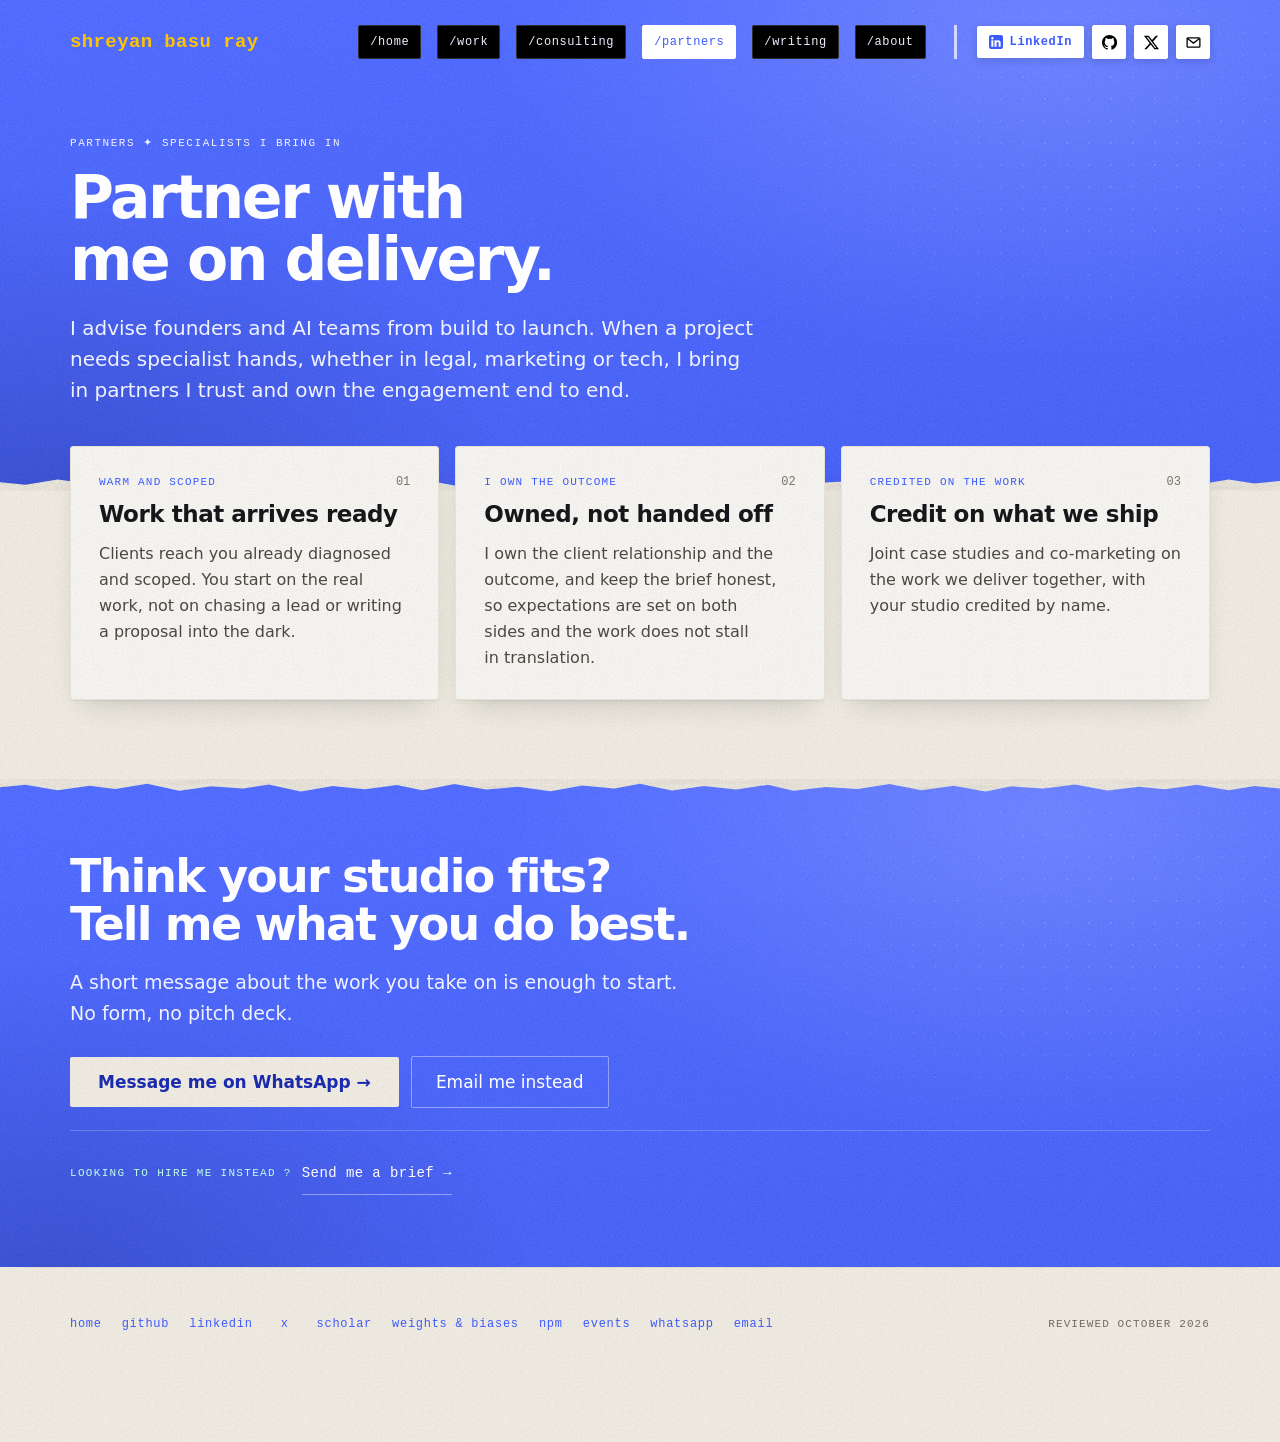
<file: partners/index.html>
<!doctype html>
<html lang="en">
<head>
<meta charset="utf-8">
<meta name="viewport" content="width=device-width, initial-scale=1">
<meta http-equiv="Content-Security-Policy" content="default-src 'self'; script-src 'self' 'unsafe-inline'; style-src 'self' 'unsafe-inline' https://fonts.googleapis.com; font-src 'self' https://fonts.gstatic.com; img-src 'self' data:; connect-src 'self'; form-action 'none'; base-uri 'self'; object-src 'none'; frame-src 'none'; upgrade-insecure-requests">
<meta name="referrer" content="strict-origin-when-cross-origin">
<title>Partners | Delivery &amp; Distribution Network | Shreyan Basu Ray</title>
<meta name="description" content="Partner with Shreyan Basu Ray on delivery. Specialist studios and agencies in legal, marketing and tech take on warm, already-scoped work from founders and AI teams, with me owning the client relationship and the outcome throughout.">
<link rel="canonical" href="https://shreyanbasuray.com/partners/">
<meta name="robots" content="index, follow, max-image-preview:large, max-snippet:-1, max-video-preview:-1">
<meta name="author" content="Shreyan Basu Ray">
<meta name="theme-color" content="#3D5AFE">
<meta property="og:type" content="website">
<meta property="og:site_name" content="Shreyan Basu Ray">
<meta property="og:title" content="Partners | Delivery &amp; Distribution Network | Shreyan Basu Ray">
<meta property="og:description" content="Specialist studios and agencies take on warm, already-scoped work from founders and AI teams, with me owning the client relationship and the outcome throughout.">
<meta property="og:url" content="https://shreyanbasuray.com/partners/">
<meta property="og:image" content="https://shreyanbasuray.com/assets/og.jpg">
<meta property="og:image:width" content="1200">
<meta property="og:image:height" content="630">
<meta property="og:image:alt" content="Shreyan Basu Ray, applied ML engineer and AI product advisor">
<meta property="og:locale" content="en_IN">
<meta name="twitter:card" content="summary_large_image">
<meta name="twitter:site" content="@shreyanbr">
<meta name="twitter:creator" content="@shreyanbr">
<meta name="twitter:title" content="Partners | Delivery &amp; Distribution Network | Shreyan Basu Ray">
<meta name="twitter:description" content="Specialist studios and agencies take on warm, already-scoped work from founders and AI teams, with me owning the client relationship and the outcome throughout.">
<meta name="twitter:image" content="https://shreyanbasuray.com/assets/og.jpg">
<link rel="icon" href="/favicon.ico" sizes="any">
<link rel="icon" type="image/png" sizes="32x32" href="/assets/icon-32.png">
<link rel="icon" type="image/png" sizes="48x48" href="/assets/icon-48.png">
<link rel="icon" type="image/png" sizes="192x192" href="/assets/icon-192.png">
<link rel="apple-touch-icon" sizes="180x180" href="/assets/icon-180.png">
<link rel="sitemap" type="application/xml" href="/sitemap.xml">
<link rel="alternate" type="text/plain" href="/llms.txt">
<link rel="preconnect" href="https://fonts.googleapis.com">
<link rel="preconnect" href="https://fonts.gstatic.com" crossorigin="">
<link href="https://fonts.googleapis.com/css2?family=Outfit:wght@300;400;500;600;700&amp;family=JetBrains+Mono:wght@400;500&amp;family=Caveat:wght@500&amp;display=swap" rel="stylesheet">
<style>
  body{margin:0;background:#F7F3EA;}
  a{color:#3D5AFE;text-decoration:none;}
  a:hover{color:#1B36C9;}
  @keyframes fadeUp{from{opacity:0;transform:translateY(22px)}to{opacity:1;transform:none}}
  .flink{display:inline-flex;align-items:center;justify-content:center;min-height:44px;min-width:24px}
  html{-webkit-text-size-adjust:100%;text-size-adjust:100%}
  body{overflow-x:hidden}
  @supports (overflow:clip){body{overflow-x:clip}}
  img,svg,video,canvas{max-width:100%}
  .taplink{display:inline-flex;align-items:center;min-height:44px;box-sizing:border-box}
  /* --- navigation --- */
  .navchk{position:absolute;width:1px;height:1px;margin:-1px;padding:0;border:0;overflow:hidden;clip:rect(0 0 0 0);white-space:nowrap}
  .navburger{display:none}
  .navpanel{display:none}
  @media (max-width:820px){
    .navdesk{display:none !important}
    .navburger{display:inline-flex;align-items:center;gap:10px;min-height:44px;padding:0 15px;border:1px solid rgba(255,255,255,.45);box-sizing:border-box;border-radius:2px;color:#FFFFFF;font-family:'JetBrains Mono',monospace;font-size:12px;letter-spacing:.12em;text-transform:uppercase;cursor:pointer;user-select:none}
    .navburger:hover{background:rgba(21,23,27,.16)}
    .navchk:focus-visible ~ .navbar .navburger{outline:2px solid #FFC300;outline-offset:2px}
    .navchk:checked ~ .navpanel{display:block}
    .navchk:checked ~ .navbar .navburger .bopen{display:none}
    .navchk:checked ~ .navbar .navburger .bshut{display:inline}
    .navburger .bshut{display:none}
  }
  .navlink{display:flex;align-items:center;justify-content:space-between;gap:12px;min-height:52px;padding:4px 0;font-family:'JetBrains Mono',monospace;font-size:14px;letter-spacing:.06em;color:#EDF0FF;border-bottom:1px solid rgba(255,255,255,.22)}
  .navlink[aria-current="page"]{color:#FFFFFF;font-weight:700}
  .navlink:hover{color:#FFFFFF}
  @media (prefers-reduced-motion:reduce){*{animation:none !important}}
</style>
<style>picture{display:contents}img{max-width:100%}:focus{outline:2px solid #FFC300;outline-offset:2px}:focus:not(:focus-visible){outline:none}:focus-visible{outline:2px solid #FFC300;outline-offset:2px}
  /* two-tone focus ring: the yellow reads on blue and ink, the dark inner edge reads on cream */
  :focus-visible:not(input):not(textarea):not(select){box-shadow:0 0 0 2px #15171B !important}
  /* reduced motion: stop transitions too, not just keyframe animations */
  @media (prefers-reduced-motion:reduce){*,*::before,*::after{transition-duration:.01ms !important;transition-delay:0s !important}}
  /* scroll reveal: below-the-fold entrances wait until they are on screen (set by the script at the end of body) */
  .rv{opacity:0;animation-name:none !important}
  /* torn-paper headings settle in like a taped note */
  @keyframes tapeIn{0%{opacity:0;transform:translateY(12px) rotate(-3deg) scale(.97)}60%{opacity:1;transform:translateY(0) rotate(.6deg) scale(1.01)}100%{opacity:1;transform:none}}
  /* page to page: the content cross-fades while the nav bar holds still (browsers without view transitions just navigate) */
  @view-transition{navigation:auto}
  .navbar{view-transition-name:site-nav}
  ::view-transition-old(root){animation:vtOut .16s ease-in both}
  ::view-transition-new(root){animation:vtIn .34s cubic-bezier(.22,.7,.2,1) both}
  @keyframes vtOut{to{opacity:0}}
  @keyframes vtIn{from{opacity:0;transform:translateY(8px)}}
  @media (prefers-reduced-motion:reduce){::view-transition-group(*),::view-transition-old(*),::view-transition-new(*){animation:none !important}}
  /* floating WhatsApp button: bottom right on every page, held still across page transitions */
  .wafab{position:fixed;right:max(16px,env(safe-area-inset-right));bottom:max(16px,env(safe-area-inset-bottom));z-index:50;display:inline-flex;align-items:center;gap:10px;min-height:48px;padding:0 18px 0 14px;box-sizing:border-box;border-radius:2px;background:#15171B;color:#FFFFFF;border:1px solid rgba(255,255,255,.3);box-shadow:0 10px 26px rgba(21,23,27,.3);font-family:'JetBrains Mono',monospace;font-size:12px;letter-spacing:.08em;text-transform:uppercase;font-weight:500;view-transition-name:wa-fab;transition:transform .25s ease,opacity .25s ease,visibility .25s,background-color .18s ease,box-shadow .18s ease}
  .wafab svg{flex:0 0 auto;color:#25D366;transition:color .18s ease}
  .wafab.is-away{opacity:0;visibility:hidden;transform:translateY(12px)}
  .wafab:hover{color:#FFFFFF;background:#3D5AFE;transform:translateY(-2px);box-shadow:0 14px 30px rgba(21,23,27,.34)}
  .wafab:hover svg{color:#FFFFFF}
  @media (max-width:520px){
    .wafab{width:52px;min-height:52px;padding:0;justify-content:center}
    .wafab-label{position:absolute;width:1px;height:1px;overflow:hidden;clip:rect(0 0 0 0);white-space:nowrap}
  }
  @media print{.wafab{display:none}}
  @media (min-width:821px) and (max-width:1140px){.navdesk > div + div{border-left:0 !important;padding-left:0 !important}}
  @media (max-width:520px){.herocta > a{flex:1 1 100%;justify-content:center}}
  /* mobile menu */
  @keyframes navIn{from{opacity:0;transform:translateY(-8px)}to{opacity:1;transform:none}}
  .navchk:checked ~ .navpanel{animation:navIn .24s cubic-bezier(.22,.7,.2,1)}
  .navlink[aria-current="page"] span{color:#FFC300}
</style>
<style>
.hv1:hover{background:#FFFFFF !important;color:#3D5AFE !important;border-color:#FFFFFF !important}.hv1:focus-visible{background:#FFFFFF !important;color:#3D5AFE !important;border-color:#FFFFFF !important}
.hv2:hover{background:#FFFFFF !important;color:#3D5AFE !important}.hv2:focus-visible{background:#FFFFFF !important;color:#3D5AFE !important}
.hv3:hover{transform:translateY(-3px) !important;box-shadow:0 12px 28px rgba(21,23,27,.11) !important}.hv3:focus-visible{transform:translateY(-3px) !important;box-shadow:0 12px 28px rgba(21,23,27,.11) !important}
.hv5:hover{background:#FFFFFF !important}.hv5:focus-visible{background:#FFFFFF !important}
.hv6:hover{background:rgba(255,255,255,.12) !important}.hv6:focus-visible{background:rgba(255,255,255,.12) !important}
.hv7:hover{border-color:#FFFFFF !important}.hv7:focus-visible{border-color:#FFFFFF !important}
</style>
<script type="application/ld+json">{"@context":"https://schema.org","@graph":[{"@type":"WebPage","@id":"https://shreyanbasuray.com/partners/#page","url":"https://shreyanbasuray.com/partners/","name":"Partners | Delivery & Distribution Network | Shreyan Basu Ray","description":"Specialist studios and agencies take on warm, already-scoped work from founders and AI teams, with Shreyan Basu Ray owning the client relationship and the outcome throughout.","isPartOf":{"@id":"https://shreyanbasuray.com/#website"},"about":{"@id":"https://shreyanbasuray.com/#person"},"inLanguage":"en"},{"@type":"BreadcrumbList","@id":"https://shreyanbasuray.com/partners/#breadcrumb","itemListElement":[{"@type":"ListItem","position":1,"name":"Home","item":"https://shreyanbasuray.com/"},{"@type":"ListItem","position":2,"name":"Partners","item":"https://shreyanbasuray.com/partners/"}]}]}</script>
<style>.hvli:hover{background:#EEF1FF !important;color:#1B2BAE !important}.hvli:focus-visible{background:#EEF1FF !important;color:#1B2BAE !important}</style>
<link rel="stylesheet" href="/assets/polish.css">
</head>
<body>
<div style="background:#F7F3EA;color:#15171B;font-family:Outfit,system-ui,sans-serif;">

<div class="band band-top" style="background:#3D5AFE;color:#F4F2FF;">
    <input type="checkbox" id="nav-open" class="navchk" aria-label="Open the menu">
  <div class="navbar" style="max-width:1140px;margin:0 auto;padding:20px clamp(20px,5vw,48px);display:flex;flex-wrap:wrap;justify-content:space-between;align-items:center;gap:16px 24px;">
    <a href="/" style="font-family:'JetBrains Mono',monospace;font-size:19px;font-weight:900;letter-spacing:.02em;color:#FFC300;display:inline-flex;align-items:center;min-height:44px">shreyan basu ray</a>
    <div class="navdesk" style="display:flex;align-items:center;gap:12px 28px;flex-wrap:wrap;">
      <div style="display:flex;flex-wrap:wrap;gap:8px 16px;font-family:'JetBrains Mono',monospace;font-size:12px;letter-spacing:.05em;">
        <a href="/" style="color:#EDF0FF;padding:9px 11px;border-radius:2px;border:1px solid rgba(255,255,255,.18);background-color:#000000;" class="hv1">/home</a>
        <a href="/work/" style="color:#EDF0FF;padding:9px 11px;border-radius:2px;border:1px solid rgba(255,255,255,.18);background-color:#000000;" class="hv1">/work</a>
        <a href="/consulting/" style="color:#EDF0FF;padding:9px 11px;border-radius:2px;border:1px solid rgba(255,255,255,.18);background-color:#000000;" class="hv1">/consulting</a>
        <a href="/partners/" style="color:#3D5AFE;padding:9px 11px;border-radius:2px;border:1px solid #FFFFFF;background-color:#FFFFFF;" aria-current="page">/partners</a>
        <a href="/writing/" style="color:#EDF0FF;padding:9px 11px;border-radius:2px;border:1px solid rgba(255,255,255,.18);background-color:#000000;" class="hv1">/writing</a>
        <a href="/about/" style="color:#EDF0FF;padding:9px 11px;border-radius:2px;border:1px solid rgba(255,255,255,.18);background-color:#000000;" class="hv1">/about</a>
      </div>
      <div style="display:flex;gap:8px;align-items:center;padding-left:20px;border-left:3px solid rgba(255,255,255,.7);">
        <a href="https://www.linkedin.com/in/shreyanbasuray" class="hvli" aria-label="Connect on LinkedIn" style="display:inline-flex;align-items:center;gap:7px;height:32px;padding:0 12px;border-radius:2px;background:#FFFFFF;color:#3D5AFE;font-family:'JetBrains Mono',monospace;font-size:12px;letter-spacing:.05em;font-weight:700;white-space:nowrap;box-shadow:0 2px 8px rgba(21,23,27,.16);" target="_blank" rel="noopener noreferrer"><svg width="14" height="14" viewBox="0 0 16 16" fill="currentColor" aria-hidden="true"><path d="M13.6 0H2.4A2.4 2.4 0 0 0 0 2.4v11.2A2.4 2.4 0 0 0 2.4 16h11.2a2.4 2.4 0 0 0 2.4-2.4V2.4A2.4 2.4 0 0 0 13.6 0zM5 13.3H2.7V6.1H5v7.2zM3.85 5.1a1.34 1.34 0 1 1 0-2.68 1.34 1.34 0 0 1 0 2.68zM13.3 13.3H11V9.5c0-.9-.32-1.52-1.13-1.52-.62 0-.99.42-1.15.82-.06.15-.08.35-.08.55v3.95H6.35s.03-6.4 0-7.2h2.29v1.02c.3-.47.85-1.14 2.06-1.14 1.5 0 2.6.98 2.6 3.08v4.24z"></path></svg>LinkedIn</a>
        <a href="https://github.com/Shreyan1" aria-label="GitHub" style="display:flex;align-items:center;justify-content:center;width:32px;height:32px;border:1px solid #FFFFFF;border-radius:2px;background:#FFFFFF;color:#000000;box-shadow:0 2px 8px rgba(10,15,40,.18);" target="_blank" rel="noopener noreferrer" class="hvli">
          <svg width="15" height="15" viewBox="0 0 16 16" fill="currentColor" aria-hidden="true"><path d="M8 0C3.58 0 0 3.58 0 8c0 3.54 2.29 6.53 5.47 7.59.4.07.55-.17.55-.38v-1.34c-2.23.49-2.7-1.07-2.7-1.07-.36-.93-.89-1.18-.89-1.18-.73-.5.05-.49.05-.49.81.06 1.23.83 1.23.83.72 1.23 1.88.87 2.34.67.07-.52.28-.87.51-1.07-1.78-.2-3.64-.89-3.64-3.95 0-.87.31-1.59.83-2.15-.08-.2-.36-1.02.08-2.12 0 0 .67-.21 2.2.82a7.6 7.6 0 0 1 4 0c1.53-1.03 2.2-.82 2.2-.82.44 1.1.16 1.92.08 2.12.52.56.83 1.28.83 2.15 0 3.07-1.87 3.75-3.65 3.95.29.25.54.73.54 1.48v2.19c0 .21.15.46.55.38A8 8 0 0 0 8 0z"></path></svg>
        </a>
        <a href="https://x.com/shreyanbr" aria-label="Shreyan on X" style="display:flex;align-items:center;justify-content:center;width:32px;height:32px;border:1px solid #FFFFFF;border-radius:2px;background:#FFFFFF;color:#000000;box-shadow:0 2px 8px rgba(10,15,40,.18);" target="_blank" rel="noopener noreferrer" class="hvli">
          <svg width="15" height="15" viewBox="0 0 24 24" fill="currentColor" aria-hidden="true"><path d="M18.9 1.15h3.68l-8.04 9.19L24 22.85h-7.41l-5.8-7.58-6.64 7.58H.47l8.6-9.83L0 1.15h7.59l5.25 6.93zm-1.29 19.5h2.04L6.49 3.24H4.3z"></path></svg>
        </a>
        <a href="mailto:hello@shreyanbasuray.com" aria-label="Email" style="display:flex;align-items:center;justify-content:center;width:32px;height:32px;border:1px solid #FFFFFF;border-radius:2px;background:#FFFFFF;color:#000000;box-shadow:0 2px 8px rgba(10,15,40,.18);" class="hvli">
          <svg width="15" height="15" viewBox="0 0 16 16" fill="none" stroke="currentColor" stroke-width="1.4" aria-hidden="true"><rect x="1.2" y="3" width="13.6" height="10" rx="1"></rect><path d="M1.6 3.8 8 8.6l6.4-4.8"></path></svg>
        </a>
      </div>
    </div>
        <label for="nav-open" class="navburger">
          <svg class="bopen" width="16" height="14" viewBox="0 0 16 14" fill="none" stroke="currentColor" stroke-width="1.8" stroke-linecap="round" aria-hidden="true"><path d="M1 2h14M1 7h14M1 12h14"></path></svg><svg class="bshut" width="16" height="14" viewBox="0 0 16 14" fill="none" stroke="currentColor" stroke-width="1.8" stroke-linecap="round" aria-hidden="true"><path d="M2 1l12 12M14 1 2 13"></path></svg>
          <span class="bopen">menu</span><span class="bshut">close</span>
        </label>
  </div>
    <div class="navpanel">
      <div style="max-width:1140px;margin:0 auto;padding:4px clamp(20px,5vw,48px) 24px;">
        <a href="/" class="navlink">/home<span aria-hidden="true">→</span></a>
        <a href="/work/" class="navlink">/work<span aria-hidden="true">→</span></a>
        <a href="/consulting/" class="navlink">/consulting<span aria-hidden="true">→</span></a>
        <a href="/partners/" class="navlink" aria-current="page">/partners<span aria-hidden="true">•</span></a>
        <a href="/writing/" class="navlink">/writing<span aria-hidden="true">→</span></a>
        <a href="/about/" class="navlink">/about<span aria-hidden="true">→</span></a>
        <div style="display:flex;flex-wrap:wrap;gap:10px;padding-top:18px;">
          <a href="https://www.linkedin.com/in/shreyanbasuray" class="hvli" aria-label="Connect on LinkedIn" style="display:inline-flex;align-items:center;gap:9px;height:44px;padding:0 18px;border-radius:2px;background:#FFFFFF;color:#3D5AFE;font-family:'JetBrains Mono',monospace;font-size:13px;letter-spacing:.05em;font-weight:700;white-space:nowrap;" target="_blank" rel="noopener noreferrer"><svg width="17" height="17" viewBox="0 0 16 16" fill="currentColor" aria-hidden="true"><path d="M13.6 0H2.4A2.4 2.4 0 0 0 0 2.4v11.2A2.4 2.4 0 0 0 2.4 16h11.2a2.4 2.4 0 0 0 2.4-2.4V2.4A2.4 2.4 0 0 0 13.6 0zM5 13.3H2.7V6.1H5v7.2zM3.85 5.1a1.34 1.34 0 1 1 0-2.68 1.34 1.34 0 0 1 0 2.68zM13.3 13.3H11V9.5c0-.9-.32-1.52-1.13-1.52-.62 0-.99.42-1.15.82-.06.15-.08.35-.08.55v3.95H6.35s.03-6.4 0-7.2h2.29v1.02c.3-.47.85-1.14 2.06-1.14 1.5 0 2.6.98 2.6 3.08v4.24z"></path></svg>LinkedIn</a>
        <a class="hvli" href="https://github.com/Shreyan1" aria-label="GitHub" target="_blank" rel="noopener noreferrer" style="display:flex;align-items:center;justify-content:center;width:44px;height:44px;border:1px solid #FFFFFF;border-radius:2px;background:#FFFFFF;color:#000000;"><svg width="17" height="17" viewBox="0 0 16 16" fill="currentColor" aria-hidden="true"><path d="M8 0C3.58 0 0 3.58 0 8c0 3.54 2.29 6.53 5.47 7.59.4.07.55-.17.55-.38v-1.34c-2.23.49-2.7-1.07-2.7-1.07-.36-.93-.89-1.18-.89-1.18-.73-.5.05-.49.05-.49.81.06 1.23.83 1.23.83.72 1.23 1.88.87 2.34.67.07-.52.28-.87.51-1.07-1.78-.2-3.64-.89-3.64-3.95 0-.87.31-1.59.83-2.15-.08-.2-.36-1.02.08-2.12 0 0 .67-.21 2.2.82a7.6 7.6 0 0 1 4 0c1.53-1.03 2.2-.82 2.2-.82.44 1.1.16 1.92.08 2.12.52.56.83 1.28.83 2.15 0 3.07-1.87 3.75-3.65 3.95.29.25.54.73.54 1.48v2.19c0 .21.15.46.55.38A8 8 0 0 0 8 0z"></path></svg></a>
          <a class="hvli" href="https://x.com/shreyanbr" aria-label="Shreyan on X" target="_blank" rel="noopener noreferrer" style="display:flex;align-items:center;justify-content:center;width:44px;height:44px;border:1px solid #FFFFFF;border-radius:2px;background:#FFFFFF;color:#000000;"><svg width="17" height="17" viewBox="0 0 24 24" fill="currentColor" aria-hidden="true"><path d="M18.9 1.15h3.68l-8.04 9.19L24 22.85h-7.41l-5.8-7.58-6.64 7.58H.47l8.6-9.83L0 1.15h7.59l5.25 6.93zm-1.29 19.5h2.04L6.49 3.24H4.3z"></path></svg></a>
          <a class="hvli" href="mailto:hello@shreyanbasuray.com" aria-label="Email" style="display:flex;align-items:center;justify-content:center;width:44px;height:44px;border:1px solid #FFFFFF;border-radius:2px;background:#FFFFFF;color:#000000;"><svg width="17" height="17" viewBox="0 0 16 16" fill="none" stroke="currentColor" stroke-width="1.4" aria-hidden="true"><rect x="1.2" y="3" width="13.6" height="10" rx="1"></rect><path d="M1.6 3.8 8 8.6l6.4-4.8"></path></svg></a>
        </div>
      </div>
    </div>

  <div style="max-width:1140px;margin:0 auto;padding:52px clamp(20px,5vw,48px) 84px;">
    <div style="font-family:'JetBrains Mono',monospace;font-size:11px;letter-spacing:.14em;text-transform:uppercase;color:#F0F2FF;">Partners ✦ Specialists I Bring In</div>
    <h1 style="animation:fadeUp .9s cubic-bezier(.22,.7,.2,1) .1s both;margin:18px 0 0;font-size:clamp(36px,5.4vw,60px);line-height:1.03;letter-spacing:-.04em;font-weight:600;max-width:18ch;color:#FDFCFF;">Partner with me on delivery.</h1>
    <p style="animation:fadeUp .9s cubic-bezier(.22,.7,.2,1) .2s both;margin:22px 0 0;font-size:20px;line-height:1.55;color:#F0F2FF;max-width:54ch;font-weight:300;">I advise founders and AI teams from build to launch. When a project needs specialist hands, whether in legal, marketing or tech, I bring in partners I trust and own the engagement end to end.</p>
  </div>
</div>

<div style="max-width:1140px;margin:0 auto;padding:0 clamp(20px,5vw,48px);">
  <div style="display:grid;grid-template-columns:repeat(auto-fit,minmax(300px,1fr));gap:16px;margin-top:-44px;">

    <div style="animation:fadeUp .85s cubic-bezier(.22,.7,.2,1) both;position:relative;background:#FEFDFA;border:1px solid #E8E2D4;border-radius:3px;padding:28px;box-shadow:0 6px 18px rgba(21,23,27,.07);">
      <div style="display:flex;justify-content:space-between;align-items:baseline;gap:12px;">
        <div style="font-family:'JetBrains Mono',monospace;font-size:11px;letter-spacing:.11em;text-transform:uppercase;color:#3D5AFE;">warm and scoped</div>
        <span style="font-family:'JetBrains Mono',monospace;font-size:12px;color:#7A7466;">01</span>
      </div>
      <h2 style="margin:12px 0 0;font-size:23px;font-weight:600;letter-spacing:-.02em;line-height:1.2;">Work that arrives ready</h2>
      <p style="margin:13px 0 0;font-size:16px;line-height:1.62;color:#4C4841;">Clients reach you already diagnosed and scoped. You start on the real work, not on chasing a lead or writing a proposal into the dark.</p>
    </div>

    <div style="animation:fadeUp .85s cubic-bezier(.22,.7,.2,1) both;position:relative;background:#FEFDFA;border:1px solid #E8E2D4;border-radius:3px;padding:28px;box-shadow:0 6px 18px rgba(21,23,27,.07);">
      <div style="display:flex;justify-content:space-between;align-items:baseline;gap:12px;">
        <div style="font-family:'JetBrains Mono',monospace;font-size:11px;letter-spacing:.11em;text-transform:uppercase;color:#3D5AFE;">i own the outcome</div>
        <span style="font-family:'JetBrains Mono',monospace;font-size:12px;color:#7A7466;">02</span>
      </div>
      <h2 style="margin:12px 0 0;font-size:23px;font-weight:600;letter-spacing:-.02em;line-height:1.2;">Owned, not handed off</h2>
      <p style="margin:13px 0 0;font-size:16px;line-height:1.62;color:#4C4841;">I own the client relationship and the outcome, and keep the brief honest, so expectations are set on both sides and the work does not stall in translation.</p>
    </div>

    <div style="animation:fadeUp .85s cubic-bezier(.22,.7,.2,1) both;position:relative;background:#FEFDFA;border:1px solid #E8E2D4;border-radius:3px;padding:28px;box-shadow:0 6px 18px rgba(21,23,27,.07);">
      <div style="display:flex;justify-content:space-between;align-items:baseline;gap:12px;">
        <div style="font-family:'JetBrains Mono',monospace;font-size:11px;letter-spacing:.11em;text-transform:uppercase;color:#3D5AFE;">credited on the work</div>
        <span style="font-family:'JetBrains Mono',monospace;font-size:12px;color:#7A7466;">03</span>
      </div>
      <h2 style="margin:12px 0 0;font-size:23px;font-weight:600;letter-spacing:-.02em;line-height:1.2;">Credit on what we ship</h2>
      <p style="margin:13px 0 0;font-size:16px;line-height:1.62;color:#4C4841;">Joint case studies and co-marketing on the work we deliver together, with your studio credited by name.</p>
    </div>

  </div>
</div>

<div class="band band-foot" style="margin-top:80px;background:#3D5AFE;color:#F4F2FF;">
  <div style="max-width:1140px;margin:0 auto;padding:clamp(48px,9vw,72px) clamp(20px,5vw,48px);">
    <h2 style="margin:0;font-size:clamp(30px,4vw,46px);font-weight:600;letter-spacing:-.04em;line-height:1.06;max-width:22ch;color:#FDFCFF;">Think your studio fits? Tell me what you do best.</h2>
    <p style="margin:18px 0 0;font-size:19px;line-height:1.6;color:#F0F2FF;max-width:52ch;">A short message about the work you take on is enough to start. No form, no pitch deck.</p>
    <div style="display:flex;flex-wrap:wrap;gap:12px;margin-top:28px;align-items:center;">
      <a class="taplink hv5" href="https://api.whatsapp.com/send/?phone=919830152522&amp;text=Hi%20Shreyan%2C%20I%27d%20like%20to%20explore%20partnering%20with%20you.&amp;type=phone_number&amp;app_absent=0" style="display:inline-flex;align-items:center;background:#F7F3EA;color:#1B2BAE;padding:15px 28px;font-size:17px;font-weight:600;border-radius:2px;" target="_blank" rel="noopener noreferrer">Message me on WhatsApp →</a>
      <a href="mailto:hello@shreyanbasuray.com?subject=Partnership%20enquiry" style="display:inline-flex;align-items:center;border:1px solid rgba(255,255,255,.4);color:#FFFFFF;padding:15px 24px;font-size:17px;font-weight:500;border-radius:2px;" class="hv6">Email me instead</a>
    </div>
    <div style="display:flex;align-items:center;gap:10px;margin-top:22px;padding-top:20px;border-top:1px solid rgba(255,255,255,.22);">
      <span style="font-family:'JetBrains Mono',monospace;font-size:11px;letter-spacing:.12em;text-transform:uppercase;color:#BFFFE6;">looking to hire me instead ?</span>
      <a class="taplink hv7" href="/#brief" style="font-family:'JetBrains Mono',monospace;font-size:14px;letter-spacing:.03em;color:#FFFFFF;border-bottom:1px solid rgba(255,255,255,.4);">Send me a brief →</a>
    </div>
  </div>
</div>

<div style="max-width:1140px;margin:0 auto;padding:34px clamp(20px,5vw,48px) 96px;border-top:1px solid #E2DCCE;display:flex;flex-wrap:wrap;justify-content:space-between;gap:16px 32px;align-items:center;">
  <div style="display:flex;flex-wrap:wrap;gap:20px;font-family:'JetBrains Mono',monospace;font-size:12px;letter-spacing:.06em;font-weight:500;">
    <a href="/" class="flink">home</a>
    <a href="https://github.com/Shreyan1" class="flink" target="_blank" rel="noopener noreferrer">github</a>
    <a href="https://www.linkedin.com/in/shreyanbasuray" class="flink" target="_blank" rel="noopener noreferrer">linkedin</a>
    <a href="https://x.com/shreyanbr" class="flink" target="_blank" rel="noopener noreferrer">x</a>
    <a href="https://scholar.google.com/citations?user=vih7SfEAAAAJ&amp;hl=en" class="flink" target="_blank" rel="noopener noreferrer">scholar</a>
    <a href="https://wandb.ai/basurayshreyan" class="flink" target="_blank" rel="noopener noreferrer">weights &amp; biases</a>
    <a href="https://www.npmjs.com/~shreyanbr" class="flink" target="_blank" rel="noopener noreferrer">npm</a>
    <a href="https://luma.com/user/shreyan" class="flink" target="_blank" rel="noopener noreferrer">events</a>
    <a href="https://api.whatsapp.com/send/?phone=919830152522&amp;text=Hey%20Shreyan!%20I%20reached%20out%20from%20your%20website.&amp;type=phone_number&amp;app_absent=0" class="flink" target="_blank" rel="noopener noreferrer">whatsapp</a>
    <a href="mailto:hello@shreyanbasuray.com" class="flink">email</a>
  </div>
  <span style="font-family:'JetBrains Mono',monospace;font-size:11px;letter-spacing:.1em;text-transform:uppercase;color:#716B5F;">reviewed october 2026</span>
</div>

</div>

<a class="wafab" href="https://api.whatsapp.com/send/?phone=919830152522&amp;text=Hey%20Shreyan!%20I%20reached%20out%20from%20your%20website.&amp;type=phone_number&amp;app_absent=0" target="_blank" rel="noopener noreferrer"><svg width="20" height="20" viewBox="0 0 16 16" fill="currentColor" aria-hidden="true"><path d="M8.02 0C3.7 0 .2 3.5.2 7.82c0 1.38.36 2.72 1.04 3.9L0 16l4.4-1.16a7.8 7.8 0 0 0 3.62.9c4.32 0 7.82-3.5 7.82-7.82S12.34 0 8.02 0zm4.6 11.06c-.2.55-1.16 1.06-1.6 1.1-.44.05-.86.22-2.9-.6-2.46-.99-4-3.5-4.12-3.66-.12-.16-.98-1.3-.98-2.48 0-1.18.62-1.76.84-2 .22-.24.48-.3.64-.3h.46c.15 0 .35-.06.54.4l.75 1.8c.06.13.1.28.01.45l-.28.42c-.09.12-.19.25-.08.44.11.19.5.82 1.07 1.33.73.65 1.35.86 1.54.95.19.1.3.08.42-.05l.6-.7c.15-.19.28-.14.47-.07l1.7.8c.19.09.32.13.37.21.05.08.05.48-.15 1.03z"></path></svg><span class="wafab-label">WhatsApp me</span></a>
<script>
(function(){
  var fab = document.querySelector(".wafab"), hero = document.querySelector("h1");
  if (!fab || !hero || !("IntersectionObserver" in window)) return;
  fab.classList.add("is-away");
  new IntersectionObserver(function(entries){ fab.classList.toggle("is-away", entries[0].isIntersecting); }).observe(hero);
})();
</script>
<script>
(function(){
  if (!("IntersectionObserver" in window) || window.matchMedia("(prefers-reduced-motion: reduce)").matches) return;
  var waiting = Array.prototype.filter.call(document.querySelectorAll('[style*="fadeUp"], [style*="tapeIn"], [style*="snapDrop"], .esc-bar'), function(el){
    return el.getBoundingClientRect().top > window.innerHeight;
  });
  if (!waiting.length) return;
  waiting.forEach(function(el){ el.classList.add("rv"); });
  var io = new IntersectionObserver(function(entries){
    var shown = entries.filter(function(e){ return e.isIntersecting; }).map(function(e){ return e.target; });
    shown.sort(function(a, b){
      var ra = a.getBoundingClientRect(), rb = b.getBoundingClientRect();
      return (ra.top - rb.top) || (ra.left - rb.left);
    });
    shown.forEach(function(el, i){
      io.unobserve(el);
      if (i) el.style.animationDelay = Math.min(i, 5) * 80 + "ms";
      el.classList.remove("rv");
    });
  }, { rootMargin: "0px 0px -8% 0px", threshold: 0.1 });
  waiting.forEach(function(el){ io.observe(el); });
})();
</script>
</body>
</html>
</file>
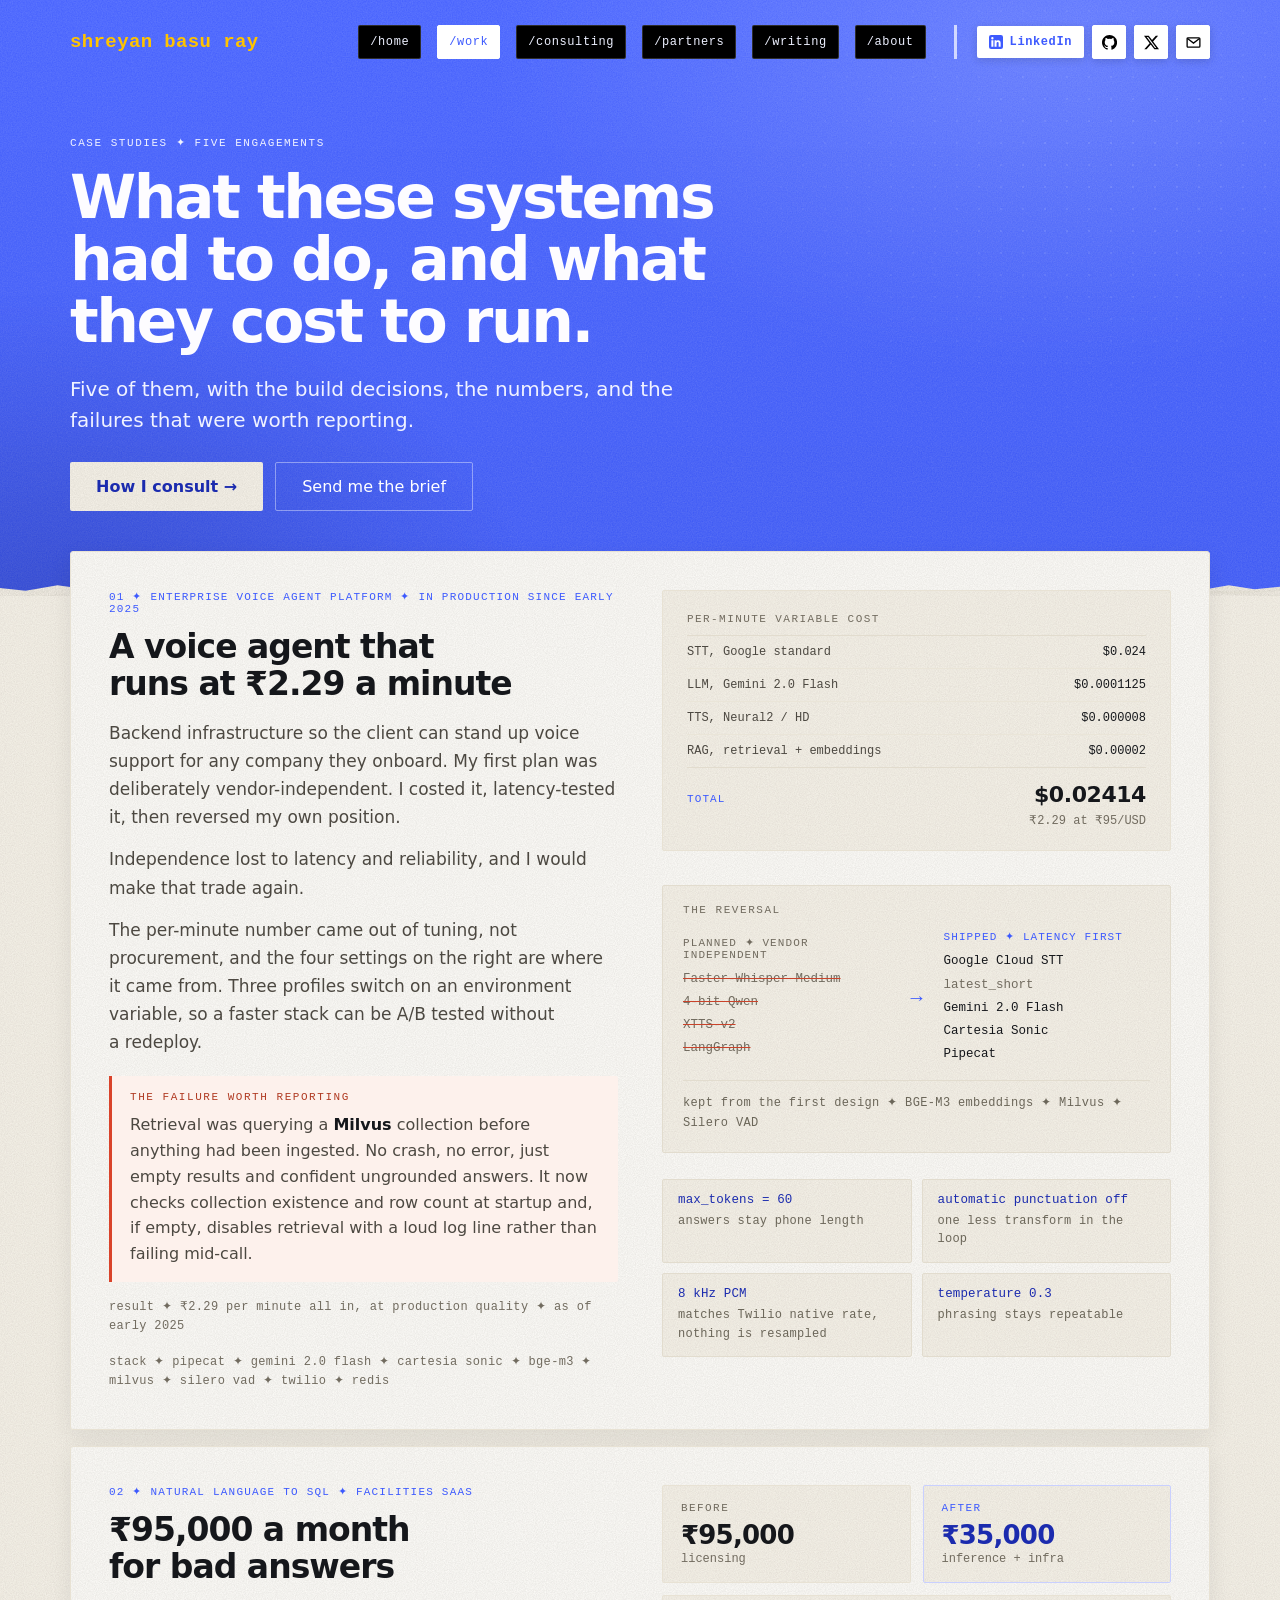
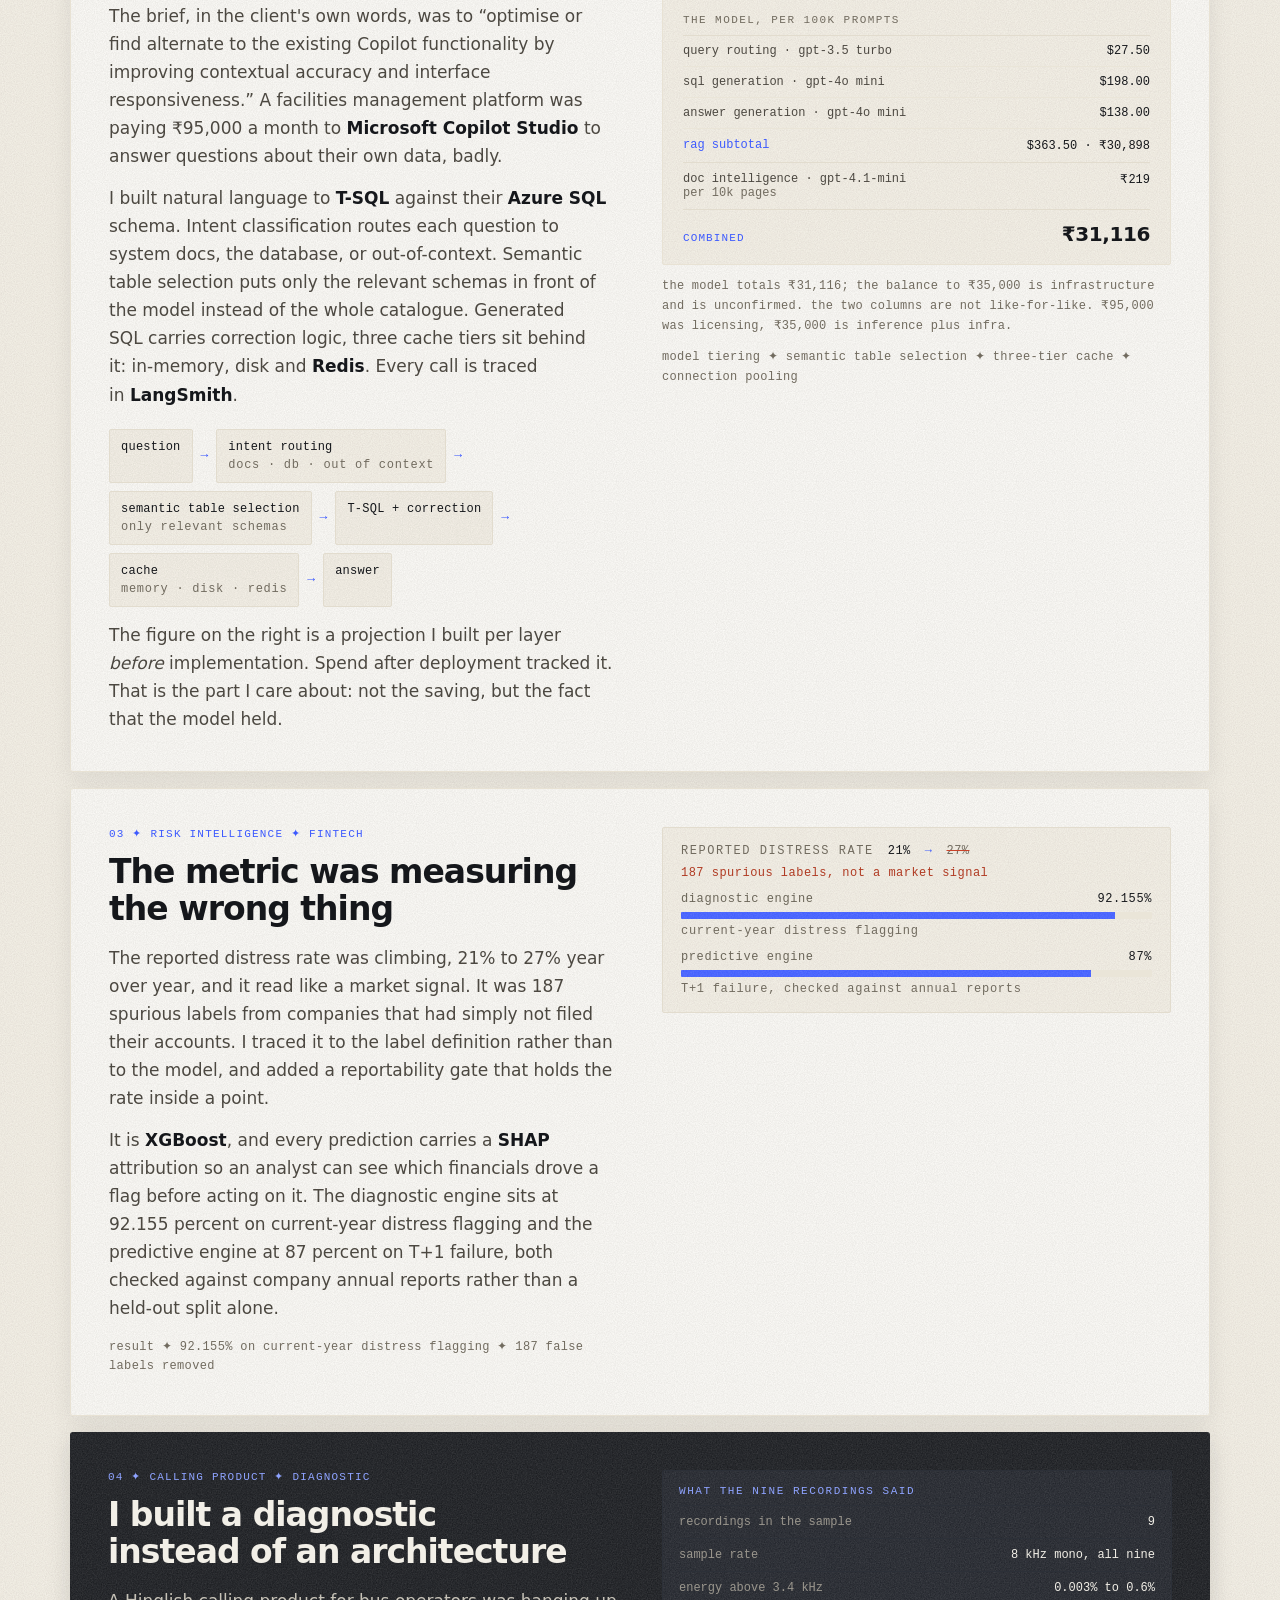
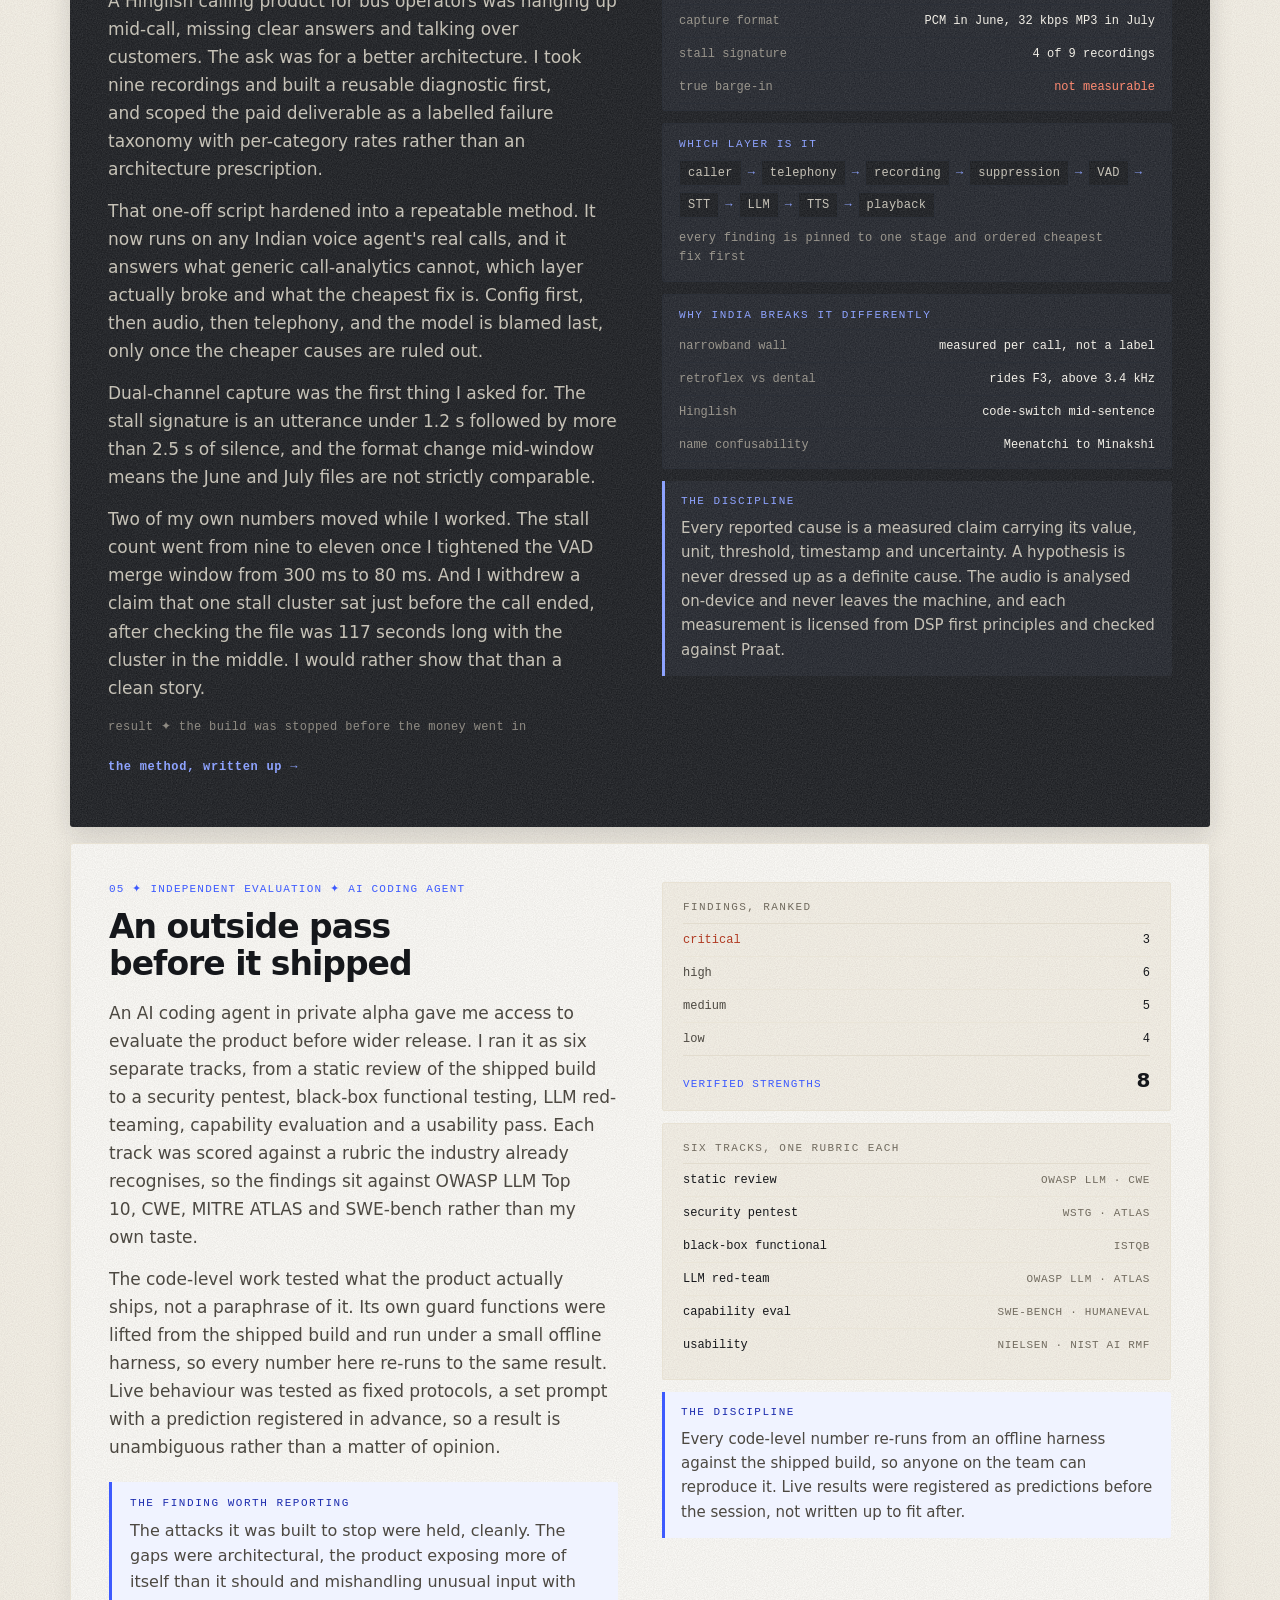
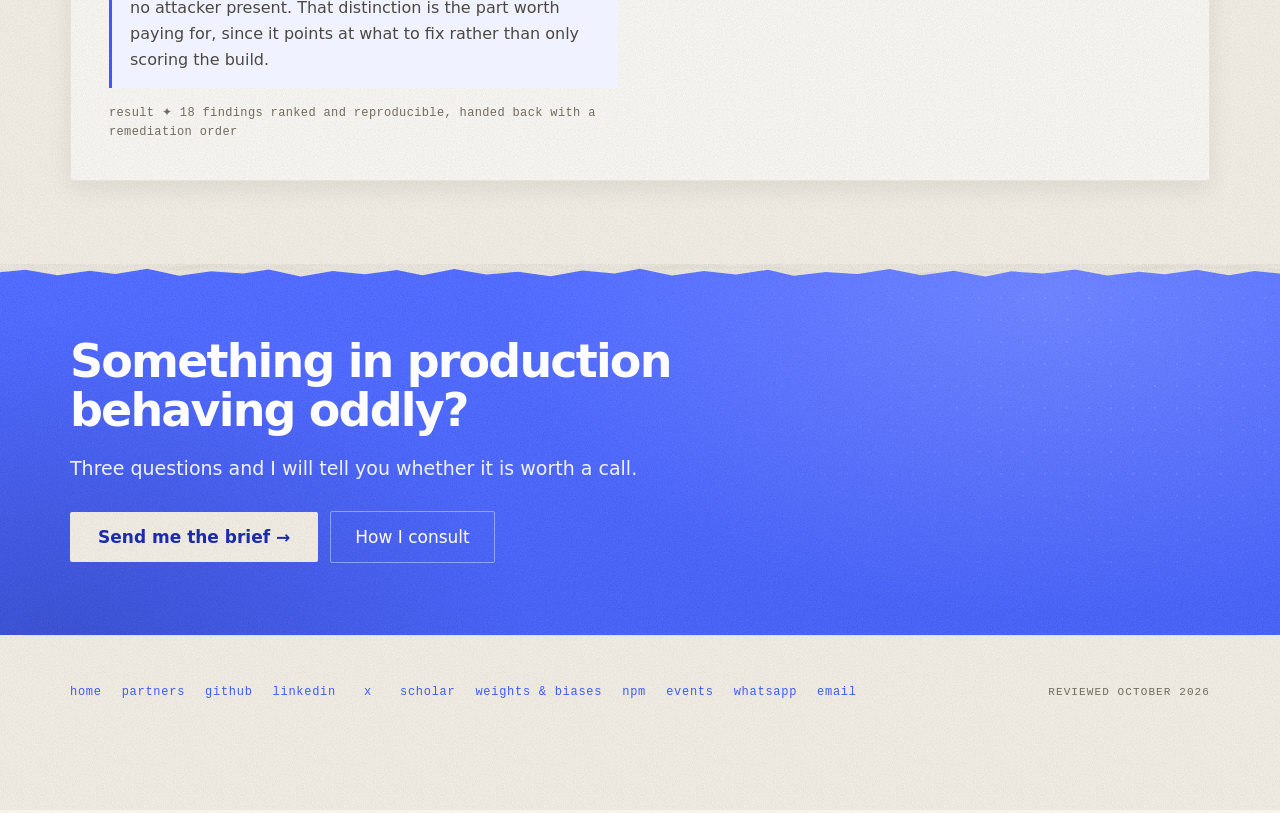
<file: work/index.html>
<!doctype html>
<html lang="en">
<head>
<meta charset="utf-8">
<meta name="viewport" content="width=device-width, initial-scale=1">
<meta http-equiv="Content-Security-Policy" content="default-src 'self'; script-src 'self' 'unsafe-inline'; style-src 'self' 'unsafe-inline' https://fonts.googleapis.com; font-src 'self' https://fonts.gstatic.com; img-src 'self' data:; connect-src 'self'; form-action 'none'; base-uri 'self'; object-src 'none'; frame-src 'none'; upgrade-insecure-requests">
<meta name="referrer" content="strict-origin-when-cross-origin">
<title>Voice AI and Production ML Case Studies | Shreyan Basu Ray</title>
<meta name="description" content="Production AI case studies from an Indian ML engineer. A voice agent at Rs 2.29 a minute, an NL2SQL rebuild from Rs 95,000 to Rs 35,000, a risk metric fixed at its label, a build stopped after a call audit, and an independent pre-ship evaluation of an AI coding agent.">
<link rel="canonical" href="https://shreyanbasuray.com/work/">
<meta name="robots" content="index, follow, max-image-preview:large, max-snippet:-1, max-video-preview:-1">
<meta name="author" content="Shreyan Basu Ray">
<meta name="theme-color" content="#3D5AFE">
<meta property="og:type" content="website">
<meta property="og:site_name" content="Shreyan Basu Ray">
<meta property="og:title" content="Voice AI and Production ML Case Studies | Shreyan Basu Ray">
<meta property="og:description" content="Production AI case studies from an Indian ML engineer. A voice agent at Rs 2.29 a minute, an NL2SQL rebuild from Rs 95,000 to Rs 35,000, a risk metric fixed at its label, a build stopped after a call audit, and an independent pre-ship evaluation of an AI coding agent.">
<meta property="og:url" content="https://shreyanbasuray.com/work/">
<meta property="og:image" content="https://shreyanbasuray.com/assets/og.jpg">
<meta property="og:image:width" content="1200">
<meta property="og:image:height" content="630">
<meta property="og:image:alt" content="Shreyan Basu Ray, applied ML engineer and AI product advisor">
<meta property="og:locale" content="en_IN">
<meta name="twitter:card" content="summary_large_image">
<meta name="twitter:site" content="@shreyanbr">
<meta name="twitter:creator" content="@shreyanbr">
<meta name="twitter:title" content="Voice AI and Production ML Case Studies | Shreyan Basu Ray">
<meta name="twitter:description" content="Production AI case studies from an Indian ML engineer. A voice agent at Rs 2.29 a minute, an NL2SQL rebuild from Rs 95,000 to Rs 35,000, a risk metric fixed at its label, a build stopped after a call audit, and an independent pre-ship evaluation of an AI coding agent.">
<meta name="twitter:image" content="https://shreyanbasuray.com/assets/og.jpg">
<link rel="icon" href="/favicon.ico" sizes="any">
<link rel="icon" type="image/png" sizes="32x32" href="/assets/icon-32.png">
<link rel="icon" type="image/png" sizes="48x48" href="/assets/icon-48.png">
<link rel="icon" type="image/png" sizes="192x192" href="/assets/icon-192.png">
<link rel="apple-touch-icon" sizes="180x180" href="/assets/icon-180.png">
<link rel="sitemap" type="application/xml" href="/sitemap.xml">
<link rel="alternate" type="text/plain" href="/llms.txt">
<link rel="preconnect" href="https://fonts.googleapis.com">
<link rel="preconnect" href="https://fonts.gstatic.com" crossorigin="">
<link href="https://fonts.googleapis.com/css2?family=Outfit:wght@300;400;500;600;700&amp;family=JetBrains+Mono:wght@400;500&amp;display=swap" rel="stylesheet">
<style>
  body{margin:0;background:#F7F3EA;}
  a{color:#3D5AFE;text-decoration:none;}
  a:hover{color:#1B36C9;}
  @keyframes fadeUp{from{opacity:0;transform:translateY(22px)}to{opacity:1;transform:none}}
  @media (max-width:640px){
    .rev-grid{grid-template-columns:minmax(0,1fr) !important}
    .rev-arrow{justify-self:start !important;transform:rotate(90deg)}
    .knob-grid{grid-template-columns:minmax(0,1fr) !important}
  }
  /* --- mobile hygiene (WCAG 2.5.8 targets, iOS text inflation, no sideways scroll) --- */
  html{-webkit-text-size-adjust:100%;text-size-adjust:100%}
  body{overflow-x:hidden}
  @supports (overflow:clip){body{overflow-x:clip}}
  img,svg,video,canvas{max-width:100%}
  .taplink{display:inline-flex;align-items:center;min-height:44px;box-sizing:border-box}
  .lnk-dark:hover{color:#FFFFFF}
  .snapgrid{overflow:hidden;padding:8px;box-sizing:border-box}
  /* --- navigation --- */
  .navchk{position:absolute;width:1px;height:1px;margin:-1px;padding:0;border:0;overflow:hidden;clip:rect(0 0 0 0);white-space:nowrap}
  .navburger{display:none}
  .navpanel{display:none}
  @media (max-width:820px){
    .navdesk{display:none !important}
    .navburger{display:inline-flex;align-items:center;gap:10px;min-height:44px;padding:0 15px;border:1px solid rgba(255,255,255,.45);box-sizing:border-box;border-radius:2px;color:#FFFFFF;font-family:'JetBrains Mono',monospace;font-size:12px;letter-spacing:.12em;text-transform:uppercase;cursor:pointer;user-select:none}
    .navburger:hover{background:rgba(21,23,27,.16)}
    .navchk:focus-visible ~ .navbar .navburger{outline:2px solid #FFC300;outline-offset:2px}
    .navchk:checked ~ .navpanel{display:block}
    .navchk:checked ~ .navbar .navburger .bopen{display:none}
    .navchk:checked ~ .navbar .navburger .bshut{display:inline}
    .navburger .bshut{display:none}
  }
  .navlink{display:flex;align-items:center;justify-content:space-between;gap:12px;min-height:52px;padding:4px 0;font-family:'JetBrains Mono',monospace;font-size:14px;letter-spacing:.06em;color:#EDF0FF;border-bottom:1px solid rgba(255,255,255,.22)}
  .navlink[aria-current="page"]{color:#FFFFFF;font-weight:700}
  .navlink:hover{color:#FFFFFF}
  @media (prefers-reduced-motion:reduce){*{animation:none !important}}
  .hit{position:relative}
  .hit::before{content:"";position:absolute;inset:-7px -6px}
  .flink{display:inline-flex;align-items:center;justify-content:center;min-height:44px;min-width:24px}
</style>
<style>picture{display:contents}img{max-width:100%}:focus{outline:2px solid #FFC300;outline-offset:2px}:focus:not(:focus-visible){outline:none}:focus-visible{outline:2px solid #FFC300;outline-offset:2px}
  /* two-tone focus ring: the yellow reads on blue and ink, the dark inner edge reads on cream */
  :focus-visible:not(input):not(textarea):not(select){box-shadow:0 0 0 2px #15171B !important}
  /* reduced motion: stop transitions too, not just keyframe animations */
  @media (prefers-reduced-motion:reduce){*,*::before,*::after{transition-duration:.01ms !important;transition-delay:0s !important}}
  /* scroll reveal: below-the-fold entrances wait until they are on screen (set by the script at the end of body) */
  .rv{opacity:0;animation-name:none !important}
  /* torn-paper headings settle in like a taped note */
  @keyframes tapeIn{0%{opacity:0;transform:translateY(12px) rotate(-3deg) scale(.97)}60%{opacity:1;transform:translateY(0) rotate(.6deg) scale(1.01)}100%{opacity:1;transform:none}}
  /* page to page: the content cross-fades while the nav bar holds still (browsers without view transitions just navigate) */
  @view-transition{navigation:auto}
  .navbar{view-transition-name:site-nav}
  ::view-transition-old(root){animation:vtOut .16s ease-in both}
  ::view-transition-new(root){animation:vtIn .34s cubic-bezier(.22,.7,.2,1) both}
  @keyframes vtOut{to{opacity:0}}
  @keyframes vtIn{from{opacity:0;transform:translateY(8px)}}
  @media (prefers-reduced-motion:reduce){::view-transition-group(*),::view-transition-old(*),::view-transition-new(*){animation:none !important}}
  /* floating WhatsApp button: bottom right on every page, held still across page transitions */
  .wafab{position:fixed;right:max(16px,env(safe-area-inset-right));bottom:max(16px,env(safe-area-inset-bottom));z-index:50;display:inline-flex;align-items:center;gap:10px;min-height:48px;padding:0 18px 0 14px;box-sizing:border-box;border-radius:2px;background:#15171B;color:#FFFFFF;border:1px solid rgba(255,255,255,.3);box-shadow:0 10px 26px rgba(21,23,27,.3);font-family:'JetBrains Mono',monospace;font-size:12px;letter-spacing:.08em;text-transform:uppercase;font-weight:500;view-transition-name:wa-fab;transition:transform .25s ease,opacity .25s ease,visibility .25s,background-color .18s ease,box-shadow .18s ease}
  .wafab svg{flex:0 0 auto;color:#25D366;transition:color .18s ease}
  .wafab.is-away{opacity:0;visibility:hidden;transform:translateY(12px)}
  .wafab:hover{color:#FFFFFF;background:#3D5AFE;transform:translateY(-2px);box-shadow:0 14px 30px rgba(21,23,27,.34)}
  .wafab:hover svg{color:#FFFFFF}
  @media (max-width:520px){
    .wafab{width:52px;min-height:52px;padding:0;justify-content:center}
    .wafab-label{position:absolute;width:1px;height:1px;overflow:hidden;clip:rect(0 0 0 0);white-space:nowrap}
  }
  @media print{.wafab{display:none}}
  @media (min-width:821px) and (max-width:1140px){.navdesk > div + div{border-left:0 !important;padding-left:0 !important}}
  @media (max-width:520px){.herocta > a{flex:1 1 100%;justify-content:center}}
  /* mobile menu */
  @keyframes navIn{from{opacity:0;transform:translateY(-8px)}to{opacity:1;transform:none}}
  .navchk:checked ~ .navpanel{animation:navIn .24s cubic-bezier(.22,.7,.2,1)}
  .navlink[aria-current="page"] span{color:#FFC300}
</style>
<style>.hv1:hover{background:#FFFFFF !important;color:#3D5AFE !important;border-color:#FFFFFF !important}.hv1:focus-visible{background:#FFFFFF !important;color:#3D5AFE !important;border-color:#FFFFFF !important}.hv2:hover{background:#FFFFFF !important;color:#3D5AFE !important}.hv2:focus-visible{background:#FFFFFF !important;color:#3D5AFE !important}.hv3:hover{background:#FFFFFF !important}.hv3:focus-visible{background:#FFFFFF !important}.hv4:hover{background:rgba(255,255,255,.12) !important}.hv4:focus-visible{background:rgba(255,255,255,.12) !important}</style>
<script type="application/ld+json">{"@context":"https://schema.org","@graph":[{"@type":"Person","@id":"https://shreyanbasuray.com/#person","name":"Shreyan Basu Ray","alternateName":["Shreyan Basu","Shreyan Ray","shreyanbasuray"],"givenName":"Shreyan","familyName":"Basu Ray","url":"https://shreyanbasuray.com/","mainEntityOfPage":"https://shreyanbasuray.com/","image":"https://shreyanbasuray.com/assets/portrait-real.jpg","jobTitle":["Applied Machine Learning Engineer","AI Product Advisor","Responsible AI Consultant","Voice AI Auditor"],"email":"mailto:hello@shreyanbasuray.com","description":"Advises founders and product teams on the path from AI product build to commercial launch: independent evaluation and red-team work on AI products, responsible AI readiness, and go-to-market strategy grounded in what the product can honestly claim.","address":{"@type":"PostalAddress","addressCountry":"IN"},"knowsAbout":["Machine learning engineering","Production AI systems","Large language models","AI agents","LLM evaluation","LLM observability","MLOps","Responsible AI","AI governance","Quantum machine learning","Retrieval-augmented generation","Natural language to SQL","Cost modelling for AI systems","AI red teaming","Adversarial testing of LLM applications","Prompt injection","Jailbreak resistance testing","AI assurance","AI product positioning","Go-to-market strategy for AI products","OWASP Top 10 for LLM Applications","MITRE ATLAS","NIST AI Risk Management Framework","ISO/IEC 42001","DPDP Act 2023","Voice AI agents","Voice agent evaluation","Conversational AI diagnostics","Telephony and speech audio analysis"],"sameAs":["https://github.com/Shreyan1","https://www.linkedin.com/in/shreyanbasuray","https://x.com/shreyanbr","https://orcid.org/0000-0002-2641-8048","https://scholar.google.com/citations?user=vih7SfEAAAAJ&hl=en","https://wandb.ai/basurayshreyan","https://www.npmjs.com/~shreyanbr","https://huggingface.co/shreyanbr","https://www.mathworks.com/matlabcentral/profile/authors/23980008","https://pypi.org/user/shreyanbr/"]},{"@type":"WebSite","@id":"https://shreyanbasuray.com/#website","url":"https://shreyanbasuray.com/","name":"Shreyan Basu Ray","description":"Production AI case studies from an Indian ML engineer. A voice agent at Rs 2.29 a minute, an NL2SQL rebuild from Rs 95,000 to Rs 35,000, a risk metric fixed at its label, a build stopped after a call audit, and an independent pre-ship evaluation of an AI coding agent.","inLanguage":"en","publisher":{"@id":"https://shreyanbasuray.com/#person"}},{"@type":"WebPage","@id":"https://shreyanbasuray.com/work/#page","url":"https://shreyanbasuray.com/work/","name":"Voice AI and Production ML Case Studies | Shreyan Basu Ray","description":"Production AI case studies from an Indian ML engineer. A voice agent at Rs 2.29 a minute, an NL2SQL rebuild from Rs 95,000 to Rs 35,000, a risk metric fixed at its label, a build stopped after a call audit, and an independent pre-ship evaluation of an AI coding agent.","isPartOf":{"@id":"https://shreyanbasuray.com/#website"},"about":{"@id":"https://shreyanbasuray.com/#person"},"inLanguage":"en"},{"@type":"BreadcrumbList","@id":"https://shreyanbasuray.com/work/#breadcrumb","itemListElement":[{"@type":"ListItem","position":1,"name":"Home","item":"https://shreyanbasuray.com/"},{"@type":"ListItem","position":2,"name":"Work","item":"https://shreyanbasuray.com/work/"}]}]}</script>
<style>.hvli:hover{background:#EEF1FF !important;color:#1B2BAE !important}.hvli:focus-visible{background:#EEF1FF !important;color:#1B2BAE !important}</style>
<link rel="stylesheet" href="/assets/polish.css">
</head>
<body>
<div style="background:#F7F3EA;color:#15171B;font-family:Outfit,system-ui,sans-serif;overflow-x:clip;">

<div class="band band-top" style="background:#3D5AFE;color:#F4F2FF;">
    <input type="checkbox" id="nav-open" class="navchk" aria-label="Open the menu">
  <div class="navbar" style="max-width:1140px;margin:0 auto;padding:20px clamp(20px,5vw,48px);display:flex;flex-wrap:wrap;justify-content:space-between;align-items:center;gap:16px 24px;">
    <a href="/" style="font-family:'JetBrains Mono',monospace;font-size:19px;font-weight:900;letter-spacing:.02em;color:#FFC300;;display:inline-flex;align-items:center;min-height:44px">shreyan basu ray</a>
    <div class="navdesk" style="display:flex;align-items:center;gap:12px 28px;flex-wrap:wrap;">
      <div style="display:flex;flex-wrap:wrap;gap:8px 16px;font-family:'JetBrains Mono',monospace;font-size:12px;letter-spacing:.05em;">
        <a href="/" class="hit hv1" style="color:#EDF0FF;padding:9px 11px;border-radius:2px;border:1px solid rgba(255,255,255,.18);background-color:#000000;">/home</a>
        <a href="/work/" class="hit" style="color:#3D5AFE;padding:9px 11px;border-radius:2px;border:1px solid #FFFFFF;background-color:#FFFFFF;" aria-current="page">/work</a>
        <a href="/consulting/" class="hit hv1" style="color:#EDF0FF;padding:9px 11px;border-radius:2px;border:1px solid rgba(255,255,255,.18);background-color:#000000;">/consulting</a>
        <a href="/partners/" class="hit hv1" style="color:#EDF0FF;padding:9px 11px;border-radius:2px;border:1px solid rgba(255,255,255,.18);background-color:#000000;">/partners</a>
        <a href="/writing/" class="hit hv1" style="color:#EDF0FF;padding:9px 11px;border-radius:2px;border:1px solid rgba(255,255,255,.18);background-color:#000000;">/writing</a>
        <a href="/about/" class="hit hv1" style="color:#EDF0FF;padding:9px 11px;border-radius:2px;border:1px solid rgba(255,255,255,.18);background-color:#000000;">/about</a>
      </div>
      <div style="display:flex;gap:8px;align-items:center;padding-left:20px;border-left:3px solid rgba(255,255,255,.7);">
        <a href="https://www.linkedin.com/in/shreyanbasuray" class="hvli" aria-label="Connect on LinkedIn" style="display:inline-flex;align-items:center;gap:7px;height:32px;padding:0 12px;border-radius:2px;background:#FFFFFF;color:#3D5AFE;font-family:'JetBrains Mono',monospace;font-size:12px;letter-spacing:.05em;font-weight:700;white-space:nowrap;box-shadow:0 2px 8px rgba(21,23,27,.16);" target="_blank" rel="noopener noreferrer"><svg width="14" height="14" viewBox="0 0 16 16" fill="currentColor" aria-hidden="true"><path d="M13.6 0H2.4A2.4 2.4 0 0 0 0 2.4v11.2A2.4 2.4 0 0 0 2.4 16h11.2a2.4 2.4 0 0 0 2.4-2.4V2.4A2.4 2.4 0 0 0 13.6 0zM5 13.3H2.7V6.1H5v7.2zM3.85 5.1a1.34 1.34 0 1 1 0-2.68 1.34 1.34 0 0 1 0 2.68zM13.3 13.3H11V9.5c0-.9-.32-1.52-1.13-1.52-.62 0-.99.42-1.15.82-.06.15-.08.35-.08.55v3.95H6.35s.03-6.4 0-7.2h2.29v1.02c.3-.47.85-1.14 2.06-1.14 1.5 0 2.6.98 2.6 3.08v4.24z"></path></svg>LinkedIn</a>
        <a href="https://github.com/Shreyan1" class="hit hvli" aria-label="GitHub" style="display:flex;align-items:center;justify-content:center;width:32px;height:32px;border:1px solid #FFFFFF;border-radius:2px;background:#FFFFFF;color:#000000;box-shadow:0 2px 8px rgba(10,15,40,.18);" target="_blank" rel="noopener noreferrer">
          <svg width="15" height="15" viewBox="0 0 16 16" fill="currentColor" aria-hidden="true"><path d="M8 0C3.58 0 0 3.58 0 8c0 3.54 2.29 6.53 5.47 7.59.4.07.55-.17.55-.38v-1.34c-2.23.49-2.7-1.07-2.7-1.07-.36-.93-.89-1.18-.89-1.18-.73-.5.05-.49.05-.49.81.06 1.23.83 1.23.83.72 1.23 1.88.87 2.34.67.07-.52.28-.87.51-1.07-1.78-.2-3.64-.89-3.64-3.95 0-.87.31-1.59.83-2.15-.08-.2-.36-1.02.08-2.12 0 0 .67-.21 2.2.82a7.6 7.6 0 0 1 4 0c1.53-1.03 2.2-.82 2.2-.82.44 1.1.16 1.92.08 2.12.52.56.83 1.28.83 2.15 0 3.07-1.87 3.75-3.65 3.95.29.25.54.73.54 1.48v2.19c0 .21.15.46.55.38A8 8 0 0 0 8 0z"></path></svg>
        </a>
        <a href="https://x.com/shreyanbr" class="hit hvli" aria-label="Shreyan on X" style="display:flex;align-items:center;justify-content:center;width:32px;height:32px;border:1px solid #FFFFFF;border-radius:2px;background:#FFFFFF;color:#000000;box-shadow:0 2px 8px rgba(10,15,40,.18);" target="_blank" rel="noopener noreferrer">
          <svg width="15" height="15" viewBox="0 0 24 24" fill="currentColor" aria-hidden="true"><path d="M18.9 1.15h3.68l-8.04 9.19L24 22.85h-7.41l-5.8-7.58-6.64 7.58H.47l8.6-9.83L0 1.15h7.59l5.25 6.93zm-1.29 19.5h2.04L6.49 3.24H4.3z"></path></svg>
        </a>
        <a href="mailto:hello@shreyanbasuray.com" class="hit hvli" aria-label="Email" style="display:flex;align-items:center;justify-content:center;width:32px;height:32px;border:1px solid #FFFFFF;border-radius:2px;background:#FFFFFF;color:#000000;box-shadow:0 2px 8px rgba(10,15,40,.18);">
          <svg width="15" height="15" viewBox="0 0 16 16" fill="none" stroke="currentColor" stroke-width="1.4" aria-hidden="true"><rect x="1.2" y="3" width="13.6" height="10" rx="1"></rect><path d="M1.6 3.8 8 8.6l6.4-4.8"></path></svg>
        </a>
      </div>
    </div>
        <label for="nav-open" class="navburger">
          <svg class="bopen" width="16" height="14" viewBox="0 0 16 14" fill="none" stroke="currentColor" stroke-width="1.8" stroke-linecap="round" aria-hidden="true"><path d="M1 2h14M1 7h14M1 12h14"></path></svg><svg class="bshut" width="16" height="14" viewBox="0 0 16 14" fill="none" stroke="currentColor" stroke-width="1.8" stroke-linecap="round" aria-hidden="true"><path d="M2 1l12 12M14 1 2 13"></path></svg>
          <span class="bopen">menu</span><span class="bshut">close</span>
        </label>
  </div>
    <div class="navpanel">
      <div style="max-width:1140px;margin:0 auto;padding:4px clamp(20px,5vw,48px) 24px;">
        <a href="/" class="navlink">/home<span aria-hidden="true">→</span></a>
        <a href="/work/" class="navlink" aria-current="page">/work<span aria-hidden="true">•</span></a>
        <a href="/consulting/" class="navlink">/consulting<span aria-hidden="true">→</span></a>
        <a href="/partners/" class="navlink">/partners<span aria-hidden="true">→</span></a>
        <a href="/writing/" class="navlink">/writing<span aria-hidden="true">→</span></a>
        <a href="/about/" class="navlink">/about<span aria-hidden="true">→</span></a>
        <div style="display:flex;flex-wrap:wrap;gap:10px;padding-top:18px;">
          <a href="https://www.linkedin.com/in/shreyanbasuray" class="hvli" aria-label="Connect on LinkedIn" style="display:inline-flex;align-items:center;gap:9px;height:44px;padding:0 18px;border-radius:2px;background:#FFFFFF;color:#3D5AFE;font-family:'JetBrains Mono',monospace;font-size:13px;letter-spacing:.05em;font-weight:700;white-space:nowrap;" target="_blank" rel="noopener noreferrer"><svg width="17" height="17" viewBox="0 0 16 16" fill="currentColor" aria-hidden="true"><path d="M13.6 0H2.4A2.4 2.4 0 0 0 0 2.4v11.2A2.4 2.4 0 0 0 2.4 16h11.2a2.4 2.4 0 0 0 2.4-2.4V2.4A2.4 2.4 0 0 0 13.6 0zM5 13.3H2.7V6.1H5v7.2zM3.85 5.1a1.34 1.34 0 1 1 0-2.68 1.34 1.34 0 0 1 0 2.68zM13.3 13.3H11V9.5c0-.9-.32-1.52-1.13-1.52-.62 0-.99.42-1.15.82-.06.15-.08.35-.08.55v3.95H6.35s.03-6.4 0-7.2h2.29v1.02c.3-.47.85-1.14 2.06-1.14 1.5 0 2.6.98 2.6 3.08v4.24z"></path></svg>LinkedIn</a>
        <a class="hvli" href="https://github.com/Shreyan1" aria-label="GitHub" target="_blank" rel="noopener noreferrer" style="display:flex;align-items:center;justify-content:center;width:44px;height:44px;border:1px solid #FFFFFF;border-radius:2px;background:#FFFFFF;color:#000000;"><svg width="17" height="17" viewBox="0 0 16 16" fill="currentColor" aria-hidden="true"><path d="M8 0C3.58 0 0 3.58 0 8c0 3.54 2.29 6.53 5.47 7.59.4.07.55-.17.55-.38v-1.34c-2.23.49-2.7-1.07-2.7-1.07-.36-.93-.89-1.18-.89-1.18-.73-.5.05-.49.05-.49.81.06 1.23.83 1.23.83.72 1.23 1.88.87 2.34.67.07-.52.28-.87.51-1.07-1.78-.2-3.64-.89-3.64-3.95 0-.87.31-1.59.83-2.15-.08-.2-.36-1.02.08-2.12 0 0 .67-.21 2.2.82a7.6 7.6 0 0 1 4 0c1.53-1.03 2.2-.82 2.2-.82.44 1.1.16 1.92.08 2.12.52.56.83 1.28.83 2.15 0 3.07-1.87 3.75-3.65 3.95.29.25.54.73.54 1.48v2.19c0 .21.15.46.55.38A8 8 0 0 0 8 0z"></path></svg></a>
          <a class="hvli" href="https://x.com/shreyanbr" aria-label="Shreyan on X" target="_blank" rel="noopener noreferrer" style="display:flex;align-items:center;justify-content:center;width:44px;height:44px;border:1px solid #FFFFFF;border-radius:2px;background:#FFFFFF;color:#000000;"><svg width="17" height="17" viewBox="0 0 24 24" fill="currentColor" aria-hidden="true"><path d="M18.9 1.15h3.68l-8.04 9.19L24 22.85h-7.41l-5.8-7.58-6.64 7.58H.47l8.6-9.83L0 1.15h7.59l5.25 6.93zm-1.29 19.5h2.04L6.49 3.24H4.3z"></path></svg></a>
          <a class="hvli" href="mailto:hello@shreyanbasuray.com" aria-label="Email" style="display:flex;align-items:center;justify-content:center;width:44px;height:44px;border:1px solid #FFFFFF;border-radius:2px;background:#FFFFFF;color:#000000;"><svg width="17" height="17" viewBox="0 0 16 16" fill="none" stroke="currentColor" stroke-width="1.4" aria-hidden="true"><rect x="1.2" y="3" width="13.6" height="10" rx="1"></rect><path d="M1.6 3.8 8 8.6l6.4-4.8"></path></svg></a>
        </div>
      </div>
    </div>

  <div style="max-width:1140px;margin:0 auto;padding:52px clamp(20px,5vw,48px) 84px;">
    <div style="font-family:'JetBrains Mono',monospace;font-size:11px;letter-spacing:.14em;text-transform:uppercase;color:#F0F2FF;">case studies ✦ five engagements</div>
    <h1 style="animation:fadeUp .9s cubic-bezier(.22,.7,.2,1) .1s both;margin:18px 0 0;font-size:clamp(36px,5.4vw,60px);line-height:1.03;letter-spacing:-.04em;font-weight:600;max-width:22ch;color:#FDFCFF;">What these systems had to do, and what they cost to run.</h1>
    <p style="animation:fadeUp .9s cubic-bezier(.22,.7,.2,1) .2s both;margin:22px 0 0;font-size:20px;line-height:1.55;color:#F0F2FF;max-width:52ch;font-weight:300;">Five of them, with the build decisions, the numbers, and the failures that were worth reporting.</p>
    <div class="herocta" style="animation:fadeUp .9s cubic-bezier(.22,.7,.2,1) .3s both;display:flex;flex-wrap:wrap;gap:12px;margin-top:26px;">
      <a class="taplink hv3" href="/consulting/#process" style="background:#F7F3EA;color:#1B2BAE;padding:14px 26px;font-size:16px;font-weight:600;border-radius:2px;box-sizing:border-box;">How I consult →</a>
      <a class="taplink hv4" href="/#brief" style="border:1px solid rgba(255,255,255,.4);color:#FFFFFF;padding:14px 26px;font-size:16px;font-weight:500;border-radius:2px;box-sizing:border-box;">Send me the brief</a>
    </div>
  </div>
</div>

<div style="max-width:1140px;margin:0 auto;padding:0 clamp(20px,5vw,48px);">

<div style="animation:fadeUp .85s cubic-bezier(.22,.7,.2,1) both;margin-top:-44px;background:#FEFDFA;border:1px solid #E8E2D4;border-radius:3px;padding:clamp(22px,5vw,38px);box-shadow:0 8px 24px rgba(21,23,27,.08);display:grid;grid-template-columns:repeat(auto-fit,minmax(min(320px,100%),1fr));gap:clamp(24px,4vw,32px) clamp(24px,5vw,44px);">
  <div>
    <div style="font-family:'JetBrains Mono',monospace;font-size:11px;letter-spacing:.11em;text-transform:uppercase;color:#3D5AFE;">01 ✦ enterprise voice agent platform ✦ in production since early 2025</div>
    <h2 style="margin:14px 0 0;font-size:clamp(25px,3vw,33px);font-weight:600;letter-spacing:-.03em;line-height:1.12;">A voice agent that runs at ₹2.29 a minute</h2>
    <p style="margin:16px 0 0;font-size:17px;line-height:1.65;color:#4C4841;max-width:52ch;">Backend infrastructure so the client can stand up voice support for any company they onboard. My first plan was deliberately vendor-independent. I costed it, latency-tested it, then reversed my own position.</p>
    <p style="margin:14px 0 0;font-size:17px;line-height:1.65;color:#4C4841;max-width:52ch;">Independence lost to latency and reliability, and I would make that trade again.</p>
    <p style="margin:14px 0 0;font-size:17px;line-height:1.65;color:#4C4841;max-width:52ch;">The per-minute number came out of tuning, not procurement, and the four settings on the right are where it came from. Three profiles switch on an environment variable, so a faster stack can be A/B tested without a redeploy.</p>
    <div style="margin:20px 0 0;border-left:3px solid #D9432A;background:#FDF1EC;padding:15px 18px;border-radius:0 2px 2px 0;">
      <div style="font-family:'JetBrains Mono',monospace;font-size:11px;letter-spacing:.14em;text-transform:uppercase;color:#B03A22;">the failure worth reporting</div>
      <p style="margin:9px 0 0;font-size:16px;line-height:1.62;color:#4C4841;max-width:52ch;">Retrieval was querying a <strong style="font-weight:600;color:#15171B;">Milvus</strong> collection before anything had been ingested. No crash, no error, just empty results and confident ungrounded answers. It now checks collection existence and row count at startup and, if empty, disables retrieval with a loud log line rather than failing mid-call.</p>
    </div>
    <p style="margin:16px 0 0;font-family:'JetBrains Mono',monospace;font-size:12px;color:#716B5F;letter-spacing:.03em;line-height:1.6;">result ✦ ₹2.29 per minute all in, at production quality ✦ as of early 2025</p>
    <p style="margin:16px 0 0;font-family:'JetBrains Mono',monospace;font-size:12px;color:#716B5F;letter-spacing:.03em;line-height:1.6;">stack ✦ pipecat ✦ gemini 2.0 flash ✦ cartesia sonic ✦ bge-m3 ✦ milvus ✦ silero vad ✦ twilio ✦ redis</p>
  </div>
   <div style="display:grid;gap:0;align-content:start;align-self:start;">
   <div style="background:#F7F3EA;border:1px solid #E8E2D4;border-radius:2px;padding:22px 24px;">
    <div style="font-family:'JetBrains Mono',monospace;font-size:11px;letter-spacing:.13em;text-transform:uppercase;color:#716B5F;padding-bottom:10px;border-bottom:1px solid #E2DCCE;">per-minute variable cost</div>
    <div style="display:flex;justify-content:space-between;gap:12px;font-family:'JetBrains Mono',monospace;font-size:12px;padding:9px 0;border-bottom:1px solid #EAE5D8;"><span style="color:#4C4841;">STT, Google standard</span><span style="color:#15171B;">$0.024</span></div>
    <div style="display:flex;justify-content:space-between;gap:12px;font-family:'JetBrains Mono',monospace;font-size:12px;padding:9px 0;border-bottom:1px solid #EAE5D8;"><span style="color:#4C4841;">LLM, Gemini 2.0 Flash</span><span style="color:#15171B;">$0.0001125</span></div>
    <div style="display:flex;justify-content:space-between;gap:12px;font-family:'JetBrains Mono',monospace;font-size:12px;padding:9px 0;border-bottom:1px solid #EAE5D8;"><span style="color:#4C4841;">TTS, Neural2 / HD</span><span style="color:#15171B;">$0.000008</span></div>
    <div style="display:flex;justify-content:space-between;gap:12px;font-family:'JetBrains Mono',monospace;font-size:12px;padding:9px 0;border-bottom:1px solid #E2DCCE;"><span style="color:#4C4841;">RAG, retrieval + embeddings</span><span style="color:#15171B;">$0.00002</span></div>
    <div style="display:flex;justify-content:space-between;gap:12px;align-items:baseline;padding-top:14px;">
      <span style="font-family:'JetBrains Mono',monospace;font-size:11px;letter-spacing:.1em;text-transform:uppercase;color:#3D5AFE;">total</span>
      <span style="font-size:22px;font-weight:600;letter-spacing:-.02em;">$0.02414</span>
    </div>
    <p style="margin:6px 0 0;text-align:right;font-family:'JetBrains Mono',monospace;font-size:12px;color:#716B5F;">₹2.29 at ₹95/USD</p>
  </div>
   <div style="height:12px;"></div>
      <div style="margin:22px 0 0;background:#F7F3EA;border:1px solid #E2DCCE;border-radius:2px;padding:18px 20px;">
    <div style="font-family:'JetBrains Mono',monospace;font-size:11px;letter-spacing:.14em;text-transform:uppercase;color:#716B5F;">the reversal</div>
    <div class="rev-grid" style="display:grid;grid-template-columns:minmax(0,1fr) 26px minmax(0,1fr);gap:14px;align-items:center;margin-top:14px;">
      <div>
        <div style="font-family:'JetBrains Mono',monospace;font-size:11px;letter-spacing:.1em;text-transform:uppercase;color:#716B5F;">planned ✦ vendor independent</div>
        <div style="margin-top:7px;font-family:'JetBrains Mono',monospace;font-size:12.5px;line-height:1.85;color:#716B5F;text-decoration:line-through;text-decoration-color:#C9432A;">Faster-Whisper Medium<br>4-bit Qwen<br>XTTS-v2<br>LangGraph</div>
      </div>
      <div class="rev-arrow" style="font-family:'JetBrains Mono',monospace;font-size:20px;color:#3D5AFE;justify-self:center;">→</div>
      <div>
        <div style="font-family:'JetBrains Mono',monospace;font-size:11px;letter-spacing:.1em;text-transform:uppercase;color:#3D5AFE;">shipped ✦ latency first</div>
        <div style="margin-top:7px;font-family:'JetBrains Mono',monospace;font-size:12.5px;line-height:1.85;color:#15171B;font-weight:500;">Google Cloud STT <span style="color:#716B5F;">latest_short</span><br>Gemini 2.0 Flash<br>Cartesia Sonic<br>Pipecat</div>
      </div>
    </div>
    <p style="margin:14px 0 0;padding-top:12px;border-top:1px solid #E2DCCE;font-family:'JetBrains Mono',monospace;font-size:12px;letter-spacing:.03em;color:#6B6659;line-height:1.7;">kept from the first design ✦ BGE-M3 embeddings ✦ Milvus ✦ Silero VAD</p>
  </div>
   <div style="height:12px;"></div>
      <div class="knob-grid" style="display:grid;grid-template-columns:1fr 1fr;gap:10px;margin-top:14px;">
      <div style="background:#F7F3EA;border:1px solid #E2DCCE;border-radius:2px;padding:13px 15px;"><div style="font-family:'JetBrains Mono',monospace;font-size:12.5px;color:#1B2BAE;font-weight:500;letter-spacing:.01em;">max_tokens = 60</div><div style="font-family:'JetBrains Mono',monospace;font-size:12px;color:#6B6659;letter-spacing:.02em;line-height:1.55;margin-top:5px;">answers stay phone length</div></div>
      <div style="background:#F7F3EA;border:1px solid #E2DCCE;border-radius:2px;padding:13px 15px;"><div style="font-family:'JetBrains Mono',monospace;font-size:12.5px;color:#1B2BAE;font-weight:500;letter-spacing:.01em;">automatic punctuation off</div><div style="font-family:'JetBrains Mono',monospace;font-size:12px;color:#6B6659;letter-spacing:.02em;line-height:1.55;margin-top:5px;">one less transform in the loop</div></div>
      <div style="background:#F7F3EA;border:1px solid #E2DCCE;border-radius:2px;padding:13px 15px;"><div style="font-family:'JetBrains Mono',monospace;font-size:12.5px;color:#1B2BAE;font-weight:500;letter-spacing:.01em;">8 kHz PCM</div><div style="font-family:'JetBrains Mono',monospace;font-size:12px;color:#6B6659;letter-spacing:.02em;line-height:1.55;margin-top:5px;">matches Twilio native rate, nothing is resampled</div></div>
      <div style="background:#F7F3EA;border:1px solid #E2DCCE;border-radius:2px;padding:13px 15px;"><div style="font-family:'JetBrains Mono',monospace;font-size:12.5px;color:#1B2BAE;font-weight:500;letter-spacing:.01em;">temperature 0.3</div><div style="font-family:'JetBrains Mono',monospace;font-size:12px;color:#6B6659;letter-spacing:.02em;line-height:1.55;margin-top:5px;">phrasing stays repeatable</div></div>
      </div>
   </div>
</div>

<div style="animation:fadeUp .85s cubic-bezier(.22,.7,.2,1) both;margin-top:16px;background:#FEFDFA;border:1px solid #E8E2D4;border-radius:3px;padding:clamp(22px,5vw,38px);box-shadow:0 8px 24px rgba(21,23,27,.08);display:grid;grid-template-columns:repeat(auto-fit,minmax(min(320px,100%),1fr));gap:clamp(24px,4vw,32px) clamp(24px,5vw,44px);">
  <div>
    <div style="font-family:'JetBrains Mono',monospace;font-size:11px;letter-spacing:.11em;text-transform:uppercase;color:#3D5AFE;">02 ✦ natural language to SQL ✦ facilities SaaS</div>
    <h2 style="margin:14px 0 0;font-size:clamp(25px,3vw,33px);font-weight:600;letter-spacing:-.03em;line-height:1.12;">₹95,000 a month for bad answers</h2>
    <p style="margin:16px 0 0;font-size:17px;line-height:1.65;color:#4C4841;max-width:52ch;">The brief, in the client's own words, was to &ldquo;optimise or find alternate to the existing Copilot functionality by improving contextual accuracy and interface responsiveness.&rdquo; A facilities management platform was paying ₹95,000 a month to <strong style="font-weight:600;color:#15171B;">Microsoft Copilot Studio</strong> to answer questions about their own data, badly.</p>
    <p style="margin:14px 0 0;font-size:17px;line-height:1.65;color:#4C4841;max-width:52ch;">I built natural language to <strong style="font-weight:600;color:#15171B;">T-SQL</strong> against their <strong style="font-weight:600;color:#15171B;">Azure SQL</strong> schema. Intent classification routes each question to system docs, the database, or out-of-context. Semantic table selection puts only the relevant schemas in front of the model instead of the whole catalogue. Generated SQL carries correction logic, three cache tiers sit behind it: in-memory, disk and <strong style="font-weight:600;color:#15171B;">Redis</strong>. Every call is traced in <strong style="font-weight:600;color:#15171B;">LangSmith</strong>.</p>
    <div style="display:flex;flex-wrap:wrap;gap:8px;align-items:stretch;margin:20px 0 0;"><span style="display:inline-block;background:#F7F3EA;border:1px solid #E2DCCE;border-radius:2px;padding:8px 11px;font-family:'JetBrains Mono',monospace;font-size:12px;letter-spacing:.02em;color:#15171B;line-height:1.5;">question</span><span class="rev-arrow" style="font-family:'JetBrains Mono',monospace;font-size:13px;color:#3D5AFE;align-self:center;">→</span><span style="display:inline-block;background:#F7F3EA;border:1px solid #E2DCCE;border-radius:2px;padding:8px 11px;font-family:'JetBrains Mono',monospace;font-size:12px;letter-spacing:.02em;color:#15171B;line-height:1.5;">intent routing<br><span style="color:#716B5F;font-size:12px;letter-spacing:.06em;">docs · db · out of context</span></span><span class="rev-arrow" style="font-family:'JetBrains Mono',monospace;font-size:13px;color:#3D5AFE;align-self:center;">→</span><span style="display:inline-block;background:#F7F3EA;border:1px solid #E2DCCE;border-radius:2px;padding:8px 11px;font-family:'JetBrains Mono',monospace;font-size:12px;letter-spacing:.02em;color:#15171B;line-height:1.5;">semantic table selection<br><span style="color:#716B5F;font-size:12px;letter-spacing:.06em;">only relevant schemas</span></span><span class="rev-arrow" style="font-family:'JetBrains Mono',monospace;font-size:13px;color:#3D5AFE;align-self:center;">→</span><span style="display:inline-block;background:#F7F3EA;border:1px solid #E2DCCE;border-radius:2px;padding:8px 11px;font-family:'JetBrains Mono',monospace;font-size:12px;letter-spacing:.02em;color:#15171B;line-height:1.5;">T-SQL + correction</span><span class="rev-arrow" style="font-family:'JetBrains Mono',monospace;font-size:13px;color:#3D5AFE;align-self:center;">→</span><span style="display:inline-block;background:#F7F3EA;border:1px solid #E2DCCE;border-radius:2px;padding:8px 11px;font-family:'JetBrains Mono',monospace;font-size:12px;letter-spacing:.02em;color:#15171B;line-height:1.5;">cache<br><span style="color:#716B5F;font-size:12px;letter-spacing:.06em;">memory · disk · redis</span></span><span class="rev-arrow" style="font-family:'JetBrains Mono',monospace;font-size:13px;color:#3D5AFE;align-self:center;">→</span><span style="display:inline-block;background:#F7F3EA;border:1px solid #E2DCCE;border-radius:2px;padding:8px 11px;font-family:'JetBrains Mono',monospace;font-size:12px;letter-spacing:.02em;color:#15171B;line-height:1.5;">answer</span></div>
    <p style="margin:14px 0 0;font-size:17px;line-height:1.65;color:#4C4841;max-width:52ch;">The figure on the right is a projection I built per layer <em>before</em> implementation. Spend after deployment tracked it. That is the part I care about: not the saving, but the fact that the model held.</p>
  </div>
  <div style="display:grid;gap:12px;align-content:start;">
    <div style="display:grid;grid-template-columns:1fr 1fr;gap:12px;">
      <div style="background:#F7F3EA;border:1px solid #E8E2D4;border-radius:2px;padding:16px 18px;">
        <div style="font-family:'JetBrains Mono',monospace;font-size:11px;letter-spacing:.13em;text-transform:uppercase;color:#716B5F;">before</div>
        <div style="font-size:26px;font-weight:600;letter-spacing:-.03em;margin-top:6px;">₹95,000</div>
        <div style="font-family:'JetBrains Mono',monospace;font-size:12px;color:#716B5F;margin-top:2px;">licensing</div>
      </div>
      <div style="background:#F7F3EA;border:1px solid #C9D0FF;border-radius:2px;padding:16px 18px;">
        <div style="font-family:'JetBrains Mono',monospace;font-size:11px;letter-spacing:.13em;text-transform:uppercase;color:#3D5AFE;">after</div>
        <div style="font-size:26px;font-weight:600;letter-spacing:-.03em;margin-top:6px;color:#1B2BAE;">₹35,000</div>
        <div style="font-family:'JetBrains Mono',monospace;font-size:12px;color:#716B5F;margin-top:2px;">inference + infra</div>
      </div>
    </div>
    <div style="background:#F7F3EA;border:1px solid #E8E2D4;border-radius:2px;padding:18px 20px;">
      <div style="font-family:'JetBrains Mono',monospace;font-size:11px;letter-spacing:.13em;text-transform:uppercase;color:#716B5F;padding-bottom:9px;border-bottom:1px solid #E2DCCE;">the model, per 100k prompts</div>
      <div style="display:flex;justify-content:space-between;gap:12px;font-family:'JetBrains Mono',monospace;font-size:12px;padding:8px 0;border-bottom:1px solid #EAE5D8;"><span style="color:#4C4841;">query routing · gpt-3.5 turbo</span><span style="color:#15171B;white-space:nowrap;">$27.50</span></div>
      <div style="display:flex;justify-content:space-between;gap:12px;font-family:'JetBrains Mono',monospace;font-size:12px;padding:8px 0;border-bottom:1px solid #EAE5D8;"><span style="color:#4C4841;">sql generation · gpt-4o mini</span><span style="color:#15171B;white-space:nowrap;">$198.00</span></div>
      <div style="display:flex;justify-content:space-between;gap:12px;font-family:'JetBrains Mono',monospace;font-size:12px;padding:8px 0;border-bottom:1px solid #EAE5D8;"><span style="color:#4C4841;">answer generation · gpt-4o mini</span><span style="color:#15171B;white-space:nowrap;">$138.00</span></div>
      <div style="display:flex;justify-content:space-between;gap:12px;font-family:'JetBrains Mono',monospace;font-size:12px;padding:9px 0;border-bottom:1px solid #E2DCCE;"><span style="color:#3D5AFE;">rag subtotal</span><span style="color:#15171B;white-space:nowrap;">$363.50 · ₹30,898</span></div>
      <div style="display:flex;justify-content:space-between;gap:12px;font-family:'JetBrains Mono',monospace;font-size:12px;padding:9px 0;"><span style="color:#4C4841;">doc intelligence · gpt-4.1-mini<br><span style="color:#716B5F;">per 10k pages</span></span><span style="color:#15171B;white-space:nowrap;">₹219</span></div>
      <div style="display:flex;justify-content:space-between;gap:12px;align-items:baseline;padding-top:12px;border-top:1px solid #E2DCCE;">
        <span style="font-family:'JetBrains Mono',monospace;font-size:11px;letter-spacing:.1em;text-transform:uppercase;color:#3D5AFE;">combined</span>
        <span style="font-size:20px;font-weight:600;letter-spacing:-.02em;">₹31,116</span>
      </div>
    </div>
    <p style="margin:0;font-family:'JetBrains Mono',monospace;font-size:12px;color:#716B5F;letter-spacing:.02em;line-height:1.65;">the model totals ₹31,116; the balance to ₹35,000 is infrastructure and is unconfirmed. the two columns are not like-for-like. ₹95,000 was licensing, ₹35,000 is inference plus infra.</p>
    <p style="margin:0;font-family:'JetBrains Mono',monospace;font-size:12px;color:#716B5F;letter-spacing:.03em;line-height:1.6;">model tiering ✦ semantic table selection ✦ three-tier cache ✦ connection pooling</p>
  </div>
</div>

<div style="animation:fadeUp .85s cubic-bezier(.22,.7,.2,1) both;margin-top:16px;background:#FEFDFA;border:1px solid #E8E2D4;border-radius:3px;padding:clamp(22px,5vw,38px);box-shadow:0 8px 24px rgba(21,23,27,.08);display:grid;grid-template-columns:repeat(auto-fit,minmax(min(320px,100%),1fr));gap:clamp(24px,4vw,32px) clamp(24px,5vw,44px);">
  <div>
    <div style="font-family:'JetBrains Mono',monospace;font-size:11px;letter-spacing:.11em;text-transform:uppercase;color:#3D5AFE;">03 ✦ risk intelligence ✦ fintech</div>
    <h2 style="margin:14px 0 0;font-size:clamp(25px,3vw,33px);font-weight:600;letter-spacing:-.03em;line-height:1.12;">The metric was measuring the wrong thing</h2>
    <p style="margin:16px 0 0;font-size:17px;line-height:1.65;color:#4C4841;max-width:52ch;">The reported distress rate was climbing, 21% to 27% year over year, and it read like a market signal. It was 187 spurious labels from companies that had simply not filed their accounts. I traced it to the label definition rather than to the model, and added a reportability gate that holds the rate inside a point.</p>
    <p style="margin:14px 0 0;font-size:17px;line-height:1.65;color:#4C4841;max-width:52ch;">It is <strong style="font-weight:600;color:#15171B;">XGBoost</strong>, and every prediction carries a <strong style="font-weight:600;color:#15171B;">SHAP</strong> attribution so an analyst can see which financials drove a flag before acting on it. The diagnostic engine sits at 92.155 percent on current-year distress flagging and the predictive engine at 87 percent on T+1 failure, both checked against company annual reports rather than a held-out split alone.</p>
    <p style="margin:16px 0 0;font-family:'JetBrains Mono',monospace;font-size:12px;color:#716B5F;letter-spacing:.03em;line-height:1.6;">result ✦ 92.155% on current-year distress flagging ✦ 187 false labels removed</p>
  </div>
  <div style="display:grid;align-content:start;">
    <div style="margin:0;background:#F7F3EA;border:1px solid #E2DCCE;border-radius:2px;padding:16px 18px;">
  <div style="display:flex;flex-wrap:wrap;gap:8px 14px;align-items:baseline;font-family:'JetBrains Mono',monospace;font-size:12px;letter-spacing:.04em;color:#6B6659;">
    <span style="letter-spacing:.13em;text-transform:uppercase;color:#716B5F;">reported distress rate</span>
    <span style="color:#15171B;">21%</span><span style="color:#3D5AFE;">→</span>
    <span style="text-decoration:line-through;text-decoration-color:#C9432A;color:#716B5F;">27%</span>
    <span style="color:#B03A22;">187 spurious labels, not a market signal</span>
  </div>
  <div style="margin-top:12px;">
    <div style="display:flex;justify-content:space-between;gap:10px;font-family:'JetBrains Mono',monospace;font-size:12px;letter-spacing:.05em;color:#6B6659;"><span>diagnostic engine</span><span style="color:#15171B;font-weight:500;">92.155%</span></div>
    <div style="margin-top:6px;height:7px;background:#EAE5D8;border-radius:1px;overflow:hidden;"><div style="width:92.155%;height:100%;background:#3D5AFE;"></div></div>
    <div style="font-family:'JetBrains Mono',monospace;font-size:12px;letter-spacing:.06em;color:#716B5F;margin-top:5px;">current-year distress flagging</div>
  </div>
  <div style="margin-top:12px;">
    <div style="display:flex;justify-content:space-between;gap:10px;font-family:'JetBrains Mono',monospace;font-size:12px;letter-spacing:.05em;color:#6B6659;"><span>predictive engine</span><span style="color:#15171B;font-weight:500;">87%</span></div>
    <div style="margin-top:6px;height:7px;background:#EAE5D8;border-radius:1px;overflow:hidden;"><div style="width:87%;height:100%;background:#3D5AFE;"></div></div>
    <div style="font-family:'JetBrains Mono',monospace;font-size:12px;letter-spacing:.06em;color:#716B5F;margin-top:5px;">T+1 failure, checked against annual reports</div>
  </div>
</div>
  </div>
</div>

<div style="animation:fadeUp .85s cubic-bezier(.22,.7,.2,1) both;margin-top:16px;background:#15171B;color:#F2EFE7;border-radius:3px;padding:clamp(22px,5vw,38px);box-shadow:0 8px 24px rgba(21,23,27,.14);display:grid;grid-template-columns:repeat(auto-fit,minmax(min(320px,100%),1fr));gap:clamp(24px,4vw,32px) clamp(24px,5vw,44px);">
  <div>
    <div style="font-family:'JetBrains Mono',monospace;font-size:11px;letter-spacing:.11em;text-transform:uppercase;color:#8EA3FF;">04 ✦ calling product ✦ diagnostic</div>
    <h2 style="margin:14px 0 0;font-size:clamp(25px,3vw,33px);font-weight:600;letter-spacing:-.03em;line-height:1.12;">I built a diagnostic instead of an architecture</h2>
    <p style="margin:16px 0 0;font-size:17px;line-height:1.65;color:#C6C2B7;max-width:52ch;">A Hinglish calling product for bus operators was hanging up mid-call, missing clear answers and talking over customers. The ask was for a better architecture. I took nine recordings and built a reusable diagnostic first, and scoped the paid deliverable as a labelled failure taxonomy with per-category rates rather than an architecture prescription.</p>
    <p style="margin:14px 0 0;font-size:17px;line-height:1.65;color:#C6C2B7;max-width:52ch;">That one-off script hardened into a repeatable method. It now runs on any Indian voice agent's real calls, and it answers what generic call-analytics cannot, which layer actually broke and what the cheapest fix is. Config first, then audio, then telephony, and the model is blamed last, only once the cheaper causes are ruled out.</p>
    <p style="margin:14px 0 0;font-size:17px;line-height:1.65;color:#C6C2B7;max-width:52ch;">Dual-channel capture was the first thing I asked for. The stall signature is an utterance under 1.2 s followed by more than 2.5 s of silence, and the format change mid-window means the June and July files are not strictly comparable.</p>
    <p style="margin:14px 0 0;font-size:17px;line-height:1.65;color:#C6C2B7;max-width:52ch;">Two of my own numbers moved while I worked. The stall count went from nine to eleven once I tightened the VAD merge window from 300 ms to 80 ms. And I withdrew a claim that one stall cluster sat just before the call ended, after checking the file was 117 seconds long with the cluster in the middle. I would rather show that than a clean story.</p>
    <p style="margin:16px 0 0;font-family:'JetBrains Mono',monospace;font-size:12px;color:#8F8B83;letter-spacing:.03em;line-height:1.6;">result ✦ the build was stopped before the money went in</p>
    <a class="taplink lnk-dark" href="/writing/auditing-indian-voice-agents/" style="margin-top:8px;font-family:'JetBrains Mono',monospace;font-size:12px;letter-spacing:.06em;font-weight:600;color:#8EA3FF;">the method, written up →</a>
  </div>
  <div style="display:grid;gap:12px;align-content:start;">
    <div style="border:1px solid #2C3038;background:#1D2027;border-radius:2px;padding:14px 16px 6px;">
      <div style="font-family:'JetBrains Mono',monospace;font-size:11px;letter-spacing:.14em;text-transform:uppercase;color:#8EA3FF;padding-bottom:8px;border-bottom:1px solid #2C3038;">what the nine recordings said</div>
      <div style="display:flex;justify-content:space-between;gap:14px;font-family:'JetBrains Mono',monospace;font-size:12px;padding:9px 0;border-bottom:1px solid #2C3038;"><span style="color:#9A968D;">recordings in the sample</span><span style="color:#F2EFE7;text-align:right;">9</span></div>
      <div style="display:flex;justify-content:space-between;gap:14px;font-family:'JetBrains Mono',monospace;font-size:12px;padding:9px 0;border-bottom:1px solid #2C3038;"><span style="color:#9A968D;">sample rate</span><span style="color:#F2EFE7;text-align:right;">8 kHz mono, all nine</span></div>
      <div style="display:flex;justify-content:space-between;gap:14px;font-family:'JetBrains Mono',monospace;font-size:12px;padding:9px 0;border-bottom:1px solid #2C3038;"><span style="color:#9A968D;">energy above 3.4 kHz</span><span style="color:#F2EFE7;text-align:right;">0.003% to 0.6%</span></div>
      <div style="display:flex;justify-content:space-between;gap:14px;font-family:'JetBrains Mono',monospace;font-size:12px;padding:9px 0;border-bottom:1px solid #2C3038;"><span style="color:#9A968D;">capture format</span><span style="color:#F2EFE7;text-align:right;">PCM in June, 32 kbps MP3 in July</span></div>
      <div style="display:flex;justify-content:space-between;gap:14px;font-family:'JetBrains Mono',monospace;font-size:12px;padding:9px 0;border-bottom:1px solid #2C3038;"><span style="color:#9A968D;">stall signature</span><span style="color:#F2EFE7;text-align:right;">4 of 9 recordings</span></div>
      <div style="display:flex;justify-content:space-between;gap:14px;font-family:'JetBrains Mono',monospace;font-size:12px;padding:9px 0;border-bottom:1px solid #2C3038;"><span style="color:#9A968D;">true barge-in</span><span style="color:#FF8B72;text-align:right;">not measurable</span></div>
    </div>
    <div style="border:1px solid #2C3038;background:#1D2027;border-radius:2px;padding:14px 16px;">
      <div style="font-family:'JetBrains Mono',monospace;font-size:11px;letter-spacing:.14em;text-transform:uppercase;color:#8EA3FF;padding-bottom:10px;">which layer is it</div>
      <div style="display:flex;flex-wrap:wrap;gap:6px;align-items:center;">
        <span style="font-family:'JetBrains Mono',monospace;font-size:12px;letter-spacing:.02em;color:#C6C2B7;background:#15171B;border:1px solid #2C3038;border-radius:2px;padding:5px 8px;">caller</span><span style="color:#8EA3FF;font-family:'JetBrains Mono',monospace;font-size:12px;">→</span>
        <span style="font-family:'JetBrains Mono',monospace;font-size:12px;letter-spacing:.02em;color:#C6C2B7;background:#15171B;border:1px solid #2C3038;border-radius:2px;padding:5px 8px;">telephony</span><span style="color:#8EA3FF;font-family:'JetBrains Mono',monospace;font-size:12px;">→</span>
        <span style="font-family:'JetBrains Mono',monospace;font-size:12px;letter-spacing:.02em;color:#C6C2B7;background:#15171B;border:1px solid #2C3038;border-radius:2px;padding:5px 8px;">recording</span><span style="color:#8EA3FF;font-family:'JetBrains Mono',monospace;font-size:12px;">→</span>
        <span style="font-family:'JetBrains Mono',monospace;font-size:12px;letter-spacing:.02em;color:#C6C2B7;background:#15171B;border:1px solid #2C3038;border-radius:2px;padding:5px 8px;">suppression</span><span style="color:#8EA3FF;font-family:'JetBrains Mono',monospace;font-size:12px;">→</span>
        <span style="font-family:'JetBrains Mono',monospace;font-size:12px;letter-spacing:.02em;color:#C6C2B7;background:#15171B;border:1px solid #2C3038;border-radius:2px;padding:5px 8px;">VAD</span><span style="color:#8EA3FF;font-family:'JetBrains Mono',monospace;font-size:12px;">→</span>
        <span style="font-family:'JetBrains Mono',monospace;font-size:12px;letter-spacing:.02em;color:#C6C2B7;background:#15171B;border:1px solid #2C3038;border-radius:2px;padding:5px 8px;">STT</span><span style="color:#8EA3FF;font-family:'JetBrains Mono',monospace;font-size:12px;">→</span>
        <span style="font-family:'JetBrains Mono',monospace;font-size:12px;letter-spacing:.02em;color:#C6C2B7;background:#15171B;border:1px solid #2C3038;border-radius:2px;padding:5px 8px;">LLM</span><span style="color:#8EA3FF;font-family:'JetBrains Mono',monospace;font-size:12px;">→</span>
        <span style="font-family:'JetBrains Mono',monospace;font-size:12px;letter-spacing:.02em;color:#C6C2B7;background:#15171B;border:1px solid #2C3038;border-radius:2px;padding:5px 8px;">TTS</span><span style="color:#8EA3FF;font-family:'JetBrains Mono',monospace;font-size:12px;">→</span>
        <span style="font-family:'JetBrains Mono',monospace;font-size:12px;letter-spacing:.02em;color:#C6C2B7;background:#15171B;border:1px solid #2C3038;border-radius:2px;padding:5px 8px;">playback</span>
      </div>
      <p style="margin:11px 0 0;font-family:'JetBrains Mono',monospace;font-size:12px;letter-spacing:.02em;color:#9A968D;line-height:1.6;">every finding is pinned to one stage and ordered cheapest fix first</p>
    </div>
    <div style="border:1px solid #2C3038;background:#1D2027;border-radius:2px;padding:14px 16px 6px;">
      <div style="font-family:'JetBrains Mono',monospace;font-size:11px;letter-spacing:.14em;text-transform:uppercase;color:#8EA3FF;padding-bottom:8px;border-bottom:1px solid #2C3038;">why India breaks it differently</div>
      <div style="display:flex;justify-content:space-between;gap:14px;font-family:'JetBrains Mono',monospace;font-size:12px;padding:9px 0;border-bottom:1px solid #2C3038;"><span style="color:#9A968D;">narrowband wall</span><span style="color:#F2EFE7;text-align:right;">measured per call, not a label</span></div>
      <div style="display:flex;justify-content:space-between;gap:14px;font-family:'JetBrains Mono',monospace;font-size:12px;padding:9px 0;border-bottom:1px solid #2C3038;"><span style="color:#9A968D;">retroflex vs dental</span><span style="color:#F2EFE7;text-align:right;">rides F3, above 3.4 kHz</span></div>
      <div style="display:flex;justify-content:space-between;gap:14px;font-family:'JetBrains Mono',monospace;font-size:12px;padding:9px 0;border-bottom:1px solid #2C3038;"><span style="color:#9A968D;">Hinglish</span><span style="color:#F2EFE7;text-align:right;">code-switch mid-sentence</span></div>
      <div style="display:flex;justify-content:space-between;gap:14px;font-family:'JetBrains Mono',monospace;font-size:12px;padding:9px 0;border-bottom:1px solid #2C3038;"><span style="color:#9A968D;">name confusability</span><span style="color:#F2EFE7;text-align:right;">Meenatchi to Minakshi</span></div>
    </div>
    <div style="border-left:3px solid #8EA3FF;background:#1D2027;padding:14px 16px;border-radius:0 2px 2px 0;">
      <div style="font-family:'JetBrains Mono',monospace;font-size:11px;letter-spacing:.14em;text-transform:uppercase;color:#8EA3FF;">the discipline</div>
      <p style="margin:9px 0 0;font-size:15px;line-height:1.62;color:#C6C2B7;">Every reported cause is a measured claim carrying its value, unit, threshold, timestamp and uncertainty. A hypothesis is never dressed up as a definite cause. The audio is analysed on-device and never leaves the machine, and each measurement is licensed from DSP first principles and checked against Praat.</p>
    </div>
  </div>
</div>

<div style="animation:fadeUp .85s cubic-bezier(.22,.7,.2,1) both;margin-top:16px;background:#FEFDFA;border:1px solid #E8E2D4;border-radius:3px;padding:clamp(22px,5vw,38px);box-shadow:0 8px 24px rgba(21,23,27,.08);display:grid;grid-template-columns:repeat(auto-fit,minmax(min(320px,100%),1fr));gap:clamp(24px,4vw,32px) clamp(24px,5vw,44px);">
  <div>
    <div style="font-family:'JetBrains Mono',monospace;font-size:11px;letter-spacing:.11em;text-transform:uppercase;color:#3D5AFE;">05 ✦ independent evaluation ✦ AI coding agent</div>
    <h2 style="margin:14px 0 0;font-size:clamp(25px,3vw,33px);font-weight:600;letter-spacing:-.03em;line-height:1.12;">An outside pass before it shipped</h2>
    <p style="margin:16px 0 0;font-size:17px;line-height:1.65;color:#4C4841;max-width:52ch;">An AI coding agent in private alpha gave me access to evaluate the product before wider release. I ran it as six separate tracks, from a static review of the shipped build to a security pentest, black-box functional testing, LLM red-teaming, capability evaluation and a usability pass. Each track was scored against a rubric the industry already recognises, so the findings sit against OWASP LLM Top 10, CWE, MITRE ATLAS and SWE-bench rather than my own taste.</p>
    <p style="margin:14px 0 0;font-size:17px;line-height:1.65;color:#4C4841;max-width:52ch;">The code-level work tested what the product actually ships, not a paraphrase of it. Its own guard functions were lifted from the shipped build and run under a small offline harness, so every number here re-runs to the same result. Live behaviour was tested as fixed protocols, a set prompt with a prediction registered in advance, so a result is unambiguous rather than a matter of opinion.</p>
    <div style="margin:20px 0 0;border-left:3px solid #3D5AFE;background:#F0F3FF;padding:15px 18px;border-radius:0 2px 2px 0;">
      <div style="font-family:'JetBrains Mono',monospace;font-size:11px;letter-spacing:.14em;text-transform:uppercase;color:#1B2BAE;">the finding worth reporting</div>
      <p style="margin:9px 0 0;font-size:16px;line-height:1.62;color:#4C4841;max-width:52ch;">The attacks it was built to stop were held, cleanly. The gaps were architectural, the product exposing more of itself than it should and mishandling unusual input with no attacker present. That distinction is the part worth paying for, since it points at what to fix rather than only scoring the build.</p>
    </div>
    <p style="margin:16px 0 0;font-family:'JetBrains Mono',monospace;font-size:12px;color:#716B5F;letter-spacing:.03em;line-height:1.6;">result ✦ 18 findings ranked and reproducible, handed back with a remediation order</p>
  </div>
  <div style="display:grid;gap:12px;align-content:start;">
    <div style="background:#F7F3EA;border:1px solid #E8E2D4;border-radius:2px;padding:18px 20px;">
      <div style="font-family:'JetBrains Mono',monospace;font-size:11px;letter-spacing:.13em;text-transform:uppercase;color:#716B5F;padding-bottom:10px;border-bottom:1px solid #E2DCCE;">findings, ranked</div>
      <div style="display:flex;justify-content:space-between;gap:12px;font-family:'JetBrains Mono',monospace;font-size:12px;padding:9px 0;border-bottom:1px solid #EAE5D8;"><span style="color:#B03A22;">critical</span><span style="color:#15171B;">3</span></div>
      <div style="display:flex;justify-content:space-between;gap:12px;font-family:'JetBrains Mono',monospace;font-size:12px;padding:9px 0;border-bottom:1px solid #EAE5D8;"><span style="color:#4C4841;">high</span><span style="color:#15171B;">6</span></div>
      <div style="display:flex;justify-content:space-between;gap:12px;font-family:'JetBrains Mono',monospace;font-size:12px;padding:9px 0;border-bottom:1px solid #EAE5D8;"><span style="color:#4C4841;">medium</span><span style="color:#15171B;">5</span></div>
      <div style="display:flex;justify-content:space-between;gap:12px;font-family:'JetBrains Mono',monospace;font-size:12px;padding:9px 0;border-bottom:1px solid #E2DCCE;"><span style="color:#4C4841;">low</span><span style="color:#15171B;">4</span></div>
      <div style="display:flex;justify-content:space-between;gap:12px;align-items:baseline;padding-top:12px;">
        <span style="font-family:'JetBrains Mono',monospace;font-size:11px;letter-spacing:.1em;text-transform:uppercase;color:#3D5AFE;">verified strengths</span>
        <span style="font-size:20px;font-weight:600;letter-spacing:-.02em;">8</span>
      </div>
    </div>
    <div style="background:#F7F3EA;border:1px solid #E8E2D4;border-radius:2px;padding:18px 20px;">
      <div style="font-family:'JetBrains Mono',monospace;font-size:11px;letter-spacing:.13em;text-transform:uppercase;color:#716B5F;padding-bottom:9px;border-bottom:1px solid #E2DCCE;">six tracks, one rubric each</div>
      <div style="display:flex;justify-content:space-between;gap:12px;align-items:baseline;font-family:'JetBrains Mono',monospace;font-size:12px;padding:9px 0;border-bottom:1px solid #EAE5D8;"><span style="color:#15171B;">static review</span><span style="color:#716B5F;font-size:11px;letter-spacing:.06em;text-transform:uppercase;">OWASP LLM · CWE</span></div>
      <div style="display:flex;justify-content:space-between;gap:12px;align-items:baseline;font-family:'JetBrains Mono',monospace;font-size:12px;padding:9px 0;border-bottom:1px solid #EAE5D8;"><span style="color:#15171B;">security pentest</span><span style="color:#716B5F;font-size:11px;letter-spacing:.06em;text-transform:uppercase;">WSTG · ATLAS</span></div>
      <div style="display:flex;justify-content:space-between;gap:12px;align-items:baseline;font-family:'JetBrains Mono',monospace;font-size:12px;padding:9px 0;border-bottom:1px solid #EAE5D8;"><span style="color:#15171B;">black-box functional</span><span style="color:#716B5F;font-size:11px;letter-spacing:.06em;text-transform:uppercase;">ISTQB</span></div>
      <div style="display:flex;justify-content:space-between;gap:12px;align-items:baseline;font-family:'JetBrains Mono',monospace;font-size:12px;padding:9px 0;border-bottom:1px solid #EAE5D8;"><span style="color:#15171B;">LLM red-team</span><span style="color:#716B5F;font-size:11px;letter-spacing:.06em;text-transform:uppercase;">OWASP LLM · ATLAS</span></div>
      <div style="display:flex;justify-content:space-between;gap:12px;align-items:baseline;font-family:'JetBrains Mono',monospace;font-size:12px;padding:9px 0;border-bottom:1px solid #EAE5D8;"><span style="color:#15171B;">capability eval</span><span style="color:#716B5F;font-size:11px;letter-spacing:.06em;text-transform:uppercase;">SWE-bench · HumanEval</span></div>
      <div style="display:flex;justify-content:space-between;gap:12px;align-items:baseline;font-family:'JetBrains Mono',monospace;font-size:12px;padding:9px 0;"><span style="color:#15171B;">usability</span><span style="color:#716B5F;font-size:11px;letter-spacing:.06em;text-transform:uppercase;">Nielsen · NIST AI RMF</span></div>
    </div>
    <div style="border-left:3px solid #3D5AFE;background:#F0F3FF;padding:14px 16px;border-radius:0 2px 2px 0;">
      <div style="font-family:'JetBrains Mono',monospace;font-size:11px;letter-spacing:.14em;text-transform:uppercase;color:#1B2BAE;">the discipline</div>
      <p style="margin:9px 0 0;font-size:15px;line-height:1.62;color:#4C4841;">Every code-level number re-runs from an offline harness against the shipped build, so anyone on the team can reproduce it. Live results were registered as predictions before the session, not written up to fit after.</p>
    </div>
  </div>
</div>
</div>

<div class="band band-foot" style="margin-top:84px;background:#3D5AFE;color:#F4F2FF;">
  <div style="max-width:1140px;margin:0 auto;padding:72px clamp(20px,5vw,48px);">
    <h2 style="margin:0;font-size:clamp(30px,4vw,46px);font-weight:600;letter-spacing:-.04em;line-height:1.06;max-width:22ch;color:#FDFCFF;">Something in production behaving oddly?</h2>
    <p style="margin:18px 0 0;font-size:19px;line-height:1.6;color:#F0F2FF;max-width:50ch;">Three questions and I will tell you whether it is worth a call.</p>
    <div style="display:flex;flex-wrap:wrap;gap:12px;margin-top:28px;align-items:center;">
      <a class="taplink hv3" href="/#brief" style="display:inline-flex;align-items:center;background:#F7F3EA;color:#1B2BAE;padding:15px 28px;font-size:17px;font-weight:600;border-radius:2px;">Send me the brief →</a>
      <a class="taplink hv4" href="/consulting/#process" style="display:inline-flex;align-items:center;border:1px solid rgba(255,255,255,.4);color:#FFFFFF;padding:15px 24px;font-size:17px;font-weight:500;border-radius:2px;">How I consult</a>
    </div>
  </div>
</div>

<div style="max-width:1140px;margin:0 auto;padding:34px clamp(20px,5vw,48px) 96px;border-top:1px solid #E2DCCE;display:flex;flex-wrap:wrap;justify-content:space-between;gap:16px 32px;align-items:center;">
  <div style="display:flex;flex-wrap:wrap;gap:20px;font-family:'JetBrains Mono',monospace;font-size:12px;letter-spacing:.06em;font-weight:500;">
    <a href="/" class="flink">home</a>
    <a href="/partners/" class="flink">partners</a>
    <a href="https://github.com/Shreyan1" class="flink" target="_blank" rel="noopener noreferrer">github</a>
    <a href="https://www.linkedin.com/in/shreyanbasuray" class="flink" target="_blank" rel="noopener noreferrer">linkedin</a>
    <a href="https://x.com/shreyanbr" class="flink" target="_blank" rel="noopener noreferrer">x</a>
    <a href="https://scholar.google.com/citations?user=vih7SfEAAAAJ&amp;hl=en" class="flink" target="_blank" rel="noopener noreferrer">scholar</a>
    <a href="https://wandb.ai/basurayshreyan" class="flink" target="_blank" rel="noopener noreferrer">weights &amp; biases</a>
    <a href="https://www.npmjs.com/~shreyanbr" class="flink" target="_blank" rel="noopener noreferrer">npm</a>
    <a href="https://luma.com/user/shreyan" class="flink" target="_blank" rel="noopener noreferrer">events</a>
    <a href="https://api.whatsapp.com/send/?phone=919830152522&amp;text=Hey%20Shreyan!%20I%20reached%20out%20from%20your%20website.&amp;type=phone_number&amp;app_absent=0" class="flink" target="_blank" rel="noopener noreferrer">whatsapp</a>
    <a href="mailto:hello@shreyanbasuray.com" class="flink">email</a>
  </div>
  <span style="font-family:'JetBrains Mono',monospace;font-size:11px;letter-spacing:.1em;text-transform:uppercase;color:#716B5F;">reviewed october 2026</span>
</div>

</div>

<a class="wafab" href="https://api.whatsapp.com/send/?phone=919830152522&amp;text=Hey%20Shreyan!%20I%20reached%20out%20from%20your%20website.&amp;type=phone_number&amp;app_absent=0" target="_blank" rel="noopener noreferrer"><svg width="20" height="20" viewBox="0 0 16 16" fill="currentColor" aria-hidden="true"><path d="M8.02 0C3.7 0 .2 3.5.2 7.82c0 1.38.36 2.72 1.04 3.9L0 16l4.4-1.16a7.8 7.8 0 0 0 3.62.9c4.32 0 7.82-3.5 7.82-7.82S12.34 0 8.02 0zm4.6 11.06c-.2.55-1.16 1.06-1.6 1.1-.44.05-.86.22-2.9-.6-2.46-.99-4-3.5-4.12-3.66-.12-.16-.98-1.3-.98-2.48 0-1.18.62-1.76.84-2 .22-.24.48-.3.64-.3h.46c.15 0 .35-.06.54.4l.75 1.8c.06.13.1.28.01.45l-.28.42c-.09.12-.19.25-.08.44.11.19.5.82 1.07 1.33.73.65 1.35.86 1.54.95.19.1.3.08.42-.05l.6-.7c.15-.19.28-.14.47-.07l1.7.8c.19.09.32.13.37.21.05.08.05.48-.15 1.03z"></path></svg><span class="wafab-label">WhatsApp me</span></a>
<script>
(function(){
  var fab = document.querySelector(".wafab"), hero = document.querySelector("h1");
  if (!fab || !hero || !("IntersectionObserver" in window)) return;
  fab.classList.add("is-away");
  new IntersectionObserver(function(entries){ fab.classList.toggle("is-away", entries[0].isIntersecting); }).observe(hero);
})();
</script>
<script>
(function(){
  if (!("IntersectionObserver" in window) || window.matchMedia("(prefers-reduced-motion: reduce)").matches) return;
  var waiting = Array.prototype.filter.call(document.querySelectorAll('[style*="fadeUp"], [style*="tapeIn"], [style*="snapDrop"], .esc-bar'), function(el){
    return el.getBoundingClientRect().top > window.innerHeight;
  });
  if (!waiting.length) return;
  waiting.forEach(function(el){ el.classList.add("rv"); });
  var io = new IntersectionObserver(function(entries){
    var shown = entries.filter(function(e){ return e.isIntersecting; }).map(function(e){ return e.target; });
    shown.sort(function(a, b){
      var ra = a.getBoundingClientRect(), rb = b.getBoundingClientRect();
      return (ra.top - rb.top) || (ra.left - rb.left);
    });
    shown.forEach(function(el, i){
      io.unobserve(el);
      if (i) el.style.animationDelay = Math.min(i, 5) * 80 + "ms";
      el.classList.remove("rv");
    });
  }, { rootMargin: "0px 0px -8% 0px", threshold: 0.1 });
  waiting.forEach(function(el){ io.observe(el); });
})();
</script>
</body>
</html>
</file>
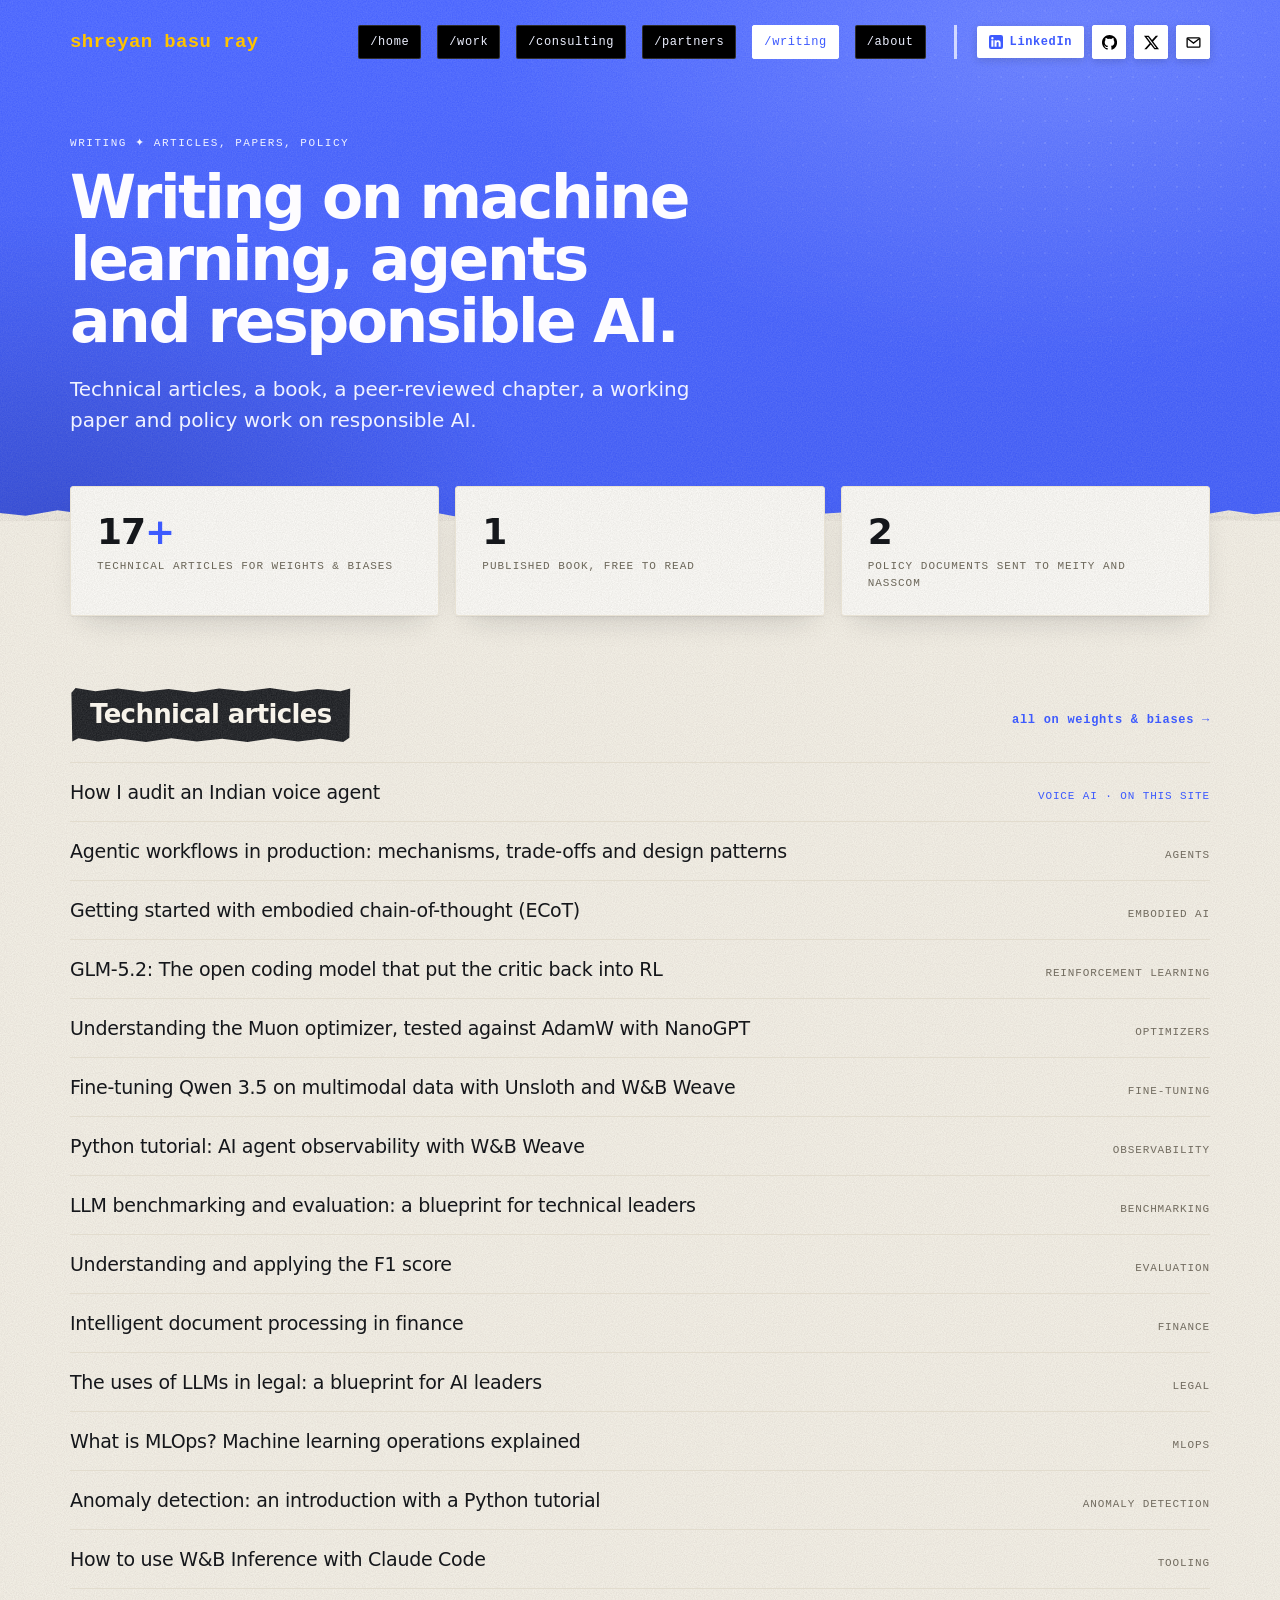
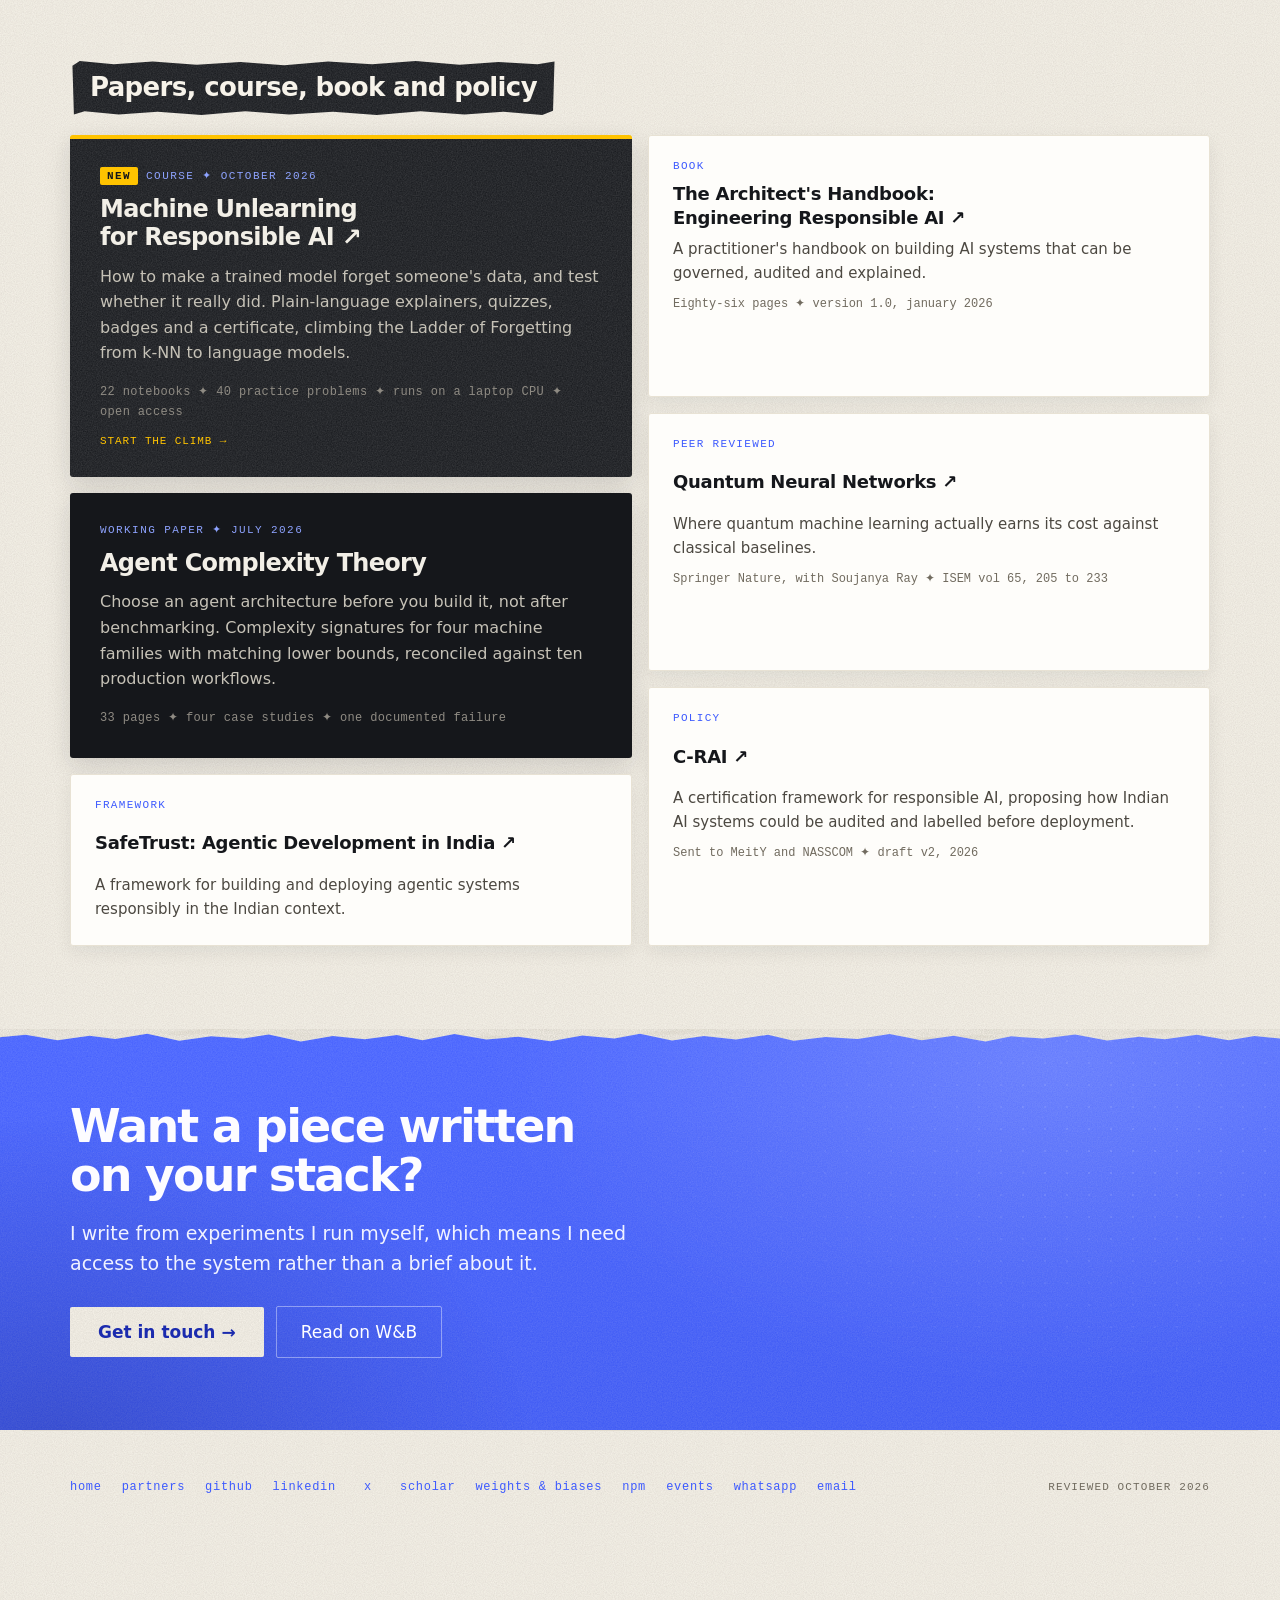
<file: writing/index.html>
<!doctype html>
<html lang="en">
<head>
<meta charset="utf-8">
<meta name="viewport" content="width=device-width, initial-scale=1">
<meta http-equiv="Content-Security-Policy" content="default-src 'self'; script-src 'self' 'unsafe-inline'; style-src 'self' 'unsafe-inline' https://fonts.googleapis.com; font-src 'self' https://fonts.gstatic.com; img-src 'self' data:; connect-src 'self'; form-action 'none'; base-uri 'self'; object-src 'none'; frame-src 'none'; upgrade-insecure-requests">
<meta name="referrer" content="strict-origin-when-cross-origin">
<title>Writing on AI Agents, Evaluation and Voice AI | Shreyan Basu Ray</title>
<meta name="description" content="Technical articles for Weights and Biases on AI agents, LLM evaluation, MLOps and fine-tuning, plus a working paper, a responsible AI book, and a guide to auditing Indian voice agents.">
<link rel="canonical" href="https://shreyanbasuray.com/writing/">
<meta name="robots" content="index, follow, max-image-preview:large, max-snippet:-1, max-video-preview:-1">
<meta name="author" content="Shreyan Basu Ray">
<meta name="theme-color" content="#3D5AFE">
<meta property="og:type" content="website">
<meta property="og:site_name" content="Shreyan Basu Ray">
<meta property="og:title" content="Writing on AI Agents, Evaluation and Voice AI | Shreyan Basu Ray">
<meta property="og:description" content="Technical articles for Weights and Biases on AI agents, LLM evaluation, MLOps and fine-tuning, plus a working paper, a responsible AI book, and a guide to auditing Indian voice agents.">
<meta property="og:url" content="https://shreyanbasuray.com/writing/">
<meta property="og:image" content="https://shreyanbasuray.com/assets/og.jpg">
<meta property="og:image:width" content="1200">
<meta property="og:image:height" content="630">
<meta property="og:image:alt" content="Shreyan Basu Ray, applied ML engineer and AI product advisor">
<meta property="og:locale" content="en_IN">
<meta name="twitter:card" content="summary_large_image">
<meta name="twitter:site" content="@shreyanbr">
<meta name="twitter:creator" content="@shreyanbr">
<meta name="twitter:title" content="Writing on AI Agents, Evaluation and Voice AI | Shreyan Basu Ray">
<meta name="twitter:description" content="Technical articles for Weights and Biases on AI agents, LLM evaluation, MLOps and fine-tuning, plus a working paper, a responsible AI book, and a guide to auditing Indian voice agents.">
<meta name="twitter:image" content="https://shreyanbasuray.com/assets/og.jpg">
<link rel="icon" href="/favicon.ico" sizes="any">
<link rel="icon" type="image/png" sizes="32x32" href="/assets/icon-32.png">
<link rel="icon" type="image/png" sizes="48x48" href="/assets/icon-48.png">
<link rel="icon" type="image/png" sizes="192x192" href="/assets/icon-192.png">
<link rel="apple-touch-icon" sizes="180x180" href="/assets/icon-180.png">
<link rel="sitemap" type="application/xml" href="/sitemap.xml">
<link rel="alternate" type="text/plain" href="/llms.txt">
<link rel="preconnect" href="https://fonts.googleapis.com">
<link rel="preconnect" href="https://fonts.gstatic.com" crossorigin="">
<link href="https://fonts.googleapis.com/css2?family=Outfit:wght@300;400;500;600;700&amp;family=JetBrains+Mono:wght@400;500&amp;display=swap" rel="stylesheet">
<style>
  body{margin:0;background:#F7F3EA;}
  a{color:#3D5AFE;text-decoration:none;}
  a:hover{color:#1B36C9;}
  @keyframes fadeUp{from{opacity:0;transform:translateY(22px)}to{opacity:1;transform:none}}
  .flink{display:inline-flex;align-items:center;justify-content:center;min-height:44px;min-width:24px}
  /* --- mobile hygiene (WCAG 2.5.8 targets, iOS text inflation, no sideways scroll) --- */
  html{-webkit-text-size-adjust:100%;text-size-adjust:100%}
  body{overflow-x:hidden}
  @supports (overflow:clip){body{overflow-x:clip}}
  img,svg,video,canvas{max-width:100%}
  .taplink{display:inline-flex;align-items:center;min-height:44px;box-sizing:border-box}
  .snapgrid{overflow:hidden;padding:8px;box-sizing:border-box}
  /* --- navigation --- */
  .navchk{position:absolute;width:1px;height:1px;margin:-1px;padding:0;border:0;overflow:hidden;clip:rect(0 0 0 0);white-space:nowrap}
  .navburger{display:none}
  .navpanel{display:none}
  @media (max-width:820px){
    .navdesk{display:none !important}
    .navburger{display:inline-flex;align-items:center;gap:10px;min-height:44px;padding:0 15px;border:1px solid rgba(255,255,255,.45);box-sizing:border-box;border-radius:2px;color:#FFFFFF;font-family:'JetBrains Mono',monospace;font-size:12px;letter-spacing:.12em;text-transform:uppercase;cursor:pointer;user-select:none}
    .navburger:hover{background:rgba(21,23,27,.16)}
    .navchk:focus-visible ~ .navbar .navburger{outline:2px solid #FFC300;outline-offset:2px}
    .navchk:checked ~ .navpanel{display:block}
    .navchk:checked ~ .navbar .navburger .bopen{display:none}
    .navchk:checked ~ .navbar .navburger .bshut{display:inline}
    .navburger .bshut{display:none}
  }
  .navlink{display:flex;align-items:center;justify-content:space-between;gap:12px;min-height:52px;padding:4px 0;font-family:'JetBrains Mono',monospace;font-size:14px;letter-spacing:.06em;color:#EDF0FF;border-bottom:1px solid rgba(255,255,255,.22)}
  .navlink[aria-current="page"]{color:#FFFFFF;font-weight:700}
  .navlink:hover{color:#FFFFFF}
  @media (prefers-reduced-motion:reduce){*{animation:none !important}}
</style>
<style>picture{display:contents}img{max-width:100%}:focus{outline:2px solid #FFC300;outline-offset:2px}:focus:not(:focus-visible){outline:none}:focus-visible{outline:2px solid #FFC300;outline-offset:2px}
  /* two-tone focus ring: the yellow reads on blue and ink, the dark inner edge reads on cream */
  :focus-visible:not(input):not(textarea):not(select){box-shadow:0 0 0 2px #15171B !important}
  /* reduced motion: stop transitions too, not just keyframe animations */
  @media (prefers-reduced-motion:reduce){*,*::before,*::after{transition-duration:.01ms !important;transition-delay:0s !important}}
  /* scroll reveal: below-the-fold entrances wait until they are on screen (set by the script at the end of body) */
  .rv{opacity:0;animation-name:none !important}
  /* torn-paper headings settle in like a taped note */
  @keyframes tapeIn{0%{opacity:0;transform:translateY(12px) rotate(-3deg) scale(.97)}60%{opacity:1;transform:translateY(0) rotate(.6deg) scale(1.01)}100%{opacity:1;transform:none}}
  /* page to page: the content cross-fades while the nav bar holds still (browsers without view transitions just navigate) */
  @view-transition{navigation:auto}
  .navbar{view-transition-name:site-nav}
  ::view-transition-old(root){animation:vtOut .16s ease-in both}
  ::view-transition-new(root){animation:vtIn .34s cubic-bezier(.22,.7,.2,1) both}
  @keyframes vtOut{to{opacity:0}}
  @keyframes vtIn{from{opacity:0;transform:translateY(8px)}}
  @media (prefers-reduced-motion:reduce){::view-transition-group(*),::view-transition-old(*),::view-transition-new(*){animation:none !important}}
  /* floating WhatsApp button: bottom right on every page, held still across page transitions */
  .wafab{position:fixed;right:max(16px,env(safe-area-inset-right));bottom:max(16px,env(safe-area-inset-bottom));z-index:50;display:inline-flex;align-items:center;gap:10px;min-height:48px;padding:0 18px 0 14px;box-sizing:border-box;border-radius:2px;background:#15171B;color:#FFFFFF;border:1px solid rgba(255,255,255,.3);box-shadow:0 10px 26px rgba(21,23,27,.3);font-family:'JetBrains Mono',monospace;font-size:12px;letter-spacing:.08em;text-transform:uppercase;font-weight:500;view-transition-name:wa-fab;transition:transform .25s ease,opacity .25s ease,visibility .25s,background-color .18s ease,box-shadow .18s ease}
  .wafab svg{flex:0 0 auto;color:#25D366;transition:color .18s ease}
  .wafab.is-away{opacity:0;visibility:hidden;transform:translateY(12px)}
  .wafab:hover{color:#FFFFFF;background:#3D5AFE;transform:translateY(-2px);box-shadow:0 14px 30px rgba(21,23,27,.34)}
  .wafab:hover svg{color:#FFFFFF}
  @media (max-width:520px){
    .wafab{width:52px;min-height:52px;padding:0;justify-content:center}
    .wafab-label{position:absolute;width:1px;height:1px;overflow:hidden;clip:rect(0 0 0 0);white-space:nowrap}
  }
  @media print{.wafab{display:none}}
  @media (min-width:821px) and (max-width:1140px){.navdesk > div + div{border-left:0 !important;padding-left:0 !important}}
  @media (max-width:520px){.herocta > a{flex:1 1 100%;justify-content:center}}
  /* mobile menu */
  @keyframes navIn{from{opacity:0;transform:translateY(-8px)}to{opacity:1;transform:none}}
  .navchk:checked ~ .navpanel{animation:navIn .24s cubic-bezier(.22,.7,.2,1)}
  .navlink[aria-current="page"] span{color:#FFC300}
</style>
<style>.hv1:hover{background:#FFFFFF !important;color:#3D5AFE !important;border-color:#FFFFFF !important}.hv1:focus-visible{background:#FFFFFF !important;color:#3D5AFE !important;border-color:#FFFFFF !important}.hv2:hover{background:#FFFFFF !important;color:#3D5AFE !important}.hv2:focus-visible{background:#FFFFFF !important;color:#3D5AFE !important}.hv3:hover{color:#3D5AFE !important}.hv3:focus-visible{color:#3D5AFE !important}.hv4:hover{transform:translateY(-3px) !important}.hv4:focus-visible{transform:translateY(-3px) !important}.hv5:hover{background:#FFFFFF !important}.hv5:focus-visible{background:#FFFFFF !important}.hv6:hover{background:rgba(255,255,255,.12) !important}.hv6:focus-visible{background:rgba(255,255,255,.12) !important}</style>
<script type="application/ld+json">{"@context":"https://schema.org","@graph":[{"@type":"Person","@id":"https://shreyanbasuray.com/#person","name":"Shreyan Basu Ray","alternateName":["Shreyan Basu","Shreyan Ray","shreyanbasuray"],"givenName":"Shreyan","familyName":"Basu Ray","url":"https://shreyanbasuray.com/","mainEntityOfPage":"https://shreyanbasuray.com/","image":"https://shreyanbasuray.com/assets/portrait-real.jpg","jobTitle":["Applied Machine Learning Engineer","AI Product Advisor","Responsible AI Consultant","Voice AI Auditor"],"email":"mailto:hello@shreyanbasuray.com","description":"Advises founders and product teams on the path from AI product build to commercial launch: independent evaluation and red-team work on AI products, responsible AI readiness, and go-to-market strategy grounded in what the product can honestly claim.","address":{"@type":"PostalAddress","addressCountry":"IN"},"knowsAbout":["Machine learning engineering","Production AI systems","Large language models","AI agents","LLM evaluation","LLM observability","MLOps","Responsible AI","AI governance","Quantum machine learning","Retrieval-augmented generation","Natural language to SQL","Cost modelling for AI systems","AI red teaming","Adversarial testing of LLM applications","Prompt injection","Jailbreak resistance testing","AI assurance","AI product positioning","Go-to-market strategy for AI products","OWASP Top 10 for LLM Applications","MITRE ATLAS","NIST AI Risk Management Framework","ISO/IEC 42001","DPDP Act 2023","Voice AI agents","Voice agent evaluation","Conversational AI diagnostics","Telephony and speech audio analysis"],"sameAs":["https://github.com/Shreyan1","https://www.linkedin.com/in/shreyanbasuray","https://x.com/shreyanbr","https://orcid.org/0000-0002-2641-8048","https://scholar.google.com/citations?user=vih7SfEAAAAJ&hl=en","https://wandb.ai/basurayshreyan","https://www.npmjs.com/~shreyanbr","https://huggingface.co/shreyanbr","https://www.mathworks.com/matlabcentral/profile/authors/23980008","https://pypi.org/user/shreyanbr/"]},{"@type":"WebSite","@id":"https://shreyanbasuray.com/#website","url":"https://shreyanbasuray.com/","name":"Shreyan Basu Ray","description":"Technical articles for Weights and Biases on AI agents, LLM evaluation, MLOps and fine-tuning, plus a working paper, a responsible AI book, and a guide to auditing Indian voice agents.","inLanguage":"en","publisher":{"@id":"https://shreyanbasuray.com/#person"}},{"@type":"WebPage","@id":"https://shreyanbasuray.com/writing/#page","url":"https://shreyanbasuray.com/writing/","name":"Writing on AI Agents, Evaluation and Voice AI | Shreyan Basu Ray","description":"Technical articles for Weights and Biases on AI agents, LLM evaluation, MLOps and fine-tuning, plus a working paper, a responsible AI book, and a guide to auditing Indian voice agents.","isPartOf":{"@id":"https://shreyanbasuray.com/#website"},"about":{"@id":"https://shreyanbasuray.com/#person"},"inLanguage":"en"},{"@type":"BreadcrumbList","@id":"https://shreyanbasuray.com/writing/#breadcrumb","itemListElement":[{"@type":"ListItem","position":1,"name":"Home","item":"https://shreyanbasuray.com/"},{"@type":"ListItem","position":2,"name":"Writing","item":"https://shreyanbasuray.com/writing/"}]}]}</script>
<script type="application/ld+json">{"@context":"https://schema.org","@type":"ItemList","name":"Technical articles by Shreyan Basu Ray","numberOfItems":13,"itemListElement":[{"@type":"ListItem","position":1,"item":{"@type":"TechArticle","name":"Agentic workflows in production: mechanisms, trade-offs and design patterns","url":"https://wandb.ai/ai-team-articles/Agentic%20Workflows%20in%20Production/reports/Agentic-workflows-in-production-Mechanisms-trade-offs-costs-and-design-patterns--VmlldzoxNzU1OTgwNQ","author":{"@id":"https://shreyanbasuray.com/#person"},"publisher":{"@type":"Organization","name":"Weights & Biases"}}},{"@type":"ListItem","position":2,"item":{"@type":"TechArticle","name":"Getting started with embodied chain-of-thought (ECoT)","url":"https://wandb.ai/ai-team-articles/ecot-pipeline-demo/reports/Getting-started-with-embodied-chain-of-thought-ECoT---VmlldzoxNjczMTg0OQ","author":{"@id":"https://shreyanbasuray.com/#person"},"publisher":{"@type":"Organization","name":"Weights & Biases"}}},{"@type":"ListItem","position":3,"item":{"@type":"TechArticle","name":"GLM-5.2: The open coding model that put the critic back into RL","url":"https://wandb.ai/ai-team-articles/GLM-5.2/reports/GLM-5-2-The-open-coding-model-that-put-the-critic-back-into-RL--VmlldzoxNzQ3MTIwOA","author":{"@id":"https://shreyanbasuray.com/#person"},"publisher":{"@type":"Organization","name":"Weights & Biases"}}},{"@type":"ListItem","position":4,"item":{"@type":"TechArticle","name":"Understanding the Muon optimizer, tested against AdamW with NanoGPT","url":"https://wandb.ai/ai-team-articles/muon-nanogpt/reports/Understanding-the-Muon-Optimizer-Explained-and-Tested-against-AdamW-with-NanoGPT--VmlldzoxNzExOTE4MQ","author":{"@id":"https://shreyanbasuray.com/#person"},"publisher":{"@type":"Organization","name":"Weights & Biases"}}},{"@type":"ListItem","position":5,"item":{"@type":"TechArticle","name":"Fine-tuning Qwen 3.5 on multimodal data with Unsloth and W&B Weave","url":"https://wandb.ai/ai-team-articles/Finetuning%20Qwen%203.5%20on%20multimodal%20data%20with%20Unsloth%20and%20W&B%20Weave/reports/Tutorial-Fine-tuning-Qwen-3-5-on-multimodal-data-with-Unsloth-and-W-B-Weave--VmlldzoxNjIwNzY3Ng","author":{"@id":"https://shreyanbasuray.com/#person"},"publisher":{"@type":"Organization","name":"Weights & Biases"}}},{"@type":"ListItem","position":6,"item":{"@type":"TechArticle","name":"Python tutorial: AI agent observability with W&B Weave","url":"https://wandb.ai/ai-team-articles/Observability/reports/Python-tutorial-AI-agent-observability-with-W-B-Weave--VmlldzoxNTE3NTk4OA","author":{"@id":"https://shreyanbasuray.com/#person"},"publisher":{"@type":"Organization","name":"Weights & Biases"}}},{"@type":"ListItem","position":7,"item":{"@type":"TechArticle","name":"LLM benchmarking and evaluation: a blueprint for technical leaders","url":"https://wandb.ai/ai-team-articles/LLM%20Benchmarking/reports/LLM-benchmarking-and-evaluation-A-blueprint-for-technical-leaders--VmlldzoxNzE3ODEzMA","author":{"@id":"https://shreyanbasuray.com/#person"},"publisher":{"@type":"Organization","name":"Weights & Biases"}}},{"@type":"ListItem","position":8,"item":{"@type":"TechArticle","name":"Understanding and applying the F1 score","url":"https://wandb.ai/ai-team-articles/F1%20Scores/reports/Understanding-and-applying-the-F1-score--VmlldzoxNjk4MjIyMg","author":{"@id":"https://shreyanbasuray.com/#person"},"publisher":{"@type":"Organization","name":"Weights & Biases"}}},{"@type":"ListItem","position":9,"item":{"@type":"TechArticle","name":"Intelligent document processing in finance","url":"https://wandb.ai/ai-team-articles/Intelligent%20Document%20Processing%20in%20Finance/reports/Intelligent-document-processing-in-finance-Building-an-insurance-claims-pipeline-with-W-B-Weave--VmlldzoxNTk2MjY3Ng","author":{"@id":"https://shreyanbasuray.com/#person"},"publisher":{"@type":"Organization","name":"Weights & Biases"}}},{"@type":"ListItem","position":10,"item":{"@type":"TechArticle","name":"The uses of LLMs in legal: a blueprint for AI leaders","url":"https://wandb.ai/ai-team-articles/The%20uses%20of%20LLMs%20in%20Legal/reports/The-uses-of-LLMs-in-legal-a-blueprint-for-AI-leaders--VmlldzoxNjk4MjE4Nw","author":{"@id":"https://shreyanbasuray.com/#person"},"publisher":{"@type":"Organization","name":"Weights & Biases"}}},{"@type":"ListItem","position":11,"item":{"@type":"TechArticle","name":"What is MLOps? Machine learning operations explained","url":"https://wandb.ai/ai-team-articles/MLOps/reports/What-is-MLOps-Machine-learning-operations-explained--VmlldzoxNzE2NTUwOQ","author":{"@id":"https://shreyanbasuray.com/#person"},"publisher":{"@type":"Organization","name":"Weights & Biases"}}},{"@type":"ListItem","position":12,"item":{"@type":"TechArticle","name":"Anomaly detection: an introduction with a Python tutorial","url":"https://wandb.ai/ai-team-articles/Anomaly-Detection/reports/Anomaly-Detection-Introduction-with-Python-Tutorial---VmlldzoxNDg5MDYyMQ","author":{"@id":"https://shreyanbasuray.com/#person"},"publisher":{"@type":"Organization","name":"Weights & Biases"}}},{"@type":"ListItem","position":13,"item":{"@type":"TechArticle","name":"How to use W&B Inference with Claude Code","url":"https://wandb.ai/ai-team-articles/Tutorial%20-%20using%20W%26B%20Inference%20with%20Claude%20Code/reports/Tutorial-Using-W-B-Inference-with-Claude-Code--VmlldzoxNjMzMzYwMw","author":{"@id":"https://shreyanbasuray.com/#person"},"publisher":{"@type":"Organization","name":"Weights & Biases"}}}]}</script>
<style>.hvli:hover{background:#EEF1FF !important;color:#1B2BAE !important}.hvli:focus-visible{background:#EEF1FF !important;color:#1B2BAE !important}</style>
<link rel="stylesheet" href="/assets/polish.css">
</head>
<body>
<div style="background:#F7F3EA;color:#15171B;font-family:Outfit,system-ui,sans-serif;">

<div class="band band-top" style="background:#3D5AFE;color:#F4F2FF;">
    <input type="checkbox" id="nav-open" class="navchk" aria-label="Open the menu">
  <div class="navbar" style="max-width:1140px;margin:0 auto;padding:20px clamp(20px,5vw,48px);display:flex;flex-wrap:wrap;justify-content:space-between;align-items:center;gap:16px 24px;">
    <a href="/" style="font-family:'JetBrains Mono',monospace;font-size:19px;font-weight:900;letter-spacing:.02em;color:#FFC300;;display:inline-flex;align-items:center;min-height:44px">shreyan basu ray</a>
    <div class="navdesk" style="display:flex;align-items:center;gap:12px 28px;flex-wrap:wrap;">
      <div style="display:flex;flex-wrap:wrap;gap:8px 16px;font-family:'JetBrains Mono',monospace;font-size:12px;letter-spacing:.05em;">
        <a href="/" style="color:#EDF0FF;padding:9px 11px;border-radius:2px;border:1px solid rgba(255,255,255,.18);background-color:#000000;" class="hv1">/home</a>
        <a href="/work/" style="color:#EDF0FF;padding:9px 11px;border-radius:2px;border:1px solid rgba(255,255,255,.18);background-color:#000000;" class="hv1">/work</a>
        <a href="/consulting/" style="color:#EDF0FF;padding:9px 11px;border-radius:2px;border:1px solid rgba(255,255,255,.18);background-color:#000000;" class="hv1">/consulting</a>
        <a href="/partners/" class="hv1" style="color:#EDF0FF;padding:9px 11px;border-radius:2px;border:1px solid rgba(255,255,255,.18);background-color:#000000;">/partners</a>
        <a href="/writing/" style="color:#3D5AFE;padding:9px 11px;border-radius:2px;border:1px solid #FFFFFF;background-color:#FFFFFF;" aria-current="page">/writing</a>
        <a href="/about/" style="color:#EDF0FF;padding:9px 11px;border-radius:2px;border:1px solid rgba(255,255,255,.18);background-color:#000000;" class="hv1">/about</a>
      </div>
      <div style="display:flex;gap:8px;align-items:center;padding-left:20px;border-left:3px solid rgba(255,255,255,.7);">
        <a href="https://www.linkedin.com/in/shreyanbasuray" class="hvli" aria-label="Connect on LinkedIn" style="display:inline-flex;align-items:center;gap:7px;height:32px;padding:0 12px;border-radius:2px;background:#FFFFFF;color:#3D5AFE;font-family:'JetBrains Mono',monospace;font-size:12px;letter-spacing:.05em;font-weight:700;white-space:nowrap;box-shadow:0 2px 8px rgba(21,23,27,.16);" target="_blank" rel="noopener noreferrer"><svg width="14" height="14" viewBox="0 0 16 16" fill="currentColor" aria-hidden="true"><path d="M13.6 0H2.4A2.4 2.4 0 0 0 0 2.4v11.2A2.4 2.4 0 0 0 2.4 16h11.2a2.4 2.4 0 0 0 2.4-2.4V2.4A2.4 2.4 0 0 0 13.6 0zM5 13.3H2.7V6.1H5v7.2zM3.85 5.1a1.34 1.34 0 1 1 0-2.68 1.34 1.34 0 0 1 0 2.68zM13.3 13.3H11V9.5c0-.9-.32-1.52-1.13-1.52-.62 0-.99.42-1.15.82-.06.15-.08.35-.08.55v3.95H6.35s.03-6.4 0-7.2h2.29v1.02c.3-.47.85-1.14 2.06-1.14 1.5 0 2.6.98 2.6 3.08v4.24z"></path></svg>LinkedIn</a>
        <a href="https://github.com/Shreyan1" aria-label="GitHub" style="display:flex;align-items:center;justify-content:center;width:32px;height:32px;border:1px solid #FFFFFF;border-radius:2px;background:#FFFFFF;color:#000000;box-shadow:0 2px 8px rgba(10,15,40,.18);" target="_blank" rel="noopener noreferrer" class="hvli">
          <svg width="15" height="15" viewBox="0 0 16 16" fill="currentColor" aria-hidden="true"><path d="M8 0C3.58 0 0 3.58 0 8c0 3.54 2.29 6.53 5.47 7.59.4.07.55-.17.55-.38v-1.34c-2.23.49-2.7-1.07-2.7-1.07-.36-.93-.89-1.18-.89-1.18-.73-.5.05-.49.05-.49.81.06 1.23.83 1.23.83.72 1.23 1.88.87 2.34.67.07-.52.28-.87.51-1.07-1.78-.2-3.64-.89-3.64-3.95 0-.87.31-1.59.83-2.15-.08-.2-.36-1.02.08-2.12 0 0 .67-.21 2.2.82a7.6 7.6 0 0 1 4 0c1.53-1.03 2.2-.82 2.2-.82.44 1.1.16 1.92.08 2.12.52.56.83 1.28.83 2.15 0 3.07-1.87 3.75-3.65 3.95.29.25.54.73.54 1.48v2.19c0 .21.15.46.55.38A8 8 0 0 0 8 0z"></path></svg>
        </a>
        <a href="https://x.com/shreyanbr" aria-label="Shreyan on X" style="display:flex;align-items:center;justify-content:center;width:32px;height:32px;border:1px solid #FFFFFF;border-radius:2px;background:#FFFFFF;color:#000000;box-shadow:0 2px 8px rgba(10,15,40,.18);" target="_blank" rel="noopener noreferrer" class="hvli">
          <svg width="15" height="15" viewBox="0 0 24 24" fill="currentColor" aria-hidden="true"><path d="M18.9 1.15h3.68l-8.04 9.19L24 22.85h-7.41l-5.8-7.58-6.64 7.58H.47l8.6-9.83L0 1.15h7.59l5.25 6.93zm-1.29 19.5h2.04L6.49 3.24H4.3z"></path></svg>
        </a>
        <a href="mailto:hello@shreyanbasuray.com" aria-label="Email" style="display:flex;align-items:center;justify-content:center;width:32px;height:32px;border:1px solid #FFFFFF;border-radius:2px;background:#FFFFFF;color:#000000;box-shadow:0 2px 8px rgba(10,15,40,.18);" class="hvli">
          <svg width="15" height="15" viewBox="0 0 16 16" fill="none" stroke="currentColor" stroke-width="1.4" aria-hidden="true"><rect x="1.2" y="3" width="13.6" height="10" rx="1"></rect><path d="M1.6 3.8 8 8.6l6.4-4.8"></path></svg>
        </a>
      </div>
    </div>
        <label for="nav-open" class="navburger">
          <svg class="bopen" width="16" height="14" viewBox="0 0 16 14" fill="none" stroke="currentColor" stroke-width="1.8" stroke-linecap="round" aria-hidden="true"><path d="M1 2h14M1 7h14M1 12h14"></path></svg><svg class="bshut" width="16" height="14" viewBox="0 0 16 14" fill="none" stroke="currentColor" stroke-width="1.8" stroke-linecap="round" aria-hidden="true"><path d="M2 1l12 12M14 1 2 13"></path></svg>
          <span class="bopen">menu</span><span class="bshut">close</span>
        </label>
  </div>
    <div class="navpanel">
      <div style="max-width:1140px;margin:0 auto;padding:4px clamp(20px,5vw,48px) 24px;">
        <a href="/" class="navlink">/home<span aria-hidden="true">→</span></a>
        <a href="/work/" class="navlink">/work<span aria-hidden="true">→</span></a>
        <a href="/consulting/" class="navlink">/consulting<span aria-hidden="true">→</span></a>
        <a href="/partners/" class="navlink">/partners<span aria-hidden="true">→</span></a>
        <a href="/writing/" class="navlink" aria-current="page">/writing<span aria-hidden="true">•</span></a>
        <a href="/about/" class="navlink">/about<span aria-hidden="true">→</span></a>
        <div style="display:flex;flex-wrap:wrap;gap:10px;padding-top:18px;">
          <a href="https://www.linkedin.com/in/shreyanbasuray" class="hvli" aria-label="Connect on LinkedIn" style="display:inline-flex;align-items:center;gap:9px;height:44px;padding:0 18px;border-radius:2px;background:#FFFFFF;color:#3D5AFE;font-family:'JetBrains Mono',monospace;font-size:13px;letter-spacing:.05em;font-weight:700;white-space:nowrap;" target="_blank" rel="noopener noreferrer"><svg width="17" height="17" viewBox="0 0 16 16" fill="currentColor" aria-hidden="true"><path d="M13.6 0H2.4A2.4 2.4 0 0 0 0 2.4v11.2A2.4 2.4 0 0 0 2.4 16h11.2a2.4 2.4 0 0 0 2.4-2.4V2.4A2.4 2.4 0 0 0 13.6 0zM5 13.3H2.7V6.1H5v7.2zM3.85 5.1a1.34 1.34 0 1 1 0-2.68 1.34 1.34 0 0 1 0 2.68zM13.3 13.3H11V9.5c0-.9-.32-1.52-1.13-1.52-.62 0-.99.42-1.15.82-.06.15-.08.35-.08.55v3.95H6.35s.03-6.4 0-7.2h2.29v1.02c.3-.47.85-1.14 2.06-1.14 1.5 0 2.6.98 2.6 3.08v4.24z"></path></svg>LinkedIn</a>
        <a class="hvli" href="https://github.com/Shreyan1" aria-label="GitHub" target="_blank" rel="noopener noreferrer" style="display:flex;align-items:center;justify-content:center;width:44px;height:44px;border:1px solid #FFFFFF;border-radius:2px;background:#FFFFFF;color:#000000;"><svg width="17" height="17" viewBox="0 0 16 16" fill="currentColor" aria-hidden="true"><path d="M8 0C3.58 0 0 3.58 0 8c0 3.54 2.29 6.53 5.47 7.59.4.07.55-.17.55-.38v-1.34c-2.23.49-2.7-1.07-2.7-1.07-.36-.93-.89-1.18-.89-1.18-.73-.5.05-.49.05-.49.81.06 1.23.83 1.23.83.72 1.23 1.88.87 2.34.67.07-.52.28-.87.51-1.07-1.78-.2-3.64-.89-3.64-3.95 0-.87.31-1.59.83-2.15-.08-.2-.36-1.02.08-2.12 0 0 .67-.21 2.2.82a7.6 7.6 0 0 1 4 0c1.53-1.03 2.2-.82 2.2-.82.44 1.1.16 1.92.08 2.12.52.56.83 1.28.83 2.15 0 3.07-1.87 3.75-3.65 3.95.29.25.54.73.54 1.48v2.19c0 .21.15.46.55.38A8 8 0 0 0 8 0z"></path></svg></a>
          <a class="hvli" href="https://x.com/shreyanbr" aria-label="Shreyan on X" target="_blank" rel="noopener noreferrer" style="display:flex;align-items:center;justify-content:center;width:44px;height:44px;border:1px solid #FFFFFF;border-radius:2px;background:#FFFFFF;color:#000000;"><svg width="17" height="17" viewBox="0 0 24 24" fill="currentColor" aria-hidden="true"><path d="M18.9 1.15h3.68l-8.04 9.19L24 22.85h-7.41l-5.8-7.58-6.64 7.58H.47l8.6-9.83L0 1.15h7.59l5.25 6.93zm-1.29 19.5h2.04L6.49 3.24H4.3z"></path></svg></a>
          <a class="hvli" href="mailto:hello@shreyanbasuray.com" aria-label="Email" style="display:flex;align-items:center;justify-content:center;width:44px;height:44px;border:1px solid #FFFFFF;border-radius:2px;background:#FFFFFF;color:#000000;"><svg width="17" height="17" viewBox="0 0 16 16" fill="none" stroke="currentColor" stroke-width="1.4" aria-hidden="true"><rect x="1.2" y="3" width="13.6" height="10" rx="1"></rect><path d="M1.6 3.8 8 8.6l6.4-4.8"></path></svg></a>
        </div>
      </div>
    </div>

  <div style="max-width:1140px;margin:0 auto;padding:52px clamp(20px,5vw,48px) 84px;">
    <div style="font-family:'JetBrains Mono',monospace;font-size:11px;letter-spacing:.14em;text-transform:uppercase;color:#F0F2FF;">writing ✦ articles, papers, policy</div>
    <h1 style="animation:fadeUp .9s cubic-bezier(.22,.7,.2,1) .1s both;margin:18px 0 0;font-size:clamp(36px,5.4vw,60px);line-height:1.03;letter-spacing:-.04em;font-weight:600;max-width:20ch;color:#FDFCFF;">Writing on machine learning, agents and responsible AI.</h1>
    <p style="animation:fadeUp .9s cubic-bezier(.22,.7,.2,1) .2s both;margin:22px 0 0;font-size:20px;line-height:1.55;color:#F0F2FF;max-width:52ch;font-weight:300;">Technical articles, a book, a peer-reviewed chapter, a working paper and policy work on responsible AI.</p>
  </div>
</div>

<div style="max-width:1140px;margin:0 auto;padding:0 clamp(20px,5vw,48px);">
  <div style="display:grid;grid-template-columns:repeat(auto-fit,minmax(240px,1fr));gap:16px;margin-top:-34px;">
    <div style="animation:fadeUp .85s cubic-bezier(.22,.7,.2,1) both;background:#FEFDFA;border:1px solid #E8E2D4;border-radius:3px;padding:24px 26px;box-shadow:0 6px 18px rgba(21,23,27,.07);">
      <div style="font-size:36px;font-weight:600;letter-spacing:-.03em;">17<span style="color:#3D5AFE;">+</span></div>
      <div style="font-family:'JetBrains Mono',monospace;font-size:11px;text-transform:uppercase;letter-spacing:.09em;color:#6B6659;margin-top:6px;line-height:1.5;">technical articles for weights &amp; biases</div>
    </div>
    <div style="animation:fadeUp .85s cubic-bezier(.22,.7,.2,1) both;background:#FEFDFA;border:1px solid #E8E2D4;border-radius:3px;padding:24px 26px;box-shadow:0 6px 18px rgba(21,23,27,.07);">
      <div style="font-size:36px;font-weight:600;letter-spacing:-.03em;">1</div>
      <div style="font-family:'JetBrains Mono',monospace;font-size:11px;text-transform:uppercase;letter-spacing:.09em;color:#6B6659;margin-top:6px;line-height:1.5;">published book, free to read</div>
    </div>
    <div style="animation:fadeUp .85s cubic-bezier(.22,.7,.2,1) both;background:#FEFDFA;border:1px solid #E8E2D4;border-radius:3px;padding:24px 26px;box-shadow:0 6px 18px rgba(21,23,27,.07);">
      <div style="font-size:36px;font-weight:600;letter-spacing:-.03em;">2</div>
      <div style="font-family:'JetBrains Mono',monospace;font-size:11px;text-transform:uppercase;letter-spacing:.09em;color:#6B6659;margin-top:6px;line-height:1.5;">policy documents sent to MeitY and NASSCOM</div>
    </div>
  </div>

  <div style="margin-top:72px;">
    <div style="display:flex;align-items:baseline;justify-content:space-between;gap:20px;">
      <h2 style="display:inline-block;background:#15171B;color:#F7F3EA;padding:11px 20px 13px;clip-path:polygon(0.5% 9%, 2% 0%, 9% 6%, 17% 1%, 26% 7%, 35% 2%, 44% 8%, 53% 1%, 62% 6%, 71% 0%, 80% 7%, 88% 2%, 96% 6%, 99.5% 1%, 99.2% 92%, 97% 100%, 89% 94%, 81% 99%, 72% 93%, 63% 100%, 54% 94%, 45% 99%, 36% 93%, 27% 100%, 18% 94%, 10% 99%, 3% 93%, 0.8% 99%);animation:tapeIn .8s cubic-bezier(.22,.7,.2,1) both;transform-origin:0 60%;margin:0;font-size:26px;font-weight:600;letter-spacing:-.025em;">Technical articles</h2>
      <a class="taplink" href="https://wandb.ai/basurayshreyan" style="font-family:'JetBrains Mono',monospace;font-size:12px;letter-spacing:.06em;font-weight:600;" target="_blank" rel="noopener noreferrer">all on weights &amp; biases →</a>
    </div>
    <div style="margin-top:20px;border-top:1px solid #E2DCCE;">
      <a href="/writing/auditing-indian-voice-agents/" style="display:grid;grid-template-columns:minmax(0,1fr) auto;gap:12px 24px;align-items:baseline;padding:18px 0;border-bottom:1px solid #E2DCCE;color:#15171B;" class="hv3">
        <span style="font-size:19px;font-weight:500;letter-spacing:-.015em;">How I audit an Indian voice agent</span>
        <span style="font-family:'JetBrains Mono',monospace;font-size:11px;letter-spacing:.08em;text-transform:uppercase;color:#3D5AFE;white-space:nowrap;">voice ai &#183; on this site</span>
      </a>
      <a href="https://wandb.ai/ai-team-articles/Agentic%20Workflows%20in%20Production/reports/Agentic-workflows-in-production-Mechanisms-trade-offs-costs-and-design-patterns--VmlldzoxNzU1OTgwNQ" target="_blank" style="display:grid;grid-template-columns:minmax(0,1fr) auto;gap:12px 24px;align-items:baseline;padding:18px 0;border-bottom:1px solid #E2DCCE;color:#15171B;" rel="noopener noreferrer" class="hv3">
        <span style="font-size:19px;font-weight:500;letter-spacing:-.015em;">Agentic workflows in production: mechanisms, trade-offs and design patterns</span>
        <span style="font-family:'JetBrains Mono',monospace;font-size:11px;letter-spacing:.08em;text-transform:uppercase;color:#716B5F;white-space:nowrap;">agents</span>
      </a>
      <a href="https://wandb.ai/ai-team-articles/ecot-pipeline-demo/reports/Getting-started-with-embodied-chain-of-thought-ECoT---VmlldzoxNjczMTg0OQ" target="_blank" style="display:grid;grid-template-columns:minmax(0,1fr) auto;gap:12px 24px;align-items:baseline;padding:18px 0;border-bottom:1px solid #E2DCCE;color:#15171B;" rel="noopener noreferrer" class="hv3">
        <span style="font-size:19px;font-weight:500;letter-spacing:-.015em;">Getting started with embodied chain-of-thought (ECoT)</span>
        <span style="font-family:'JetBrains Mono',monospace;font-size:11px;letter-spacing:.08em;text-transform:uppercase;color:#716B5F;white-space:nowrap;">embodied ai</span>
      </a>
      <a href="https://wandb.ai/ai-team-articles/GLM-5.2/reports/GLM-5-2-The-open-coding-model-that-put-the-critic-back-into-RL--VmlldzoxNzQ3MTIwOA" target="_blank" style="display:grid;grid-template-columns:minmax(0,1fr) auto;gap:12px 24px;align-items:baseline;padding:18px 0;border-bottom:1px solid #E2DCCE;color:#15171B;" rel="noopener noreferrer" class="hv3">
        <span style="font-size:19px;font-weight:500;letter-spacing:-.015em;">GLM-5.2: The open coding model that put the critic back into RL</span>
        <span style="font-family:'JetBrains Mono',monospace;font-size:11px;letter-spacing:.08em;text-transform:uppercase;color:#716B5F;white-space:nowrap;">reinforcement learning</span>
      </a>
      <a href="https://wandb.ai/ai-team-articles/muon-nanogpt/reports/Understanding-the-Muon-Optimizer-Explained-and-Tested-against-AdamW-with-NanoGPT--VmlldzoxNzExOTE4MQ" target="_blank" style="display:grid;grid-template-columns:minmax(0,1fr) auto;gap:12px 24px;align-items:baseline;padding:18px 0;border-bottom:1px solid #E2DCCE;color:#15171B;" rel="noopener noreferrer" class="hv3">
        <span style="font-size:19px;font-weight:500;letter-spacing:-.015em;">Understanding the Muon optimizer, tested against AdamW with NanoGPT</span>
        <span style="font-family:'JetBrains Mono',monospace;font-size:11px;letter-spacing:.08em;text-transform:uppercase;color:#716B5F;white-space:nowrap;">optimizers</span>
      </a>
      <a href="https://wandb.ai/ai-team-articles/Finetuning%20Qwen%203.5%20on%20multimodal%20data%20with%20Unsloth%20and%20W&amp;B%20Weave/reports/Tutorial-Fine-tuning-Qwen-3-5-on-multimodal-data-with-Unsloth-and-W-B-Weave--VmlldzoxNjIwNzY3Ng" target="_blank" style="display:grid;grid-template-columns:minmax(0,1fr) auto;gap:12px 24px;align-items:baseline;padding:18px 0;border-bottom:1px solid #E2DCCE;color:#15171B;" rel="noopener noreferrer" class="hv3">
        <span style="font-size:19px;font-weight:500;letter-spacing:-.015em;">Fine-tuning Qwen 3.5 on multimodal data with Unsloth and W&amp;B Weave</span>
        <span style="font-family:'JetBrains Mono',monospace;font-size:11px;letter-spacing:.08em;text-transform:uppercase;color:#716B5F;white-space:nowrap;">fine-tuning</span>
      </a>
      <a href="https://wandb.ai/ai-team-articles/Observability/reports/Python-tutorial-AI-agent-observability-with-W-B-Weave--VmlldzoxNTE3NTk4OA" target="_blank" style="display:grid;grid-template-columns:minmax(0,1fr) auto;gap:12px 24px;align-items:baseline;padding:18px 0;border-bottom:1px solid #E2DCCE;color:#15171B;" rel="noopener noreferrer" class="hv3">
        <span style="font-size:19px;font-weight:500;letter-spacing:-.015em;">Python tutorial: AI agent observability with W&amp;B Weave</span>
        <span style="font-family:'JetBrains Mono',monospace;font-size:11px;letter-spacing:.08em;text-transform:uppercase;color:#716B5F;white-space:nowrap;">observability</span>
      </a>
      <a href="https://wandb.ai/ai-team-articles/LLM%20Benchmarking/reports/LLM-benchmarking-and-evaluation-A-blueprint-for-technical-leaders--VmlldzoxNzE3ODEzMA" target="_blank" style="display:grid;grid-template-columns:minmax(0,1fr) auto;gap:12px 24px;align-items:baseline;padding:18px 0;border-bottom:1px solid #E2DCCE;color:#15171B;" rel="noopener noreferrer" class="hv3">
        <span style="font-size:19px;font-weight:500;letter-spacing:-.015em;">LLM benchmarking and evaluation: a blueprint for technical leaders</span>
        <span style="font-family:'JetBrains Mono',monospace;font-size:11px;letter-spacing:.08em;text-transform:uppercase;color:#716B5F;white-space:nowrap;">benchmarking</span>
      </a>
      <a href="https://wandb.ai/ai-team-articles/F1%20Scores/reports/Understanding-and-applying-the-F1-score--VmlldzoxNjk4MjIyMg" target="_blank" style="display:grid;grid-template-columns:minmax(0,1fr) auto;gap:12px 24px;align-items:baseline;padding:18px 0;border-bottom:1px solid #E2DCCE;color:#15171B;" rel="noopener noreferrer" class="hv3">
        <span style="font-size:19px;font-weight:500;letter-spacing:-.015em;">Understanding and applying the F1 score</span>
        <span style="font-family:'JetBrains Mono',monospace;font-size:11px;letter-spacing:.08em;text-transform:uppercase;color:#716B5F;white-space:nowrap;">evaluation</span>
      </a>
      <a href="https://wandb.ai/ai-team-articles/Intelligent%20Document%20Processing%20in%20Finance/reports/Intelligent-document-processing-in-finance-Building-an-insurance-claims-pipeline-with-W-B-Weave--VmlldzoxNTk2MjY3Ng" target="_blank" style="display:grid;grid-template-columns:minmax(0,1fr) auto;gap:12px 24px;align-items:baseline;padding:18px 0;border-bottom:1px solid #E2DCCE;color:#15171B;" rel="noopener noreferrer" class="hv3">
        <span style="font-size:19px;font-weight:500;letter-spacing:-.015em;">Intelligent document processing in finance</span>
        <span style="font-family:'JetBrains Mono',monospace;font-size:11px;letter-spacing:.08em;text-transform:uppercase;color:#716B5F;white-space:nowrap;">finance</span>
      </a>
      <a href="https://wandb.ai/ai-team-articles/The%20uses%20of%20LLMs%20in%20Legal/reports/The-uses-of-LLMs-in-legal-a-blueprint-for-AI-leaders--VmlldzoxNjk4MjE4Nw" target="_blank" style="display:grid;grid-template-columns:minmax(0,1fr) auto;gap:12px 24px;align-items:baseline;padding:18px 0;border-bottom:1px solid #E2DCCE;color:#15171B;" rel="noopener noreferrer" class="hv3">
        <span style="font-size:19px;font-weight:500;letter-spacing:-.015em;">The uses of LLMs in legal: a blueprint for AI leaders</span>
        <span style="font-family:'JetBrains Mono',monospace;font-size:11px;letter-spacing:.08em;text-transform:uppercase;color:#716B5F;white-space:nowrap;">legal</span>
      </a>
      <a href="https://wandb.ai/ai-team-articles/MLOps/reports/What-is-MLOps-Machine-learning-operations-explained--VmlldzoxNzE2NTUwOQ" target="_blank" style="display:grid;grid-template-columns:minmax(0,1fr) auto;gap:12px 24px;align-items:baseline;padding:18px 0;border-bottom:1px solid #E2DCCE;color:#15171B;" rel="noopener noreferrer" class="hv3">
        <span style="font-size:19px;font-weight:500;letter-spacing:-.015em;">What is MLOps? Machine learning operations explained</span>
        <span style="font-family:'JetBrains Mono',monospace;font-size:11px;letter-spacing:.08em;text-transform:uppercase;color:#716B5F;white-space:nowrap;">mlops</span>
      </a>
      <a href="https://wandb.ai/ai-team-articles/Anomaly-Detection/reports/Anomaly-Detection-Introduction-with-Python-Tutorial---VmlldzoxNDg5MDYyMQ" target="_blank" style="display:grid;grid-template-columns:minmax(0,1fr) auto;gap:12px 24px;align-items:baseline;padding:18px 0;border-bottom:1px solid #E2DCCE;color:#15171B;" rel="noopener noreferrer" class="hv3">
        <span style="font-size:19px;font-weight:500;letter-spacing:-.015em;">Anomaly detection: an introduction with a Python tutorial</span>
        <span style="font-family:'JetBrains Mono',monospace;font-size:11px;letter-spacing:.08em;text-transform:uppercase;color:#716B5F;white-space:nowrap;">anomaly detection</span>
      </a>
      <a href="https://wandb.ai/ai-team-articles/Tutorial%20-%20using%20W%26B%20Inference%20with%20Claude%20Code/reports/Tutorial-Using-W-B-Inference-with-Claude-Code--VmlldzoxNjMzMzYwMw" target="_blank" style="display:grid;grid-template-columns:minmax(0,1fr) auto;gap:12px 24px;align-items:baseline;padding:18px 0;border-bottom:1px solid #E2DCCE;color:#15171B;" rel="noopener noreferrer" class="hv3">
        <span style="font-size:19px;font-weight:500;letter-spacing:-.015em;">How to use W&amp;B Inference with Claude Code</span>
        <span style="font-family:'JetBrains Mono',monospace;font-size:11px;letter-spacing:.08em;text-transform:uppercase;color:#716B5F;white-space:nowrap;">tooling</span>
      </a>
    
    </div>
  </div>

  <div style="margin-top:72px;">
    <h2 style="display:inline-block;background:#15171B;color:#F7F3EA;padding:11px 20px 13px;clip-path:polygon(0.5% 9%, 2% 0%, 9% 6%, 17% 1%, 26% 7%, 35% 2%, 44% 8%, 53% 1%, 62% 6%, 71% 0%, 80% 7%, 88% 2%, 96% 6%, 99.5% 1%, 99.2% 92%, 97% 100%, 89% 94%, 81% 99%, 72% 93%, 63% 100%, 54% 94%, 45% 99%, 36% 93%, 27% 100%, 18% 94%, 10% 99%, 3% 93%, 0.8% 99%);animation:tapeIn .8s cubic-bezier(.22,.7,.2,1) both;transform-origin:0 60%;margin:0;font-size:26px;font-weight:600;letter-spacing:-.025em;">Papers, course, book and policy</h2>
    <div style="display:grid;grid-template-columns:repeat(auto-fit,minmax(280px,1fr));gap:16px;margin-top:20px;">
      <div style="display:grid;gap:16px;align-content:start;">
      <a href="https://machine-unlearning.shreyanbasuray.com/" target="_blank" rel="noopener" style="animation:fadeUp .85s cubic-bezier(.22,.7,.2,1) both;display:block;background:#15171B;color:#F2EFE7;border-radius:3px;padding:30px;box-shadow:0 8px 24px rgba(21,23,27,.14);transition:transform .18s ease;border-top:4px solid #FFC300;" class="hv4">
        <div style="font-family:'JetBrains Mono',monospace;font-size:11px;letter-spacing:.13em;text-transform:uppercase;color:#8EA3FF;"><span style="background:#FFC300;color:#15171B;font-weight:700;padding:3px 7px;border-radius:2px;margin-right:8px;">new</span>course ✦ october 2026</div>
        <h3 style="margin:14px 0 0;font-size:24px;font-weight:600;letter-spacing:-.03em;line-height:1.15;">Machine Unlearning for Responsible AI ↗</h3>
        <p style="margin:12px 0 0;font-size:16px;line-height:1.6;color:#C6C2B7;">How to make a trained model forget someone's data, and test whether it really did. Plain-language explainers, quizzes, badges and a certificate, climbing the Ladder of Forgetting from k-NN to language models.</p>
        <p style="margin:16px 0 0;font-family:'JetBrains Mono',monospace;font-size:12px;color:#8F8B83;letter-spacing:.03em;line-height:1.7;">22 notebooks ✦ 40 practice problems ✦ runs on a laptop CPU ✦ open access</p>
        <p style="margin:12px 0 0;font-family:'JetBrains Mono',monospace;font-size:11px;letter-spacing:.08em;text-transform:uppercase;color:#FFC300;">start the climb →</p>
      </a>
      <a href="/papers/agent-complexity-theory.pdf" target="_blank" rel="noopener" style="animation:fadeUp .85s cubic-bezier(.22,.7,.2,1) both;display:block;background:#15171B;color:#F2EFE7;border-radius:3px;padding:30px;box-shadow:0 8px 24px rgba(21,23,27,.14);transition:transform .18s ease;" class="hv4">
        <div style="font-family:'JetBrains Mono',monospace;font-size:11px;letter-spacing:.13em;text-transform:uppercase;color:#8EA3FF;">working paper ✦ july 2026</div>
        <h3 style="margin:14px 0 0;font-size:24px;font-weight:600;letter-spacing:-.03em;line-height:1.15;">Agent Complexity Theory</h3>
        <p style="margin:12px 0 0;font-size:16px;line-height:1.6;color:#C6C2B7;">Choose an agent architecture before you build it, not after benchmarking. Complexity signatures for four machine families with matching lower bounds, reconciled against ten production workflows.</p>
        <p style="margin:16px 0 0;font-family:'JetBrains Mono',monospace;font-size:12px;color:#8F8B83;letter-spacing:.03em;line-height:1.7;">33 pages ✦ four case studies ✦ one documented failure</p>
      </a>
      <div style="animation:fadeUp .85s cubic-bezier(.22,.7,.2,1) both;background:#FEFDFA;border:1px solid #E8E2D4;border-radius:3px;padding:24px;box-shadow:0 6px 18px rgba(21,23,27,.07);">
        <div style="font-family:'JetBrains Mono',monospace;font-size:11px;letter-spacing:.12em;text-transform:uppercase;color:#3D5AFE;">framework</div>
        <h3 style="margin:10px 0 0;font-size:18px;font-weight:600;letter-spacing:-.015em;line-height:1.3;"><a class="taplink hv3" href="https://drive.google.com/file/d/17glCQYFuRk1FF-QWwTnQSndOKxoWXx2U/view?usp=sharing" target="_blank" style="color:#15171B;" rel="noopener noreferrer">SafeTrust: Agentic Development in India ↗</a></h3>
        <p style="margin:8px 0 0;font-size:15px;line-height:1.6;color:#4C4841;">A framework for building and deploying agentic systems responsibly in the Indian context.</p>
      </div>
      </div>
      <div style="display:grid;gap:16px;">
        <div style="animation:fadeUp .85s cubic-bezier(.22,.7,.2,1) both;background:#FEFDFA;border:1px solid #E8E2D4;border-radius:3px;padding:24px;box-shadow:0 6px 18px rgba(21,23,27,.07);">
          <div style="font-family:'JetBrains Mono',monospace;font-size:11px;letter-spacing:.12em;text-transform:uppercase;color:#3D5AFE;">book</div>
          <h3 style="margin:10px 0 0;font-size:18px;font-weight:600;letter-spacing:-.015em;line-height:1.3;"><a class="taplink hv3" href="https://amzn.in/d/c3pgkTh" target="_blank" style="color:#15171B;" rel="noopener noreferrer">The Architect's Handbook: Engineering Responsible AI ↗</a></h3>
          <p style="margin:8px 0 0;font-size:15px;line-height:1.6;color:#4C4841;">A practitioner's handbook on building AI systems that can be governed, audited and explained.</p>
          <p style="margin:10px 0 0;font-family:'JetBrains Mono',monospace;font-size:12px;color:#716B5F;line-height:1.6;">Eighty-six pages ✦ version 1.0, january 2026</p>
        </div>
        <div style="animation:fadeUp .85s cubic-bezier(.22,.7,.2,1) both;background:#FEFDFA;border:1px solid #E8E2D4;border-radius:3px;padding:24px;box-shadow:0 6px 18px rgba(21,23,27,.07);">
          <div style="font-family:'JetBrains Mono',monospace;font-size:11px;letter-spacing:.12em;text-transform:uppercase;color:#3D5AFE;">peer reviewed</div>
          <h3 style="margin:10px 0 0;font-size:18px;font-weight:600;letter-spacing:-.015em;line-height:1.3;"><a class="taplink hv3" href="https://scholar.google.com/citations?user=vih7SfEAAAAJ&amp;hl=en" target="_blank" style="color:#15171B;" rel="noopener noreferrer">Quantum Neural Networks ↗</a></h3>
          <p style="margin:8px 0 0;font-size:15px;line-height:1.6;color:#4C4841;">Where quantum machine learning actually earns its cost against classical baselines.</p>
          <p style="margin:10px 0 0;font-family:'JetBrains Mono',monospace;font-size:12px;color:#716B5F;line-height:1.6;">Springer Nature, with Soujanya Ray ✦ ISEM vol 65, 205 to 233</p>
        </div>
        <div style="animation:fadeUp .85s cubic-bezier(.22,.7,.2,1) both;background:#FEFDFA;border:1px solid #E8E2D4;border-radius:3px;padding:24px;box-shadow:0 6px 18px rgba(21,23,27,.07);">
          <div style="font-family:'JetBrains Mono',monospace;font-size:11px;letter-spacing:.12em;text-transform:uppercase;color:#3D5AFE;">policy</div>
          <h3 style="margin:10px 0 0;font-size:18px;font-weight:600;letter-spacing:-.015em;line-height:1.3;"><a class="taplink hv3" href="https://drive.google.com/file/d/1nkkkYy6-bbiHx3MTsoL9sN0zk2E3tVxV/view?usp=drive_link" target="_blank" style="color:#15171B;" rel="noopener noreferrer">C-RAI ↗</a></h3>
          <p style="margin:8px 0 0;font-size:15px;line-height:1.6;color:#4C4841;">A certification framework for responsible AI, proposing how Indian AI systems could be audited and labelled before deployment.</p>
          <p style="margin:10px 0 0;font-family:'JetBrains Mono',monospace;font-size:12px;color:#716B5F;line-height:1.6;">Sent to MeitY and NASSCOM ✦ draft v2, 2026</p>
        </div>
      </div>
    </div>
  </div>
</div>

<div class="band band-foot" style="margin-top:84px;background:#3D5AFE;color:#F4F2FF;">
  <div style="max-width:1140px;margin:0 auto;padding:72px clamp(20px,5vw,48px);">
    <h2 style="margin:0;font-size:clamp(30px,4vw,46px);font-weight:600;letter-spacing:-.04em;line-height:1.06;max-width:22ch;color:#FDFCFF;">Want a piece written on your stack?</h2>
    <p style="margin:18px 0 0;font-size:19px;line-height:1.6;color:#F0F2FF;max-width:50ch;">I write from experiments I run myself, which means I need access to the system rather than a brief about it.</p>
    <div style="display:flex;flex-wrap:wrap;gap:12px;margin-top:28px;align-items:center;">
      <a class="taplink hv5" href="/#brief" style="display:inline-flex;align-items:center;background:#F7F3EA;color:#1B2BAE;padding:15px 28px;font-size:17px;font-weight:600;border-radius:2px;">Get in touch →</a>
      <a href="https://wandb.ai/basurayshreyan" style="display:inline-flex;align-items:center;border:1px solid rgba(255,255,255,.4);color:#FFFFFF;padding:15px 24px;font-size:17px;font-weight:500;border-radius:2px;" target="_blank" rel="noopener noreferrer" class="hv6">Read on W&amp;B</a>
    </div>
  </div>
</div>

<div style="max-width:1140px;margin:0 auto;padding:34px clamp(20px,5vw,48px) 96px;border-top:1px solid #E2DCCE;display:flex;flex-wrap:wrap;justify-content:space-between;gap:16px 32px;align-items:center;">
  <div style="display:flex;flex-wrap:wrap;gap:20px;font-family:'JetBrains Mono',monospace;font-size:12px;letter-spacing:.06em;font-weight:500;">
    <a href="/" class="flink">home</a>
    <a href="/partners/" class="flink">partners</a>
    <a href="https://github.com/Shreyan1" class="flink" target="_blank" rel="noopener noreferrer">github</a>
    <a href="https://www.linkedin.com/in/shreyanbasuray" class="flink" target="_blank" rel="noopener noreferrer">linkedin</a>
    <a href="https://x.com/shreyanbr" class="flink" target="_blank" rel="noopener noreferrer">x</a>
    <a href="https://scholar.google.com/citations?user=vih7SfEAAAAJ&amp;hl=en" class="flink" target="_blank" rel="noopener noreferrer">scholar</a>
    <a href="https://wandb.ai/basurayshreyan" class="flink" target="_blank" rel="noopener noreferrer">weights &amp; biases</a>
    <a href="https://www.npmjs.com/~shreyanbr" class="flink" target="_blank" rel="noopener noreferrer">npm</a>
    <a href="https://luma.com/user/shreyan" class="flink" target="_blank" rel="noopener noreferrer">events</a>
    <a href="https://api.whatsapp.com/send/?phone=919830152522&amp;text=Hey%20Shreyan!%20I%20reached%20out%20from%20your%20website.&amp;type=phone_number&amp;app_absent=0" class="flink" target="_blank" rel="noopener noreferrer">whatsapp</a>
    <a href="mailto:hello@shreyanbasuray.com" class="flink">email</a>
  </div>
  <span style="font-family:'JetBrains Mono',monospace;font-size:11px;letter-spacing:.1em;text-transform:uppercase;color:#716B5F;">reviewed october 2026</span>
</div>

</div>

<a class="wafab" href="https://api.whatsapp.com/send/?phone=919830152522&amp;text=Hey%20Shreyan!%20I%20reached%20out%20from%20your%20website.&amp;type=phone_number&amp;app_absent=0" target="_blank" rel="noopener noreferrer"><svg width="20" height="20" viewBox="0 0 16 16" fill="currentColor" aria-hidden="true"><path d="M8.02 0C3.7 0 .2 3.5.2 7.82c0 1.38.36 2.72 1.04 3.9L0 16l4.4-1.16a7.8 7.8 0 0 0 3.62.9c4.32 0 7.82-3.5 7.82-7.82S12.34 0 8.02 0zm4.6 11.06c-.2.55-1.16 1.06-1.6 1.1-.44.05-.86.22-2.9-.6-2.46-.99-4-3.5-4.12-3.66-.12-.16-.98-1.3-.98-2.48 0-1.18.62-1.76.84-2 .22-.24.48-.3.64-.3h.46c.15 0 .35-.06.54.4l.75 1.8c.06.13.1.28.01.45l-.28.42c-.09.12-.19.25-.08.44.11.19.5.82 1.07 1.33.73.65 1.35.86 1.54.95.19.1.3.08.42-.05l.6-.7c.15-.19.28-.14.47-.07l1.7.8c.19.09.32.13.37.21.05.08.05.48-.15 1.03z"></path></svg><span class="wafab-label">WhatsApp me</span></a>
<script>
(function(){
  var fab = document.querySelector(".wafab"), hero = document.querySelector("h1");
  if (!fab || !hero || !("IntersectionObserver" in window)) return;
  fab.classList.add("is-away");
  new IntersectionObserver(function(entries){ fab.classList.toggle("is-away", entries[0].isIntersecting); }).observe(hero);
})();
</script>
<script>
(function(){
  if (!("IntersectionObserver" in window) || window.matchMedia("(prefers-reduced-motion: reduce)").matches) return;
  var waiting = Array.prototype.filter.call(document.querySelectorAll('[style*="fadeUp"], [style*="tapeIn"], [style*="snapDrop"], .esc-bar'), function(el){
    return el.getBoundingClientRect().top > window.innerHeight;
  });
  if (!waiting.length) return;
  waiting.forEach(function(el){ el.classList.add("rv"); });
  var io = new IntersectionObserver(function(entries){
    var shown = entries.filter(function(e){ return e.isIntersecting; }).map(function(e){ return e.target; });
    shown.sort(function(a, b){
      var ra = a.getBoundingClientRect(), rb = b.getBoundingClientRect();
      return (ra.top - rb.top) || (ra.left - rb.left);
    });
    shown.forEach(function(el, i){
      io.unobserve(el);
      if (i) el.style.animationDelay = Math.min(i, 5) * 80 + "ms";
      el.classList.remove("rv");
    });
  }, { rootMargin: "0px 0px -8% 0px", threshold: 0.1 });
  waiting.forEach(function(el){ io.observe(el); });
})();
</script>
</body>
</html>
</file>
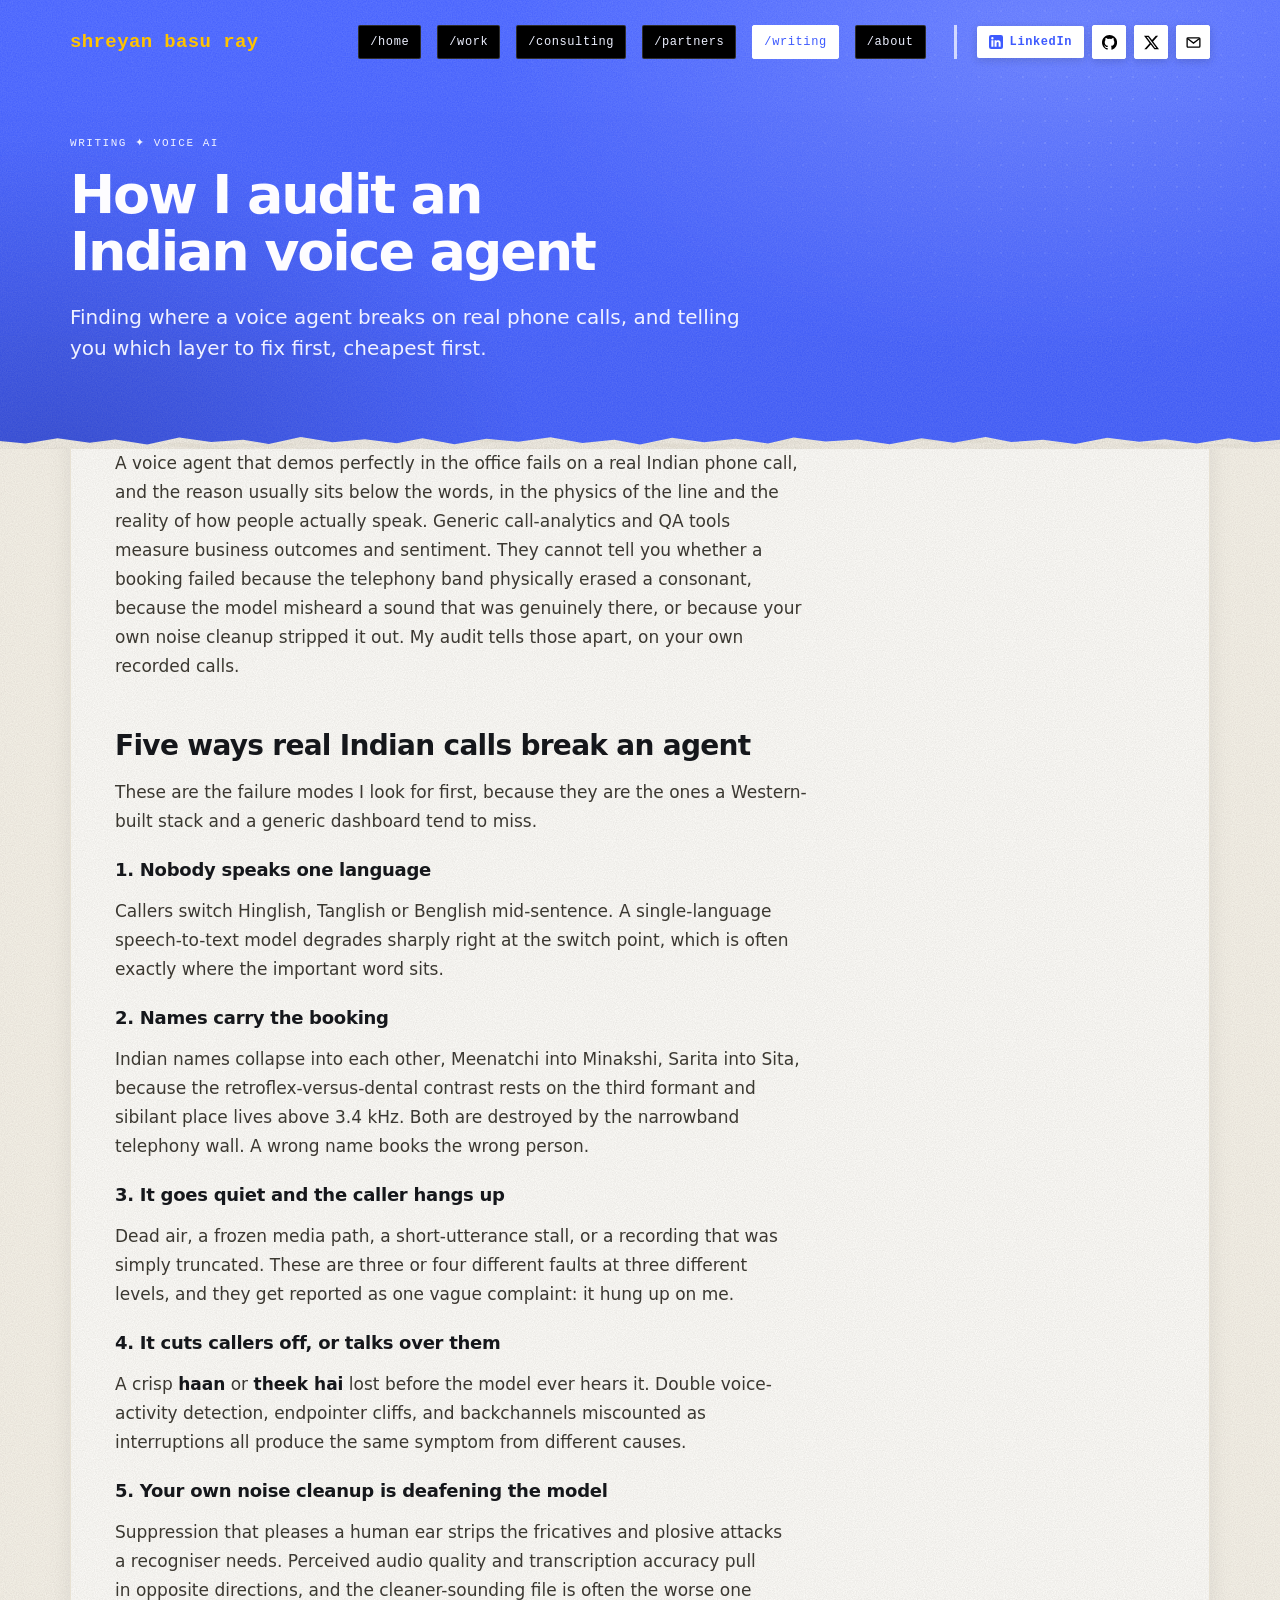
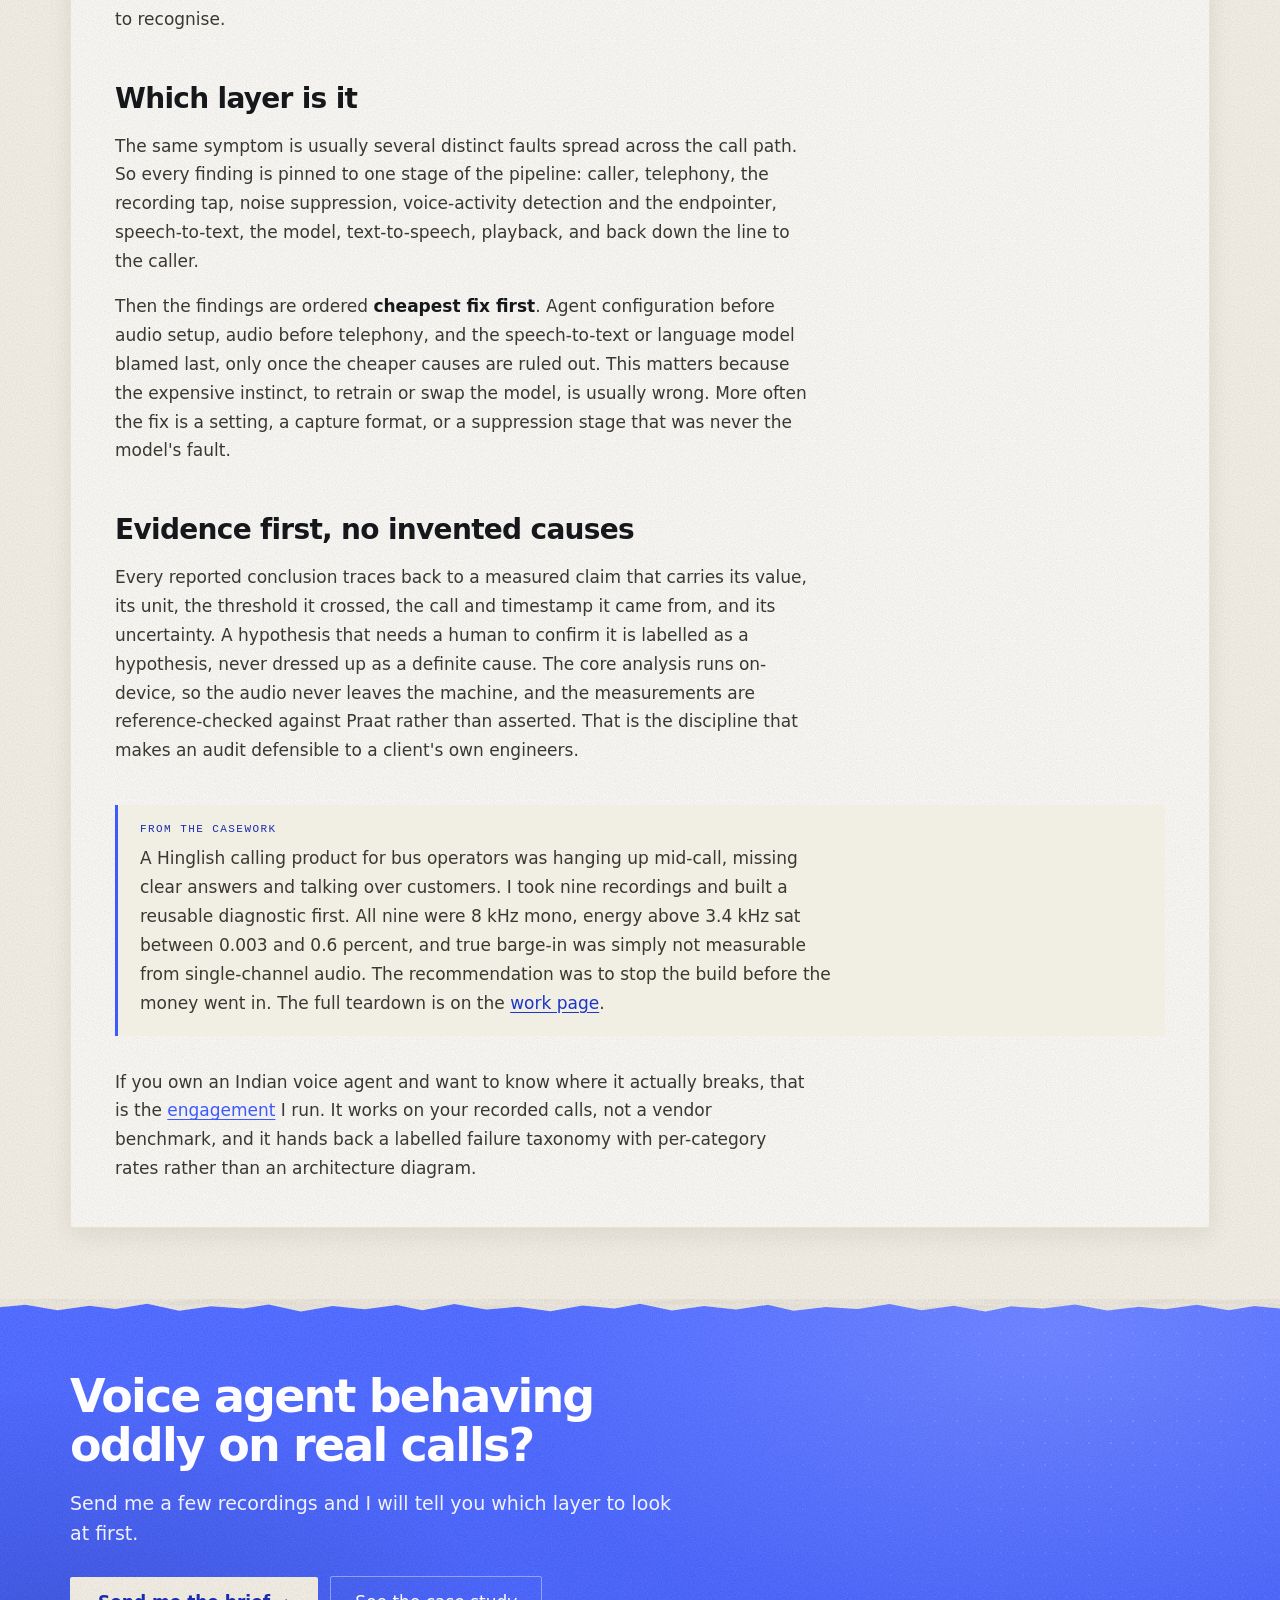
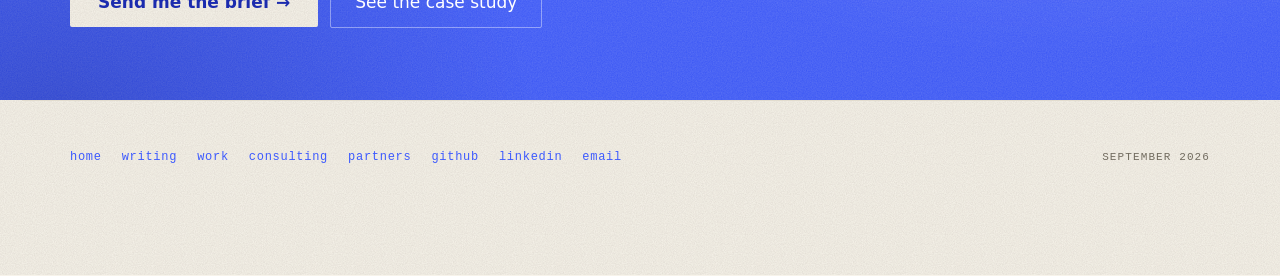
<file: writing/auditing-indian-voice-agents/index.html>
<!doctype html>
<html lang="en">
<head>
<meta charset="utf-8">
<meta name="viewport" content="width=device-width, initial-scale=1">
<meta http-equiv="Content-Security-Policy" content="default-src 'self'; script-src 'self' 'unsafe-inline'; style-src 'self' 'unsafe-inline' https://fonts.googleapis.com; font-src 'self' https://fonts.gstatic.com; img-src 'self' data:; connect-src 'self'; form-action 'none'; base-uri 'self'; object-src 'none'; frame-src 'none'; upgrade-insecure-requests">
<meta name="referrer" content="strict-origin-when-cross-origin">
<title>How I audit an Indian voice agent | Shreyan Basu Ray</title>
<meta name="description" content="A field guide to finding where an Indian voice AI agent breaks on real phone calls, and which layer to fix first. Narrowband telephony, Hinglish code-switching, name confusability, dead air and barge-in, measured cheapest-fix-first.">
<link rel="canonical" href="https://shreyanbasuray.com/writing/auditing-indian-voice-agents/">
<meta name="robots" content="index, follow, max-image-preview:large, max-snippet:-1, max-video-preview:-1">
<meta name="author" content="Shreyan Basu Ray">
<meta name="theme-color" content="#3D5AFE">
<meta property="og:type" content="article">
<meta property="og:site_name" content="Shreyan Basu Ray">
<meta property="og:title" content="How I audit an Indian voice agent">
<meta property="og:description" content="A field guide to finding where an Indian voice AI agent breaks on real phone calls, and which layer to fix first.">
<meta property="og:url" content="https://shreyanbasuray.com/writing/auditing-indian-voice-agents/">
<meta property="og:image" content="https://shreyanbasuray.com/assets/og.jpg">
<meta property="og:image:width" content="1200">
<meta property="og:image:height" content="630">
<meta property="og:image:alt" content="Shreyan Basu Ray, Voice AI auditor and AI product advisor">
<meta property="og:locale" content="en_IN">
<meta name="twitter:card" content="summary_large_image">
<meta name="twitter:site" content="@shreyanbr">
<meta name="twitter:creator" content="@shreyanbr">
<meta name="twitter:title" content="How I audit an Indian voice agent">
<meta name="twitter:description" content="A field guide to finding where an Indian voice AI agent breaks on real phone calls, and which layer to fix first.">
<meta name="twitter:image" content="https://shreyanbasuray.com/assets/og.jpg">
<link rel="icon" href="/favicon.ico" sizes="any">
<link rel="icon" type="image/png" sizes="32x32" href="/assets/icon-32.png">
<link rel="icon" type="image/png" sizes="48x48" href="/assets/icon-48.png">
<link rel="icon" type="image/png" sizes="192x192" href="/assets/icon-192.png">
<link rel="apple-touch-icon" sizes="180x180" href="/assets/icon-180.png">
<link rel="sitemap" type="application/xml" href="/sitemap.xml">
<link rel="alternate" type="text/plain" href="/llms.txt">
<link rel="preconnect" href="https://fonts.googleapis.com">
<link rel="preconnect" href="https://fonts.gstatic.com" crossorigin="">
<link href="https://fonts.googleapis.com/css2?family=Outfit:wght@300;400;500;600;700&amp;family=JetBrains+Mono:wght@400;500&amp;display=swap" rel="stylesheet">
<style>
  body{margin:0;background:#F7F3EA;}
  a{color:#3D5AFE;text-decoration:none;}
  a:hover{color:#1B36C9;}
  @keyframes fadeUp{from{opacity:0;transform:translateY(22px)}to{opacity:1;transform:none}}
  .flink{display:inline-flex;align-items:center;justify-content:center;min-height:44px;min-width:24px}
  html{-webkit-text-size-adjust:100%;text-size-adjust:100%}
  body{overflow-x:hidden}
  @supports (overflow:clip){body{overflow-x:clip}}
  img,svg,video,canvas{max-width:100%}
  .taplink{display:inline-flex;align-items:center;min-height:44px;box-sizing:border-box}
  .navchk{position:absolute;width:1px;height:1px;margin:-1px;padding:0;border:0;overflow:hidden;clip:rect(0 0 0 0);white-space:nowrap}
  .navburger{display:none}
  .navpanel{display:none}
  @media (max-width:820px){
    .navdesk{display:none !important}
    .navburger{display:inline-flex;align-items:center;gap:10px;min-height:44px;padding:0 15px;border:1px solid rgba(255,255,255,.45);box-sizing:border-box;border-radius:2px;color:#FFFFFF;font-family:'JetBrains Mono',monospace;font-size:12px;letter-spacing:.12em;text-transform:uppercase;cursor:pointer;user-select:none}
    .navburger:hover{background:rgba(21,23,27,.16)}
    .navchk:focus-visible ~ .navbar .navburger{outline:2px solid #FFC300;outline-offset:2px}
    .navchk:checked ~ .navpanel{display:block}
    .navchk:checked ~ .navbar .navburger .bopen{display:none}
    .navchk:checked ~ .navbar .navburger .bshut{display:inline}
    .navburger .bshut{display:none}
  }
  .navlink{display:flex;align-items:center;justify-content:space-between;gap:12px;min-height:52px;padding:4px 0;font-family:'JetBrains Mono',monospace;font-size:14px;letter-spacing:.06em;color:#EDF0FF;border-bottom:1px solid rgba(255,255,255,.22)}
  .navlink[aria-current="page"]{color:#FFFFFF;font-weight:700}
  .navlink:hover{color:#FFFFFF}
  .prose p{font-size:17px;line-height:1.7;color:#3B3831;max-width:64ch;margin:16px 0 0;}
  .prose h2{font-size:clamp(22px,2.6vw,28px);font-weight:600;letter-spacing:-.025em;line-height:1.2;margin:48px 0 0;color:#15171B;}
  .prose h3{font-size:18px;font-weight:600;letter-spacing:-.015em;line-height:1.3;margin:22px 0 0;color:#15171B;}
  .prose strong{font-weight:600;color:#15171B;}
.prose p a{text-decoration:underline;text-underline-offset:3px}
  .kick{font-family:'JetBrains Mono',monospace;font-size:11px;letter-spacing:.13em;text-transform:uppercase;}
  @media (prefers-reduced-motion:reduce){*{animation:none !important}}
</style>
<style>picture{display:contents}img{max-width:100%}:focus{outline:2px solid #FFC300;outline-offset:2px}:focus:not(:focus-visible){outline:none}:focus-visible{outline:2px solid #FFC300;outline-offset:2px}
  /* two-tone focus ring: the yellow reads on blue and ink, the dark inner edge reads on cream */
  :focus-visible:not(input):not(textarea):not(select){box-shadow:0 0 0 2px #15171B !important}
  /* reduced motion: stop transitions too, not just keyframe animations */
  @media (prefers-reduced-motion:reduce){*,*::before,*::after{transition-duration:.01ms !important;transition-delay:0s !important}}
  /* scroll reveal: below-the-fold entrances wait until they are on screen (set by the script at the end of body) */
  .rv{opacity:0;animation-name:none !important}
  /* torn-paper headings settle in like a taped note */
  @keyframes tapeIn{0%{opacity:0;transform:translateY(12px) rotate(-3deg) scale(.97)}60%{opacity:1;transform:translateY(0) rotate(.6deg) scale(1.01)}100%{opacity:1;transform:none}}
  /* page to page: the content cross-fades while the nav bar holds still (browsers without view transitions just navigate) */
  @view-transition{navigation:auto}
  .navbar{view-transition-name:site-nav}
  ::view-transition-old(root){animation:vtOut .16s ease-in both}
  ::view-transition-new(root){animation:vtIn .34s cubic-bezier(.22,.7,.2,1) both}
  @keyframes vtOut{to{opacity:0}}
  @keyframes vtIn{from{opacity:0;transform:translateY(8px)}}
  @media (prefers-reduced-motion:reduce){::view-transition-group(*),::view-transition-old(*),::view-transition-new(*){animation:none !important}}
  /* floating WhatsApp button: bottom right on every page, held still across page transitions */
  .wafab{position:fixed;right:max(16px,env(safe-area-inset-right));bottom:max(16px,env(safe-area-inset-bottom));z-index:50;display:inline-flex;align-items:center;gap:10px;min-height:48px;padding:0 18px 0 14px;box-sizing:border-box;border-radius:2px;background:#15171B;color:#FFFFFF;border:1px solid rgba(255,255,255,.3);box-shadow:0 10px 26px rgba(21,23,27,.3);font-family:'JetBrains Mono',monospace;font-size:12px;letter-spacing:.08em;text-transform:uppercase;font-weight:500;view-transition-name:wa-fab;transition:transform .25s ease,opacity .25s ease,visibility .25s,background-color .18s ease,box-shadow .18s ease}
  .wafab svg{flex:0 0 auto;color:#25D366;transition:color .18s ease}
  .wafab.is-away{opacity:0;visibility:hidden;transform:translateY(12px)}
  .wafab:hover{color:#FFFFFF;background:#3D5AFE;transform:translateY(-2px);box-shadow:0 14px 30px rgba(21,23,27,.34)}
  .wafab:hover svg{color:#FFFFFF}
  @media (max-width:520px){
    .wafab{width:52px;min-height:52px;padding:0;justify-content:center}
    .wafab-label{position:absolute;width:1px;height:1px;overflow:hidden;clip:rect(0 0 0 0);white-space:nowrap}
  }
  @media print{.wafab{display:none}}
  @media (min-width:821px) and (max-width:1140px){.navdesk > div + div{border-left:0 !important;padding-left:0 !important}}
  @media (max-width:520px){.herocta > a{flex:1 1 100%;justify-content:center}}
  /* mobile menu */
  @keyframes navIn{from{opacity:0;transform:translateY(-8px)}to{opacity:1;transform:none}}
  .navchk:checked ~ .navpanel{animation:navIn .24s cubic-bezier(.22,.7,.2,1)}
  .navlink[aria-current="page"] span{color:#FFC300}
</style>
<style>.hv1:hover{background:#FFFFFF !important;color:#3D5AFE !important;border-color:#FFFFFF !important}.hv1:focus-visible{background:#FFFFFF !important;color:#3D5AFE !important;border-color:#FFFFFF !important}.hv2:hover{background:#FFFFFF !important;color:#3D5AFE !important}.hv2:focus-visible{background:#FFFFFF !important;color:#3D5AFE !important}.hv3:hover{color:#3D5AFE !important}.hv3:focus-visible{color:#3D5AFE !important}.hv5:hover{background:#FFFFFF !important}.hv5:focus-visible{background:#FFFFFF !important}.hv6:hover{background:rgba(255,255,255,.12) !important}.hv6:focus-visible{background:rgba(255,255,255,.12) !important}.hvli:hover{background:#EEF1FF !important;color:#1B2BAE !important}.hvli:focus-visible{background:#EEF1FF !important;color:#1B2BAE !important}</style>
<script type="application/ld+json">{"@context":"https://schema.org","@graph":[{"@type":"Person","@id":"https://shreyanbasuray.com/#person","name":"Shreyan Basu Ray","alternateName":["Shreyan Basu","Shreyan Ray","shreyanbasuray"],"givenName":"Shreyan","familyName":"Basu Ray","url":"https://shreyanbasuray.com/","image":"https://shreyanbasuray.com/assets/portrait-real.jpg","jobTitle":["Applied Machine Learning Engineer","AI Product Advisor","Responsible AI Consultant","Voice AI Auditor"],"email":"mailto:hello@shreyanbasuray.com","address":{"@type":"PostalAddress","addressCountry":"IN"},"knowsAbout":["Voice AI agents","Voice agent evaluation","Conversational AI diagnostics","Telephony and speech audio analysis","Speech recognition","LLM evaluation","Responsible AI","Production AI systems"],"sameAs":["https://github.com/Shreyan1","https://www.linkedin.com/in/shreyanbasuray","https://x.com/shreyanbr","https://scholar.google.com/citations?user=vih7SfEAAAAJ&hl=en","https://wandb.ai/basurayshreyan","https://huggingface.co/shreyanbr"]},{"@type":"TechArticle","@id":"https://shreyanbasuray.com/writing/auditing-indian-voice-agents/#article","headline":"How I audit an Indian voice agent","description":"A field guide to finding where an Indian voice AI agent breaks on real phone calls, and which layer to fix first.","inLanguage":"en","datePublished":"2026-09-07","dateModified":"2026-09-07","author":{"@id":"https://shreyanbasuray.com/#person"},"publisher":{"@id":"https://shreyanbasuray.com/#person"},"mainEntityOfPage":"https://shreyanbasuray.com/writing/auditing-indian-voice-agents/","about":["Voice AI","Speech recognition","Telephony","Conversational AI"],"keywords":"voice AI audit, Indian voice agent, narrowband telephony, Hinglish code-switching, name confusability, barge-in, dead air, speech-to-text evaluation"},{"@type":"BreadcrumbList","@id":"https://shreyanbasuray.com/writing/auditing-indian-voice-agents/#breadcrumb","itemListElement":[{"@type":"ListItem","position":1,"name":"Home","item":"https://shreyanbasuray.com/"},{"@type":"ListItem","position":2,"name":"Writing","item":"https://shreyanbasuray.com/writing/"},{"@type":"ListItem","position":3,"name":"How I audit an Indian voice agent","item":"https://shreyanbasuray.com/writing/auditing-indian-voice-agents/"}]}]}</script>
<link rel="stylesheet" href="/assets/polish.css">
</head>
<body>
<div style="background:#F7F3EA;color:#15171B;font-family:Outfit,system-ui,sans-serif;">

<div class="band band-top" style="background:#3D5AFE;color:#F4F2FF;">
    <input type="checkbox" id="nav-open" class="navchk" aria-label="Open the menu">
  <div class="navbar" style="max-width:1140px;margin:0 auto;padding:20px clamp(20px,5vw,48px);display:flex;flex-wrap:wrap;justify-content:space-between;align-items:center;gap:16px 24px;">
    <a href="/" style="font-family:'JetBrains Mono',monospace;font-size:19px;font-weight:900;letter-spacing:.02em;color:#FFC300;;display:inline-flex;align-items:center;min-height:44px">shreyan basu ray</a>
    <div class="navdesk" style="display:flex;align-items:center;gap:12px 28px;flex-wrap:wrap;">
      <div style="display:flex;flex-wrap:wrap;gap:8px 16px;font-family:'JetBrains Mono',monospace;font-size:12px;letter-spacing:.05em;">
        <a href="/" style="color:#EDF0FF;padding:9px 11px;border-radius:2px;border:1px solid rgba(255,255,255,.18);background-color:#000000;" class="hv1">/home</a>
        <a href="/work/" style="color:#EDF0FF;padding:9px 11px;border-radius:2px;border:1px solid rgba(255,255,255,.18);background-color:#000000;" class="hv1">/work</a>
        <a href="/consulting/" style="color:#EDF0FF;padding:9px 11px;border-radius:2px;border:1px solid rgba(255,255,255,.18);background-color:#000000;" class="hv1">/consulting</a>
        <a href="/partners/" class="hv1" style="color:#EDF0FF;padding:9px 11px;border-radius:2px;border:1px solid rgba(255,255,255,.18);background-color:#000000;">/partners</a>
        <a href="/writing/" style="color:#3D5AFE;padding:9px 11px;border-radius:2px;border:1px solid #FFFFFF;background-color:#FFFFFF;" aria-current="page">/writing</a>
        <a href="/about/" style="color:#EDF0FF;padding:9px 11px;border-radius:2px;border:1px solid rgba(255,255,255,.18);background-color:#000000;" class="hv1">/about</a>
      </div>
      <div style="display:flex;gap:8px;align-items:center;padding-left:20px;border-left:3px solid rgba(255,255,255,.7);">
        <a href="https://www.linkedin.com/in/shreyanbasuray" class="hvli" aria-label="Connect on LinkedIn" style="display:inline-flex;align-items:center;gap:7px;height:32px;padding:0 12px;border-radius:2px;background:#FFFFFF;color:#3D5AFE;font-family:'JetBrains Mono',monospace;font-size:12px;letter-spacing:.05em;font-weight:700;white-space:nowrap;box-shadow:0 2px 8px rgba(21,23,27,.16);" target="_blank" rel="noopener noreferrer"><svg width="14" height="14" viewBox="0 0 16 16" fill="currentColor" aria-hidden="true"><path d="M13.6 0H2.4A2.4 2.4 0 0 0 0 2.4v11.2A2.4 2.4 0 0 0 2.4 16h11.2a2.4 2.4 0 0 0 2.4-2.4V2.4A2.4 2.4 0 0 0 13.6 0zM5 13.3H2.7V6.1H5v7.2zM3.85 5.1a1.34 1.34 0 1 1 0-2.68 1.34 1.34 0 0 1 0 2.68zM13.3 13.3H11V9.5c0-.9-.32-1.52-1.13-1.52-.62 0-.99.42-1.15.82-.06.15-.08.35-.08.55v3.95H6.35s.03-6.4 0-7.2h2.29v1.02c.3-.47.85-1.14 2.06-1.14 1.5 0 2.6.98 2.6 3.08v4.24z"></path></svg>LinkedIn</a>
        <a href="https://github.com/Shreyan1" aria-label="GitHub" style="display:flex;align-items:center;justify-content:center;width:32px;height:32px;border:1px solid #FFFFFF;border-radius:2px;background:#FFFFFF;color:#000000;box-shadow:0 2px 8px rgba(10,15,40,.18);" target="_blank" rel="noopener noreferrer" class="hvli">
          <svg width="15" height="15" viewBox="0 0 16 16" fill="currentColor" aria-hidden="true"><path d="M8 0C3.58 0 0 3.58 0 8c0 3.54 2.29 6.53 5.47 7.59.4.07.55-.17.55-.38v-1.34c-2.23.49-2.7-1.07-2.7-1.07-.36-.93-.89-1.18-.89-1.18-.73-.5.05-.49.05-.49.81.06 1.23.83 1.23.83.72 1.23 1.88.87 2.34.67.07-.52.28-.87.51-1.07-1.78-.2-3.64-.89-3.64-3.95 0-.87.31-1.59.83-2.15-.08-.2-.36-1.02.08-2.12 0 0 .67-.21 2.2.82a7.6 7.6 0 0 1 4 0c1.53-1.03 2.2-.82 2.2-.82.44 1.1.16 1.92.08 2.12.52.56.83 1.28.83 2.15 0 3.07-1.87 3.75-3.65 3.95.29.25.54.73.54 1.48v2.19c0 .21.15.46.55.38A8 8 0 0 0 8 0z"></path></svg>
        </a>
        <a href="https://x.com/shreyanbr" aria-label="Shreyan on X" style="display:flex;align-items:center;justify-content:center;width:32px;height:32px;border:1px solid #FFFFFF;border-radius:2px;background:#FFFFFF;color:#000000;box-shadow:0 2px 8px rgba(10,15,40,.18);" target="_blank" rel="noopener noreferrer" class="hvli">
          <svg width="15" height="15" viewBox="0 0 24 24" fill="currentColor" aria-hidden="true"><path d="M18.9 1.15h3.68l-8.04 9.19L24 22.85h-7.41l-5.8-7.58-6.64 7.58H.47l8.6-9.83L0 1.15h7.59l5.25 6.93zm-1.29 19.5h2.04L6.49 3.24H4.3z"></path></svg>
        </a>
        <a href="mailto:hello@shreyanbasuray.com" aria-label="Email" style="display:flex;align-items:center;justify-content:center;width:32px;height:32px;border:1px solid #FFFFFF;border-radius:2px;background:#FFFFFF;color:#000000;box-shadow:0 2px 8px rgba(10,15,40,.18);" class="hvli">
          <svg width="15" height="15" viewBox="0 0 16 16" fill="none" stroke="currentColor" stroke-width="1.4" aria-hidden="true"><rect x="1.2" y="3" width="13.6" height="10" rx="1"></rect><path d="M1.6 3.8 8 8.6l6.4-4.8"></path></svg>
        </a>
      </div>
    </div>
        <label for="nav-open" class="navburger">
          <svg class="bopen" width="16" height="14" viewBox="0 0 16 14" fill="none" stroke="currentColor" stroke-width="1.8" stroke-linecap="round" aria-hidden="true"><path d="M1 2h14M1 7h14M1 12h14"></path></svg><svg class="bshut" width="16" height="14" viewBox="0 0 16 14" fill="none" stroke="currentColor" stroke-width="1.8" stroke-linecap="round" aria-hidden="true"><path d="M2 1l12 12M14 1 2 13"></path></svg>
          <span class="bopen">menu</span><span class="bshut">close</span>
        </label>
  </div>
    <div class="navpanel">
      <div style="max-width:1140px;margin:0 auto;padding:4px clamp(20px,5vw,48px) 24px;">
        <a href="/" class="navlink">/home<span aria-hidden="true">&rarr;</span></a>
        <a href="/work/" class="navlink">/work<span aria-hidden="true">&rarr;</span></a>
        <a href="/consulting/" class="navlink">/consulting<span aria-hidden="true">&rarr;</span></a>
        <a href="/partners/" class="navlink">/partners<span aria-hidden="true">→</span></a>
        <a href="/writing/" class="navlink" aria-current="page">/writing<span aria-hidden="true">&bull;</span></a>
        <a href="/about/" class="navlink">/about<span aria-hidden="true">&rarr;</span></a>
        <div style="display:flex;flex-wrap:wrap;gap:10px;padding-top:18px;">
          <a href="https://www.linkedin.com/in/shreyanbasuray" class="hvli" aria-label="Connect on LinkedIn" style="display:inline-flex;align-items:center;gap:9px;height:44px;padding:0 18px;border-radius:2px;background:#FFFFFF;color:#3D5AFE;font-family:'JetBrains Mono',monospace;font-size:13px;letter-spacing:.05em;font-weight:700;white-space:nowrap;" target="_blank" rel="noopener noreferrer"><svg width="17" height="17" viewBox="0 0 16 16" fill="currentColor" aria-hidden="true"><path d="M13.6 0H2.4A2.4 2.4 0 0 0 0 2.4v11.2A2.4 2.4 0 0 0 2.4 16h11.2a2.4 2.4 0 0 0 2.4-2.4V2.4A2.4 2.4 0 0 0 13.6 0zM5 13.3H2.7V6.1H5v7.2zM3.85 5.1a1.34 1.34 0 1 1 0-2.68 1.34 1.34 0 0 1 0 2.68zM13.3 13.3H11V9.5c0-.9-.32-1.52-1.13-1.52-.62 0-.99.42-1.15.82-.06.15-.08.35-.08.55v3.95H6.35s.03-6.4 0-7.2h2.29v1.02c.3-.47.85-1.14 2.06-1.14 1.5 0 2.6.98 2.6 3.08v4.24z"></path></svg>LinkedIn</a>
        <a class="hvli" href="https://github.com/Shreyan1" aria-label="GitHub" target="_blank" rel="noopener noreferrer" style="display:flex;align-items:center;justify-content:center;width:44px;height:44px;border:1px solid #FFFFFF;border-radius:2px;background:#FFFFFF;color:#000000;"><svg width="17" height="17" viewBox="0 0 16 16" fill="currentColor" aria-hidden="true"><path d="M8 0C3.58 0 0 3.58 0 8c0 3.54 2.29 6.53 5.47 7.59.4.07.55-.17.55-.38v-1.34c-2.23.49-2.7-1.07-2.7-1.07-.36-.93-.89-1.18-.89-1.18-.73-.5.05-.49.05-.49.81.06 1.23.83 1.23.83.72 1.23 1.88.87 2.34.67.07-.52.28-.87.51-1.07-1.78-.2-3.64-.89-3.64-3.95 0-.87.31-1.59.83-2.15-.08-.2-.36-1.02.08-2.12 0 0 .67-.21 2.2.82a7.6 7.6 0 0 1 4 0c1.53-1.03 2.2-.82 2.2-.82.44 1.1.16 1.92.08 2.12.52.56.83 1.28.83 2.15 0 3.07-1.87 3.75-3.65 3.95.29.25.54.73.54 1.48v2.19c0 .21.15.46.55.38A8 8 0 0 0 8 0z"></path></svg></a>
          <a class="hvli" href="https://x.com/shreyanbr" aria-label="Shreyan on X" target="_blank" rel="noopener noreferrer" style="display:flex;align-items:center;justify-content:center;width:44px;height:44px;border:1px solid #FFFFFF;border-radius:2px;background:#FFFFFF;color:#000000;"><svg width="17" height="17" viewBox="0 0 24 24" fill="currentColor" aria-hidden="true"><path d="M18.9 1.15h3.68l-8.04 9.19L24 22.85h-7.41l-5.8-7.58-6.64 7.58H.47l8.6-9.83L0 1.15h7.59l5.25 6.93zm-1.29 19.5h2.04L6.49 3.24H4.3z"></path></svg></a>
          <a class="hvli" href="mailto:hello@shreyanbasuray.com" aria-label="Email" style="display:flex;align-items:center;justify-content:center;width:44px;height:44px;border:1px solid #FFFFFF;border-radius:2px;background:#FFFFFF;color:#000000;"><svg width="17" height="17" viewBox="0 0 16 16" fill="none" stroke="currentColor" stroke-width="1.4" aria-hidden="true"><rect x="1.2" y="3" width="13.6" height="10" rx="1"></rect><path d="M1.6 3.8 8 8.6l6.4-4.8"></path></svg></a>
        </div>
      </div>
    </div>

  <div style="max-width:1140px;margin:0 auto;padding:52px clamp(20px,5vw,48px) 84px;">
    <div class="kick" style="letter-spacing:.14em;color:#F0F2FF;"><a href="/writing/" style="color:#F0F2FF;">writing</a> &#10022; voice ai</div>
    <h1 style="animation:fadeUp .9s cubic-bezier(.22,.7,.2,1) .1s both;margin:18px 0 0;font-size:clamp(32px,5vw,54px);line-height:1.05;letter-spacing:-.04em;font-weight:600;max-width:18ch;color:#FDFCFF;">How I audit an Indian voice agent</h1>
    <p style="animation:fadeUp .9s cubic-bezier(.22,.7,.2,1) .2s both;margin:22px 0 0;font-size:20px;line-height:1.55;color:#F0F2FF;max-width:56ch;font-weight:300;">Finding where a voice agent breaks on real phone calls, and telling you which layer to fix first, cheapest first.</p>
  </div>
</div>

<div style="max-width:1140px;margin:0 auto;padding:0 clamp(20px,5vw,48px);">
  <div class="prose" style="background:#FEFDFA;border:1px solid #E8E2D4;border-radius:3px;padding:clamp(24px,5vw,44px);box-shadow:0 8px 24px rgba(21,23,27,.08);margin-top:-44px;">

    <p style="margin-top:0;">A voice agent that demos perfectly in the office fails on a real Indian phone call, and the reason usually sits below the words, in the physics of the line and the reality of how people actually speak. Generic call-analytics and QA tools measure business outcomes and sentiment. They cannot tell you whether a booking failed because the telephony band physically erased a consonant, because the model misheard a sound that was genuinely there, or because your own noise cleanup stripped it out. My audit tells those apart, on your own recorded calls.</p>

    <h2>Five ways real Indian calls break an agent</h2>
    <p>These are the failure modes I look for first, because they are the ones a Western-built stack and a generic dashboard tend to miss.</p>

    <h3>1. Nobody speaks one language</h3>
    <p>Callers switch Hinglish, Tanglish or Benglish mid-sentence. A single-language speech-to-text model degrades sharply right at the switch point, which is often exactly where the important word sits.</p>

    <h3>2. Names carry the booking</h3>
    <p>Indian names collapse into each other, Meenatchi into Minakshi, Sarita into Sita, because the retroflex-versus-dental contrast rests on the third formant and sibilant place lives above 3.4 kHz. Both are destroyed by the narrowband telephony wall. A wrong name books the wrong person.</p>

    <h3>3. It goes quiet and the caller hangs up</h3>
    <p>Dead air, a frozen media path, a short-utterance stall, or a recording that was simply truncated. These are three or four different faults at three different levels, and they get reported as one vague complaint: it hung up on me.</p>

    <h3>4. It cuts callers off, or talks over them</h3>
    <p>A crisp <strong>haan</strong> or <strong>theek hai</strong> lost before the model ever hears it. Double voice-activity detection, endpointer cliffs, and backchannels miscounted as interruptions all produce the same symptom from different causes.</p>

    <h3>5. Your own noise cleanup is deafening the model</h3>
    <p>Suppression that pleases a human ear strips the fricatives and plosive attacks a recogniser needs. Perceived audio quality and transcription accuracy pull in opposite directions, and the cleaner-sounding file is often the worse one to recognise.</p>

    <h2>Which layer is it</h2>
    <p>The same symptom is usually several distinct faults spread across the call path. So every finding is pinned to one stage of the pipeline: caller, telephony, the recording tap, noise suppression, voice-activity detection and the endpointer, speech-to-text, the model, text-to-speech, playback, and back down the line to the caller.</p>
    <p>Then the findings are ordered <strong>cheapest fix first</strong>. Agent configuration before audio setup, audio before telephony, and the speech-to-text or language model blamed last, only once the cheaper causes are ruled out. This matters because the expensive instinct, to retrain or swap the model, is usually wrong. More often the fix is a setting, a capture format, or a suppression stage that was never the model's fault.</p>

    <h2>Evidence first, no invented causes</h2>
    <p>Every reported conclusion traces back to a measured claim that carries its value, its unit, the threshold it crossed, the call and timestamp it came from, and its uncertainty. A hypothesis that needs a human to confirm it is labelled as a hypothesis, never dressed up as a definite cause. The core analysis runs on-device, so the audio never leaves the machine, and the measurements are reference-checked against Praat rather than asserted. That is the discipline that makes an audit defensible to a client's own engineers.</p>

    <div style="margin:40px 0 0;border-left:3px solid #3D5AFE;background:#F1EEE4;padding:18px 22px;border-radius:0 2px 2px 0;">
      <div class="kick" style="color:#1B2BAE;">from the casework</div>
      <p style="margin:9px 0 0;">A Hinglish calling product for bus operators was hanging up mid-call, missing clear answers and talking over customers. I took nine recordings and built a reusable diagnostic first. All nine were 8 kHz mono, energy above 3.4 kHz sat between 0.003 and 0.6 percent, and true barge-in was simply not measurable from single-channel audio. The recommendation was to stop the build before the money went in. The full teardown is on the <a href="/work/" style="color:#1B36C9;">work page</a>.</p>
    </div>

    <p style="margin-top:32px;">If you own an Indian voice agent and want to know where it actually breaks, that is the <a href="/consulting/">engagement</a> I run. It works on your recorded calls, not a vendor benchmark, and it hands back a labelled failure taxonomy with per-category rates rather than an architecture diagram.</p>

  </div>
</div>

<div class="band band-foot" style="margin-top:72px;background:#3D5AFE;color:#F4F2FF;">
  <div style="max-width:1140px;margin:0 auto;padding:72px clamp(20px,5vw,48px);">
    <h2 style="margin:0;font-size:clamp(30px,4vw,46px);font-weight:600;letter-spacing:-.04em;line-height:1.06;max-width:22ch;color:#FDFCFF;">Voice agent behaving oddly on real calls?</h2>
    <p style="margin:18px 0 0;font-size:19px;line-height:1.6;color:#F0F2FF;max-width:50ch;">Send me a few recordings and I will tell you which layer to look at first.</p>
    <div style="display:flex;flex-wrap:wrap;gap:12px;margin-top:28px;align-items:center;">
      <a class="taplink hv5" href="/#brief" style="display:inline-flex;align-items:center;background:#F7F3EA;color:#1B2BAE;padding:15px 28px;font-size:17px;font-weight:600;border-radius:2px;">Send me the brief &rarr;</a>
      <a href="/work/" style="display:inline-flex;align-items:center;border:1px solid rgba(255,255,255,.4);color:#FFFFFF;padding:15px 24px;font-size:17px;font-weight:500;border-radius:2px;" class="hv6">See the case study</a>
    </div>
  </div>
</div>

<div style="max-width:1140px;margin:0 auto;padding:34px clamp(20px,5vw,48px) 96px;border-top:1px solid #E2DCCE;display:flex;flex-wrap:wrap;justify-content:space-between;gap:16px 32px;align-items:center;">
  <div style="display:flex;flex-wrap:wrap;gap:20px;font-family:'JetBrains Mono',monospace;font-size:12px;letter-spacing:.06em;font-weight:500;">
    <a href="/" class="flink">home</a>
    <a href="/writing/" class="flink">writing</a>
    <a href="/work/" class="flink">work</a>
    <a href="/consulting/" class="flink">consulting</a>
    <a href="/partners/" class="flink">partners</a>
    <a href="https://github.com/Shreyan1" class="flink" target="_blank" rel="noopener noreferrer">github</a>
    <a href="https://www.linkedin.com/in/shreyanbasuray" class="flink" target="_blank" rel="noopener noreferrer">linkedin</a>
    <a href="mailto:hello@shreyanbasuray.com" class="flink">email</a>
  </div>
  <span style="font-family:'JetBrains Mono',monospace;font-size:11px;letter-spacing:.1em;text-transform:uppercase;color:#716B5F;">september 2026</span>
</div>

</div>

<a class="wafab" href="https://api.whatsapp.com/send/?phone=919830152522&amp;text=Hey%20Shreyan!%20I%20reached%20out%20from%20your%20website.&amp;type=phone_number&amp;app_absent=0" target="_blank" rel="noopener noreferrer"><svg width="20" height="20" viewBox="0 0 16 16" fill="currentColor" aria-hidden="true"><path d="M8.02 0C3.7 0 .2 3.5.2 7.82c0 1.38.36 2.72 1.04 3.9L0 16l4.4-1.16a7.8 7.8 0 0 0 3.62.9c4.32 0 7.82-3.5 7.82-7.82S12.34 0 8.02 0zm4.6 11.06c-.2.55-1.16 1.06-1.6 1.1-.44.05-.86.22-2.9-.6-2.46-.99-4-3.5-4.12-3.66-.12-.16-.98-1.3-.98-2.48 0-1.18.62-1.76.84-2 .22-.24.48-.3.64-.3h.46c.15 0 .35-.06.54.4l.75 1.8c.06.13.1.28.01.45l-.28.42c-.09.12-.19.25-.08.44.11.19.5.82 1.07 1.33.73.65 1.35.86 1.54.95.19.1.3.08.42-.05l.6-.7c.15-.19.28-.14.47-.07l1.7.8c.19.09.32.13.37.21.05.08.05.48-.15 1.03z"></path></svg><span class="wafab-label">WhatsApp me</span></a>
<script>
(function(){
  var fab = document.querySelector(".wafab"), hero = document.querySelector("h1");
  if (!fab || !hero || !("IntersectionObserver" in window)) return;
  fab.classList.add("is-away");
  new IntersectionObserver(function(entries){ fab.classList.toggle("is-away", entries[0].isIntersecting); }).observe(hero);
})();
</script>
<script>
(function(){
  if (!("IntersectionObserver" in window) || window.matchMedia("(prefers-reduced-motion: reduce)").matches) return;
  var waiting = Array.prototype.filter.call(document.querySelectorAll('[style*="fadeUp"], [style*="tapeIn"], [style*="snapDrop"], .esc-bar'), function(el){
    return el.getBoundingClientRect().top > window.innerHeight;
  });
  if (!waiting.length) return;
  waiting.forEach(function(el){ el.classList.add("rv"); });
  var io = new IntersectionObserver(function(entries){
    var shown = entries.filter(function(e){ return e.isIntersecting; }).map(function(e){ return e.target; });
    shown.sort(function(a, b){
      var ra = a.getBoundingClientRect(), rb = b.getBoundingClientRect();
      return (ra.top - rb.top) || (ra.left - rb.left);
    });
    shown.forEach(function(el, i){
      io.unobserve(el);
      if (i) el.style.animationDelay = Math.min(i, 5) * 80 + "ms";
      el.classList.remove("rv");
    });
  }, { rootMargin: "0px 0px -8% 0px", threshold: 0.1 });
  waiting.forEach(function(el){ io.observe(el); });
})();
</script>
</body>
</html>
</file>
<file: assets/polish.css>
/* Polish layer, loaded last on every page.
   It refines the existing look (type, depth, edges, motion) without changing layout,
   so each page's own inline styles stay the source of truth for structure. */

:root{
  --ink:#15171B;
  --blue:#3D5AFE;
  --cream:#F7F3EA;
  --ease-out:cubic-bezier(.2,.8,.2,1);
  /* faint paper grain, drawn once and tiled */
  /* paper: a fine warm grain for the cream page */
  --grain:url("data:image/svg+xml,%3Csvg xmlns='http://www.w3.org/2000/svg' width='220' height='220'%3E%3Cfilter id='n'%3E%3CfeTurbulence type='fractalNoise' baseFrequency='.85' numOctaves='3' stitchTiles='stitch'/%3E%3CfeColorMatrix values='0 0 0 0 .08 0 0 0 0 .07 0 0 0 0 .05 0 0 0 .55 0'/%3E%3C/filter%3E%3Crect width='100%25' height='100%25' filter='url(%23n)' opacity='.38'/%3E%3C/svg%3E");
  /* paper fibres: long, soft streaks at a larger scale, so the page reads as stock rather than as noise */
  --fibre:url("data:image/svg+xml,%3Csvg xmlns='http://www.w3.org/2000/svg' width='480' height='480'%3E%3Cfilter id='f'%3E%3CfeTurbulence type='fractalNoise' baseFrequency='.012 .18' numOctaves='2' seed='7' stitchTiles='stitch'/%3E%3CfeColorMatrix values='0 0 0 0 .35 0 0 0 0 .28 0 0 0 0 .16 0 0 0 1.1 -.55'/%3E%3C/filter%3E%3Crect width='100%25' height='100%25' filter='url(%23f)' opacity='.3'/%3E%3C/svg%3E");
  /* cards: the same grain, lighter, so cards stay a cleaner sheet than the page they sit on */
  --grain-soft:url("data:image/svg+xml,%3Csvg xmlns='http://www.w3.org/2000/svg' width='200' height='200'%3E%3Cfilter id='n'%3E%3CfeTurbulence type='fractalNoise' baseFrequency='.9' numOctaves='3' stitchTiles='stitch'/%3E%3CfeColorMatrix values='0 0 0 0 .08 0 0 0 0 .07 0 0 0 0 .05 0 0 0 .55 0'/%3E%3C/filter%3E%3Crect width='100%25' height='100%25' filter='url(%23n)' opacity='.24'/%3E%3C/svg%3E");
  /* ink and blue: a light film grain, so dark and saturated surfaces stop looking digital-flat */
  --grain-light:url("data:image/svg+xml,%3Csvg xmlns='http://www.w3.org/2000/svg' width='200' height='200'%3E%3Cfilter id='n'%3E%3CfeTurbulence type='fractalNoise' baseFrequency='.8' numOctaves='3' stitchTiles='stitch'/%3E%3CfeColorMatrix values='0 0 0 0 1 0 0 0 0 1 0 0 0 0 1 0 0 0 .7 0'/%3E%3C/filter%3E%3Crect width='100%25' height='100%25' filter='url(%23n)' opacity='.22'/%3E%3C/svg%3E");
  /* the torn edge, same hand as the taped section headings */
  --torn:polygon(0 100%,0 48%,2% 64%,4.5% 30%,7% 58%,9% 38%,11.5% 70%,14% 26%,16.5% 54%,19% 40%,21% 66%,23.5% 22%,26% 56%,28.5% 36%,31% 62%,33% 30%,35.5% 68%,38% 34%,40.5% 52%,43% 24%,45.5% 60%,48% 40%,50% 70%,52.5% 28%,55% 56%,57.5% 34%,60% 64%,62% 26%,64.5% 50%,67% 38%,69.5% 68%,72% 30%,74.5% 58%,77% 22%,79% 54%,81.5% 40%,84% 66%,86.5% 28%,89% 52%,91% 36%,93.5% 64%,96% 30%,98% 56%,100% 40%,100% 100%);
}

/* ---------- type ---------- */
html{scroll-behavior:smooth;scroll-padding-top:24px}
@media (prefers-reduced-motion:reduce){html{scroll-behavior:auto}}
body{
  -webkit-font-smoothing:antialiased;
  -moz-osx-font-smoothing:grayscale;
  text-rendering:optimizeLegibility;
  font-kerning:normal;
  background-image:var(--grain),var(--fibre);
  background-size:220px 220px,480px 480px;
}

/* ---------- textures on every surface ---------- */
/* paper cards and insets */
[style*="background:#FEFDFA"],
[style*="background:#F7F3EA"],
[style*="background:#F1EBDB"],
[style*="background:#F2EDE1"]{
  background-image:var(--grain-soft) !important;
  background-size:200px 200px !important;
}
/* ink sections, the taped headings and the blue chips */
[style*="background:#15171B"],
[style*="background:#1D2027"],
[style*="background:#3D5AFE"]:not(.band){
  background-image:var(--grain-light) !important;
  background-size:200px 200px !important;
}
h1,h2,h3{text-wrap:balance}
p,li,blockquote{text-wrap:pretty}
::selection{background:#FFC300;color:var(--ink)}

/* ---------- the blue bands ---------- */
.band{
  position:relative;
  isolation:isolate;
  /* a soft light from the top right and a little weight in the bottom left, so the blue has depth instead of reading flat */
  background-image:
    radial-gradient(900px 520px at 82% 8%,rgba(255,255,255,.16),transparent 62%),
    radial-gradient(760px 520px at 4% 104%,rgba(10,16,80,.22),transparent 64%),
    linear-gradient(180deg,rgba(255,255,255,.03),rgba(0,0,0,.04)),
    var(--grain-light) !important;
  background-size:auto,auto,auto,200px 200px !important;
}
.band::before{
  /* a quiet dot grid, masked so it fades out toward the text */
  content:"";position:absolute;inset:0;z-index:-1;pointer-events:none;
  background-image:radial-gradient(rgba(255,255,255,.22) 1px,transparent 1.4px);
  background-size:22px 22px;
  -webkit-mask-image:radial-gradient(700px 420px at 88% 30%,#000,transparent 72%);
          mask-image:radial-gradient(700px 420px at 88% 30%,#000,transparent 72%);
  opacity:.55;
}
/* blue gives way to cream along a torn edge rather than a ruler-straight line */
.band-top::after,
.band-foot::after{
  content:"";position:absolute;left:0;right:0;height:16px;pointer-events:none;
  background-color:var(--cream);background-image:var(--grain),var(--fibre);background-size:220px 220px,480px 480px;
}
.band-top::after{bottom:-1px;clip-path:var(--torn)}
.band-foot::after{top:-1px;clip-path:var(--torn);transform:scaleY(-1)}
@media (max-width:520px){.band-top::after,.band-foot::after{height:10px}}

/* ---------- cards ---------- */
/* softer, layered shadow in place of the single flat one, and a slower settle on hover */
[style*="box-shadow:0 6px 18px rgba(21,23,27,.07)"]{
  box-shadow:0 1px 0 rgba(21,23,27,.03),0 2px 4px rgba(21,23,27,.03),0 14px 30px -14px rgba(21,23,27,.20) !important;
  transition:transform .35s var(--ease-out),box-shadow .35s var(--ease-out),border-color .35s ease !important;
}
.hv6:hover,.hv8:hover,.hv6:focus-within,.hv8:focus-within{
  transform:translateY(-4px) !important;
  border-color:#D9D1BF !important;
  box-shadow:0 1px 0 rgba(21,23,27,.03),0 6px 10px rgba(21,23,27,.04),0 26px 44px -18px rgba(21,23,27,.30) !important;
}
/* a blue rule draws across the top of a card as you reach for it */
.hv6::before,.hv8::before{
  content:"";position:absolute;left:-1px;right:-1px;top:-1px;height:2px;z-index:3;pointer-events:none;
  background:var(--blue);transform:scaleX(0);transform-origin:0 50%;
  transition:transform .45s var(--ease-out);
}
.hv6:hover::before,.hv8:hover::before,.hv6:focus-within::before,.hv8:focus-within::before{transform:scaleX(1)}

/* ---------- small things ---------- */
/* the portrait gets a thin halo so it sits on the blue rather than being cut out of it */
.hero-portrait [data-flip] img{box-shadow:0 0 0 8px rgba(255,255,255,.08),0 18px 40px -16px rgba(10,16,80,.55) !important}
/* footer and inline text links underline from the left on hover */
p a:not([class]),li a:not([class]){
  background-image:linear-gradient(currentColor,currentColor);
  background-size:0 1px;background-position:0 100%;background-repeat:no-repeat;
  transition:background-size .3s var(--ease-out),color .18s ease;
}
p a:not([class]):hover,li a:not([class]):hover{background-size:100% 1px}

@media (prefers-reduced-motion:reduce){
  .hv6:hover,.hv8:hover,.hv6:focus-within,.hv8:focus-within{transform:none !important}
}
@media print{
  body,[style*="background:#"]{background-image:none !important}
  .band::before,.band-top::after,.band-foot::after{display:none}
}
</file>
